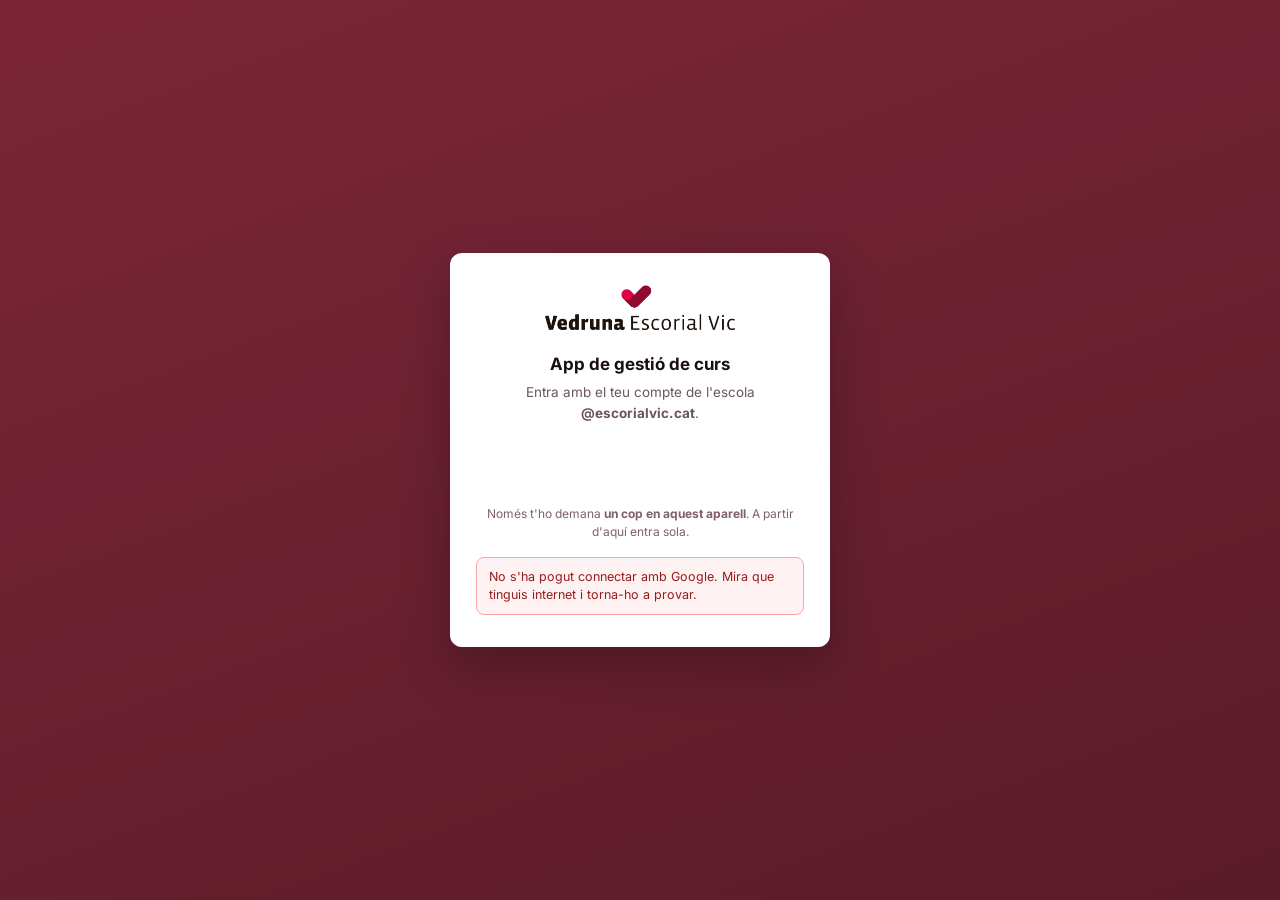
<file: index.html>
<!DOCTYPE html>
<html lang="ca">
<head>
  <meta charset="UTF-8">
  <meta name="viewport" content="width=device-width, initial-scale=1.0">
  <title>Vedruna Escorial Vic · Gestió de Notes</title>
  <link rel="icon" type="image/x-icon" href="img/favicon.ico?v=10">
  <link rel="icon" type="image/svg+xml" href="img/favicon.svg?v=10">
  <link rel="icon" type="image/png" sizes="32x32" href="img/favicon-32.png?v=10">
  <link rel="icon" type="image/png" sizes="16x16" href="img/favicon-16.png?v=10">
  <link rel="apple-touch-icon" sizes="180x180" href="img/apple-touch-icon.png?v=10">
  <link rel="manifest" href="manifest.webmanifest">
  <meta name="theme-color" content="#4A1520">
  <meta name="apple-mobile-web-app-capable" content="yes">
  <meta name="apple-mobile-web-app-status-bar-style" content="black-translucent">
  <meta name="apple-mobile-web-app-title" content="Gestió Curs">
  <meta name="mobile-web-app-capable" content="yes">
  <link rel="preconnect" href="https://fonts.googleapis.com">
  <link rel="preconnect" href="https://fonts.gstatic.com" crossorigin>
  <link rel="preconnect" href="https://script.google.com">
  <link rel="preconnect" href="https://script.googleusercontent.com">
  <link href="https://fonts.googleapis.com/css2?family=Inter:wght@300;400;500;600;700&display=swap" rel="stylesheet">
  <link rel="stylesheet" href="css/main.css?v=v391">
</head>
<body>
  <!-- ⚠ El primer que troba el tabulador: saltar-se el menú i anar al
       contingut. Sense això calia passar 24 elements a cada pantalla
       (auditoria 6/9/2026). -->
  <a href="#contingut" class="salta-al-contingut">Salta al contingut</a>

  <!-- Botó menú (només mòbil) -->
  <button class="mobile-menu-btn" id="mobileMenuBtn" onclick="toggleSidebar()" aria-label="Obrir menú">
    <svg viewBox="0 0 24 24" fill="none" stroke="currentColor" stroke-width="2.2"><line x1="3" y1="6" x2="21" y2="6"/><line x1="3" y1="12" x2="21" y2="12"/><line x1="3" y1="18" x2="21" y2="18"/></svg>
  </button>

<!-- LA PANTALLA D'ARRENCADA
       És la primera cosa que veu qualsevol cada matí, i per això és a
       l'HTML i no la pinta el JS: ha de ser-hi des del primer instant,
       abans que carregui res. Se'n va sola quan l'app ja té les dades. -->
  <div class="arrencada" id="arrencada">
    <div class="arrencada-caixa">
      <img class="arrencada-logo" src="img/logo-horitzontal.png" alt="Vedruna Escorial Vic">
      <p class="arrencada-curs">Curs 2026 · 2027</p>
      <div class="arrencada-barra" role="progressbar" aria-label="Carregant"><span></span></div>
      <p class="arrencada-estat" id="arrencadaEstat" role="status" aria-live="polite">Posant-ho tot al dia…</p>
      <button type="button" class="arrencada-surt" id="arrencadaSurt" onclick="_arrencadaFora(true)" hidden>
        Entrar igualment
      </button>
    </div>
  </div>

  <div class="sidebar-overlay" id="sidebarOverlay" onclick="closeSidebar()"></div>

  <!-- SIDEBAR -->
  <nav class="sidebar" id="sidebar">
    <div class="sidebar-brand">
      <img src="img/logo-horitzontal.png" alt="Vedruna Escorial Vic">
      <p class="sidebar-brand-title" id="sidebarBrandTitle">Gestió de curs · Tutors</p>
    </div>
    <div class="sidebar-nav">
      <a class="nav-item nav-item-profile nav-item-profile-top" href="#" onclick="showPage('perfil'); return false;">
        <span class="nav-profile-avatar" id="navProfileAvatar">M</span>
        <span class="nav-profile-name" id="navProfileName">El meu perfil</span>
      </a>

      <div class="nav-section-label">General</div>

      <a class="nav-item" href="#" onclick="showPage('home'); return false;">
        <svg viewBox="0 0 24 24" fill="none" stroke="currentColor" stroke-width="1.8"><rect x="3" y="3" width="7" height="7" rx="1"/><rect x="14" y="3" width="7" height="7" rx="1"/><rect x="3" y="14" width="7" height="7" rx="1"/><rect x="14" y="14" width="7" height="7" rx="1"/></svg>
        Inici
      </a>
      <a class="nav-item" href="#" onclick="showPage('horari'); return false;">
        <svg viewBox="0 0 24 24" fill="none" stroke="currentColor" stroke-width="1.8"><circle cx="12" cy="12" r="10"/><polyline points="12 6 12 12 16 14"/></svg>
        Horari
      </a>
      <a class="nav-item" href="#" onclick="showPage('planning'); return false;">
        <svg viewBox="0 0 24 24" fill="none" stroke="currentColor" stroke-width="1.8"><rect x="3" y="3" width="18" height="18" rx="2"/><line x1="9" y1="3" x2="9" y2="21"/><line x1="15" y1="3" x2="15" y2="21"/><line x1="3" y1="9" x2="21" y2="9"/><line x1="3" y1="15" x2="21" y2="15"/></svg>
        Planning setmanal
      </a>
      <a class="nav-item" href="#" onclick="showPage('calendari'); return false;">
        <svg viewBox="0 0 24 24" fill="none" stroke="currentColor" stroke-width="1.8"><rect x="3" y="4" width="18" height="18" rx="2"/><line x1="16" y1="2" x2="16" y2="6"/><line x1="8" y1="2" x2="8" y2="6"/><line x1="3" y1="10" x2="21" y2="10"/><circle cx="12" cy="16" r="2" fill="currentColor"/></svg>
        Calendari mensual
      </a>
      <a class="nav-item" href="#" onclick="showPage('tasques'); return false;">
        <svg viewBox="0 0 24 24" fill="none" stroke="currentColor" stroke-width="1.8"><line x1="9" y1="6" x2="20" y2="6"/><line x1="9" y1="12" x2="20" y2="12"/><line x1="9" y1="18" x2="20" y2="18"/><polyline points="4 6 5 7 7 5"/><polyline points="4 12 5 13 7 11"/><polyline points="4 18 5 19 7 17"/></svg>
        Tasques
      </a>
      <a class="nav-item" id="navAlumnes" href="#" onclick="showPage('alumnes'); return false;">
        <svg viewBox="0 0 24 24" fill="none" stroke="currentColor" stroke-width="1.8"><path d="M17 21v-2a4 4 0 0 0-4-4H5a4 4 0 0 0-4 4v2"/><circle cx="9" cy="7" r="4"/><path d="M23 21v-2a4 4 0 0 0-3-3.87M16 3.13a4 4 0 0 1 0 7.75"/></svg>
        Alumnes
      </a>
      <!-- NOMÉS a l'app de direcció: _rolAplicaInterficie() l'ensenya -->
      <a class="nav-item" id="navDocents" style="display:none" href="#" onclick="showPage('docents'); return false;">
        <svg viewBox="0 0 24 24" fill="none" stroke="currentColor" stroke-width="1.8"><path d="M22 10v6M2 10l10-5 10 5-10 5z"/><path d="M6 12v5c3 3 9 3 12 0v-5"/></svg>
        Docents
      </a>
      <a class="nav-item" href="#" onclick="showPage('observacions'); return false;">
        <svg viewBox="0 0 24 24" fill="none" stroke="currentColor" stroke-width="1.8"><path d="M21 15a2 2 0 0 1-2 2H7l-4 4V5a2 2 0 0 1 2-2h14a2 2 0 0 1 2 2z"/></svg>
        Observacions
      </a>
      <a class="nav-item" href="#" onclick="showPage('assoliments'); return false;">
        <svg viewBox="0 0 24 24" fill="none" stroke="currentColor" stroke-width="1.8"><circle cx="12" cy="12" r="10"/><polyline points="16 8 10 14 7 11"/></svg>
        Assoliments
      </a>
      <a class="nav-item" href="#" onclick="showPage('registres'); return false;">
        <svg viewBox="0 0 24 24" fill="none" stroke="currentColor" stroke-width="1.8"><path d="M9 5H7a2 2 0 0 0-2 2v12a2 2 0 0 0 2 2h10a2 2 0 0 0 2-2V7a2 2 0 0 0-2-2h-2M9 5a2 2 0 0 0 2 2h2a2 2 0 0 0 2-2M9 5a2 2 0 0 1 2-2h2a2 2 0 0 1 2 2"/><line x1="9" y1="12" x2="15" y2="12"/><line x1="9" y1="16" x2="13" y2="16"/></svg>
        Registres d'aula
      </a>

      <div class="nav-section-label" style="margin-top:10px;">Assignatures</div>
      <div id="navAssignatures">
        <!-- Es genera dinàmicament del perfil (perfilRenderNavAssigs) -->
      </div>

      <!-- Les eines: un sol botó que obre la pàgina amb una targeta per
           eina. Fins a la v295 hi havia un desplegable al menú i això era
           opcional; des de la v296 és l'única manera, per a tothom. -->
      <a class="nav-item nav-item-eines" id="navEinesPagina" href="#" onclick="showPage('eines'); return false;">
        <!-- Una caixa d'eines. ⚠ NO la clau anglesa: és la mateixa icona que
             l'assignatura «Tallers» (veure `_assigIcon`), i just a sota de les
             assignatures semblava una assignatura més (en Pol, 17/10/2026). -->
        <svg viewBox="0 0 24 24" fill="none" stroke="currentColor" stroke-width="1.8"><path d="M3 9h18v10a2 2 0 0 1-2 2H5a2 2 0 0 1-2-2z"/><path d="M8 9V6a2 2 0 0 1 2-2h4a2 2 0 0 1 2 2v3"/><path d="M3 14h18"/></svg>
        Eines
      </a>
      <!-- ⚠ AQUESTA LLISTA NO ES VEU, I HA DE SEGUIR AQUÍ.

           És d'on surten les targetes de la pàgina d'Eines
           (`renderEines()`): d'aquí en treu la icona, el rètol i quina
           pàgina obre cadascuna. Si una eina s'afegeix aquí, la targeta hi
           apareix sola; i les que una mestra no té (`#navSeients` a una
           especialista, `#navRubaval` o `#navAules` a qui no les ha
           demanades) no hi surten, perquè el seu botó ja queda amagat.
           Per tant: afegir una eina = afegir-hi un `<a>` aquí dins. -->
      <div id="einesItems" style="display:none">
        <a class="nav-item" href="#" onclick="showPage('grups'); return false;">
          <svg viewBox="0 0 24 24" fill="none" stroke="currentColor" stroke-width="1.8"><circle cx="9" cy="7" r="3"/><path d="M3 21v-2a4 4 0 0 1 4-4h4a4 4 0 0 1 4 4v2"/><circle cx="17" cy="7" r="3"/><path d="M23 21v-2a4 4 0 0 0-3-3.87"/></svg>
          Generador de grups
        </a>
        <a class="nav-item" href="#" onclick="showPage('comentaris'); return false;">
          <svg viewBox="0 0 24 24" fill="none" stroke="currentColor" stroke-width="1.8"><path d="M12 20h9"/><path d="M16.5 3.5a2.121 2.121 0 0 1 3 3L7 19l-4 1 1-4L16.5 3.5z"/></svg>
          Generador de comentaris
        </a>
        <a class="nav-item" id="navSeients" href="#" onclick="showPage('seients'); return false;">
          <svg viewBox="0 0 24 24" fill="none" stroke="currentColor" stroke-width="1.8"><rect x="4" y="4" width="7" height="7" rx="1"/><rect x="13" y="4" width="7" height="7" rx="1"/><rect x="4" y="13" width="7" height="7" rx="1"/><rect x="13" y="13" width="7" height="7" rx="1"/></svg>
          Distribució de l'aula
        </a>
        <a class="nav-item" href="#" onclick="showPage('reunions'); return false;">
          <svg viewBox="0 0 24 24" fill="none" stroke="currentColor" stroke-width="1.8"><rect x="3" y="4" width="18" height="18" rx="2"/><line x1="16" y1="2" x2="16" y2="6"/><line x1="8" y1="2" x2="8" y2="6"/><line x1="3" y1="10" x2="21" y2="10"/><polyline points="9 15 11 17 15 13"/></svg>
          Convocar reunions
        </a>
        <a class="nav-item" href="#" onclick="showPage('postits'); return false;">
          <svg viewBox="0 0 24 24" fill="none" stroke="currentColor" stroke-width="1.8"><path d="M15 3H5a2 2 0 0 0-2 2v14a2 2 0 0 0 2 2h9l7-7V5a2 2 0 0 0-2-2z"/><path d="M15 21v-6a2 2 0 0 1 2-2h4"/></svg>
          Notes i post-its
        </a>
        <!-- La meva llibreta: neix amagada. Només la veu qui tingui
             `window.EINES_LLIBRETA = true` al seu js/personal.js. -->
        <a class="nav-item" id="navLlibreta" style="display:none" href="#" onclick="showPage('llibreta'); return false;">
          <svg viewBox="0 0 24 24" fill="none" stroke="currentColor" stroke-width="1.8"><path d="M4 19.5A2.5 2.5 0 0 1 6.5 17H20"/><path d="M6.5 2H20v20H6.5A2.5 2.5 0 0 1 4 19.5v-15A2.5 2.5 0 0 1 6.5 2z"/></svg>
          La meva llibreta
        </a>
        <!-- Aules lliures: neix amagada. Només la veu qui tingui
             `window.EINES_AULES = true` al seu js/personal.js. -->
        <a class="nav-item" id="navAules" style="display:none" href="#" onclick="showPage('aules'); return false;">
          <svg viewBox="0 0 24 24" fill="none" stroke="currentColor" stroke-width="1.8"><path d="M3 21h18"/><path d="M5 21V8l7-5 7 5v13"/><path d="M10 21v-5h4v5"/></svg>
          Aules lliures
        </a>
        <!-- Rúbriques d'avaluació: neix amagada. Només la veu qui tingui
             `window.EINES_RUBAVAL = true` al seu js/personal.js. -->
        <a class="nav-item" id="navRubaval" style="display:none" href="#" onclick="showPage('rubaval'); return false;">
          <svg viewBox="0 0 24 24" fill="none" stroke="currentColor" stroke-width="1.8"><rect x="3" y="4" width="18" height="16" rx="2"/><line x1="3" y1="10" x2="21" y2="10"/><line x1="9" y1="10" x2="9" y2="20"/><path d="M13 14h5M13 17h3"/></svg>
          Rúbriques d'avaluació
        </a>
        <!-- Anàlisi del curs: neix amagada. Només la veu qui tingui
             `window.EINES_ANALISI = true` al seu js/personal.js. -->
        <a class="nav-item" id="navAnalisi" style="display:none" href="#" onclick="showPage('analisi'); return false;">
          <svg viewBox="0 0 24 24" fill="none" stroke="currentColor" stroke-width="1.8"><path d="M3 3v18h18"/><rect x="7" y="12" width="3" height="6" rx="0.5"/><rect x="12" y="8" width="3" height="10" rx="0.5"/><rect x="17" y="5" width="3" height="13" rx="0.5"/></svg>
          Anàlisi del curs
        </a>
        <!-- Temporitzador: neix amagat. Només el veu qui tingui
             `window.EINES_TEMPORITZADOR = true` al seu js/personal.js. -->
        <a class="nav-item" id="navTemporitzador" style="display:none" href="#" onclick="showPage('temporitzador'); return false;">
          <svg viewBox="0 0 24 24" fill="none" stroke="currentColor" stroke-width="1.8"><circle cx="12" cy="13" r="8"/><path d="M12 9v4l2.5 2"/><path d="M9 2h6"/></svg>
          Temporitzador
        </a>
      </div>
    </div>

    <div class="sidebar-footer">
      <div class="sidebar-footer-row">
        <a class="nav-item nav-item-half" href="manual.html" target="_blank">
          <svg viewBox="0 0 24 24" fill="none" stroke="currentColor" stroke-width="1.8"><path d="M2 3h6a4 4 0 0 1 4 4v14a3 3 0 0 0-3-3H2z"/><path d="M22 3h-6a4 4 0 0 0-4 4v14a3 3 0 0 1 3-3h7z"/></svg>
          Manual d'ús
        </a>
        <a class="nav-item nav-item-half" href="#" onclick="openConfig(); return false;">
          <svg viewBox="0 0 24 24" fill="none" stroke="currentColor" stroke-width="1.8"><circle cx="12" cy="12" r="3"/><path d="M19.07 4.93a10 10 0 0 1 0 14.14M4.93 4.93a10 10 0 0 0 0 14.14"/></svg>
          Configuració
        </a>
      </div>
      <div class="sidebar-sync-row">
        <a class="sidebar-sheets-link" href="#" id="linkFullPrincipal" target="_blank" title="Obrir full de càlcul" onclick="return _obreFullPrincipal(event)">
          <svg viewBox="0 0 24 24" width="13" height="13" fill="none" stroke="currentColor" stroke-width="2"><path d="M14 2H6a2 2 0 0 0-2 2v16a2 2 0 0 0 2 2h12a2 2 0 0 0 2-2V8z"/><polyline points="14 2 14 8 20 8"/><line x1="16" y1="13" x2="8" y2="13"/><line x1="16" y1="17" x2="8" y2="17"/></svg>
          Full de càlcul
        </a>
        <div class="sidebar-sync">
          <div class="sync-dot" id="syncDot"></div>
          <span id="syncText">No configurat</span>
          <span id="syncHora" class="sync-hora" style="display:none"></span>
        </div>
      </div>
    </div>
  </nav>

  <!-- MAIN -->
  <div class="main" id="contingut" role="main" tabindex="-1">


    <!-- PÀGINA: INICI -->
    <div class="page-content" id="page-home">
      <section class="hero">
        <p class="hero-eyebrow">Curs 2026 · 2027</p>
        <h1 class="hero-title" id="heroGreeting">Benvingut/da!</h1>
        <p class="hero-tagline">Un gran curs necessita una gran organització.</p>
      </section>

      <div class="setup-banner" id="setupBanner">
        <svg viewBox="0 0 24 24" fill="none" stroke="currentColor" stroke-width="1.8" stroke-linecap="round" stroke-linejoin="round"><circle cx="12" cy="12" r="10"/><line x1="12" y1="8" x2="12" y2="12"/><line x1="12" y1="16" x2="12.01" y2="16"/></svg>
        <div class="setup-banner-text">
          <strong>Pas 1:</strong> Configura la connexió amb Google Sheets via Apps Script.
          <button type="button" class="setup-banner-link" onclick="openConfig()">Obrir configuració →</button>
        </div>
      </div>
      <div id="statsRow" style="display:none"></div>

      <!-- ACCÉS RÀPID -->
      <div style="margin-top:12px">
        <div class="home-accions-grid">
          <div class="home-accio" id="homeAccioAlumnes" onclick="showPage('alumnes')">
            <svg viewBox="0 0 24 24" fill="none" stroke="currentColor" stroke-width="1.8"><path d="M17 21v-2a4 4 0 0 0-4-4H5a4 4 0 0 0-4 4v2"/><circle cx="9" cy="7" r="4"/><path d="M23 21v-2a4 4 0 0 0-3-3.87M16 3.13a4 4 0 0 1 0 7.75"/></svg>
            Alumnes
          </div>
          <div class="home-accio" onclick="showPage('planning')">
            <svg viewBox="0 0 24 24" fill="none" stroke="currentColor" stroke-width="1.8"><rect x="3" y="3" width="18" height="18" rx="2"/><line x1="9" y1="3" x2="9" y2="21"/><line x1="15" y1="3" x2="15" y2="21"/><line x1="3" y1="9" x2="21" y2="9"/><line x1="3" y1="15" x2="21" y2="15"/></svg>
            Planning
          </div>
          <div class="home-accio" onclick="showPage('calendari')">
            <svg viewBox="0 0 24 24" fill="none" stroke="currentColor" stroke-width="1.8"><rect x="3" y="4" width="18" height="18" rx="2"/><line x1="16" y1="2" x2="16" y2="6"/><line x1="8" y1="2" x2="8" y2="6"/><line x1="3" y1="10" x2="21" y2="10"/><circle cx="12" cy="16" r="2" fill="currentColor"/></svg>
            Calendari
          </div>
          <div class="home-accio" onclick="showPage('tasques')" style="position:relative">
            <svg viewBox="0 0 24 24" fill="none" stroke="currentColor" stroke-width="1.8"><line x1="9" y1="6" x2="20" y2="6"/><line x1="9" y1="12" x2="20" y2="12"/><line x1="9" y1="18" x2="20" y2="18"/><polyline points="4 6 5 7 7 5"/><polyline points="4 12 5 13 7 11"/><polyline points="4 18 5 19 7 17"/></svg>
            Tasques
            <span class="home-badge" id="homeTasquesBadge" style="display:none"></span>
          </div>
          <div class="home-accio" onclick="showPage('observacions')">
            <svg viewBox="0 0 24 24" fill="none" stroke="currentColor" stroke-width="1.8"><path d="M21 15a2 2 0 0 1-2 2H7l-4 4V5a2 2 0 0 1 2-2h14a2 2 0 0 1 2 2z"/></svg>
            Observacions
          </div>
          <div class="home-accio" onclick="showPage('registres')">
            <svg viewBox="0 0 24 24" fill="none" stroke="currentColor" stroke-width="1.8"><path d="M9 5H7a2 2 0 0 0-2 2v12a2 2 0 0 0 2 2h10a2 2 0 0 0 2-2V7a2 2 0 0 0-2-2h-2M9 5a2 2 0 0 0 2 2h2a2 2 0 0 0 2-2M9 5a2 2 0 0 1 2-2h2a2 2 0 0 1 2 2"/><line x1="9" y1="12" x2="15" y2="12"/><line x1="9" y1="16" x2="13" y2="16"/></svg>
            Registres d'aula
          </div>
        </div>
      </div>

  

    <!-- AVÍS FORT — sobre «Possibles actualitzacions»
         Neix amagat. Només el veu qui el tingui encès al seu js/personal.js
         (`window.AVIS_INICI = '<id de l avis>'`) i mentre no l'hagi marcat
         com a llegit. Un cop marcat, no torna a sortir mai més, ni en un
         altre aparell: es desa al perfil. El TEXT viu aquí; l'id només diu
         quin avís és, per si algun dia n'hi ha un altre. Veure
         js/millores.js. -->
      <div class="home-avis-fort" id="avisInici" style="display:none" role="alert">
        <svg viewBox="0 0 24 24" fill="none" stroke="currentColor" stroke-width="1.9" aria-hidden="true" stroke-linecap="round" stroke-linejoin="round"><path d="M10.29 3.86 1.82 18a2 2 0 0 0 1.71 3h16.94a2 2 0 0 0 1.71-3L13.71 3.86a2 2 0 0 0-3.42 0z"/><line x1="12" y1="9" x2="12" y2="13"/><line x1="12" y1="17" x2="12.01" y2="17"/></svg>
        <div class="home-avis-fort-cos">
          <p class="home-avis-fort-text">Els <strong>assoliments</strong> ja es generen sols. A Assoliments hi trobaràs els objectius d'aprenentatge que ha publicat direcció per al teu curs i el trimestre: <strong>ja no els has d'entrar un per un</strong> ni descarregar cap document. Només has de marcar cada alumne. De moment hi ha els del 1r trimestre i encara estan en revisió, i si hi veus res estrany tens el botó <strong>Avís d'error</strong> al costat d'«Afegir objectiu».</p>
          <button type="button" class="home-avis-fort-ok" onclick="avisIniciMarcaLlegit()">Marcar com a llegit</button>
        </div>
      </div>

    <!-- POSSIBLES ACTUALITZACIONS -->
      <button type="button" class="home-millores" onclick="obreMillores()">
        <svg id="homeMilloresEstrella" viewBox="0 0 24 24" fill="none" stroke="currentColor" stroke-width="1.8" aria-hidden="true"><path d="M12 2l2.4 5.6L20 9l-4.4 3.7L17 19l-5-3-5 3 1.4-6.3L4 9l5.6-1.4z"/></svg>
        <span class="home-millores-compte" id="homeMilloresCompte" style="display:none" role="status"></span>
        <span class="home-millores-text">
          <strong>Possibles actualitzacions</strong>
          <span>Coses que altres mestres ja fan servir. Si te'n serveix cap, demana-la.</span>
        </span>
      </button>


      <!-- BLOC AVUI + SETMANA -->
      <div class="home-top-grid" style="margin-top:12px">

        <!-- Avui: horari + subtext -->
        <div class="home-card home-avui">
          <div class="home-card-header">
            <span class="home-card-label" id="homeAvuiLabel">Avui</span>
            <span class="home-card-header-right" id="homeTrimestreLabel"></span>
          </div>
          <!-- Les coses d'avui que no són una franja de l'horari: qui fa
               anys i el que hi hagi apuntat al dia d'avui del planning.
               Van a dalt de tot perquè es vegin sense desplaçar, i el bloc
               no hi és quan no hi ha res a dir. -->
          <div id="homeAvuiDestacats" class="home-avui-destacats" style="display:none"></div>
          <div id="homeHorari" class="home-horari-list">
            <p class="home-empty-hint">L'horari es mostrarà quan estigui configurat.</p>
          </div>
        </div>

        <!-- Recordatoris: tasques d'avui + coses de la setmana -->
        <div class="home-card home-recordatoris">
          <div class="home-card-header">
            <span class="home-card-label">Per tenir en compte</span>
          </div>
          <div id="homeRecordatoris" class="home-rec-list">
            <p class="home-empty-hint">Sense recordatoris per avui.</p>
          </div>
        </div>
      </div>

      <!-- BLOC SETMANA -->
      <div class="home-card home-setmana" style="margin-top:12px">
        <div class="home-card-header">
          <span class="home-card-label">Com pinta la setmana</span>
          <button class="btn btn-ghost btn-sm" onclick="showPage('planning')">Veure planning →</button>
        </div>
        <div id="homeSetmana" class="home-setmana-grid"></div>
      </div>


      <!-- ENLLAÇOS D'INTERÈS -->
      <div style="margin-top:12px">
        <div class="home-links-mini">
          <a class="home-link-mini" href="https://mail.google.com/mail/u/0/#inbox" target="_blank" title="Gmail">
            <img src="img/link_gmail.png" alt="Gmail" width="40" height="40">
          </a>
          <a class="home-link-mini" href="https://drive.google.com/drive/my-drive" target="_blank" title="Google Drive">
            <img src="img/link_drive.png" alt="Google Drive" width="40" height="40">
          </a>
          <a class="home-link-mini" href="https://escorialvic.clickedu.eu/user.php?action=login" target="_blank" title="Clickedu">
            <img src="img/link_clickedu.png" alt="Clickedu" width="40" height="40">
          </a>
          <a class="home-link-mini" data-cfg="coordinacio" href="#" target="_blank" title="Coordinació">
            <img src="img/link_coordinacio.png" alt="Coordinació" width="40" height="40">
          </a>
          <a class="home-link-mini" data-cfg="classdojo" href="#" target="_blank" title="ClassDojo">
            <img src="img/link_classdojo.png" alt="ClassDojo" width="40" height="40">
          </a>
        </div>
      </div>
    </div>

    <!-- PÀGINA: HORARI -->
    <div class="page-content page-hidden" id="page-horari">
      <div class="page-inner">
        <div class="horari-header">
          <div>
            <h1 class="hero-title" style="margin:0">Horari</h1>
            <p class="hero-tagline" style="margin:4px 0 0">La teva plantilla setmanal. En aplicar-la, omple el planning de tot el curs.</p>
          </div>
          <div class="horari-header-actions">
            <button class="btn btn-ghost btn-sm" onclick="obrePdfHorari()">Omplir-lo amb el PDF</button>
            <button class="btn btn-ghost btn-sm" onclick="obreImportHorari()">Importar ràpid</button>
            <button class="btn btn-primary btn-sm" onclick="aplicarHorariAlPlanning()">Aplicar al planning</button>
          </div>
        </div>
        <div class="horari-grid-wrap">
          <table class="horari-grid" id="horariGrid"></table>
        </div>
        <p class="modal-hint" style="margin-top:12px">Clica una casella per assignar-hi una matèria. Les matèries que posis aquí es crearan automàticament a l'app.</p>
      </div>
    </div>

    <!-- EL QUE EL LECTOR NO HA ENTÈS DEL DOCUMENT -->
    <div class="modal-overlay" id="dubtesOverlay" onclick="if(event.target===this)tancaDubtes()">
      <div class="modal" style="width:min(680px, calc(100vw - 32px))">
        <div class="modal-header">
          <div>
            <div class="modal-header-title">Coses del document que no he sabut col·locar</div>
            <div class="modal-header-sub" id="dubtesSub">—</div>
          </div>
          <button class="modal-close" aria-label="Tancar" title="Tancar" onclick="tancaDubtes()"><svg viewBox="0 0 24 24" fill="none" stroke="currentColor" stroke-width="2"><path d="M18 6L6 18M6 6l12 12"/></svg></button>
        </div>
        <div class="modal-body">
          <p class="modal-hint" style="margin:0 0 14px">
            Quan no estic segur de qui és una cosa del document, <strong>no la poso a la fitxa
            de ningú</strong> i te la deixo aquí. Val més que hi falti a que surti al nen
            equivocat.
          </p>
          <div id="dubtesLlista"></div>
        </div>
        <div class="modal-footer">
          <button class="btn btn-secondary" onclick="tancaDubtes()">Tancar</button>
        </div>
      </div>
    </div>

    <!-- MODAL: editar casella d'horari -->
    <div class="modal-overlay" id="horariCellOverlay" onclick="if(event.target===this)closeHorariCell()">
      <div class="modal" style="max-width:420px">
        <div class="modal-header">
          <div class="modal-header-title" id="horariCellTitle">Casella</div>
          <button class="modal-close" aria-label="Tancar" title="Tancar" onclick="closeHorariCell()"><svg viewBox="0 0 24 24" fill="none" stroke="currentColor" stroke-width="2"><path d="M18 6L6 18M6 6l12 12"/></svg></button>
        </div>
        <div class="modal-body">
          <div class="modal-field">
            <div class="modal-label">Matèria</div>
            <!-- Enter desa: és un camp sol amb un botó Desar, i prémer Enter
                 aquí no feia res (segona auditoria, 8/9/2026). Amb 35 caselles
                 per omplir, haver d'agafar el ratolí a cada una és molta feina. -->
            <input class="modal-input" id="horariCellAssig" list="horariAssigList" placeholder="Ex: Matemàtiques" autocomplete="off" maxlength="40" aria-label="Matèria" onkeydown="if(event.key==='Enter'){event.preventDefault();desarHorariCell();}">
            <datalist id="horariAssigList"></datalist>
            <div class="modal-hint">Escriu-la o tria'n una de ja existents.</div>
          </div>
          <div class="horari-quick" id="horariQuickChips"></div>
          <div class="horari-rols-block" id="horariRolsBlock" style="display:none">
            <div class="modal-label" style="margin-top:16px">Encàrrecs del pati</div>
            <div class="horari-rols" id="horariRolsChips"></div>
          </div>
        </div>
        <div class="modal-footer">
          <button class="btn btn-secondary" onclick="buidarHorariCell()">Buidar</button>
          <button class="btn btn-primary" onclick="desarHorariCell()">Desar</button>
        </div>
      </div>
    </div>

    <!-- MODAL: importar horari ràpid -->
    <div class="modal-overlay" id="importHorariOverlay" onclick="if(event.target===this)closeImportHorari()">
      <div class="modal" style="max-width:560px">
        <div class="modal-header">
          <div>
            <div class="modal-header-title">Importar horari</div>
            <div class="modal-header-sub">Enganxa'l i l'app l'omple sol</div>
          </div>
          <button class="modal-close" aria-label="Tancar" title="Tancar" onclick="closeImportHorari()"><svg viewBox="0 0 24 24" fill="none" stroke="currentColor" stroke-width="2"><path d="M18 6L6 18M6 6l12 12"/></svg></button>
        </div>
        <div class="modal-body">
          <div class="modal-field">
            <div class="modal-label">Enganxa l'horari</div>
            <textarea class="modal-textarea" id="importHorariText" rows="9" oninput="_renderImportPreview()" placeholder="Una fila per franja horària, i les matèries de dilluns a divendres separades per tabulador o coma.

Exemple:
Matemàtiques, Català, Medi, Anglès, Matemàtiques
Català, Matemàtiques, Anglès, Medi, Català
..." aria-label="Enganxa aquí l horari"></textarea>
            <div class="modal-hint">Pots copiar-lo directament d'un full de càlcul (les columnes s'enganxen amb tabuladors). Cada fila = una franja; cada columna = un dia (dilluns→divendres). No hi posis la fila del pati: la zona de vigilància s'anota després clicant les caselles de pati.</div>
          </div>
          <div id="importHorariPreview" class="import-preview"></div>
        </div>
        <div class="modal-footer">
          <button class="btn btn-secondary" onclick="closeImportHorari()">Cancel·lar</button>
          <button class="btn btn-primary" onclick="aplicarImportHorari()">Omplir horari</button>
        </div>
      </div>
    </div>


    <!-- POSSIBLES ACTUALITZACIONS -->
    <div class="modal-overlay" id="milloresOverlay" onclick="if(event.target===this)tancaMillores()">
      <div class="modal" style="width:min(680px, calc(100vw - 32px))">
        <div class="modal-header">
          <div>
            <div class="modal-header-title">Possibles actualitzacions</div>
            <div class="modal-header-sub">Coses que ja funcionen a l'app d'algú altre</div>
          </div>
          <button class="modal-close" aria-label="Tancar" title="Tancar" onclick="tancaMillores()"><svg viewBox="0 0 24 24" fill="none" stroke="currentColor" stroke-width="2"><path d="M18 6L6 18M6 6l12 12"/></svg></button>
        </div>
        <div class="modal-body">
          <p class="modal-hint" style="margin:0 0 14px">
            Llegeix-les amb calma. Si te'n serveix alguna, clica <strong>«Jo la vull!»</strong>
            i li arribarà a en Pol amb el teu nom. No es fa res fins que ell t'ho prepari.
          </p>
          <div id="milloresLlista"></div>
        </div>
        <div class="modal-footer">
          <button class="btn btn-secondary" onclick="tancaMillores()">Tancar</button>
        </div>
      </div>
    </div>

    <!-- DEMANAR-NE UNA -->
    <div class="modal-overlay" id="milloraConfirmaOverlay" onclick="if(event.target===this)tancaMilloraConfirma()">
      <div class="modal" style="width:min(480px, calc(100vw - 32px))">
        <div class="modal-header">
          <div>
            <div class="modal-header-title">Demanar-la</div>
            <div class="modal-header-sub" id="milloraConfirmaQue">—</div>
          </div>
          <button class="modal-close" aria-label="Tancar" title="Tancar" onclick="tancaMilloraConfirma()"><svg viewBox="0 0 24 24" fill="none" stroke="currentColor" stroke-width="2"><path d="M18 6L6 18M6 6l12 12"/></svg></button>
        </div>
        <div class="modal-body">
          <div class="modal-field">
            <label class="modal-label" for="milloraNota">Vols dir-li res més? (opcional)</label>
            <textarea class="modal-textarea" id="milloraNota" rows="3" placeholder="Ex: si pot ser abans de les entrevistes de desembre, millor."></textarea>
            <div class="modal-hint">S'enviarà un correu a en Pol amb el teu nom i què demanes. Res més.</div>
          </div>
        </div>
        <div class="modal-footer">
          <button class="btn btn-secondary" onclick="tancaMilloraConfirma()">Cancel·lar</button>
          <button class="btn btn-primary" onclick="milloraEnvia()">Enviar-li</button>
        </div>
      </div>
    </div>

    <!-- TINC UNA IDEA! (des de la pàgina d'Eines) -->
    <div class="modal-overlay" id="ideaOverlay" onclick="if(event.target===this)tancaIdea()">
      <div class="modal" style="width:min(520px, calc(100vw - 32px))">
        <div class="modal-header">
          <div>
            <div class="modal-header-title">Tinc una idea!</div>
            <div class="modal-header-sub">Una eina que et faria servei, o una cosa que t'aniria millor d'una altra manera</div>
          </div>
          <button class="modal-close" aria-label="Tancar" title="Tancar" onclick="tancaIdea()"><svg viewBox="0 0 24 24" fill="none" stroke="currentColor" stroke-width="2"><path d="M18 6L6 18M6 6l12 12"/></svg></button>
        </div>
        <div class="modal-body">
          <div class="modal-field">
            <label class="modal-label" for="ideaText">Explica-la com et surti</label>
            <textarea class="modal-textarea" id="ideaText" rows="5" placeholder="Escriu la teva idea aquí"></textarea>
            <div class="modal-hint">No cal que estigui ben rodona ni que sàpigues com es faria: amb entendre què necessites ja n'hi ha prou. S'enviarà un correu a en Pol amb el teu nom i el que escriguis aquí. Res més.</div>
          </div>
        </div>
        <div class="modal-footer">
          <button class="btn btn-secondary" onclick="tancaIdea()">Cancel·lar</button>
          <button class="btn btn-primary" onclick="ideaEnvia()">Enviar-li</button>
        </div>
      </div>
    </div>

    <!-- IMPORTAR L'HORARI DES DEL PDF DE L'ESCOLA -->
    <div class="modal-overlay" id="pdfHorariOverlay" onclick="if(event.target===this)tancaPdfHorari()">
      <div class="modal" style="width:min(780px, calc(100vw - 32px))">
        <div class="modal-header">
          <div>
            <div class="modal-header-title">L'horari, des del PDF de l'escola</div>
            <div class="modal-header-sub">Adjunta'l i s'omple sol</div>
          </div>
          <button class="modal-close" aria-label="Tancar" title="Tancar" onclick="tancaPdfHorari()"><svg viewBox="0 0 24 24" fill="none" stroke="currentColor" stroke-width="2"><path d="M18 6L6 18M6 6l12 12"/></svg></button>
        </div>
        <div class="modal-body">
          <div class="modal-field" id="pdfHorariTria">
            <label class="modal-label" for="pdfHorariFitxer">El PDF dels horaris</label>
            <input class="form-input" type="file" id="pdfHorariFitxer" accept="application/pdf,.pdf" onchange="_pdfHorariObre(this.files[0])">
            <div class="modal-hint">És el que passa la direcció a principi de curs. Pots adjuntar-hi el de tota l'escola: buscaré la teva pàgina. No surt d'aquest ordinador.</div>
          </div>

          <div id="pdfHorariQui" style="display:none"></div>
          <div id="pdfHorariPrevi"></div>
        </div>
        <div class="modal-footer">
          <button class="btn btn-secondary" onclick="tancaPdfHorari()">Cancel·lar</button>
          <button class="btn btn-primary" id="pdfHorariBtn" onclick="_pdfHorariAplica()" disabled>Omplir l'horari</button>
        </div>
      </div>
    </div>

    <!-- MODAL: adjuntar el PDF d'horaris de tot el claustre (direcció) -->
    <div class="modal-overlay" id="horClaPdfOverlay" onclick="if(event.target===this)tancaHorClaPdf()">
      <div class="modal" style="width:min(780px, calc(100vw - 32px))">
        <div class="modal-header">
          <div>
            <div class="modal-header-title">L'horari de tot el claustre</div>
            <div class="modal-header-sub">Des del PDF que passa l'escola</div>
          </div>
          <button class="modal-close" aria-label="Tancar" title="Tancar" onclick="tancaHorClaPdf()"><svg viewBox="0 0 24 24" fill="none" stroke="currentColor" stroke-width="2"><path d="M18 6L6 18M6 6l12 12"/></svg></button>
        </div>
        <div class="modal-body">
          <div class="modal-field">
            <label class="modal-label" for="horClaFitxer">El PDF dels horaris</label>
            <input class="form-input" type="file" id="horClaFitxer" accept="application/pdf,.pdf" onchange="_horClaLlegeixPdf(this.files[0])">
            <div class="modal-hint">El d'horaris dels mestres, el que porta una pàgina per mestra. El llegeix aquest ordinador; el que es desa és el resultat, i el veurà tot l'equip directiu.</div>
          </div>
          <div class="modal-field">
            <label class="modal-label" for="horClaCurs">De quin curs és (opcional)</label>
            <input class="modal-input" type="text" id="horClaCurs" placeholder="Ex: 26-27" autocomplete="off">
          </div>
          <div id="horClaPdfPrevi"></div>
        </div>
        <div class="modal-footer">
          <button class="btn btn-secondary" onclick="tancaHorClaPdf()">Cancel·lar</button>
          <button class="btn btn-primary" id="horClaPdfBtn" onclick="horClaDesaPdf()" disabled>Desar l'horari</button>
        </div>
      </div>
    </div>

    <!-- PÀGINA: TASQUES -->
    <div class="page-content page-hidden" id="page-tasques">
      <div class="tasques-layout tasques-layout-single">

        <!-- Columna principal -->
        <div class="tasques-main">
          <div class="tasques-topbar">
            <!-- Els filtres de categoria els pinta tqRenderFiltres(): cada
                 mestra té les seves i comença sense cap. -->
            <div class="tasques-filters" id="tasquesFilters"></div>
            <button class="btn btn-ghost btn-sm" id="tqNeteja" onclick="netejarTasquesFetes()" style="display:none;color:#EF4444;border-color:#FECACA">🗑 Netejar fetes</button>
            <button class="btn btn-primary btn-sm" onclick="openTasca(null)">+ Nova tasca</button>
          </div>

          <div id="tasquesList" class="tasques-list"></div>
        </div>

        <!-- Google Tasks ocultes (es carreguen i integren a la llista principal) -->
        <div id="gtasquesList" style="display:none"></div>
        <button id="gtasquesRefreshBtn" style="display:none" onclick="loadGoogleTasks(true)"></button>
      </div>
    </div>

    <!-- MODAL: nova/editar tasca -->
    <div class="modal-overlay" id="tascaOverlay" onclick="if(event.target===this)closeTasca()">
      <div class="modal" style="max-width:460px">
        <div class="modal-header">
          <div><div class="modal-header-title" id="tascaModalTitle">Nova tasca</div></div>
          <button class="modal-close" aria-label="Tancar" title="Tancar" onclick="closeTasca()">
            <svg viewBox="0 0 24 24" fill="none" stroke="currentColor" stroke-width="2"><path d="M18 6L6 18M6 6l12 12"/></svg>
          </button>
        </div>
        <div class="modal-body">
          <div class="modal-field">
            <div class="modal-label">Títol *</div>
            <input class="modal-input" required aria-required="true" id="tascaTitol" type="text" placeholder="Ex: Enviar circular als pares" aria-label="Títol" maxlength="120">
          </div>
          <div class="modal-field">
            <div class="modal-label">Descripció (opcional)</div>
            <textarea class="modal-textarea" id="tascaDesc" rows="3" placeholder="Detalls, context, notes…" aria-label="Descripció (opcional)" maxlength="2000"></textarea>
          </div>
          <div class="modal-field">
            <div class="modal-label">Categoria</div>
            <!-- Les pinta tqRenderRadios() amb les categories d'aquesta
                 mestra. Si no en té cap, hi surt només «Sense categoria». -->
            <div class="tq-cat-btns" id="tascaCatBtns"></div>
            <button type="button" class="btn btn-ghost btn-sm" style="margin-top:8px"
                    onclick="obreCatsTasques()">Gestionar les categories…</button>
          </div>
          <div class="modal-field">
            <div class="modal-label">Data límit (opcional)</div>
            <input class="modal-input" id="tascaData" type="date" aria-label="Data límit (opcional)">
          </div>
        </div>
        <div class="modal-footer">
          <button class="btn btn-ghost" id="tascaDelBtn" onclick="deleteTasca()" style="display:none">Eliminar</button>
          <button class="btn btn-secondary" onclick="closeTasca()">Cancel·lar</button>
          <button class="btn btn-primary" onclick="saveTasca()">Guardar</button>
        </div>
      </div>
    </div>

    <!-- MODAL: les categories de tasques d'aquesta mestra -->
    <div class="modal-overlay" id="tqCatsOverlay" onclick="if(event.target===this)tancaCatsTasques()">
      <div class="modal" style="max-width:460px">
        <div class="modal-header">
          <div>
            <div class="modal-header-title">Les teves categories de tasques</div>
            <div class="modal-header-sub">Són només teves. Pots afegir-ne, canviar-los el nom o treure-les.</div>
          </div>
          <button class="modal-close" aria-label="Tancar" title="Tancar" onclick="tancaCatsTasques()">
            <svg viewBox="0 0 24 24" fill="none" stroke="currentColor" stroke-width="2"><path d="M18 6L6 18M6 6l12 12"/></svg>
          </button>
        </div>
        <div class="modal-body">
          <div id="tqCatList" style="margin-bottom:16px"></div>
          <div style="display:flex;gap:10px;align-items:flex-end">
            <div class="modal-field" style="flex:1;margin-bottom:0">
              <div class="modal-label">Afegir-ne una</div>
              <input class="modal-input" id="tqCatNova" type="text" maxlength="24"
                     placeholder="Ex: Reunions" aria-label="Nom de la categoria nova"
                     onkeydown="if(event.key==='Enter'){event.preventDefault();afegeixCatTasca();}">
            </div>
            <button class="btn btn-primary" onclick="afegeixCatTasca()">Afegir</button>
          </div>
          <p class="modal-nota" style="margin-top:12px">
            Si treus una categoria, les tasques que la feien servir es queden sense categoria: no se n'esborra cap.
          </p>
        </div>
        <div class="modal-footer">
          <button class="btn btn-primary" onclick="tancaCatsTasques()">Fet</button>
        </div>
      </div>
    </div>

    <!-- PÀGINA: DISTRIBUCIÓ DE L'AULA -->
    <div class="page-content page-hidden" id="page-seients">
      <div class="seients-header">
        <div>
          <h1 class="hero-title" style="margin:0">Distribució de l'aula</h1>
          <p class="hero-desc" style="margin:2px 0 0">Munta les taules, reparteix els alumnes i evita repetir parelles.</p>
        </div>
        <div class="seients-header-actions">
          <button class="btn btn-ghost btn-sm" onclick="seientsClearLayout()" title="Buida totes les taules">Buidar</button>
          <button class="btn btn-ghost btn-sm" onclick="seientsAutoAssign()" title="Reparteix els alumnes evitant repeticions">
            <svg viewBox="0 0 24 24" fill="none" stroke="currentColor" stroke-width="2" width="14" height="14"><path d="M16 3h5v5M4 20 21 3M21 16v5h-5M15 15l6 6M4 4l5 5"/></svg>
            Repartir alumnes
          </button>
          <button class="btn btn-primary btn-sm" onclick="seientsSave()" title="Desa aquesta distribució i registra les parelles">
            <svg viewBox="0 0 24 24" fill="none" stroke="currentColor" stroke-width="2" width="14" height="14"><path d="M19 21H5a2 2 0 0 1-2-2V5a2 2 0 0 1 2-2h11l5 5v11a2 2 0 0 1-2 2z"/><polyline points="17 21 17 13 7 13 7 21"/><polyline points="7 3 7 8 15 8"/></svg>
            Desar distribució
          </button>
        </div>
      </div>

      <!-- Quin grup s'està col·locant (NOMÉS a l'app de direcció) -->
      <p class="dir-avis-grup" id="seientsGrupAvis" style="display:none" role="status" aria-live="polite"></p>
      <!-- I, si té grups al perfil, el tria aquí mateix (veure js/seients.js) -->
      <div class="grup-picker" id="seientsGrupPicker" style="display:none">
        <label class="modal-label" for="seientsGrupSel">Grup</label>
        <select class="modal-input" id="seientsGrupSel" onchange="canviaGrupSeients(this.value)" style="max-width:260px"></select>
        <span class="grup-picker-hint" id="seientsGrupHint"></span>
      </div>

      <!-- Barra d'eines: crear taules a mida -->
      <div class="seients-toolbar">
        <span class="seients-toolbar-label">Nova fila:</span>
        <div class="seients-creator">
          <button class="seients-step" onclick="_seientsStep(-1)" title="Menys taules">−</button>
          <span class="seients-num" id="seientsNum">2</span>
          <button class="seients-step" onclick="_seientsStep(1)" title="Més taules">+</button>
          <span class="seients-creator-label">taules</span>
        </div>
        <div class="seients-orient">
          <button class="seients-orient-btn active" id="orientH" onclick="_seientsSetOrient('h')" title="Horitzontal">
            <svg viewBox="0 0 24 24" fill="none" stroke="currentColor" stroke-width="1.8" width="14" height="14"><rect x="2" y="9" width="4" height="6" rx="1"/><rect x="7" y="9" width="4" height="6" rx="1"/><rect x="12" y="9" width="4" height="6" rx="1"/><rect x="17" y="9" width="4" height="6" rx="1"/></svg>
            Horitzontal
          </button>
          <button class="seients-orient-btn" id="orientV" onclick="_seientsSetOrient('v')" title="Vertical">
            <svg viewBox="0 0 24 24" fill="none" stroke="currentColor" stroke-width="1.8" width="14" height="14"><rect x="9" y="2" width="6" height="4" rx="1"/><rect x="9" y="7" width="6" height="4" rx="1"/><rect x="9" y="12" width="6" height="4" rx="1"/><rect x="9" y="17" width="6" height="4" rx="1"/></svg>
            Vertical
          </button>
        </div>
        <button class="btn btn-primary btn-sm" onclick="seientsAddRow()">
          <svg viewBox="0 0 24 24" fill="none" stroke="currentColor" stroke-width="2" width="14" height="14"><line x1="12" y1="5" x2="12" y2="19"/><line x1="5" y1="12" x2="19" y2="12"/></svg>
          Afegir al taulell
        </button>
        <div class="seients-toolbar-sep"></div>
        <span class="seients-count" id="seientsCount"></span>
      </div>
      <p class="seients-hint">💡 Arrossega les files pel taulell per col·locar-les on vulguis (grups de 4 = dues files de 2 juntes, forma d'U, zig-zag…). Arrossega els alumnes per asseure'ls.</p>

      <!-- Marcadors de l'aula: taula del mestre, porta, finestres -->
      <div class="seients-toolbar">
        <span class="seients-toolbar-label">Marcadors de l'aula:</span>
        <button class="btn btn-ghost btn-sm" onclick="seientsAddMarker('mestre')" id="mkMestreBtn" title="Col·loca la taula del mestre">👩‍🏫 Taula del mestre</button>
        <button class="btn btn-ghost btn-sm" onclick="seientsAddMarker('porta')" id="mkPortaBtn" title="Col·loca la porta">🚪 Porta</button>
        <button class="btn btn-ghost btn-sm" onclick="seientsAddMarker('finestra')" id="mkFinestraBtn" title="Col·loca les finestres">🪟 Finestres</button>
        <div class="seients-toolbar-sep"></div>
        <span class="modal-hint" style="margin:0">Arrossega'ls al plànol. Es tenen en compte al repartir.</span>
      </div>

      <!-- Àrea de l'aula -->
      <div class="seients-layout">
        <div class="seients-board" id="seientsBoard">
          <div class="seients-pissarra">PISSARRA</div>
          <div class="seients-canvas" id="seientsCanvas">
            <div class="seients-empty" id="seientsEmpty">
              <svg viewBox="0 0 24 24" fill="none" stroke="currentColor" stroke-width="1.2" width="42" height="42"><rect x="3" y="3" width="8" height="8" rx="1.5"/><rect x="13" y="3" width="8" height="8" rx="1.5"/><rect x="3" y="13" width="8" height="8" rx="1.5"/><rect x="13" y="13" width="8" height="8" rx="1.5"/></svg>
              <p>Crea files amb els botons de dalt i col·loca-les on vulguis</p>
            </div>
          </div>
        </div>

        <!-- Alumnes pendents d'asseure -->
        <div class="seients-pool">
          <div class="seients-pool-title">Alumnes sense lloc <span id="seientsPoolCount"></span></div>
          <!-- Amb el dit no es pot arrossegar: es toca el nen i despres el lloc.
               Aquest rètol diu a qui s'ha triat i com desfer-ho. -->
          <div class="seients-tria-hint" id="seientsTriaHint" role="status" aria-live="polite" style="display:none"></div>
          <div class="seients-pool-list" id="seientsPool"></div>
        </div>
      </div>

      <!-- Els plànols que ha desat, per dia -->
      <div class="seients-desats-bloc">
        <div class="seients-desats-cap">Plànols desats <span id="seientsDesatsCount" class="seients-desats-count"></span></div>
        <p class="modal-hint" style="margin:0 0 4px">Cada «Desar distribució» es guarda aquí amb la data. Esborrar-ne un <strong>descompta les parelles que havia registrat</strong>, perquè «Repartir alumnes» torni a comptar bé.</p>
        <div id="seientsDesats"></div>
      </div>
    </div>

    <!-- PÀGINA: PERFIL -->
    <div class="page-content page-hidden" id="page-perfil">
      <div class="perfil-page">
        <div class="perfil-hero">
          <div class="perfil-avatar-big" id="perfilAvatarBig">M</div>
          <div>
            <h1 class="hero-title" style="margin:0">El meu perfil</h1>
            <p class="hero-desc" style="margin:2px 0 0">Configura el teu nom i les classes que fas.</p>
          </div>
        </div>

        <!-- Nom -->
        <div class="perfil-card">
          <div class="perfil-card-title">Nom del mestre</div>
          <input class="modal-input" id="perfilNom" placeholder="El teu nom" oninput="_perfilUpdateAvatar()" style="margin-bottom:8px" required aria-required="true" aria-label="El teu nom" maxlength="40">
          <input class="modal-input" id="perfilCognom" placeholder="El teu cognom" oninput="_perfilUpdateAvatar()" required aria-required="true" aria-label="El teu cognom" maxlength="60">
          <div class="modal-hint" style="margin-top:6px">Tots dos, si us plau: hi ha mestres que es diuen igual de nom.</div>
        </div>

        <!-- Cursos on fa classe (NOMÉS a qui no té tutoria: especialistes i direcció) -->
        <div class="perfil-card" id="perfilCardGrups" style="display:none">
          <div class="perfil-card-title">A quins cursos fas classe?</div>
          <p class="modal-hint" style="margin:0 0 12px">Afegeix el curs (1r, 2n…) i marca-hi les assignatures que hi fas. A cada assignatura, digues on la fas: A, B o C, i pots marcar-ne més d'una. Si va per desdoblament, hi sortiran també els grups.</p>
          <div id="perfilGrupsEspecialista"></div>
        </div>

        <!-- Tutoria -->
        <div class="perfil-card" id="perfilCardTutoria">
          <div class="perfil-card-title">De quin grup ets tutor/a?</div>
          <div id="perfilTutorSel"></div>
          <div class="modal-hint" style="margin-top:6px">Tria el curs i després la línia. Serà el teu grup principal.</div>
        </div>

        <!-- Assignatures de la teva tutoria -->
        <div class="perfil-card" id="perfilCardTutoriaAssigs">
          <div class="perfil-card-title">Assignatures de la teva tutoria</div>
          <p class="modal-hint" style="margin:0 0 12px">Marca les assignatures que fas als teus tutoritzats.</p>
          <div id="perfilGrupsAssigs"></div>
        </div>

        <!-- Altres cursos on fas classe -->
        <div class="perfil-card" id="perfilCardAltres">
          <div class="perfil-card-title" id="perfilCardAltresTitol">Altres cursos on fas classe</div>
          <p class="modal-hint" style="margin:0 0 12px" id="perfilCardAltresHint">Afegeix un curs i marca les assignatures que hi fas. Per cada una, tria el teu grup (o la classe). El Tallers és rotatori; la resta, grup fix tot el curs.</p>
          <div id="perfilAltresCursos"></div>
        </div>

        <div style="display:flex;gap:8px;justify-content:flex-end">
          <button class="btn btn-primary" onclick="perfilSave()">
            <svg viewBox="0 0 24 24" fill="none" stroke="currentColor" stroke-width="2" width="15" height="15"><path d="M19 21H5a2 2 0 0 1-2-2V5a2 2 0 0 1 2-2h11l5 5v11a2 2 0 0 1-2 2z"/><polyline points="17 21 17 13 7 13 7 21"/><polyline points="7 3 7 8 15 8"/></svg>
            Desar perfil
          </button>
        </div>
      </div>
    </div>

    <!-- PÀGINA: CONVOCAR REUNIONS -->
    <div class="page-content page-hidden" id="page-reunions">
      <div class="page-inner">
        <div class="horari-header">
          <div>
            <h1 class="hero-title" style="margin:0">Convocar reunions</h1>
            <p class="hero-tagline" style="margin:4px 0 0">Marca quan tens lliure, envia l'enllaç i cadascú tria la seva hora.</p>
          </div>
          <div class="horari-header-actions">
            <button class="btn btn-primary btn-sm" onclick="obreReuNou()">+ Nou calendari</button>
          </div>
        </div>
        <div id="reunionsCont"></div>
      </div>
    </div>

    <!-- PÀGINA: GENERADOR DE COMENTARIS -->
    <div class="page-content page-hidden" id="page-comentaris">
      <div class="coment-page">

        <!-- Capçalera compacta -->
        <div class="coment-header">
          <div>
            <h1 class="hero-title" style="margin:0">Generador de comentaris</h1>
            <p class="hero-desc" style="margin:2px 0 0">Omple la rúbrica i genera el comentari de l'informe.</p>
          </div>
          <div class="coment-header-actions">
            <button class="btn btn-primary" id="comentGenBtn" onclick="generarComentari()" disabled>
              <svg viewBox="0 0 24 24" fill="none" stroke="currentColor" stroke-width="2" width="15" height="15"><path d="M12 20h9"/><path d="M16.5 3.5a2.121 2.121 0 0 1 3 3L7 19l-4 1 1-4L16.5 3.5z"/></svg>
              Generar comentari
            </button>
            <button class="btn btn-ghost btn-sm" onclick="resetComentRubrica()" title="Torna a agafar el que tens marcat a Assoliments">Reiniciar</button>
          </div>
        </div>

        <!-- Controls: assignatura + alumne en una sola fila -->
        <div class="coment-controls">
          <div class="coment-control-field">
            <label class="modal-label">Assignatura</label>
            <!-- Els botons d'assignatura es generen dinàmicament des del perfil a initComentaris() -->
            <div class="trim-sel-row" style="flex-wrap:wrap;gap:6px" id="comentAssigSelector"></div>
            <!-- Tallers i els desdoblaments: de quin grup són els comentaris
                 (en Pol, 22/11/2026). Es pinta des de _comentCarregaAlumnesFer. -->
            <div id="comentDesdobBar" class="desdob-bar-wrap" style="margin-top:8px;"></div>
          </div>
          <div class="coment-control-field">
            <label class="modal-label">Alumne</label>
            <select class="modal-input" id="comentAlumneSelect" onchange="onComentAlumneChange()" aria-label="Alumne per a qui vols el comentari">
              <option value="">— Selecciona un alumne —</option>
            </select>
          </div>
          <!-- De quin trimestre és el comentari. Abans no es demanava enlloc,
               i el text deia igualment «en aquest trimestre» amb la nota
               mitjana dels tres barrejada (auditoria 6/9/2026). -->
          <div class="coment-control-field">
            <label class="modal-label">Trimestre</label>
            <div class="trim-sel-row" id="comentTrimSelector">
              <button class="trim-sel-btn" data-trim="1" onclick="selectComentTrim(1,this)">1r</button>
              <button class="trim-sel-btn" data-trim="2" onclick="selectComentTrim(2,this)">2n</button>
              <button class="trim-sel-btn" data-trim="3" onclick="selectComentTrim(3,this)">3r</button>
            </div>
          </div>
        </div>

        <!-- El comentari que l'alumne triat ja té desat (v385). Es pinta des
             de `_comentPintaDesat`; amagat si no en té. -->
        <div class="coment-desat-caixa" id="comentDesatCaixa" hidden></div>

        <!-- Els apunts d'activitats i les observacions d'aquest alumne.
             En Pol, 12/11/2026: no n'hi ha prou amb dir quants n'hi ha; ha de
             poder VEURE'LS i triar un per un quins entren al comentari. -->
        <div class="coment-apunts" id="comentApuntsRow">
          <div class="coment-apunts-cap">
            <label class="coment-apunts-master">
              <input type="checkbox" id="comentUsarApunts" onchange="comentToggleApunts(this.checked)">
              <span>
                <strong>Tenir en compte els meus apunts i les observacions d'aquest alumne</strong>
                <span class="coment-apunts-info" id="comentApuntsInfo"></span>
              </span>
            </label>
            <button class="btn btn-ghost btn-sm coment-apunts-veure" id="comentApuntsVeure"
              onclick="comentApuntsVeure()" aria-expanded="false" aria-controls="comentApuntsLlista">Veure'ls i triar-los</button>
          </div>
          <div class="coment-apunts-llista" id="comentApuntsLlista" hidden></div>
        </div>

        <!-- Llegenda de nivells -->
        <div class="coment-legenda">
          <span class="leg-parell"><span class="coment-niv-btn badge-mba">MBA</span> Molt ben assolit</span>
          <span class="leg-parell"><span class="coment-niv-btn badge-ass">AS</span> Assolit</span>
          <span class="leg-parell"><span class="coment-niv-btn badge-aaj">AAJ</span> Assolit amb ajuda</span>
          <span class="leg-parell"><span class="coment-niv-btn badge-nass">NA</span> No assolit</span>
          <span class="nomes-ratoli" style="margin-left:auto;color:var(--text-muted);font-size:12px">💡 Passa el ratolí per sobre d'un nivell per veure què vol dir</span>
        </div>

        <!-- Rúbrica -->
        <div id="comentRubrica">
          <p class="fitxa-empty-field">Selecciona assignatura i alumne.</p>
        </div>

      </div>
    </div>

    <!-- MODAL: Confirmar el Reiniciar del generador.
         Abans reiniciava al moment: un clic sense voler i el que havia
         marcat a la pantalla marxava sense dir res (demanat per en Pol,
         12/11/2026). -->
    <div class="modal-overlay" id="comentResetOverlay" onclick="if(event.target===this)tancaComentReset()">
      <div class="modal" style="width:min(480px, calc(100vw - 32px))">
        <div class="modal-header">
          <div>
            <div class="modal-header-title">Reiniciar aquesta pantalla</div>
            <div class="modal-header-sub">Torna a agafar el que tens marcat a Assoliments</div>
          </div>
          <button class="modal-close" aria-label="Tancar" title="Tancar" onclick="tancaComentReset()"><svg viewBox="0 0 24 24" fill="none" stroke="currentColor" stroke-width="2"><path d="M18 6L6 18M6 6l12 12"/></svg></button>
        </div>
        <div class="modal-body">
          <div class="callout-app warn" style="margin:0 0 12px">
            <strong>El que hagis canviat aquí i no estigui a Assoliments es perdrà.</strong>
            No es pot desfer.
          </div>
          <p id="comentResetQue" style="margin:0 0 10px"></p>
          <p style="margin:0;font-size:13px;color:var(--text-muted);line-height:1.55">
            A <strong>Assoliments</strong> no s'hi esborra res: tot el que hi tens marcat es queda
            com està. Això només torna a portar-ho aquí, per a aquest alumne, aquesta assignatura
            i aquest trimestre. El comentari que ja hagis generat tampoc no es toca.
          </p>
        </div>
        <div class="modal-footer">
          <button class="btn btn-secondary" onclick="tancaComentReset()">Deixar-ho com està</button>
          <button class="btn btn-primary" id="comentResetOk" onclick="comentResetConfirma()">Sí, reiniciar</button>
        </div>
      </div>
    </div>

    <!-- MODAL: Resultat del comentari -->
    <div class="modal-overlay" id="comentResultOverlay">
      <div class="modal coment-result-modal">
        <div class="modal-header">
          <h2 class="modal-title" id="comentResultTitle">Comentari generat</h2>
          <button class="modal-close" aria-label="Tancar" title="Tancar" onclick="closeComentResult()">×</button>
        </div>
        <div class="modal-body">
          <div class="coment-text-box" id="comentTextBox" contenteditable="true" oninput="_comentRetocat()"></div>
          <!-- Si està desat, i on (v385: els comentaris es desen sols a la
               pestanya «Comentaris» del full). Veure `_comentPintaEstatDesat`. -->
          <p class="coment-desat-estat" id="comentDesatEstat"></p>
          <p style="font-size:11px;color:var(--text-muted);margin-top:8px;line-height:1.5" id="comentResultConsell"></p>
        </div>
        <div class="modal-footer">
          <button class="btn btn-ghost" onclick="closeComentResult()">Tancar</button>
          <button class="btn btn-ghost" onclick="regenerarComentari()">
            <svg viewBox="0 0 24 24" fill="none" stroke="currentColor" stroke-width="2" width="13" height="13"><path d="M1 4v6h6M23 20v-6h-6"/><path d="M20.49 9A9 9 0 0 0 5.64 5.64L1 10m22 4-4.64 4.36A9 9 0 0 1 3.51 15"/></svg>
            Regenerar
          </button>
          <button class="btn btn-primary" onclick="copiarComentari()">
            <svg viewBox="0 0 24 24" fill="none" stroke="currentColor" stroke-width="2" width="13" height="13"><rect x="9" y="9" width="13" height="13" rx="2"/><path d="M5 15H4a2 2 0 0 1-2-2V4a2 2 0 0 1 2-2h9a2 2 0 0 1 2 2v1"/></svg>
            Copiar
          </button>
        </div>
      </div>
    </div>

    <!-- PÀGINA: GENERADOR DE GRUPS -->
    <div class="page-content page-hidden" id="page-grups">
      <div class="grups-layout">

        <!-- Configuració (esquerra) -->
        <div class="grups-config">
          <h2 class="grups-title">Generador de grups</h2>

          <div class="grups-config-card" style="margin-bottom:14px">
            <div class="modal-field">
              <div class="modal-label">Amb quins alumnes</div>
              <select class="modal-input" id="grupsAssigSelector" onchange="grupsCanviaAssig()" aria-label="Amb quins alumnes"></select>
              <div class="modal-hint" id="grupsAssigHint"></div>
              <div id="grupsDesdobBar" class="desdob-bar-wrap"></div>
            </div>
          </div>

          <div class="grups-config-card">
            <div class="modal-field">
              <div class="modal-label">Com els compto</div>
              <div class="grups-tipus-sel">
                <button type="button" class="grups-mode-btn active" data-mode="mida" onclick="grupsSetMode('mida', this)">
                  <span class="grups-tipus-nom">Alumnes per grup</span>
                  <span class="grups-tipus-desc">«Grups de 4»</span>
                </button>
                <button type="button" class="grups-mode-btn" data-mode="quants" onclick="grupsSetMode('quants', this)">
                  <span class="grups-tipus-nom">Nombre de grups</span>
                  <span class="grups-tipus-desc">«5 grups»</span>
                </button>
              </div>
            </div>

            <div class="modal-field" style="margin-top:16px">
              <div class="modal-label" id="grupsNumLabel">Alumnes per grup</div>
              <div class="grups-num-row">
                <button class="grups-num-btn" id="grupsNumMenys" aria-label="Un alumne menys per grup" onclick="grupsChangeNum(-1)">−</button>
                <span class="grups-num-val" id="grupsNumVal">3</span>
                <button class="grups-num-btn" id="grupsNumMes" aria-label="Un alumne més per grup" onclick="grupsChangeNum(1)">+</button>
              </div>
              <div class="modal-hint" id="grupsHint"></div>
            </div>

            <div class="modal-field" style="margin-top:16px">
              <div class="modal-label">Tipus de grups</div>
              <div class="grups-tipus-sel">
                <button type="button" class="grups-tipus-btn active" data-tipus="homo" onclick="grupsSetTipus('homo', this)">
                  <span class="grups-tipus-nom">Homogenis</span>
                  <span class="grups-tipus-desc">Aleatori, sense nivells</span>
                </button>
                <button type="button" class="grups-tipus-btn" data-tipus="hetero" onclick="grupsSetTipus('hetero', this)">
                  <span class="grups-tipus-nom">Heterogenis</span>
                  <span class="grups-tipus-desc">Equilibrats per nivell</span>
                </button>
              </div>
            </div>

            <div class="modal-field" style="margin-top:16px">
              <div class="modal-label">Qui hi és avui</div>
              <div id="grupsFora" class="grups-qui-list"></div>
              <div class="modal-hint" id="grupsForaHint"></div>
              <div class="modal-hint">Clica un nom per treure'l del repartiment (si avui no ha vingut). Torna-hi a clicar per posar-l'hi.</div>
            </div>

            <div class="modal-field" style="margin-top:16px">
              <div class="modal-label">Condicions (opcional)</div>
              <div id="grupsCondicions" class="grups-condicions-list"></div>
              <button class="btn btn-ghost btn-sm" style="margin-top:8px" onclick="afegirCondicio()">+ Afegir condició</button>
              <div class="modal-hint">Ex: «L'Aina i en Bruno no poden anar junts»</div>
            </div>

            <div style="margin-top:20px;display:flex;gap:10px">
              <button class="btn btn-primary" onclick="generarGrups()" style="flex:1">
                <svg viewBox="0 0 24 24" fill="none" stroke="currentColor" stroke-width="2" width="16" height="16"><path d="M1 4v6h6"/><path d="M3.51 15a9 9 0 1 0 .49-3.54"/></svg>
                Generar grups
              </button>
              <button class="btn btn-ghost" onclick="generarGrups()" title="Regenerar (aleatòri nou)">↺</button>
            </div>
          </div>
        </div>

        <!-- Resultat (dreta) -->
        <div class="grups-result">
          <div id="grupsResultat" class="grups-resultat-wrap">
            <div class="tasques-empty">
              <svg viewBox="0 0 24 24" fill="none" stroke="currentColor" stroke-width="1.2" width="40" height="40"><circle cx="9" cy="7" r="3"/><path d="M3 21v-2a4 4 0 0 1 4-4h4a4 4 0 0 1 4 4v2"/><circle cx="17" cy="7" r="3"/><path d="M23 21v-2a4 4 0 0 0-3-3.87"/></svg>
              <p>Configura els paràmetres i clica <strong>Generar grups</strong></p>
            </div>
          </div>
        </div>
      </div>
    </div>

    <!-- PÀGINA: ASSOLIMENTS -->
    <div class="page-content page-hidden" id="page-assoliments">

      <!-- Capçalera amb selectors -->
      <div class="assim-header">
        <div>
          <h1 class="hero-title" style="margin-bottom:4px">Assoliments</h1>
          <p class="hero-desc" style="margin:0">Avaluació dels objectius per assignatura i trimestre</p>
        </div>
        <div class="assim-selectors">
          <div class="assim-sel-group">
            <label class="assim-sel-label">Trimestre</label>
            <div class="trim-sel-row" id="assimTrimSelector">
              <button class="trim-sel-btn active" data-trim="1" onclick="selectAssimTrim(1,this)">1r Trim.</button>
              <button class="trim-sel-btn" data-trim="2" onclick="selectAssimTrim(2,this)">2n Trim.</button>
              <button class="trim-sel-btn" data-trim="3" onclick="selectAssimTrim(3,this)">3r Trim.</button>
            </div>
          </div>
          <div class="assim-sel-group">
            <label class="assim-sel-label">Assignatura</label>
            <div class="trim-sel-row" id="assimMateriaSelector"></div>
            <div id="assimDesdobBar" class="desdob-bar-wrap"></div>
            <!-- Quin dels tallers fa ella: els objectius de Tallers venen per
                 blocs i només n'avalua un. Surt sol quan n'hi ha més d'un.
                 Veure `_renderAssimBlocBar` a js/app.js. -->
            <div id="assimBlocBar" class="desdob-bar-wrap"></div>
          </div>
        </div>
      </div>

      <!-- Cos principal: taula d'avaluació -->
      <div class="assim-layout assim-layout-single">
        <div class="assim-main">
          <div class="assim-objectius-header">
            <span class="assim-objectius-count" id="assimObjCount">0 objectius</span>
            <div class="assim-objectius-accions">
              <button class="btn btn-ghost btn-sm" onclick="syncAssimToSheets()" title="Es sincronitza sol; clica per forçar ara">
                <svg viewBox="0 0 24 24" fill="none" stroke="currentColor" stroke-width="2" width="13" height="13"><path d="M23 4v6h-6M1 20v-6h6"/><path d="M3.51 9a9 9 0 0 1 14.85-3.36L23 10M1 14l4.64 4.36A9 9 0 0 0 20.49 15"/></svg>
                Actualitzar full
              </button>
              <button class="btn btn-ghost btn-sm" onclick="openAssimObj(null)">+ Afegir objectiu</button>
              <!-- Des que els objectius els publica direcció, la mestra no els
                   pot arreglar ella: aquest botó és com avisa que un està
                   malament. Veure `enviaErrorAssoliments` al Code.gs. -->
              <button class="btn btn-ghost btn-sm" onclick="openAssimError()" title="Avisar que hi ha algun objectiu malament">
                <svg viewBox="0 0 24 24" fill="none" stroke="currentColor" stroke-width="2" width="13" height="13" stroke-linecap="round"><path d="M10.29 3.86 1.82 18a2 2 0 0 0 1.71 3h16.94a2 2 0 0 0 1.71-3L13.71 3.86a2 2 0 0 0-3.42 0z"/><line x1="12" y1="9" x2="12" y2="13"/><line x1="12" y1="17" x2="12.01" y2="17"/></svg>
                Avís d'error
              </button>
            </div>
          </div>
          <!-- Els quatre nivells. Són els mateixos del generador de
               comentaris. Des de la v378 cada casella porta els quatre
               botons: es toca el que toca, i tornar-lo a tocar el treu.
               Cada parell (sigla + nom) va junt perquè al mòbil no es parteixi. -->
          <div class="coment-legenda assim-legenda">
            <span class="leg-parell"><span class="coment-niv-btn badge-mba">MBA</span> Molt ben assolit</span>
            <span class="leg-parell"><span class="coment-niv-btn badge-ass">AS</span> Assolit</span>
            <span class="leg-parell"><span class="coment-niv-btn badge-aaj">AAJ</span> Assolit amb ajuda</span>
            <span class="leg-parell"><span class="coment-niv-btn badge-nass">NA</span> No assolit</span>
            <span class="assim-leg-pista">💡 Toca el nivell de cada alumne. Si tornes a tocar el que hi ha, es buida.</span>
          </div>
          <div id="assimTableWrap" class="assim-table-wrap">
            <p class="home-empty-hint">Selecciona una assignatura i un trimestre per avaluar.</p>
          </div>
        </div>

      </div>
    </div>

    <!-- PAGE: Notes i post-its -->
    <!-- ===== Rúbriques d'avaluació (eina apagada de sèrie) ===== -->
    <div class="page-content page-hidden" id="page-rubaval">
      <div class="page-inner">
        <div class="postits-header">
          <div>
            <h1 class="hero-title" style="margin:0">Rúbriques d'avaluació</h1>
            <p class="hero-tagline" style="margin:4px 0 0">Els teus criteris, amb el pes que vulguis. La nota va al registre.</p>
          </div>
          <button class="btn btn-primary" onclick="rubavalNova()">
            <svg viewBox="0 0 24 24" fill="none" stroke="currentColor" stroke-width="2" width="18" height="18"><path d="M12 5v14M5 12h14"/></svg>
            Nova rúbrica
          </button>
        </div>
        <div class="rubaval-picker" id="rubavalPicker"></div>
        <div id="rubavalLlista"></div>
        <div id="rubavalAvalua" style="display:none"></div>
      </div>
    </div>

    <!-- PÀGINA: ANÀLISI DEL CURS (eina opcional, veure js/analisi.js) -->
    <div class="page-content page-hidden" id="page-analisi">
      <div class="page-inner an-pagina">
        <h1 class="hero-title" style="margin:0">Anàlisi del curs</h1>
        <p class="hero-tagline" style="margin:4px 0 16px">Com va la classe, en gràfics: qui aprova, qui no, què costa més i qui cal mirar.</p>
        <div id="anControls" class="an-controls"></div>
        <div id="anCos" class="an-cos"></div>
      </div>
    </div>

    <!-- PÀGINA: TEMPORITZADOR (eina opcional, veure js/temporitzador.js) -->
    <div class="page-content page-hidden" id="page-temporitzador">
      <div class="temp-wrap">
        <div class="temp-cap">
          <div>
            <h1 class="hero-title" style="margin:0">Temporitzador</h1>
            <p class="hero-tagline" style="margin:4px 0 0">«Cinc minuts i recollim.» Projecta'l i que tothom el vegi.</p>
          </div>
          <div class="temp-cap-botons">
            <button class="btn btn-ghost btn-sm" id="tempRellotgeBtn" onclick="tempRellotge()" aria-pressed="true">Amagar el rellotge</button>
            <button class="btn btn-ghost btn-sm" id="tempHoraBtn" onclick="tempHoraText()" aria-pressed="true" title="L'hora escrita sota el rellotge">Amagar l'hora escrita</button>
            <button class="btn btn-ghost btn-sm" onclick="tempPantallaCompleta()" title="Omple la pantalla, per projectar-lo">
              <svg viewBox="0 0 24 24" fill="none" stroke="currentColor" stroke-width="2" width="14" height="14"><path d="M8 3H5a2 2 0 0 0-2 2v3M16 3h3a2 2 0 0 1 2 2v3M8 21H5a2 2 0 0 1-2-2v-3M16 21h3a2 2 0 0 0 2-2v-3"/></svg>
              Pantalla completa
            </button>
          </div>
        </div>

        <div class="temp-taulell">
          <!-- El rellotge de broques. El dibuixa js/temporitzador.js. -->
          <div class="temp-rellotge" id="tempRellotge"></div>

          <div class="temp-dreta">
            <div class="temp-rapids" id="tempRapids"></div>
            <div class="temp-llista" id="tempLlista"></div>
          </div>
        </div>

        <p class="modal-hint temp-peu">Pots tenir-ne uns quants alhora i posar-los nom. Mentre algun compta, la pantalla no s'apaga, i si vas a un altre apartat el compte segueix igual.</p>
      </div>
    </div>

    <!-- PÀGINA: AULES LLIURES (eina opcional, veure js/aules.js) -->
    <!-- PÀGINA: LA MEVA LLIBRETA (eina opcional, veure js/llibreta.js) -->
    <div class="page-content page-hidden" id="page-llibreta">
      <div class="page-inner">
        <h1 class="hero-title" style="margin:0">La meva llibreta</h1>
        <p class="hero-tagline" style="margin:4px 0 16px">El que no vols oblidar, apuntat per dies i sempre a mà.</p>

        <!-- El quadre d'escriure, sempre obert: una llibreta s'obre i
             s'escriu, no s'hi clica «nou» primer. -->
        <div class="llib-escriu">
          <textarea id="llibretaNova" class="llib-area" rows="3" maxlength="4000"
            placeholder="Reunió de cicle&#10;- 3r A marxa el 14&#10;- nosaltres el 28&#10;- demanar el bus abans de Nadal"
            oninput="llibretaCreix(this)" aria-label="Què vols apuntar"></textarea>
          <div class="llib-escriu-peu">
            <label class="llib-camp">Dia
              <input type="date" id="llibretaNovaData" aria-label="Dia de l'anotació">
            </label>
            <label class="llib-camp llib-camp-ample">Etiquetes <span class="llib-opc">(opcional)</span>
              <input type="text" id="llibretaNovaEtiq" maxlength="80" placeholder="reunió, sortides"
                     onkeydown="if(event.key==='Enter'){event.preventDefault();llibretaNova();}"
                     aria-label="Etiquetes, separades per comes">
            </label>
            <button class="btn btn-primary" type="button" onclick="llibretaNova()">Apuntar</button>
          </div>
        </div>

        <div class="llib-barra">
          <input type="search" id="llibretaCercador" class="llib-cerca" placeholder="Cercar a la llibreta…"
                 oninput="llibretaCerca(this.value)" aria-label="Cercar a la llibreta">
        </div>
        <div class="llib-etiquetes" id="llibretaEtiquetes" style="display:none"></div>

        <div id="llibretaLlista"></div>
      </div>
    </div>

    <div class="page-content page-hidden" id="page-aules">
      <div class="page-inner">
        <h1 class="hero-title" style="margin:0">Aules lliures</h1>
        <p class="hero-tagline" style="margin:4px 0 16px">Quines aules auxiliars són buides, i fins a quina hora.</p>

        <div class="aules-cerca">
          <div class="aules-quan" role="group" aria-label="Quan ho vols mirar">
            <button type="button" class="aules-tab actiu" id="aulesTabAra" aria-pressed="true" onclick="aulesQuan('ara')">Ara mateix</button>
            <button type="button" class="aules-tab" id="aulesTabTria" aria-pressed="false" onclick="aulesQuan('tria')">Un altre dia i hora</button>
          </div>
          <div class="aules-tria" id="aulesTria" style="display:none">
            <label class="aules-camp">Dia
              <select id="aulesDia"></select>
            </label>
            <!-- L'hora s'escriu: pot interessar-ne una que no sigui l'inici
                 de cap classe (en Pol, 17/10/2026). Els botonets de sota
                 són les hores de classe, per no haver-les d'escriure. -->
            <label class="aules-camp">Hora
              <input type="time" id="aulesHora" step="300" onkeydown="if(event.key==='Enter'){event.preventDefault();aulesCerca();}">
            </label>
          </div>
          <div class="aules-rapides" id="aulesRapides" style="display:none"></div>
          <button class="btn btn-primary" type="button" id="aulesBuscar" onclick="aulesCerca()">
            <svg viewBox="0 0 24 24" fill="none" stroke="currentColor" stroke-width="2" width="17" height="17"><circle cx="11" cy="11" r="7"/><path d="M21 21l-4.3-4.3"/></svg>
            Cercar
          </button>
        </div>

        <div id="aulesResultat"></div>
      </div>
    </div>

    <!-- PÀGINA: EINES (una targeta per eina). Les targetes es pinten a
         `renderEines()`: surten dels botons del desplegable, i així una eina
         nova hi apareix sola i les que la mestra no té no hi surten. -->
    <div class="page-content page-hidden" id="page-eines">
      <div class="page-inner">
        <h1 class="hero-title" style="margin:0">Eines</h1>
        <p class="hero-tagline" style="margin:4px 0 16px">Tria què vols fer: cada targeta obre la seva eina.</p>
        <div class="eines-graella" id="einesGraella"></div>
      </div>
    </div>

    <div class="page-content page-hidden" id="page-postits">
      <div class="page-inner">
        <div class="postits-header">
          <div>
            <h1 class="hero-title" style="margin:0">Notes i post-its</h1>
            <p class="hero-tagline" style="margin:4px 0 0">Apunta idees ràpid. Es guarden soles.</p>
          </div>
          <button class="btn btn-primary" onclick="postitNou()">
            <svg viewBox="0 0 24 24" fill="none" stroke="currentColor" stroke-width="2" width="18" height="18"><path d="M12 5v14M5 12h14"/></svg>
            Nou post-it
          </button>
        </div>
        <!-- Amb el dit no es pot arrossegar: es toca la nota i despres on la vols. -->
        <div class="seients-tria-hint" id="postitTriaHint" role="status" aria-live="polite" style="display:none"></div>
        <div class="postits-board" id="postitsBoard"></div>
      </div>
    </div>

    <!-- MODAL: nou/editar post-it -->
    <div class="modal-overlay" id="postitOverlay" onclick="if(event.target===this)closePostitModal()">
      <div class="modal" style="max-width:460px">
        <div class="modal-header">
          <div class="modal-header-title" id="postitModalTitol">Nou post-it</div>
          <button class="modal-close" aria-label="Tancar" title="Tancar" onclick="closePostitModal()"><svg viewBox="0 0 24 24" fill="none" stroke="currentColor" stroke-width="2"><path d="M18 6L6 18M6 6l12 12"/></svg></button>
        </div>
        <div class="modal-body">
          <div class="modal-field">
            <div class="modal-label">Títol (opcional)</div>
            <input class="modal-input" id="postitTitol" type="text" placeholder="Ex: Trucar a la mare de la Júlia" maxlength="80" aria-label="Títol (opcional)">
          </div>
          <div class="modal-field">
            <div class="modal-label">Nota</div>
            <textarea class="modal-textarea" id="postitText" rows="5" placeholder="Escriu la teva idea o recordatori…" aria-label="Nota"></textarea>
          </div>
          <div class="modal-field">
            <div class="modal-label">Llista (opcional)</div>
            <div id="postitItemsEdit" class="pt-items-edit"></div>
            <input class="modal-input" id="postitItemNou" type="text" maxlength="120"
                   placeholder="Escriu una cosa i prem Enter"
                   onkeydown="if(event.key==='Enter'){event.preventDefault();_postitAfegeixItem();}" aria-label="Nova línia de la llista">
            <div class="modal-hint">Per a coses a fer, idees… Cada línia es podrà marcar des del taulell, sense obrir la nota.</div>
          </div>
          <div class="modal-field">
            <div class="modal-label">Color</div>
            <div class="postit-color-sel" id="postitColorSel"></div>
          </div>
          <div class="modal-field">
            <div class="modal-label">Recordatori (opcional)</div>
            <input class="modal-input" id="postitData" type="date" aria-label="Recordatori (opcional)">
            <div class="modal-hint">Si hi poses una data, t'avisarà aquell dia.</div>
          </div>
          <div class="modal-field">
            <label class="pi-am-check" style="cursor:pointer">
              <input type="checkbox" id="postitImportant">
              <span><strong>Marcar com a important</strong> — es fixa a dalt de tot</span>
            </label>
          </div>
        </div>
        <div class="modal-footer">
          <button class="btn btn-secondary" onclick="closePostitModal()">Cancel·lar</button>
          <button class="btn btn-primary" onclick="postitDesar()">Desar</button>
        </div>
      </div>
    </div>

    <!-- MODAL: editar una anotació de la llibreta -->
    <div class="modal-overlay" id="llibretaEdOverlay" onclick="if(event.target===this)llibretaTancaEdicio()">
      <div class="modal" style="max-width:520px">
        <div class="modal-header">
          <div class="modal-header-title">Editar l'anotació</div>
          <button class="modal-close" aria-label="Tancar" title="Tancar" onclick="llibretaTancaEdicio()"><svg viewBox="0 0 24 24" fill="none" stroke="currentColor" stroke-width="2"><path d="M18 6L6 18M6 6l12 12"/></svg></button>
        </div>
        <div class="modal-body">
          <div class="modal-field">
            <div class="modal-label">Què hi diu</div>
            <textarea class="modal-textarea llib-area" id="llibEdText" rows="6" maxlength="4000"
              oninput="llibretaCreix(this)" aria-label="Text de l'anotació"></textarea>
          </div>
          <div class="modal-field">
            <div class="modal-label">Dia</div>
            <input class="modal-input" type="date" id="llibEdData" aria-label="Dia de l'anotació">
          </div>
          <div class="modal-field">
            <div class="modal-label">Etiquetes (opcional)</div>
            <input class="modal-input" type="text" id="llibEdEtiq" maxlength="80" placeholder="reunió, sortides" aria-label="Etiquetes">
            <div class="modal-hint">Separades per comes. Serveixen per filtrar; no cal posar-n'hi.</div>
          </div>
        </div>
        <div class="modal-footer">
          <button class="btn btn-secondary" onclick="llibretaTancaEdicio()">Cancel·lar</button>
          <button class="btn btn-primary" onclick="llibretaDesaEdicio()">Desar</button>
        </div>
      </div>
    </div>

    <!-- MODAL: nou/editar objectiu -->
    <div class="modal-overlay" id="assimObjOverlay" onclick="if(event.target===this)closeAssimObj()">
      <div class="modal" style="max-width:520px">
        <div class="modal-header">
          <div><div class="modal-header-title" id="assimObjTitle">Nou objectiu</div><div class="modal-header-sub" id="assimObjSub"></div></div>
          <button class="modal-close" aria-label="Tancar" title="Tancar" onclick="closeAssimObj()">
            <svg viewBox="0 0 24 24" fill="none" stroke="currentColor" stroke-width="2"><path d="M18 6L6 18M6 6l12 12"/></svg>
          </button>
        </div>
        <div class="modal-body">
          <div class="modal-field">
            <div class="modal-label">Nom curt <span style="color:var(--text-muted);font-weight:400">(paraules en negreta que apareixeran a la capçalera)</span></div>
            <input class="modal-input" id="assimObjNom" type="text" placeholder="Ex: Monedes i bitllets" aria-label="Nom curt">
          </div>
          <div class="modal-field">
            <div class="modal-label">Descripció completa <span style="color:var(--text-muted);font-weight:400">(opcional, visible al botó ⓘ)</span></div>
            <textarea class="modal-textarea" id="assimObjText" rows="3"
              placeholder="Ex: Reconèixer i utilitzar adequadament les monedes i bitllets d'euros per comptar diners i escollir la quantitat correcta en situacions senzilles de compra." aria-label="Text de l objectiu"></textarea>
          </div>
        </div>
        <div class="modal-footer">
          <button class="btn btn-ghost" id="assimObjDelBtn" onclick="deleteAssimObj()" style="display:none">Eliminar</button>
          <button class="btn btn-secondary" onclick="closeAssimObj()">Cancel·lar</button>
          <button class="btn btn-primary" onclick="saveAssimObj()">Guardar</button>
        </div>
      </div>
    </div>

    <!-- AVÍS D'ERROR ALS ASSOLIMENTS
         Els objectius els publica direcció i la mestra no els pot corregir:
         per això té on dir què veu malament. Arriba per correu amb el curs,
         el trimestre i l'assignatura a dins. Veure `enviaErrorAssoliments`. -->
    <div class="modal-overlay" id="assimErrorOverlay" onclick="if(event.target===this)closeAssimError()">
      <div class="modal" style="max-width:520px">
        <div class="modal-header">
          <div><div class="modal-header-title">Avís d'error</div><div class="modal-header-sub" id="assimErrorSub"></div></div>
          <button class="modal-close" aria-label="Tancar" title="Tancar" onclick="closeAssimError()">
            <svg viewBox="0 0 24 24" fill="none" stroke="currentColor" stroke-width="2"><path d="M18 6L6 18M6 6l12 12"/></svg>
          </button>
        </div>
        <div class="modal-body">
          <p class="modal-hint">Els objectius d'aquesta pantalla els publica direcció, i per això no els pots canviar tu. Si n'hi ha cap que estigui tallat a mitges, repetit, que no sigui d'aquesta assignatura o que hi falti, digues-ho aquí i s'arregla.</p>
          <div class="modal-field">
            <div class="modal-label">Què hi veus malament?</div>
            <textarea class="modal-textarea" id="assimErrorText" rows="5"
              placeholder="Ex: el tercer objectiu de Matemàtiques està tallat a mitja frase. O: hi falten els de Castellà."
              aria-label="Què hi veus malament"></textarea>
          </div>
        </div>
        <div class="modal-footer">
          <button class="btn btn-secondary" onclick="closeAssimError()">Cancel·lar</button>
          <button class="btn btn-primary" id="assimErrorEnvia" onclick="enviaAssimError()">Enviar-ho</button>
        </div>
      </div>
    </div>

    <!-- PÀGINA: PLANNING SETMANAL -->
    <div class="page-content page-hidden" id="page-planning">
      <!-- Capçalera setmana -->
      <div class="plan-topbar">
        <div class="plan-topbar-left">
          <button class="btn btn-ghost btn-sm" aria-label="Setmana anterior" onclick="planningPrevWeek()">←</button>
          <button class="btn btn-ghost btn-sm" onclick="planningThisWeek()">Avui</button>
          <button class="btn btn-ghost btn-sm" aria-label="Setmana següent" onclick="planningNextWeek()">→</button>
          <span class="plan-week-title" id="planWeekTitle"></span>
        </div>
        <div class="plan-topbar-right">
          <button class="btn btn-secondary btn-sm" onclick="openPlanNoteWeek()">+ Nota setmana</button>
          <button class="btn btn-secondary btn-sm" onclick="openPlanNoteDay()">+ Nota del dia</button>
        </div>
      </div>

      <!-- Notes de la setmana (a dalt de tot) -->
      <div class="plan-week-notes" id="planWeekNotes" style="display:none"></div>

      <!-- Graella -->
      <div class="plan-grid-wrap">
        <table class="plan-table" id="planTable">
          <!-- generada per JS -->
        </table>
      </div>
    </div>

    <!-- MODAL: editar cel·la del planning -->
    <div class="modal-overlay" id="planCellOverlay" onclick="if(event.target===this)closePlanCell()">
      <div class="modal" style="max-width:460px">
        <div class="modal-header">
          <div>
            <div class="modal-header-title" id="planCellTitle">Editar cel·la</div>
            <div class="modal-header-sub" id="planCellSub"></div>
          </div>
          <button class="modal-close" aria-label="Tancar" title="Tancar" onclick="closePlanCell()">
            <svg viewBox="0 0 24 24" fill="none" stroke="currentColor" stroke-width="2"><path d="M18 6L6 18M6 6l12 12"/></svg>
          </button>
        </div>
        <div class="modal-body">
          <!-- Tipus de cel·la -->
          <div class="plan-cell-type-row">
            <label class="plan-type-opt">
              <input type="radio" name="planCellType" value="normal" checked onchange="updatePlanCellType(this.value)"> Normal
            </label>
            <label class="plan-type-opt">
              <input type="radio" name="planCellType" value="festa" onchange="updatePlanCellType(this.value)"> 🔴 Festa / No lectiu
            </label>
            <label class="plan-type-opt">
              <input type="radio" name="planCellType" value="especial" onchange="updatePlanCellType(this.value)"> 🟡 Activitat especial
            </label>
            <label class="plan-type-opt">
              <input type="radio" name="planCellType" value="sortida" onchange="updatePlanCellType(this.value)"> 🟢 Sortida / Colònies
            </label>
          </div>

          <!-- Camps normals -->
          <div id="planNormalFields">
            <div class="modal-field">
              <div class="modal-label">Assignatura / Activitat</div>
              <input class="modal-input" id="planCellAssig" type="text" placeholder="Ex: Matemàtiques" aria-label="Assignatura / Activitat">
            </div>
            <div class="modal-field">
              <div class="modal-label">Subtext (descripció breu)</div>
              <!-- ⚠ Era un <input>: amb l'Enter no s'hi podia fer una línia
                   nova i només hi cabia una cosa. En Pol, 29/9/2026: «hi ha
                   mestres que necessiten apuntar més d'una cosa». -->
              <textarea class="modal-input plan-sub-textarea" id="planCellSub2" rows="2"
                        placeholder="Ex: Prova unitat 3&#10;Portar el regle" maxlength="300"
                        aria-label="Subtext (descripció breu). Pots fer Enter per escriure més d'una línia."></textarea>
              <p class="modal-nota" style="margin:4px 0 0">Pots fer <strong>Enter</strong> per posar-hi més d'una línia.</p>
            </div>
            <div class="modal-field">
              <div class="modal-label">⚠ Alerta (opcional)</div>
              <input class="modal-input" id="planCellAlerta" type="text" placeholder="Ex: TEATRE ATLÀNTIDA 10h" aria-label="⚠ Alerta (opcional)">
            </div>
            <div class="modal-field">
              <div class="modal-label">🔗 Enllaços (opcional)</div>
              <div id="planCellLinks"></div>
              <button class="btn btn-secondary btn-sm" type="button" id="planLinkAfegir" onclick="planLinkAfegeix()">+ Afegir un enllaç</button>
              <div class="modal-hint">La programació, el document de la sessió, un vídeo… Posa-li un nom a cadascun per saber què és sense haver d'obrir-lo.</div>
            </div>
          </div>

          <!-- Camp especial/festa/sortida -->
          <div id="planSpecialFields" style="display:none">
            <div class="modal-field">
              <div class="modal-label">Nom de l'event</div>
              <input class="modal-input" id="planCellEvent" type="text" placeholder="Ex: COLÒNIES, FESTA MAJOR…" aria-label="Nom de l'event">
            </div>
            <div class="modal-field">
              <div class="modal-label">Nota addicional (opcional)</div>
              <input class="modal-input" id="planCellEventSub" type="text" placeholder="Ex: Tornada dijous al vespre" aria-label="Nota addicional (opcional)">
            </div>

            <!-- Selector de durada -->
            <div class="modal-field" style="margin-top:4px">
              <div class="modal-label">Durada de l'activitat</div>
              <div class="plan-durada-opts">
                <label class="plan-durada-opt">
                  <input type="radio" name="planCellDurada" value="1" checked onchange="updatePlanDurada(this.value)" aria-label="Durada de l'activitat">
                  <span>Només aquesta franja</span>
                </label>
                <label class="plan-durada-opt">
                  <input type="radio" name="planCellDurada" value="dia" onchange="updatePlanDurada(this.value)">
                  <span>Tot el dia</span>
                </label>
                <label class="plan-durada-opt">
                  <input type="radio" name="planCellDurada" value="custom" onchange="updatePlanDurada(this.value)">
                  <span>Franges personalitzades</span>
                </label>
              </div>
              <div id="planDuradaCustom" style="display:none;margin-top:8px;display:none">
                <div style="display:flex;align-items:center;gap:8px;flex-wrap:wrap">
                  <span style="font-size:13px;color:var(--text-muted)">Ocupa</span>
                  <button type="button" class="plan-durada-num-btn" aria-label="Una franja menys" onclick="changePlanDuradaN(-1)">−</button>
                  <span id="planDuradaN" style="font-size:15px;font-weight:700;min-width:20px;text-align:center">2</span>
                  <button type="button" class="plan-durada-num-btn" aria-label="Una franja més" onclick="changePlanDuradaN(1)">+</button>
                  <span style="font-size:13px;color:var(--text-muted)">franges (aquesta inclosa)</span>
                </div>
              </div>
            </div>
          </div>

          <!-- Comentari de sessió (sempre visible) -->
          <div class="modal-field" style="margin-top:12px;border-top:1px solid var(--border);padding-top:12px">
            <div class="modal-label">
              💬 Comentari de sessió
              <span style="font-weight:400;color:var(--text-muted)"> — com ha anat? coses a millorar...</span>
            </div>
            <textarea class="modal-textarea" id="planCellComent" rows="3"
              placeholder="Ex: Bona participació en general. Cal reforçar la resolució de problemes amb en Joan i la Maria. La propera vegada provar treball en grups petits." aria-label="Comentari d aquesta sessió"></textarea>
          </div>
        </div>
        <div class="modal-footer">
          <button class="btn btn-ghost" onclick="clearPlanCell()">Esborrar</button>
          <button class="btn btn-secondary" onclick="closePlanCell()">Cancel·lar</button>
          <button class="btn btn-primary" onclick="savePlanCell()">Guardar</button>
        </div>
      </div>
    </div>

    <!-- MODAL: nota de la setmana -->
    <div class="modal-overlay" id="planNoteOverlay" onclick="if(event.target===this)closePlanNoteWeek()">
      <div class="modal" style="max-width:500px">
        <div class="modal-header">
          <div><div class="modal-header-title">Notes de la setmana</div><div class="modal-header-sub">Coses importants, recordatoris, aniversaris…</div></div>
          <button class="modal-close" aria-label="Tancar" title="Tancar" onclick="closePlanNoteWeek()">
            <svg viewBox="0 0 24 24" fill="none" stroke="currentColor" stroke-width="2"><path d="M18 6L6 18M6 6l12 12"/></svg>
          </button>
        </div>
        <div class="modal-body">
          <div class="modal-field">
            <div class="modal-label">Notes (una per línia)</div>
            <textarea class="modal-textarea" id="planNoteText" rows="6" placeholder="Ex: Claustre dijous a les 18h&#10;Enviar la circular de Nadal&#10;Portar el material de plàstica" aria-label="Notes (una per línia)"></textarea>
          </div>
        </div>
        <div class="modal-footer">
          <button class="btn btn-secondary" onclick="closePlanNoteWeek()">Cancel·lar</button>
          <button class="btn btn-primary" onclick="savePlanNoteWeek()">Guardar</button>
        </div>
      </div>
    </div>
    <!-- PÀGINA: CALENDARI MENSUAL -->
    <div class="page-content page-hidden" id="page-calendari">
      <div class="cal2-layout">

        <!-- Esquerra: calendari + agendar -->
        <div class="cal2-left">
          <div class="cal2-header">
            <button class="btn btn-ghost btn-sm" aria-label="Mes anterior" onclick="cal2PrevMonth()">←</button>
            <h1 class="cal2-month-title" id="cal2MonthTitle"></h1>
            <button class="btn btn-ghost btn-sm" aria-label="Mes següent" onclick="cal2NextMonth()">→</button>
            <button class="btn btn-ghost btn-sm" onclick="cal2Today()">Avui</button>
          </div>

          <!-- Va això al Google Calendar? Fins ara només es podia saber
               entrant a Configuració, i si estava apagat els events es
               quedaven aquí sense que res ho digués. -->
          <div class="cal2-gwrite" id="cal2Gwrite"></div>

          <div class="cal2-grid-wrap">
            <div class="cal2-dow-row">
              <div>Dilluns</div><div>Dimarts</div><div>Dimecres</div>
              <div>Dijous</div><div>Divendres</div><div>Dissabte</div><div>Diumenge</div>
            </div>
            <div class="cal2-grid" id="cal2Grid"></div>
          </div>

          <!-- Llegenda -->
          <div class="cal2-legend" id="cal2Legend"></div>

          <!-- Per agendar -->
          <div class="cal2-agendar-section">
            <div class="cal2-agendar-header">
              <span>PER AGENDAR</span>
              <button class="btn btn-ghost btn-sm" onclick="openCal2Agendar()">+ Afegir</button>
            </div>
            <div id="cal2AgendarList"></div>
          </div>
        </div>

        <!-- Dreta: llista events del mes -->
        <div class="cal2-right">
          <div class="cal2-right-header">
            <span id="cal2RightTitle">Events del mes</span>
            <div style="display:flex;gap:6px">
              <button class="btn btn-ghost btn-sm" onclick="openCal2Categories()">⚙ Categories</button>
              <button class="btn btn-primary btn-sm" onclick="openCal2Event(null)">+ Nou event</button>
            </div>
          </div>
          <div id="cal2EventList"></div>

        </div>
      </div>
    </div>

    <!-- MODAL: nou/editar event calendari -->
    <div class="modal-overlay" id="cal2EventOverlay" onclick="if(event.target===this)closeCal2Event()">
      <div class="modal" style="max-width:480px">
        <div class="modal-header">
          <div><div class="modal-header-title" id="cal2EventModalTitle">Nou event</div></div>
          <button class="modal-close" aria-label="Tancar" title="Tancar" onclick="closeCal2Event()">
            <svg viewBox="0 0 24 24" fill="none" stroke="currentColor" stroke-width="2"><path d="M18 6L6 18M6 6l12 12"/></svg>
          </button>
        </div>
        <div class="modal-body">
          <div class="modal-row">
            <div class="modal-field">
              <div class="modal-label">Títol</div>
              <input class="modal-input" id="cal2EvTitol" type="text" placeholder="Ex: Prova català" aria-label="Títol" maxlength="120">
            </div>
            <div class="modal-field" style="max-width:150px">
              <div class="modal-label">Data</div>
              <input class="modal-input" id="cal2EvData" type="date" aria-label="Data">
            </div>
            <div class="modal-field" style="max-width:150px">
              <div class="modal-label">Fins al dia (opcional)</div>
              <input class="modal-input" id="cal2EvDataFi" type="date" aria-label="Fins al dia (opcional)">
              <div class="modal-hint">Per a les colònies i les sortides de més d'un dia.</div>
            </div>
          </div>
          <div class="modal-row">
            <div class="modal-field">
              <div class="modal-label">Hora (opcional)</div>
              <input class="modal-input" id="cal2EvHora" type="text" placeholder="Ex: 08:50h" aria-label="Hora (opcional)">
            </div>
            <div class="modal-field">
              <div class="modal-label">Fins a (opcional)</div>
              <input class="modal-input" id="cal2EvHoraFi" type="text" placeholder="Ex: 10:40h" aria-label="Fins a (opcional)">
              <div class="modal-hint">Si ho deixes buit, al Google Calendar hi durara 1 hora.</div>
            </div>
            <div class="modal-field">
              <div class="modal-label">Categoria</div>
              <select class="modal-input" id="cal2EvGrup" aria-label="Categoria"></select>
            </div>
          </div>
          <div class="modal-field">
            <div class="modal-label">Descripció</div>
            <textarea class="modal-textarea" id="cal2EvDesc" rows="3" placeholder="Ex: Unitat 4 i 5 · sala d'actes" aria-label="Descripció"></textarea>
          </div>
          <div class="modal-field">
            <div class="modal-label">Enllaç (opcional)</div>
            <input class="modal-input" id="cal2EvLink" type="url" placeholder="https://drive.google.com/…" aria-label="Enllaç (opcional)">
          </div>
        </div>
        <div class="modal-footer">
          <button class="btn btn-ghost" id="cal2EvDelBtn" onclick="deleteCal2Event()" style="display:none">Eliminar</button>
          <button class="btn btn-secondary" onclick="closeCal2Event()">Cancel·lar</button>
          <button class="btn btn-primary" onclick="saveCal2Event()">Guardar</button>
        </div>
      </div>
    </div>

    <!-- MODAL: agendar -->
    <div class="modal-overlay" id="cal2AgendarOverlay" onclick="if(event.target===this)closeCal2Agendar()">
      <div class="modal" style="max-width:460px">
        <div class="modal-header">
          <div><div class="modal-header-title">Per agendar</div><div class="modal-header-sub">Propostes i coses pendents de data</div></div>
          <button class="modal-close" aria-label="Tancar" title="Tancar" onclick="closeCal2Agendar()">
            <svg viewBox="0 0 24 24" fill="none" stroke="currentColor" stroke-width="2"><path d="M18 6L6 18M6 6l12 12"/></svg>
          </button>
        </div>
        <div class="modal-body">
          <div class="modal-field">
            <div class="modal-label">Activitat / proposta</div>
            <input class="modal-input" id="cal2AgTitol" type="text" placeholder="Ex: Intaboo" aria-label="Activitat / proposta">
          </div>
          <div class="modal-field">
            <div class="modal-label">Descripció / proposta de data</div>
            <textarea class="modal-textarea" id="cal2AgDesc" rows="3" placeholder="Ex: Petició feta, a l'espera de resposta → Proposta: dimarts 10, 17 o 24 de març" aria-label="Descripció / proposta de data"></textarea>
          </div>
        </div>
        <div class="modal-footer">
          <button class="btn btn-secondary" onclick="closeCal2Agendar()">Cancel·lar</button>
          <button class="btn btn-primary" onclick="saveCal2Agendar()">Afegir</button>
        </div>
      </div>
    </div>

    <!-- PÀGINA: ALUMNES (llista) -->
    <div class="page-content page-hidden" id="page-alumnes">
      <section class="hero">
        <p class="hero-eyebrow">General</p>
        <h1 class="hero-title">Alumnes <span class="hero-count" id="alumnesCount"></span></h1>
        <p class="hero-desc" id="alumnesHeroDesc">Clica un alumne per veure la seva fitxa completa. Les dades surten dels documents oficials de l'escola: per canviar-ne cap, ves al document que toqui.</p>
      </section>
      <!-- Selector de grup (NOMÉS a l'app de direcció: no tenen tutoria i
           poden entrar a qualsevol grup de primària) -->
      <section class="dir-grup-picker" id="dirGrupPicker" style="display:none" aria-labelledby="dirGrupTitol">
        <div class="dir-grup-head">
          <h2 class="dir-grup-titol" id="dirGrupTitol">Quin grup vols mirar?</h2>
          <p class="dir-grup-estat" id="dirGrupEstat" role="status" aria-live="polite"></p>
        </div>
        <div id="dirGrupFiles"></div>
      </section>
      <!-- Els documents oficials de l'escola. La fitxa de l'alumne només els
           MOSTRA: qui vulgui canviar res, ho fa aquí, que és on manen. -->
      <div class="alumnes-toolbar">
        <a class="btn btn-ghost" id="docAspectes" href="https://docs.google.com/spreadsheets/d/1muxIeGoux6wG4gMZ7Xus58ULG-99Wsb0H3yONzCHKUo/edit" target="_blank" rel="noopener">
          <svg viewBox="0 0 24 24" fill="none" stroke="currentColor" stroke-width="1.8"><path d="M17 21v-2a4 4 0 0 0-4-4H5a4 4 0 0 0-4 4v2"/><circle cx="9" cy="7" r="4"/><path d="M23 21v-2a4 4 0 0 0-3-3.87M16 3.13a4 4 0 0 1 0 7.75"/></svg>
          Aspectes generals grup
        </a>
        <a class="btn btn-ghost" id="docDesdoblaments" href="https://docs.google.com/spreadsheets/d/1VWsFT7cKdzBkm9ln6bcJ1u3KsFia2SERbrFxmjFu-j0/edit" target="_blank" rel="noopener">
          <svg viewBox="0 0 24 24" fill="none" stroke="currentColor" stroke-width="1.8"><rect x="3" y="3" width="18" height="18" rx="2"/><line x1="9" y1="3" x2="9" y2="21"/><line x1="15" y1="3" x2="15" y2="21"/><line x1="3" y1="9" x2="21" y2="9"/><line x1="3" y1="15" x2="21" y2="15"/></svg>
          Desdoblaments grups
        </a>
        <a class="btn btn-ghost" id="docLlistat" href="https://docs.google.com/spreadsheets/d/17iWVwC7tHJqAjd-khBRZ1B7WwLKCeuxhKsOh_I0_rtQ/edit" target="_blank" rel="noopener">
          <svg viewBox="0 0 24 24" fill="none" stroke="currentColor" stroke-width="1.8" stroke-linecap="round" stroke-linejoin="round"><line x1="8" y1="6" x2="21" y2="6"/><line x1="8" y1="12" x2="21" y2="12"/><line x1="8" y1="18" x2="21" y2="18"/><line x1="3" y1="6" x2="3.01" y2="6"/><line x1="3" y1="12" x2="3.01" y2="12"/><line x1="3" y1="18" x2="3.01" y2="18"/></svg>
          Llistat d'alumnes per grup
        </a>
        <button class="btn btn-ghost" id="btnDadesContacte" onclick="_dadesContacte()">
          <svg viewBox="0 0 24 24" fill="none" stroke="currentColor" stroke-width="1.8"><path d="M4 4h16v16H4z"/><path d="M4 9h16M9 9v11"/></svg>
          Dades de contacte alumnes
        </button>
      </div>
      <!-- Quants n'hi ha, i de quin gènere. Va sota els botons dels documents
           perquè és el resum de la llista que ve a sota. -->
      <p class="alumnes-compte" id="alumnesCompte"></p>
      <!-- Cercar un alumne per nom. Amb 25 nens i el nom escrit sense
           accents també l'ha de trobar: qui té pressa no els posa. -->
      <!-- És un <label>: així tocar la lupa o el buit del costat també posa
           el cursor al camp (segona auditoria, 8/9/2026). -->
      <label class="search-box alumnes-cerca" for="alumnesCerca" id="alumnesCercaBox" style="display:none">
        <svg viewBox="0 0 24 24" fill="none" stroke="currentColor" stroke-width="1.8"><circle cx="11" cy="11" r="8"/><path d="m21 21-4.35-4.35"/></svg>
        <input type="search" id="alumnesCerca" placeholder="Cerca un alumne…" autocomplete="off"
               maxlength="60" oninput="renderAlumnesList()" aria-label="Cerca un alumne pel nom">
      </label>
      <!-- El que el lector no ha entès del document. Ho valida el TUTOR del
           grup, que és qui coneix aquells nens. -->
      <div class="dubtes-avis" id="dubtesAvis" style="display:none" role="status">
        <svg viewBox="0 0 24 24" fill="none" stroke="currentColor" stroke-width="1.8" aria-hidden="true"><circle cx="12" cy="12" r="10"/><path d="M12 16v-4M12 8h.01"/></svg>
        <span class="dubtes-avis-text" id="dubtesAvisText"></span>
        <button type="button" class="btn btn-secondary btn-sm" onclick="obreDubtes()">Mirar-ho</button>
      </div>

      <div class="alumnes-list" id="alumnesList">
        <div class="empty-page" id="alumnesEmpty">
          <svg viewBox="0 0 24 24" fill="none" stroke="currentColor" stroke-width="1.2"><path d="M17 21v-2a4 4 0 0 0-4-4H5a4 4 0 0 0-4 4v2"/><circle cx="9" cy="7" r="4"/></svg>
          <p>Connecta amb Google Sheets per veure els alumnes</p>
        </div>
      </div>
    </div>

    <!-- PÀGINA: DOCENTS (només a l'app de direcció) -->
    <div class="page-content page-hidden" id="page-docents">

      <!-- Portada: els botons de les eines -->
      <div id="docentsHub">
        <section class="hero">
          <p class="hero-eyebrow">Claustre de primària</p>
          <h1 class="hero-title">Docents</h1>
          <p class="hero-desc">Tot el que té a veure amb els mestres de l'escola. Tria una eina.</p>
        </section>
        <div class="doc-eines" id="docentsHubEines"></div>
      </div>

      <!-- Eina: llistat de docents -->
      <div id="docentsLlistat" style="display:none">
        <button class="btn btn-ghost doc-tornar" type="button" onclick="docentsVista('hub')">
          <svg viewBox="0 0 24 24" fill="none" stroke="currentColor" stroke-width="2"><polyline points="15 18 9 12 15 6"/></svg>
          Docents
        </button>
        <section class="hero">
          <p class="hero-eyebrow">Claustre de primària</p>
          <h1 class="hero-title">Llistat de docents <span class="hero-count" id="docentsCount"></span></h1>
          <p class="hero-desc">Qui és tutor de cada grup, qui són les especialistes i qui coordina cada cicle. Als tutors, clica <strong>Veure els alumnes</strong> per obrir el seu grup.</p>
        </section>
        <div class="doc-barra">
          <label class="visually-hidden" for="docentsCercaInput">Cercar un docent</label>
          <input class="modal-input doc-cerca" id="docentsCercaInput" type="search" autocomplete="off"
                 placeholder="Cercar un nom o un grup…" oninput="docentsCerca(this.value)">
          <div class="doc-filtres" id="docentsFiltres" role="group" aria-label="Filtrar els docents"></div>
        </div>
        <div id="docentsLlista"></div>
      </div>

      <!-- Eina: coordinació (els esmorzars de la reunió) -->
      <div id="docentsCoordinacio" style="display:none">
        <button class="btn btn-ghost doc-tornar" type="button" onclick="docentsVista('hub')">
          <svg viewBox="0 0 24 24" fill="none" stroke="currentColor" stroke-width="2"><polyline points="15 18 9 12 15 6"/></svg>
          Docents
        </button>
        <section class="hero">
          <p class="hero-eyebrow">Coordinació</p>
          <h1 class="hero-title">Qui havia de portar l'esmorzar?</h1>
          <p class="hero-desc">Cada setmana en toca a un. Apunta si l'ha portat i quina nota mereix, i aquí al costat veuràs qui és el millor esmorzaire de l'equip… i qui se n'oblida.</p>
        </section>
        <section class="esm-card esm-card-torn" aria-labelledby="esmTornTitol">
          <h2 class="esm-card-titol" id="esmTornTitol">El torn de la propera reunió</h2>
          <div id="esmTorn"></div>
        </section>
        <div class="esm-graella">
          <section class="esm-card" aria-labelledby="esmFormTitol">
            <h2 class="esm-card-titol" id="esmFormTitol">Apuntar un esmorzar</h2>
            <div id="esmForm"></div>
          </section>
          <section class="esm-card" aria-labelledby="esmPanellTitol">
            <h2 class="esm-card-titol" id="esmPanellTitol">Com va la temporada</h2>
            <div id="esmPanell"></div>
            <div id="esmHistorial"></div>
          </section>
        </div>
        <div id="esmPalmares"></div>
      </div>

      <!-- Eina: registres de docents -->
      <div id="docentsRegistres" style="display:none">
        <button class="btn btn-ghost doc-tornar" type="button" onclick="docentsVista('hub')">
          <svg viewBox="0 0 24 24" fill="none" stroke="currentColor" stroke-width="2"><polyline points="15 18 9 12 15 6"/></svg>
          Docents
        </button>
        <section class="hero">
          <p class="hero-eyebrow">Claustre de primària</p>
          <h1 class="hero-title">Registres</h1>
          <p class="hero-desc">El mateix que els registres d'aula, però amb tot el claustre a les files: qui ha entregat una cosa, qui ha fet una formació, el que calgui.</p>
        </section>
        <div class="registre-toolbar">
          <button class="btn btn-primary" type="button" onclick="openNewItemModal('docents')">
            <svg viewBox="0 0 24 24" fill="none" stroke="currentColor" stroke-width="2"><path d="M12 5v14M5 12h14"/></svg>
            Nou ítem de seguiment
          </button>
          <button class="btn btn-ghost" type="button" onclick="regdocSincronitza()">
            <svg viewBox="0 0 24 24" fill="none" stroke="currentColor" stroke-width="1.8"><polyline points="23 4 23 10 17 10"/><polyline points="1 20 1 14 7 14"/><path d="M3.51 9a9 9 0 0 1 14.85-3.36L23 10M1 14l4.64 4.36A9 9 0 0 0 20.49 15"/></svg>
            Sincronitzar
          </button>
          <span class="esm-estat" id="regdocEstat" role="status" aria-live="polite"></span>
        </div>
        <div class="registre-wrapper">
          <div class="registre-empty" id="regdocEmpty">
            <svg viewBox="0 0 24 24" fill="none" stroke="currentColor" stroke-width="1.2"><path d="M9 11l3 3L22 4"/><path d="M21 12v7a2 2 0 0 1-2 2H5a2 2 0 0 1-2-2V5a2 2 0 0 1 2-2h11"/></svg>
            <p>Cap ítem de seguiment. Clica <strong>Nou ítem de seguiment</strong> per començar.</p>
          </div>
          <div class="registre-scroll" id="regdocTaula" style="display:none"></div>
        </div>
      </div>

      <!-- Eina: seguiment de les entrevistes amb les famílies -->
      <div id="docentsEntrevistes" style="display:none">
        <button class="btn btn-ghost doc-tornar" type="button" onclick="docentsVista('hub')">
          <svg viewBox="0 0 24 24" fill="none" stroke="currentColor" stroke-width="2"><polyline points="15 18 9 12 15 6"/></svg>
          Docents
        </button>
        <section class="hero">
          <p class="hero-eyebrow">Claustre de primària</p>
          <h1 class="hero-title">Seguiment d'entrevistes</h1>
          <p class="hero-desc">Quantes entrevistes amb les famílies ha fet cada tutor i quan, i quins alumnes encara no en tenen cap. Clica un grup per veure'l alumne per alumne.</p>
        </section>
        <div class="registre-toolbar">
          <button class="btn btn-primary" type="button" onclick="segEntrActualitza()">
            <svg viewBox="0 0 24 24" fill="none" stroke="currentColor" stroke-width="1.8"><polyline points="23 4 23 10 17 10"/><polyline points="1 20 1 14 7 14"/><path d="M3.51 9a9 9 0 0 1 14.85-3.36L23 10M1 14l4.64 4.36A9 9 0 0 0 20.49 15"/></svg>
            Actualitzar
          </button>
          <button class="btn btn-ghost" type="button" onclick="segEntrCopia()">
            <svg viewBox="0 0 24 24" fill="none" stroke="currentColor" stroke-width="1.8"><rect x="9" y="9" width="13" height="13" rx="2"/><path d="M5 15H4a2 2 0 0 1-2-2V4a2 2 0 0 1 2-2h9a2 2 0 0 1 2 2v1"/></svg>
            Copiar el resum
          </button>
          <div class="doc-filtres" id="segEntrFiltres" role="group" aria-label="Filtrar els grups">
            <button type="button" class="doc-filtre active" data-filtre="tots" aria-pressed="true" onclick="segEntrFiltra('tots')">Tots</button>
            <button type="button" class="doc-filtre" data-filtre="pendents" aria-pressed="false" onclick="segEntrFiltra('pendents')">Només amb pendents</button>
          </div>
          <span class="esm-estat" id="segEntrEstat" role="status" aria-live="polite"></span>
        </div>
        <div id="segEntrPanell"></div>
        <div id="segEntrTaula"></div>
        <div class="callout-app">
          <strong>Què hi veus i què no.</strong> Aquí hi arriba <strong>quantes</strong> entrevistes ha fet cada tutor i <strong>quan</strong>. El que el tutor hagi apuntat de com va anar l'entrevista es queda al seu full i no surt d'allà.
        </div>
      </div>

      <!-- Eina: on és cada mestre (què fa ara, i qui té permanència) -->
      <div id="docentsOnSon" style="display:none">
        <button class="btn btn-ghost doc-tornar" type="button" onclick="docentsVista('hub')">
          <svg viewBox="0 0 24 24" fill="none" stroke="currentColor" stroke-width="2"><polyline points="15 18 9 12 15 6"/></svg>
          Docents
        </button>
        <section class="hero">
          <p class="hero-eyebrow">Claustre de primària</p>
          <h1 class="hero-title">On és cada mestre</h1>
          <p class="hero-desc">Busca un mestre i et dirà quina classe està fent i a quin grup, o si té permanència i el pots anar a trobar. A sota, qui té permanència en aquesta hora.</p>
        </section>
        <div class="registre-toolbar">
          <button class="btn btn-primary" type="button" onclick="horClaActualitza()">
            <svg viewBox="0 0 24 24" fill="none" stroke="currentColor" stroke-width="1.8"><polyline points="23 4 23 10 17 10"/><polyline points="1 20 1 14 7 14"/><path d="M3.51 9a9 9 0 0 1 14.85-3.36L23 10M1 14l4.64 4.36A9 9 0 0 0 20.49 15"/></svg>
            Actualitzar
          </button>
          <button class="btn btn-ghost" type="button" onclick="horClaObrePdf()">
            <svg viewBox="0 0 24 24" fill="none" stroke="currentColor" stroke-width="1.8"><path d="M21 15v4a2 2 0 0 1-2 2H5a2 2 0 0 1-2-2v-4"/><polyline points="17 8 12 3 7 8"/><line x1="12" y1="3" x2="12" y2="15"/></svg>
            Adjuntar el PDF
          </button>
          <span class="esm-estat" id="horClaEstat" role="status" aria-live="polite"></span>
        </div>
        <div id="horClaQuan"></div>
        <div class="doc-barra">
          <label class="visually-hidden" for="horClaCercaInput">Cercar un mestre</label>
          <input class="modal-input doc-cerca" id="horClaCercaInput" type="search" autocomplete="off"
                 placeholder="Escriu el nom d'un mestre…" oninput="horClaCerca(this.value)">
        </div>
        <div id="horClaResultats"></div>
        <div id="horClaPermanencies"></div>
        <div id="horClaPeu"></div>
      </div>
    </div>

    <!-- PÀGINA: FITXA ALUMNE -->
    <div class="page-content page-hidden" id="page-fitxa">

      <!-- Botó tornar + nav per sobre -->
      <div class="fitxa-back-nav">
        <button class="btn btn-ghost" onclick="showPage('alumnes')">
          <svg viewBox="0 0 24 24" fill="none" stroke="currentColor" stroke-width="2"><polyline points="15 18 9 12 15 6"/></svg>
          Alumnes
        </button>
        <div class="fitxa-nav">
          <button class="btn btn-ghost fitxa-nav-btn" onclick="navFitxa(-1)" id="fitxaPrevBtn" aria-label="Alumne anterior" title="Alumne anterior">
            <svg viewBox="0 0 24 24" fill="none" stroke="currentColor" stroke-width="2"><polyline points="15 18 9 12 15 6"/></svg>
          </button>
          <span class="fitxa-nav-pos" id="fitxaNavPos"></span>
          <button class="btn btn-ghost fitxa-nav-btn" onclick="navFitxa(1)" id="fitxaNextBtn" aria-label="Alumne següent" title="Alumne següent">
            <svg viewBox="0 0 24 24" fill="none" stroke="currentColor" stroke-width="2"><polyline points="9 18 15 12 9 6"/></svg>
          </button>
        </div>
      </div>

      <!-- Capçalera: nom + acció -->
      <div class="fitxa-toprow">
        <div class="fitxa-header">
          <div class="fitxa-avatar" id="fitxaAvatar">PP</div>
          <div>
            <h2 class="fitxa-nom" id="fitxaNom">—</h2>
            <!-- De quin grup és. Només a qui entra a més d'un grup: una
                 especialista o la direcció. -->
            <p class="fitxa-meta" id="fitxaGrupSub" style="display:none"></p>
            <p class="fitxa-meta" id="fitxaMeta">Primària</p>
          </div>
        </div>
        <button class="btn btn-primary" onclick="openAddObsModal(currentFitxaStudentId)" style="margin-left:auto">
          <svg viewBox="0 0 24 24" fill="none" stroke="currentColor" stroke-width="2"><path d="M12 5v14M5 12h14"/></svg>
          Nova observació
        </button>
      </div>

      <!-- Avisos: mèdic, PI/AM, específics -->
      <div class="fitxa-alert" id="fitxaAlert" style="display:none">
        <svg viewBox="0 0 24 24" fill="none" stroke="currentColor" stroke-width="2.5" stroke-linecap="round"><line x1="12" y1="5" x2="12" y2="19"/><line x1="5" y1="12" x2="19" y2="12"/></svg>
        <span id="fitxaAlertText"></span>
      </div>

      <!-- Fila 1: Dades + Observacions (costat a costat) -->
      <div class="fitxa-row-2col">
        <div class="fitxa-card">
          <div class="fitxa-card-header">
            <svg viewBox="0 0 24 24" fill="none" stroke="currentColor" stroke-width="1.8"><path d="M20 21v-2a4 4 0 0 0-4-4H8a4 4 0 0 0-4 4v2"/><circle cx="12" cy="7" r="4"/></svg>
            Dades de contacte
            <button class="fitxa-edit-btn" onclick="openPersonalDrawer(currentFitxaStudentId)" title="Editar">
              <svg viewBox="0 0 24 24" fill="none" stroke="currentColor" stroke-width="2"><path d="M11 4H4a2 2 0 0 0-2 2v14a2 2 0 0 0 2 2h14a2 2 0 0 1 2-2v-7"/><path d="M18.5 2.5a2.121 2.121 0 0 1 3 3L12 15l-4 1 1-4 9.5-9.5z"/></svg>
              Editar
            </button>
          </div>
          <div class="fitxa-card-body" id="fitxaPersonal">
            <p class="fitxa-empty-field">Sense dades. Clica Editar per afegir-ne.</p>
          </div>
        </div>

        <div class="fitxa-card">
          <div class="fitxa-card-header">
            <svg viewBox="0 0 24 24" fill="none" stroke="currentColor" stroke-width="1.8"><path d="M21 15a2 2 0 0 1-2 2H7l-4 4V5a2 2 0 0 1 2-2h14a2 2 0 0 1 2 2z"/></svg>
            Observacions
          </div>
          <div class="fitxa-card-body" id="fitxaObservacions">
            <p class="fitxa-empty-field">Sense observacions enregistrades.</p>
          </div>
        </div>
      </div>

      <!-- Fila 2: Notes + Assoliments (costat a costat) -->
      <div class="fitxa-row-2col" style="margin-top:12px">
        <div class="fitxa-card">
          <div class="fitxa-card-header">
            <svg viewBox="0 0 24 24" fill="none" stroke="currentColor" stroke-width="1.8"><path d="M12 20V10M18 20V4M6 20v-4"/></svg>
            Notes finals
          </div>
          <div class="fitxa-card-body" id="fitxaNotes">
            <p class="fitxa-empty-field">Carregant notes…</p>
          </div>
        </div>

        <div class="fitxa-card">
          <div class="fitxa-card-header">
            <svg viewBox="0 0 24 24" fill="none" stroke="currentColor" stroke-width="1.8"><circle cx="12" cy="12" r="10"/><polyline points="16 8 10 14 7 11"/></svg>
            Assoliments
          </div>
          <div class="fitxa-card-body" id="fitxaAssoliments">
            <p class="fitxa-empty-field">Carregant assoliments…</p>
          </div>
        </div>
      </div>

      <!-- Entrevistes amb la família -->
      <div class="fitxa-card" style="margin-top:12px">
        <div class="fitxa-card-header">
          <svg viewBox="0 0 24 24" fill="none" stroke="currentColor" stroke-width="1.8"><path d="M17 21v-2a4 4 0 0 0-4-4H5a4 4 0 0 0-4 4v2"/><circle cx="9" cy="7" r="4"/><path d="M23 21v-2a4 4 0 0 0-3-3.87"/></svg>
          Entrevistes amb la família
        </div>
        <div class="fitxa-card-body" id="fitxaEntrevistes">
          <p class="fitxa-empty-field">Carregant…</p>
        </div>
      </div>

      <!-- Incidències comunicades a la família: eina opcional, NEIX AMAGADA.
           Només la veu qui tingui `window.EINES_INCIDENCIES = true` al seu
           js/personal.js. Veure js/incidencies.js. -->
      <div class="fitxa-card" id="fitxaIncidenciesCard" style="margin-top:12px;display:none">
        <div class="fitxa-card-header">
          <svg viewBox="0 0 24 24" fill="none" stroke="currentColor" stroke-width="1.8" stroke-linecap="round"><circle cx="12" cy="12" r="10"/><line x1="12" y1="8" x2="12" y2="12"/><line x1="12" y1="16" x2="12.01" y2="16"/></svg>
          Incidències comunicades a la família
        </div>
        <div class="fitxa-card-body" id="fitxaIncidencies">
          <p class="fitxa-empty-field">Carregant…</p>
        </div>
      </div>

    </div>

    <!-- PÀGINA: OBSERVACIONS -->
    <div class="page-content page-hidden" id="page-observacions">
      <section class="hero">
        <p class="hero-eyebrow">Seguiment individual</p>
        <h1 class="hero-title">Observacions</h1>
        <p class="hero-desc">Registra observacions per alumne, trimestre i assignatura. Clica un alumne per veure el seu historial.</p>
      </section>
      <p class="dir-avis-grup" id="obsGrupAvis" style="display:none" role="status" aria-live="polite"></p>
      <div class="grup-picker" id="obsGrupPicker" style="display:none">
        <label class="modal-label" for="obsGrupSel">Assignatura i grup</label>
        <select class="modal-input" id="obsGrupSel" onchange="canviaGrupObservacions(this.value)" style="max-width:260px"></select>
        <span class="grup-picker-hint" id="obsGrupHint"></span>
      </div>
      <div class="obs-toolbar">
        <button class="btn btn-primary" onclick="openAddObsModal(null)">
          <svg viewBox="0 0 24 24" fill="none" stroke="currentColor" stroke-width="2"><path d="M12 5v14M5 12h14"/></svg>
          Nova observació
        </button>
      </div>
      <div class="obs-student-grid" id="obsStudentGrid">
        <div class="empty-page" id="obsEmpty">
          <svg viewBox="0 0 24 24" fill="none" stroke="currentColor" stroke-width="1.2"><path d="M21 15a2 2 0 0 1-2 2H7l-4 4V5a2 2 0 0 1 2-2h14a2 2 0 0 1 2 2z"/></svg>
          <p>Carrega els alumnes per veure les observacions</p>
        </div>
      </div>
    </div>

    <!-- PÀGINA: REGISTRES D'AULA -->
    <div class="page-content page-hidden" id="page-registres">
      <section class="hero">
        <p class="hero-eyebrow">General</p>
        <h1 class="hero-title">Registres d'aula</h1>
        <p class="hero-desc">Gestiona qualsevol cosa que necessiti seguiment per alumne: autoritzacions, materials, entregues…</p>
      </section>
      <p class="dir-avis-grup" id="regGrupAvis" style="display:none" role="status" aria-live="polite"></p>
      <div class="grup-picker" id="regGrupPicker" style="display:none">
        <label class="modal-label" for="regGrupSel">Assignatura i grup</label>
        <select class="modal-input" id="regGrupSel" onchange="canviaGrupRegistre(this.value)" style="max-width:260px"></select>
        <span class="grup-picker-hint" id="regGrupHint"></span>
      </div>
      <div class="registre-toolbar">
        <button class="btn btn-primary" onclick="openNewItemModal()">
          <svg viewBox="0 0 24 24" fill="none" stroke="currentColor" stroke-width="2"><path d="M12 5v14M5 12h14"/></svg>
          Nou ítem de seguiment
        </button>
        <button class="btn btn-ghost" onclick="syncRegistre()">
          <svg viewBox="0 0 24 24" fill="none" stroke="currentColor" stroke-width="1.8"><polyline points="23 4 23 10 17 10"/><polyline points="1 20 1 14 7 14"/><path d="M3.51 9a9 9 0 0 1 14.85-3.36L23 10M1 14l4.64 4.36A9 9 0 0 0 20.49 15"/></svg>
          Sincronitzar
        </button>
      </div>
      <div class="registre-wrapper" id="registreWrapper">
        <div class="registre-empty" id="registreEmpty">
          <svg viewBox="0 0 24 24" fill="none" stroke="currentColor" stroke-width="1.2"><path d="M9 11l3 3L22 4"/><path d="M21 12v7a2 2 0 0 1-2 2H5a2 2 0 0 1-2-2V5a2 2 0 0 1 2-2h11"/></svg>
          <p>Cap ítem de seguiment. Clica <strong>Nou ítem de seguiment</strong> per començar.</p>
        </div>
        <div class="registre-scroll" id="registreTable" style="display:none">
          <table class="reg-table">
            <thead><tr><th class="reg-th-name">Alumne</th></tr></thead>
            <tbody id="regTableBody"></tbody>
          </table>
        </div>
      </div>
    </div>

<!-- PÀGINA: NOTES D'ASSIGNATURA -->
    <div class="page-content page-hidden" id="page-notes">
      <div class="fitxa-back">
        <button class="btn btn-ghost" id="notesBackBtn" onclick="showPage('home')">
          <svg viewBox="0 0 24 24" fill="none" stroke="currentColor" stroke-width="2"><polyline points="15 18 9 12 15 6"/></svg>
          Tornar
        </button>
      </div>
      <div class="notes-header">
        <div class="notes-header-titles">
          <div class="notes-trim-badge" id="notesTrimLabel">—</div>
          <h1 class="hero-title" id="notesTitle" style="margin-bottom:0">—</h1>
          <!-- Selector de trimestre (sempre visible) -->
          <div class="trim-sel-row" id="notesTrimSelector" style="display:flex;gap:6px;margin-top:10px;">
            <button class="trim-sel-btn active" data-trim="1" onclick="openNotes(notesContext.materia, 1)">1r Trim.</button>
            <button class="trim-sel-btn" data-trim="2" onclick="openNotes(notesContext.materia, 2)">2n Trim.</button>
            <button class="trim-sel-btn" data-trim="3" onclick="openNotes(notesContext.materia, 3)">3r Trim.</button>
          </div>
          <div id="notesDesdobBar" class="desdob-bar-wrap" style="margin-top:10px;"></div>
          <!-- Compartir aquestes notes amb el tutor del grup -->
          <!-- Abans aquí hi havia una casella per decidir si es compartien.
               Des del 7/11/2026 es comparteixen sempre (decisió de direcció),
               i per tant el que hi ha és una frase que ho diu: una casella
               que no mana res enganyaria la mestra. Veure js/notescomp.js. -->
          <div class="notes-compartir" id="notesCompartirRow" style="display:none">
            <span>
              <strong>El tutor/a del grup i la direcció veuen la nota de cada trimestre</strong>
              <span class="notes-compartir-info">Només la nota final de cada trimestre: no els exàmens, ni els comentaris, ni les notes de cada activitat.</span>
            </span>
          </div>
        </div>
        <div class="notes-header-actions">
          <button class="btn btn-ghost" onclick="openGrupAlumnesModal()" title="Veure les fitxes dels alumnes d'aquest grup">
            <svg viewBox="0 0 24 24" fill="none" stroke="currentColor" stroke-width="1.8"><path d="M17 21v-2a4 4 0 0 0-4-4H5a4 4 0 0 0-4 4v2"/><circle cx="9" cy="7" r="4"/><path d="M23 21v-2a4 4 0 0 0-3-3.87M16 3.13a4 4 0 0 1 0 7.75"/></svg>
            Veure alumnes
          </button>
          <button class="btn btn-ghost" onclick="openActitudPanel()">
            <svg viewBox="0 0 24 24" fill="none" stroke="currentColor" stroke-width="1.8"><path d="M12 2l3.09 6.26L22 9.27l-5 4.87 1.18 6.88L12 17.77l-6.18 3.25L7 14.14 2 9.27l6.91-1.01L12 2z"/></svg>
            Actitud
          </button>
          <button class="btn btn-ghost" onclick="syncNotes()">
            <svg viewBox="0 0 24 24" fill="none" stroke="currentColor" stroke-width="1.8"><polyline points="23 4 23 10 17 10"/><polyline points="1 20 1 14 7 14"/><path d="M3.51 9a9 9 0 0 1 14.85-3.36L23 10M1 14l4.64 4.36A9 9 0 0 0 20.49 15"/></svg>
            Sincronitzar
          </button>
          <button class="btn btn-primary" onclick="openNewNotaModal()">
            <svg viewBox="0 0 24 24" fill="none" stroke="currentColor" stroke-width="2"><path d="M12 5v14M5 12h14"/></svg>
            Nou ítem
          </button>
        </div>
      </div>

      <!-- Llegenda qualificacions -->
      <div class="qual-legend">
        <div class="qual-legend-item"><span class="qual-legend-badge" style="background:#FEE2E2;color:#991B1B">NA</span>No assoliment (&lt;5)</div>
        <div class="qual-legend-item"><span class="qual-legend-badge" style="background:#FEF3C7;color:#92400E">AS</span>Assoliment satisfactori (5–6.9)</div>
        <div class="qual-legend-item"><span class="qual-legend-badge" style="background:#DBEAFE;color:#1E40AF">AN</span>Assoliment notable (7–8.9)</div>
        <div class="qual-legend-item"><span class="qual-legend-badge" style="background:#D1FAE5;color:#065F46">AE</span>Assoliment excel·lent (9–10)</div>
      </div>
      <!-- Llegenda NE -->
      <div class="qual-legend" style="margin-bottom:6px;">
        <div class="qual-legend-item">
          <span class="qual-legend-badge" style="background:#FEE2E2;color:#991B1B;border:1.5px solid #FECACA">NE</span>
          No Entregat — compta com a 0 en el càlcul de la nota, però queda registrat
        </div>
      </div>
      <!-- Llegenda pesos -->
      <div class="qual-legend" style="margin-bottom:6px;">
        <span style="font-size:11px;font-weight:600;color:var(--text-muted);letter-spacing:0.05em;text-transform:uppercase;margin-right:4px;">Pes:</span>
        <div class="qual-legend-item"><span class="qual-legend-badge" style="background:var(--surface-alt);color:var(--text-sub);border:1px solid var(--border)">1</span>Important</div>
        <div class="qual-legend-item"><span class="qual-legend-badge" style="background:var(--surface-alt);color:var(--text-sub);border:1px solid var(--border)">2</span>Bastant important</div>
        <div class="qual-legend-item"><span class="qual-legend-badge" style="background:var(--surface-alt);color:var(--text-sub);border:1px solid var(--border)">3</span>Molt important</div>
        <span style="font-size:11.5px;color:var(--text-muted);font-style:italic">La nota final és la mitjana ponderada pel pes de cada ítem</span>
      </div>
      <!-- Llegenda de la versió adaptada. Demanat per en Pol (7/11/2026): el
           botó és petit i no diu de què va fins que no s'hi passa per sobre,
           i amb el ratolí a sobre no es llegeix al projector ni a la tauleta. -->
      <div class="qual-legend" style="margin-bottom:20px;">
        <div class="qual-legend-item">
          <span class="qual-legend-badge" style="background:var(--surface-alt);color:var(--text-sub);border:1px solid var(--border)">A+</span>
          <span class="qual-legend-frase">Al costat del nom de cada activitat: en fa la <strong>versió adaptada</strong>, amb el mateix pes. Posa la nota de cada nen només a la columna que ha fet i deixa-li l'altra <strong>en blanc</strong> (una casella en blanc no compta ni com a zero).</span>
        </div>
      </div>

      <div class="notes-wrapper">
        <div class="notes-empty" id="notesEmpty">
          <svg viewBox="0 0 24 24" fill="none" stroke="currentColor" stroke-width="1.2"><path d="M12 20V10M18 20V4M6 20v-4"/></svg>
          <p>Cap ítem de notes. Clica <strong>Nou ítem</strong> per afegir la primera prova o activitat.</p>
        </div>
        <div class="notes-scroll" id="notesTableWrap" style="display:none">
          <table class="notes-table">
            <thead id="notesTableHead"></thead>
            <tbody id="notesTableBody"></tbody>
          </table>
        </div>
      </div>
    </div>

      </div><!-- /main -->


  <!-- DRAWER: GESTIONAR ALUMNES -->
  <div class="panel-overlay" id="panelOverlay" onclick="if(event.target===this) closePanel()">
    <div class="panel-drawer">
      <div class="panel-header">
        <div class="panel-header-text">
          <div class="panel-header-title">Gestionar alumnes</div>
          <div class="panel-header-meta" id="panelCount">—</div>
        </div>
        <button class="panel-close" aria-label="Tancar" title="Tancar" onclick="closePanel()"><svg viewBox="0 0 24 24" fill="none" stroke="currentColor" stroke-width="2"><path d="M18 6L6 18M6 6l12 12"/></svg></button>
      </div>
      <div class="panel-toolbar">
        <div class="search-box">
          <svg viewBox="0 0 24 24" fill="none" stroke="currentColor" stroke-width="1.8"><circle cx="11" cy="11" r="8"/><path d="m21 21-4.35-4.35"/></svg>
          <input type="text" id="searchInput" placeholder="Cerca alumne…" oninput="filterStudents()" aria-label="Cerca alumne…">
        </div>
        <button class="btn btn-primary" onclick="toggleAddForm()">
          <svg viewBox="0 0 24 24" fill="none" stroke="currentColor" stroke-width="2"><path d="M12 5v14M5 12h14"/></svg>
          Nou
        </button>
      </div>
      <div class="add-form" id="addForm">
        <div class="form-field">
          <label class="form-label">Nom i cognoms</label>
          <input class="form-input" id="newStudentName" type="text" placeholder="Ex: Aina Serra Puig" aria-label="Nom i cognoms" maxlength="80">
        </div>
        <div class="form-field">
          <label class="form-label">Gènere</label>
          <div class="genere-sel-row">
            <label class="genere-sel-opt">
              <input type="radio" name="newStudentGenere" value="m" checked> Masculí
            </label>
            <label class="genere-sel-opt">
              <input type="radio" name="newStudentGenere" value="f"> Femení
            </label>
          </div>
          <div class="modal-hint" style="margin-top:4px">S'usa per generar comentaris d'informe («en Bruno», «l'Aina»…)</div>
        </div>
        <div class="form-actions">
          <button class="btn btn-primary" onclick="addStudent()">Afegir</button>
          <button class="btn btn-secondary" onclick="toggleAddForm()">Cancel·lar</button>
        </div>
      </div>
      <div class="panel-body" id="studentList">
        <div class="list-empty" id="emptyMsg">
          <svg viewBox="0 0 24 24" fill="none" stroke="currentColor" stroke-width="1.5"><path d="M17 21v-2a4 4 0 0 0-4-4H5a4 4 0 0 0-4 4v2"/><circle cx="9" cy="7" r="4"/></svg>
          <span>Configura la connexió per veure els alumnes</span>
        </div>
      </div>
      <div class="panel-footer">
        <span class="panel-footer-info" id="footerInfo">—</span>
        <button class="btn btn-ghost" id="syncBtn" onclick="syncStudents()">
          <svg viewBox="0 0 24 24" fill="none" stroke="currentColor" stroke-width="1.8"><polyline points="23 4 23 10 17 10"/><polyline points="1 20 1 14 7 14"/><path d="M3.51 9a9 9 0 0 1 14.85-3.36L23 10M1 14l4.64 4.36A9 9 0 0 0 20.49 15"/></svg>
          Sincronitzar
        </button>
      </div>
    </div>
  </div>

  <!-- DRAWER: DADES PERSONALS -->
  <div class="panel-overlay" id="personalOverlay" onclick="if(event.target===this) closePersonalDrawer()">
    <div class="panel-drawer">
      <div class="panel-header">
        <div class="panel-header-text">
          <div class="panel-header-title" id="personalDrawerName">—</div>
          <div class="panel-header-meta">Dades de contacte i informació personal</div>
        </div>
        <button class="panel-close" aria-label="Tancar" title="Tancar" onclick="closePersonalDrawer()"><svg viewBox="0 0 24 24" fill="none" stroke="currentColor" stroke-width="2"><path d="M18 6L6 18M6 6l12 12"/></svg></button>
      </div>
      <div class="panel-body" style="padding:24px;">
        <p class="nota-mirar">
          Aquestes dades <strong>només es miren</strong>: surten dels documents oficials de
          l'escola. Per canviar-ne cap, ves al document que toqui —els tens als botons de
          dalt, a Alumnes— i així val per a tothom.
        </p>

        <div class="personal-section-label">Aquest alumne</div>
        <div class="personal-field">
          <label class="form-label" for="pGenere">Gènere</label>
          <select class="modal-input" id="pGenere" style="width:100%" onchange="_fitxaCanviada()">
            <option value="m">Nen</option>
            <option value="f">Nena</option>
          </select>
          <div class="modal-hint" style="margin-top:4px">Es fa servir per parlar-ne bé a l'app i a la distribució de l'aula.</div>
        </div>

        <div class="personal-section-label" style="margin-top:24px;">Família</div>
        <div class="personal-field"><label class="form-label" for="pTutor1">Tutor/a 1</label><input class="form-input form-input-nomes-mirar" id="pTutor1" type="text" placeholder="—" readonly style="width:100%"></div>
        <div class="personal-field"><label class="form-label" for="pCorreu1">Correu del tutor/a 1</label><input class="form-input form-input-nomes-mirar" id="pCorreu1" type="email" placeholder="—" readonly style="width:100%"></div>
        <div class="personal-field"><label class="form-label" for="pTutor2">Tutor/a 2</label><input class="form-input form-input-nomes-mirar" id="pTutor2" type="text" placeholder="—" readonly style="width:100%"></div>
        <div class="personal-field"><label class="form-label" for="pCorreu2">Correu del tutor/a 2</label><input class="form-input form-input-nomes-mirar" id="pCorreu2" type="email" placeholder="—" readonly style="width:100%"></div>
        <div class="personal-field"><label class="form-label" for="pTelefons">Telèfons</label><input class="form-input form-input-nomes-mirar" id="pTelefons" type="text" placeholder="—" readonly style="width:100%"></div>
        <div class="personal-section-label" style="margin-top:24px;">Observacions mèdiques</div>
        <div class="personal-field"><label class="form-label" for="pObs">Al·lèrgies, intoleràncies, dieta i salut</label><textarea class="modal-textarea form-input-nomes-mirar" readonly id="pObs" placeholder="Res al full de salut de direcció" rows="3" style="width:100%"></textarea>
          <div class="modal-hint" style="margin-top:6px">Ho porta el full d'al·lèrgies i salut de direcció. Si hi ha cap error o hi falta res, digues-ho a direcció.</div></div>

        <div class="personal-section-label" style="margin-top:24px;">Atenció a la diversitat</div>
        <div class="personal-field">
          <label class="pi-am-check">
            <input type="checkbox" id="pPICheck" disabled>
            <span><strong>PI</strong> — Pla Individualitzat</span>
          </label>
          <div id="pPIAssigWrap" style="display:none;margin:8px 0 4px 26px">
            <div class="form-label" style="margin-bottom:4px">Assignatures amb PI:</div>
            <div class="pi-am-assigs" id="pPIAssigs"></div>
          </div>
        </div>
        <div class="personal-field">
          <label class="pi-am-check">
            <input type="checkbox" id="pAMCheck" disabled>
            <span><strong>AM</strong> — Adaptació Metodològica</span>
          </label>
          <div id="pAMAssigWrap" style="display:none;margin:8px 0 4px 26px">
            <div class="form-label" style="margin-bottom:4px">Assignatures amb AM:</div>
            <div class="pi-am-assigs" id="pAMAssigs"></div>
          </div>
        </div>
        <div class="personal-field">
          <label class="pi-am-check">
            <input type="checkbox" id="pEAPCheck" disabled>
            <span><strong>Informe de l'EAP</strong></span>
          </label>
          <div id="pEAPWrap" style="display:none;margin:8px 0 4px 26px">
            <div class="form-label" style="margin-bottom:4px">Detalls de l'informe:</div>
            <textarea class="modal-textarea form-input-nomes-mirar" readonly id="pEAP" placeholder="Ex: Informe de dictamen d'escolarització (2024) · TDAH · Recomanacions de l'EAP…" rows="3" style="width:100%" aria-label="Detalls de l'informe"></textarea>
          </div>
        </div>
        <div class="modal-hint" style="margin-top:2px">Si no es marca cap opció, l'alumne és normatiu.</div>

        <div class="personal-field" style="margin-top:20px">
          <label class="form-label">Aspectes conductuals o necessitats concretes</label>
          <textarea class="modal-textarea form-input-nomes-mirar" readonly id="pEspecific" placeholder="Ex: Dislèxia i lateralitat creuada · No té drets d'imatge a Instagram…" rows="3" style="width:100%" aria-label="Aspectes conductuals o necessitats concretes"></textarea>
        </div>

        <div class="personal-field" style="margin-top:20px">
          <label class="form-label">Condicions per als llocs de l'aula</label>
          <div class="seient-cond-grid">
            <label class="seient-cond-check"><input type="checkbox" id="pSeatMestre" onchange="_fitxaCanviada()"><span>A prop de la taula del mestre</span></label>
            <label class="seient-cond-check"><input type="checkbox" id="pSeatPorta" onchange="_fitxaCanviada()"><span>Lluny de la porta</span></label>
            <label class="seient-cond-check"><input type="checkbox" id="pSeatFinestra" onchange="_fitxaCanviada()"><span>Lluny de les finestres</span></label>
            <label class="seient-cond-check"><input type="checkbox" id="pSeatFixat" onchange="_toggleSeatFixat()"><span>Sempre al mateix lloc</span></label>
          </div>
          <div class="modal-hint" id="pSeatFixatHint" style="display:none;margin-top:6px">Fixa aquest alumne a la seva posició actual del plànol. Assigna-li el lloc a l'eina de distribució d'aula i quedarà bloquejat.</div>

          <div style="margin-top:14px">
            <div class="form-label" style="margin-bottom:6px">No pot seure al costat de:</div>
            <div id="pSeatIncompatibles" class="seient-incompat-list"></div>
            <select class="modal-input" id="pSeatIncompatSel" onchange="_afegirIncompatible()" style="margin-top:6px" aria-label="Alumne amb qui no pot seure">
              <option value="">+ Afegir company…</option>
            </select>
          </div>
        </div>
        <!-- L'última cosa del calaix, i a posta: treure un alumne no és una
             cosa que s'hagi de tenir a mà. -->
        <div class="personal-esborrar">
          <div class="personal-section-label" style="margin:0 0 6px">Treure aquest alumne</div>
          <p class="modal-hint" style="margin:0 0 10px">
            Només si ja no és a la classe. Perdràs les seves observacions i entrevistes,
            i això no es pot desfer.
          </p>
          <button class="btn btn-danger btn-sm" id="pEsborrar" onclick="_esborraDesDelCalaix()">Treure de la llista</button>
        </div>
      </div>
      <div class="panel-footer">
        <span class="panel-footer-info">El gènere i els llocs de l'aula es guarden sols; la resta, als documents de l'escola</span>
        <span class="personal-desat" id="personalDesatEstat" role="status" aria-live="polite"></span>
      </div>
    </div>
  </div>

  <!-- DRAWER: OBSERVACIONS ALUMNE (des de pàg. observacions) -->
  <div class="panel-overlay" id="obsDrawerOverlay" onclick="if(event.target===this) closeObsDrawer()">
    <div class="panel-drawer">
      <div class="panel-header">
        <div class="panel-header-text">
          <div class="panel-header-title" id="obsDrawerName">—</div>
          <div class="panel-header-meta" id="obsDrawerMeta">Observacions</div>
        </div>
        <button class="panel-close" aria-label="Tancar" title="Tancar" onclick="closeObsDrawer()"><svg viewBox="0 0 24 24" fill="none" stroke="currentColor" stroke-width="2"><path d="M18 6L6 18M6 6l12 12"/></svg></button>
      </div>
      <div class="obs-drawer-toolbar">
        <button class="btn btn-primary" onclick="openAddObsModal(currentObsStudentId)">
          <svg viewBox="0 0 24 24" fill="none" stroke="currentColor" stroke-width="2"><path d="M12 5v14M5 12h14"/></svg>
          Afegir observació
        </button>
      </div>
      <div class="panel-body" id="obsDrawerList">
        <div class="list-empty" id="obsDrawerEmpty">
          <svg viewBox="0 0 24 24" fill="none" stroke="currentColor" stroke-width="1.5"><path d="M21 15a2 2 0 0 1-2 2H7l-4 4V5a2 2 0 0 1 2-2h14a2 2 0 0 1 2 2z"/></svg>
          <span>Cap observació per aquest alumne</span>
        </div>
      </div>
    </div>
  </div>

  <!-- MODAL: NOVA OBSERVACIÓ -->
  <div class="modal-overlay" id="addObsOverlay" onclick="if(event.target===this) closeAddObsModal()">
    <div class="modal">
      <div class="modal-header">
        <div><div class="modal-header-title">Nova observació</div><div class="modal-header-sub">Es guardarà a la columna «Observacions» de la pestanya de l'assignatura</div></div>
        <button class="modal-close" aria-label="Tancar" title="Tancar" onclick="closeAddObsModal()"><svg viewBox="0 0 24 24" fill="none" stroke="currentColor" stroke-width="2"><path d="M18 6L6 18M6 6l12 12"/></svg></button>
      </div>
      <div class="modal-body">
        <div class="modal-field"><div class="modal-label">Alumne</div><select class="modal-input" id="obsAlumne" aria-label="Alumne de l observació"></select></div>
        <div class="modal-field"><div class="modal-label">Trimestre</div>
          <select class="modal-input" id="obsTrimestre" aria-label="Trimestre">
            <option value="1">1r Trimestre</option>
            <option value="2">2n Trimestre</option>
            <option value="3">3r Trimestre</option>
          </select>
        </div>
        <div class="modal-field"><div class="modal-label">Assignatura</div>
          <select class="modal-input" id="obsMateria" aria-label="Assignatura">
            <option value="general">General</option>
            <option value="matematiques">Matemàtiques</option>
            <option value="catala">Català</option>
            <option value="medi">Medi Natural</option>
            <option value="musica">Música</option>
            <option value="angles">Anglès</option>
          </select>
        </div>
        <div class="modal-field">
          <div class="modal-label">Observació</div>
          <textarea class="modal-textarea" id="obsText" placeholder="Ex: Confon la p i la d quan llegeix en veu alta…" rows="4" aria-label="Observació" maxlength="4000"></textarea>
          <div class="modal-hint">Ctrl+Enter per guardar ràpidament</div>
        </div>
      </div>
      <div class="modal-footer">
        <button class="btn btn-secondary" onclick="closeAddObsModal()">Cancel·lar</button>
        <button class="btn btn-primary" id="saveObsBtn" onclick="saveObservacio()">Guardar</button>
      </div>
    </div>
  </div>

  <!-- MODAL: NOU ÍTEM REGISTRE -->
  <div class="modal-overlay" id="newItemOverlay" onclick="if(event.target===this) closeNewItemModal()">
    <div class="modal">
      <div class="modal-header">
        <div><div class="modal-header-title">Nou ítem de seguiment</div><div class="modal-header-sub" id="newItemSub">Es crearà una nova columna al full «Registres d'aula»</div></div>
        <button class="modal-close" aria-label="Tancar" title="Tancar" onclick="closeNewItemModal()"><svg viewBox="0 0 24 24" fill="none" stroke="currentColor" stroke-width="2"><path d="M18 6L6 18M6 6l12 12"/></svg></button>
      </div>
      <div class="modal-body">
        <div class="modal-field"><div class="modal-label">Nom de l'ítem</div><input class="modal-input" id="newItemName" type="text" placeholder="Ex: Retorn veu de l'alumne" aria-label="Nom de l'ítem" maxlength="80"></div>
        <div class="modal-field">
          <div class="modal-label">Tipus</div>
          <div class="type-selector">
            <div class="type-option selected" data-type="checkbox" onclick="selectType(this)">
              <div class="type-option-icon"><svg viewBox="0 0 24 24" fill="none" stroke="currentColor" stroke-width="2"><rect x="3" y="3" width="18" height="18" rx="3"/><path d="M9 12l2 2 4-4"/></svg></div>
              <div class="type-option-text"><strong>Casella</strong><span id="newItemSubCasella">Sí / No per cada alumne</span></div>
            </div>
            <div class="type-option" data-type="text" onclick="selectType(this)">
              <div class="type-option-icon"><svg viewBox="0 0 24 24" fill="none" stroke="currentColor" stroke-width="2"><line x1="3" y1="6" x2="21" y2="6"/><line x1="3" y1="12" x2="15" y2="12"/><line x1="3" y1="18" x2="18" y2="18"/></svg></div>
              <div class="type-option-text"><strong>Text</strong><span>Camp de text lliure</span></div>
            </div>
          </div>
        </div>
      </div>
      <div class="modal-footer">
        <button class="btn btn-secondary" onclick="closeNewItemModal()">Cancel·lar</button>
        <button class="btn btn-primary" onclick="newItemCrear()">Crear ítem</button>
      </div>
    </div>
  </div>

  <!-- MODAL: CONFIG -->
  <div class="modal-overlay" id="configOverlay" onclick="if(event.target===this) closeConfig()">
    <div class="modal modal-cfg">
      <div class="modal-header">
        <div><div class="modal-header-title">Configuració</div>
             <div class="modal-header-sub">Les coses que pots canviar tu</div></div>
        <button class="modal-close" aria-label="Tancar" title="Tancar" onclick="closeConfig()"><svg viewBox="0 0 24 24" fill="none" stroke="currentColor" stroke-width="2"><path d="M18 6L6 18M6 6l12 12"/></svg></button>
      </div>
      <div class="modal-body">

        <!-- ─── QUI ETS ───────────────────────────────────────────
             Abans aquest apartat començava amb l'adreça del servidor: el
             més tècnic de tot i, des de la v286, una cosa que ja no s'ha
             de tocar mai. Ara comença dient-li qui és i amb quin compte
             ha entrat, que és el que una mestra ve a mirar. -->
        <div class="cfg-jo" id="cfgJo"></div>

        <!-- ─── AVISOS ─────────────────────────────────────────── -->
        <div class="cfg-bloc">
          <div class="cfg-bloc-cap">
            <svg viewBox="0 0 24 24" fill="none" stroke="currentColor" stroke-width="1.8" stroke-linecap="round"><path d="M18 8a6 6 0 0 0-12 0c0 7-3 9-3 9h18s-3-2-3-9"/><path d="M13.7 21a2 2 0 0 1-3.4 0"/></svg>
            Avisos al matí
          </div>
          <!-- ⚠ ATURAT A POSTA (27/10/2026). Hi havia un botó d'activar i un
               de provar, i l'avís arribava quan volia el navegador: en Pol en
               va rebre un «Bon dia» a les quatre de la tarda. Mentre no es
               pugui enviar a l'hora que toca, aquí no hi ha d'haver cap botó
               que prometi una cosa que no passarà. El perquè sencer és al
               `checkAndNotify()` del sw.js. -->
          <p class="cfg-bloc-text"><strong>De moment està aturat.</strong> L'avís l'enviava el navegador quan ell volia, i podia arribar a mitja tarda dient «bon dia» i recordant coses que ja havien passat. Val més cap avís que un avís a deshora.</p>
          <p class="cfg-bloc-text">Tornarà quan es pugui enviar sempre a la mateixa hora. No has de fer res: quan torni, et sortirà sol.</p>
        </div>

        <!-- ─── EL MEU GOOGLE ──────────────────────────────────── -->
        <div class="cfg-bloc">
          <div class="cfg-bloc-cap">
            <svg viewBox="0 0 24 24" fill="none" stroke="currentColor" stroke-width="1.8" stroke-linecap="round" stroke-linejoin="round"><rect x="3" y="4" width="18" height="18" rx="2"/><line x1="16" y1="2" x2="16" y2="6"/><line x1="8" y1="2" x2="8" y2="6"/><line x1="3" y1="10" x2="21" y2="10"/></svg>
            El meu Google
          </div>
          <label class="gwrite-row">
            <input type="checkbox" id="cfgGwrite" onchange="gwrite &amp;&amp; gwrite.setActiu(this.checked)" aria-label="Escriure al meu Google Calendar i Google Tasks">
            <span>Enviar els meus events i tasques al Google Calendar i al Google Tasks</span>
          </label>
          <p class="cfg-bloc-text">
            El que creïs a l'app apareixerà al teu Google, i si ho canvies o ho esborres aquí,
            allà també. Els festius del calendari escolar <strong>no</strong> s'hi envien.
            Ara mateix: <span id="gwriteEstat" class="gwrite-estat">Desactivat</span>
          </p>
        </div>

        <!-- ─── LES MEVES COSES ────────────────────────────────── -->
        <div class="cfg-bloc">
          <div class="cfg-bloc-cap">
            <svg viewBox="0 0 24 24" fill="none" stroke="currentColor" stroke-width="1.8" stroke-linecap="round" stroke-linejoin="round"><path d="M12 20h9"/><path d="M16.5 3.5a2.12 2.12 0 0 1 3 3L7 19l-4 1 1-4z"/></svg>
            Les meves coses
          </div>
          <div class="cfg-actions">
            <button class="btn btn-ghost btn-sm" onclick="rubriques &amp;&amp; rubriques.obreAspectes()">Aspectes d'actitud</button>
            <button class="btn btn-ghost btn-sm" onclick="rubriques &amp;&amp; rubriques.obreEnllacos()">Els meus enllaços</button>
          </div>
          <p class="cfg-bloc-text">
            Els <strong>objectius per generar comentaris</strong> surten sols d'<strong>Assoliments</strong>,
            amb el que hi tinguis marcat. Com vols que sigui el comentari (la teva manera d'escriure,
            la llargada, el to) es canvia al Generador de comentaris, amb el botó
            «Configuració del comentari».
          </p>
        </div>

        <!-- ─── L'APP ──────────────────────────────────────────── -->
        <div class="cfg-bloc">
          <div class="cfg-bloc-cap">
            <svg viewBox="0 0 24 24" fill="none" stroke="currentColor" stroke-width="1.8" stroke-linecap="round" stroke-linejoin="round"><circle cx="12" cy="12" r="10"/><path d="M12 16v-4"/><path d="M12 8h.01"/></svg>
            L'app
          </div>
          <div class="cfg-dades" id="cfgDadesApp"></div>
          <div class="cfg-actions">
            <button class="btn btn-ghost btn-sm" onclick="_cfgMiraVersio()">Mirar si n'hi ha una de nova</button>
            <a class="btn btn-ghost btn-sm" href="manual.html" target="_blank">Obrir el manual</a>
          </div>
        </div>

        <!-- ─── AVANÇAT ────────────────────────────────────────
             Tot el que una mestra no ha de tocar mai, plegat i a baix de
             tot. Hi és perquè el dia que en Pol hagi de canviar una
             adreça pugui fer-ho sense entrar al codi, no perquè ella
             hi entri. -->
        <details class="cfg-avancat">
          <summary>Coses que normalment no s'han de tocar</summary>

          <div class="modal-field" style="margin-top:12px">
            <div class="modal-label">Adreça del servidor</div>
            <input class="modal-input" id="cfgScriptUrl" type="text" placeholder="https://script.google.com/macros/s/…/exec" aria-label="Adreça del servidor (Apps Script)">
            <div class="modal-hint" id="cfgUrlOrigen" style="margin-top:6px;display:none"></div>
            <div class="modal-hint" id="cfgBackendVersio" style="margin-top:6px"></div>
          </div>

          <!-- Només hi surt si aquest aparell en té una de posada. Si no,
               ni es veu: tenir-hi una casella buida convidava a enganxar-hi
               la clau de debò, que va al servidor i no aquí. -->
          <div class="modal-field" id="cfgGeminiBloc" style="display:none">
            <div class="modal-label">Clau de Gemini d'aquest aparell</div>
            <p class="cfg-bloc-text" id="cfgGeminiText"></p>
            <div class="cfg-actions">
              <button class="btn btn-ghost btn-sm" onclick="_cfgTreuGemini()">Treure-la</button>
            </div>
          </div>

          <div class="cfg-actions" style="margin-top:12px">
            <button class="btn btn-ghost btn-sm" onclick="_autoSetupInicial(true).then(()=>showToast('Manteniment fet ✓','success'))">Refer manteniment</button>
            <button class="btn btn-ghost btn-sm" onclick="diagGrupsSheet()" id="diagGrupsBtn">Comprovar accés</button>
          </div>
          <div id="diagGrupsResult" class="modal-hint" style="margin-top:8px"></div>
        </details>

        <!-- Diagnòstic (22/11/2026): el que en Pol necessita veure quan una
             mestra li diu que alguna cosa no va. Es fa una foto i prou. -->
        <details class="cfg-avancat" id="cfgDiagnostic" ontoggle="if(this.open)_cfgPintaDiagnostic()">
          <summary>Diagnòstic (si alguna cosa no va, fes-ne una foto per a en Pol)</summary>
          <pre class="cfg-diag-text" id="cfgDiagText"></pre>
          <div class="cfg-actions">
            <button class="btn btn-ghost btn-sm" type="button" onclick="cfgCopiaDiagnostic()">Copia-ho</button>
          </div>
        </details>

        <!-- Camps ocults necessaris per a funcions internes -->
        <div style="display:none">
          <input id="cfgGrupsSheet" type="text" aria-label="Enllaç del full Grups de l escola">
          <input id="cfgDesdobSheet" type="text" aria-label="Enllaç del full de Desdoblaments">
          <button id="saveGrupsSheetBtn"></button>
          <button id="setupGrupsBtn"></button>
          <button id="protegirFullsBtn"></button>
          <button id="ajustarColumnesBtn"></button>
        </div>

      </div>
      <div class="modal-footer">
        <!-- ⚠ Deia «Connectar», com si l'app no ho estigués. Des que
             l'adreça ve amb l'app, aquí no s'hi ve a connectar res: s'hi
             ve a mirar o a canviar una cosa. -->
        <button class="btn btn-primary" onclick="saveConfig()">Desar i tancar</button>
      </div>
    </div>
  </div>


  <!-- MODAL: NOU ÍTEM DE NOTES -->
  <div class="modal-overlay" id="newNotaOverlay" onclick="if(event.target===this) closeNewNotaModal()">
    <div class="modal">
      <div class="modal-header">
        <div>
          <div class="modal-header-title">Nou ítem de notes</div>
          <div class="modal-header-sub" id="notaItemSub">S'afegirà com a columna al full de càlcul de l'assignatura</div>
        </div>
        <button class="modal-close" aria-label="Tancar" title="Tancar" onclick="closeNewNotaModal()"><svg viewBox="0 0 24 24" fill="none" stroke="currentColor" stroke-width="2"><path d="M18 6L6 18M6 6l12 12"/></svg></button>
      </div>
      <div class="modal-body">
        <div class="modal-field">
          <div class="modal-label">Nom de l'ítem</div>
          <input class="modal-input" id="notaItemNom" type="text" placeholder="Ex: Prova unitat 1" aria-label="Nom de l'ítem" maxlength="80">
        </div>
        <div class="modal-row">
          <div class="modal-field">
            <div class="modal-label">Puntuació màxima</div>
            <input class="modal-input" id="notaItemMax" type="number" min="1" step="0.5" value="10" placeholder="10" aria-label="Puntuació màxima">
            <div class="modal-hint">Sobre quants punts és la prova (ex: 20, 10, 5…)</div>
          </div>
          <div class="modal-field">
            <div class="modal-label">Pes (importància)</div>
            <div class="pes-selector" id="pesSelectorNota">
              <button type="button" class="pes-btn active" data-val="1" onclick="selectPes(this)">
                <span class="pes-num">1</span>
                <span class="pes-label">Important</span>
              </button>
              <button type="button" class="pes-btn" data-val="2" onclick="selectPes(this)">
                <span class="pes-num">2</span>
                <span class="pes-label">Bastant important</span>
              </button>
              <button type="button" class="pes-btn" data-val="3" onclick="selectPes(this)">
                <span class="pes-num">3</span>
                <span class="pes-label">Molt important</span>
              </button>
            </div>
            <input type="hidden" id="notaItemPes" value="1">
          </div>
        </div>
      </div>
      <div class="modal-footer">
        <button class="btn btn-secondary" onclick="closeNewNotaModal()">Cancel·lar</button>
        <button class="btn btn-primary" onclick="addNotaItem()">Crear</button>
      </div>
    </div>
  </div>

  <!-- MODAL: ACTITUD -->
  <div class="modal-overlay" id="actitudOverlay" onclick="if(event.target===this)closeActitudPanel()">
    <div class="modal actitud-modal">
      <div class="modal-header">
        <div>
          <div class="modal-header-title" id="actitudTitle">Actitud</div>
          <div class="modal-header-sub">Avaluació dels 5 aspectes per alumne · Pes 2</div>
        </div>
        <button class="modal-close" aria-label="Tancar" title="Tancar" onclick="closeActitudPanel()">
          <svg viewBox="0 0 24 24" fill="none" stroke="currentColor" stroke-width="2"><path d="M18 6L6 18M6 6l12 12"/></svg>
        </button>
      </div>
      <div class="modal-body actitud-body">
        <div id="actitudTable"></div>
      </div>
      <div class="modal-footer">
        <button class="btn btn-secondary" onclick="closeActitudPanel()">Tancar</button>
        <button class="btn btn-primary" onclick="saveActitud()">Guardar</button>
      </div>
    </div>
  </div>

  <!-- MODAL: COMENTARI DE SESSIÓ (ràpid) -->
  <div class="modal-overlay" id="planComentOverlay" onclick="if(event.target===this)closePlanComent()">
    <div class="modal" style="max-width:400px">
      <div class="modal-header">
        <div>
          <div class="modal-header-title" id="planComentTitle">Comentari de sessió</div>
          <div class="modal-header-sub">Com ha anat? Coses a millorar...</div>
        </div>
        <button class="modal-close" aria-label="Tancar" title="Tancar" onclick="closePlanComent()">
          <svg viewBox="0 0 24 24" fill="none" stroke="currentColor" stroke-width="2"><path d="M18 6L6 18M6 6l12 12"/></svg>
        </button>
      </div>
      <div class="modal-body">
        <textarea class="modal-textarea" id="planComentText" rows="4"
          placeholder="Ex: Bona participació en general. Cal reforçar la resolució de problemes. La propera vegada provar treball en grups petits." aria-label="Comentari de la sessió"></textarea>
      </div>
      <div class="modal-footer">
        <button class="btn btn-ghost" onclick="document.getElementById('planComentText').value='';savePlanComent()">Esborrar</button>
        <button class="btn btn-secondary" onclick="closePlanComent()">Cancel·lar</button>
        <button class="btn btn-primary" onclick="savePlanComent()">Guardar</button>
      </div>
    </div>
  </div>

  <!-- MODAL: NOTA DEL DIA -->
  <div class="modal-overlay" id="planNoteDayOverlay" onclick="if(event.target===this)closePlanNoteDay()">
    <div class="modal" style="max-width:440px">
      <div class="modal-header">
        <div>
          <div class="modal-header-title">Nota del dia</div>
          <div class="modal-header-sub" id="planNoteDaySub">Cosa a tenir en compte durant tot el dia</div>
        </div>
        <button class="modal-close" aria-label="Tancar" title="Tancar" onclick="closePlanNoteDay()">
          <svg viewBox="0 0 24 24" fill="none" stroke="currentColor" stroke-width="2"><path d="M18 6L6 18M6 6l12 12"/></svg>
        </button>
      </div>
      <div class="modal-body">
        <div class="modal-field">
          <div class="modal-label">Dia</div>
          <div class="trim-sel-row" id="planNoteDaySelector" style="margin-bottom:0">
            <button class="trim-sel-btn" data-dia="dl" onclick="selectPlanNoteDay('dl',this)">Dl</button>
            <button class="trim-sel-btn" data-dia="dm" onclick="selectPlanNoteDay('dm',this)">Dm</button>
            <button class="trim-sel-btn" data-dia="dc" onclick="selectPlanNoteDay('dc',this)">Dc</button>
            <button class="trim-sel-btn" data-dia="dj" onclick="selectPlanNoteDay('dj',this)">Dj</button>
            <button class="trim-sel-btn" data-dia="dv" onclick="selectPlanNoteDay('dv',this)">Dv</button>
          </div>
        </div>
        <div class="modal-field">
          <div class="modal-label">Nota</div>
          <textarea class="modal-textarea" id="planNoteDayText" rows="3"
            placeholder="Ex: Reunió de coordinació a les 12h. Recordar portar el dossier de tutoria." aria-label="Nota del dia"></textarea>
        </div>
      </div>
      <div class="modal-footer">
        <button class="btn btn-ghost" onclick="clearPlanNoteDay()">Esborrar</button>
        <button class="btn btn-secondary" onclick="closePlanNoteDay()">Cancel·lar</button>
        <button class="btn btn-primary" onclick="savePlanNoteDay()">Guardar</button>
      </div>
    </div>
  </div>

  <!-- MODAL: ALERTA TRIMESTRE NO ACTUAL -->
  <div class="modal-overlay" id="trimAlertOverlay">
    <div class="modal" style="max-width:420px">
      <div class="modal-header">
        <div>
          <div class="modal-header-title">⚠ Trimestre diferent al actual</div>
          <div class="modal-header-sub">Estàs editant un trimestre que no correspon a la data d'avui</div>
        </div>
      </div>
      <div class="modal-body">
        <p id="trimAlertMsg" style="font-size:14px;line-height:1.6;color:var(--text-main)"></p>
        <label class="trim-alert-check">
          <input type="checkbox" id="trimAlertNoMostrar">
          No tornar a mostrar aquest avís durant 1 hora
        </label>
      </div>
      <div class="modal-footer">
        <button class="btn btn-secondary" id="trimAlertNo">No, porta'm al trimestre actual</button>
        <button class="btn btn-primary" id="trimAlertSi">Sí, continuar</button>
      </div>
    </div>
  </div>

  <!-- role/aria-live: és l'únic canal de retorn de l'app (hi aboquen 42 punts,
       i també TOTS els errors de validació dels formularis). Sense això, qui
       fa servir lector de pantalla desa una cosa i no sent ni que ha anat bé
       ni què li falta. Auditoria de l'11/9/2026. -->
  <div class="toast" id="toast" role="status" aria-live="polite" aria-atomic="true">
    <svg viewBox="0 0 24 24" fill="none" stroke="currentColor" stroke-width="2"><path d="M20 6L9 17l-5-5"/></svg>
    <span id="toastMsg"></span>
  </div>

  <!-- defer: descàrrega en paral·lel, execució ordenada (config→app→resta) abans del DOMContentLoaded -->
  <script defer src="js/espera.js?v=v391"></script>
  <script defer src="js/pdfhorari.js?v=v391"></script>
  <script defer src="js/millores.js?v=v391"></script>
  <script defer src="js/rol.js?v=v391"></script>
  <script defer src="js/config.local.js?v=v391"></script>
  <!-- Cada app, la seva memòria del navegador (22/11/2026). Va just DESPRÉS
       del config.local.js (en necessita el token i l'adreça del servidor per
       saber quines dades guardades eren d'aquesta app) i ABANS de tot el que
       llegeix o desa al navegador en carregar-se. -->
  <script defer src="js/memoria.js?v=v391"></script>
  <!-- Entrar amb Google. Va DESPRÉS del config.local.js (d'allà en treu si
       aquesta app el té encès) i ABANS de l'app, que el crida en arrencar.
       A qui no el tingui encès, aquest fitxer no fa res de res. -->
  <script defer src="js/login.js?v=v391"></script>
  <!-- Els objectius oficials de direcció: han de ser-hi abans que l'app els
       demani a la pantalla d'Assoliments. -->
  <script defer src="js/objectius.js?v=v391"></script>
  <script defer src="js/app.js?v=v391"></script>
  <script defer src="js/notes.js?v=v391"></script>
  <script defer src="js/seients.js?v=v391"></script>
  <script defer src="js/perfil.js?v=v391"></script>
  <script defer src="js/grupview.js?v=v391"></script>
  <script defer src="js/postits.js?v=v391"></script>
  <script defer src="js/llibreta.js?v=v391"></script>
  <script defer src="js/horari.js?v=v391"></script>
  <script defer src="js/gwrite.js?v=v391"></script>
  <script defer src="js/rubriques.js?v=v391"></script>
  <script defer src="js/rubaval.js?v=v391"></script>
  <script defer src="js/rubaval-ui.js?v=v391"></script>
  <script defer src="js/docents.js?v=v391"></script>
  <script defer src="js/coordinacio.js?v=v391"></script>
  <script defer src="js/regdocents.js?v=v391"></script>
  <script defer src="js/segentrevistes.js?v=v391"></script>
  <script defer src="js/horariclaustre-dades.js?v=v391"></script>
  <script defer src="js/horariclaustre.js?v=v391"></script>
  <script defer src="js/entrevistes.js?v=v391"></script>
  <script defer src="js/incidencies.js?v=v391"></script>
  <script defer src="js/temporitzador.js?v=v391"></script>
  <script defer src="js/aules.js?v=v391"></script>
  <script defer src="js/analisi.js?v=v391"></script>
  <script defer src="js/notescomp.js?v=v391"></script>
  <script defer src="js/reunions.js?v=v391"></script>
  <script defer src="js/versio.js?v=v391"></script>
  <!-- L'últim de tots: les personalitzacions d'aquesta mestra (buit a la mare).
       SÍ que és al sw.js des de l'auditoria del 6/9/2026: sense ell, una mestra
       amb personalitzacions les perdia treballant sense connexió. (Aquest
       comentari deia el contrari fins al 8/9/2026.) -->
  <script defer src="js/personal.js?v=v391"></script>

    <!-- MODAL: gestionar categories del calendari -->
    <div class="modal-overlay" id="cal2CatOverlay" onclick="if(event.target===this)closeCal2Categories()">
      <div class="modal" style="max-width:420px">
        <div class="modal-header">
          <div><div class="modal-header-title">Categories</div><div class="modal-header-sub">Afegeix o elimina categories per als events</div></div>
          <button class="modal-close" aria-label="Tancar" title="Tancar" onclick="closeCal2Categories()">
            <svg viewBox="0 0 24 24" fill="none" stroke="currentColor" stroke-width="2"><path d="M18 6L6 18M6 6l12 12"/></svg>
          </button>
        </div>
        <div class="modal-body">
          <div id="cal2CatList" style="margin-bottom:16px"></div>
          <div style="display:flex;gap:10px;align-items:flex-end">
            <div class="modal-field" style="flex:1;margin-bottom:0">
              <div class="modal-label">Nom</div>
              <input class="modal-input" id="cal2CatNom" type="text" placeholder="Ex: Reciclatge" aria-label="Nom">
            </div>
            <div class="modal-field" style="margin-bottom:0">
              <div class="modal-label">Color</div>
              <input type="color" id="cal2CatColor" value="#8B5CF6" style="width:44px;height:38px;border:1px solid var(--border);border-radius:var(--r-sm);cursor:pointer;padding:2px" aria-label="Color">
            </div>
            <button class="btn btn-primary" onclick="addCal2Category()" style="flex-shrink:0">Afegir</button>
          </div>
        </div>
        <div class="modal-footer">
          <button class="btn btn-primary" onclick="closeCal2Categories()">Fet</button>
        </div>
      </div>
    </div>
  <script>
    // Registra el service worker per càrrega ràpida i offline
    if ('serviceWorker' in navigator) {
      window.addEventListener('load', () => {
        navigator.serviceWorker.register('./sw.js').catch(() => {});
      });
    }
  </script>

  <!-- MODAL: VEURE ALUMNES D'UN GRUP (des de notes) -->
  <div class="modal-overlay" id="grupAlumnesOverlay" onclick="if(event.target===this) closeGrupAlumnesModal()">
    <div class="modal modal-wide">
      <div class="modal-header">
        <div>
          <div class="modal-header-title" id="grupAlumnesTitle">Alumnes del grup</div>
          <div class="modal-header-sub" id="grupAlumnesSub">Consulta les fitxes i observacions</div>
        </div>
        <button class="modal-close" aria-label="Tancar" title="Tancar" onclick="closeGrupAlumnesModal()"><svg viewBox="0 0 24 24" fill="none" stroke="currentColor" stroke-width="2"><path d="M18 6L6 18M6 6l12 12"/></svg></button>
      </div>
      <div class="modal-body">
        <div class="grupview-list" id="grupviewList"></div>
        <div class="grupview-empty" id="grupviewEmpty" style="display:none">
          <p>No s'han pogut carregar els alumnes d'aquest grup.</p>
          <p class="modal-hint">Comprova que el grup existeix al full "grups" i que hi tens alumnes.</p>
        </div>
      </div>
    </div>
  </div>

  <!-- MODAL: FITXA D'UN ALUMNE DEL GRUP (consulta) -->
  <div class="modal-overlay" id="grupviewFitxaOverlay" onclick="if(event.target===this) closeGrupviewFitxa()">
    <div class="modal">
      <div class="modal-header">
        <div style="display:flex;align-items:center;gap:12px">
          <div class="grupview-avatar" id="grupviewFitxaInit" style="margin:0;width:40px;height:40px;font-size:14px">—</div>
          <div>
            <div class="modal-header-title" id="grupviewFitxaName">—</div>
            <div class="modal-header-sub">Fitxa de consulta</div>
          </div>
        </div>
        <button class="modal-close" aria-label="Tancar" title="Tancar" onclick="closeGrupviewFitxa()"><svg viewBox="0 0 24 24" fill="none" stroke="currentColor" stroke-width="2"><path d="M18 6L6 18M6 6l12 12"/></svg></button>
      </div>
      <div class="modal-body" id="grupviewFitxaBody"></div>
      <div class="modal-footer" id="grupviewFitxaFooter" style="display:none">
        <button class="btn btn-primary btn-sm" id="grupviewAddObsBtn" onclick="_grupviewObreAfegirObs()">
          <svg viewBox="0 0 24 24" fill="none" stroke="currentColor" stroke-width="2" width="14" height="14"><path d="M12 5v14M5 12h14"/></svg>
          Afegir observació
        </button>
      </div>
    </div>
  </div>

  <!-- MODAL: MARCAR ASSOLIMENTS D'UN ALUMNE -->
  <div class="modal-overlay" id="grupviewAssimOverlay" onclick="if(event.target===this) closeGrupviewAssim()">
    <div class="modal">
      <div class="modal-header">
        <div>
          <div class="modal-header-title" id="grupviewAssimName">—</div>
          <div class="modal-header-sub" id="grupviewAssimSub">Assoliments</div>
        </div>
        <button class="modal-close" aria-label="Tancar" title="Tancar" onclick="closeGrupviewAssim()"><svg viewBox="0 0 24 24" fill="none" stroke="currentColor" stroke-width="2"><path d="M18 6L6 18M6 6l12 12"/></svg></button>
      </div>
      <div class="modal-body" id="grupviewAssimBody"></div>
    </div>
  </div>

  <!-- LA PENYORA: 3 gomets vermells (només a l'app de direcció, a Coordinació).
       Fa servir .modal-overlay perquè el gest d'enrere del mòbil el tanqui sol. -->
  <div class="modal-overlay esm-penyora" id="esmPenyora" role="alertdialog" aria-modal="true"
       aria-labelledby="esmPenyoraTitol" onclick="if(event.target===this) esmPenyoraTanca()">
    <div class="esm-penyora-box">
      <div class="esm-penyora-emoji" aria-hidden="true">🚨🥐🚨</div>
      <h2 class="esm-penyora-titol" id="esmPenyoraTitol">PENYORA!</h2>
      <p class="esm-penyora-text" id="esmPenyoraText"></p>
      <p class="esm-penyora-sentencia">Es mereix una <strong>penyora</strong>. L'equip decideix quina.</p>
      <button class="esm-penyora-btn" type="button" id="esmPenyoraBtn" onclick="esmPenyoraTanca()">Que la pagui</button>
    </div>
  </div>

</body>
</html>
</file>
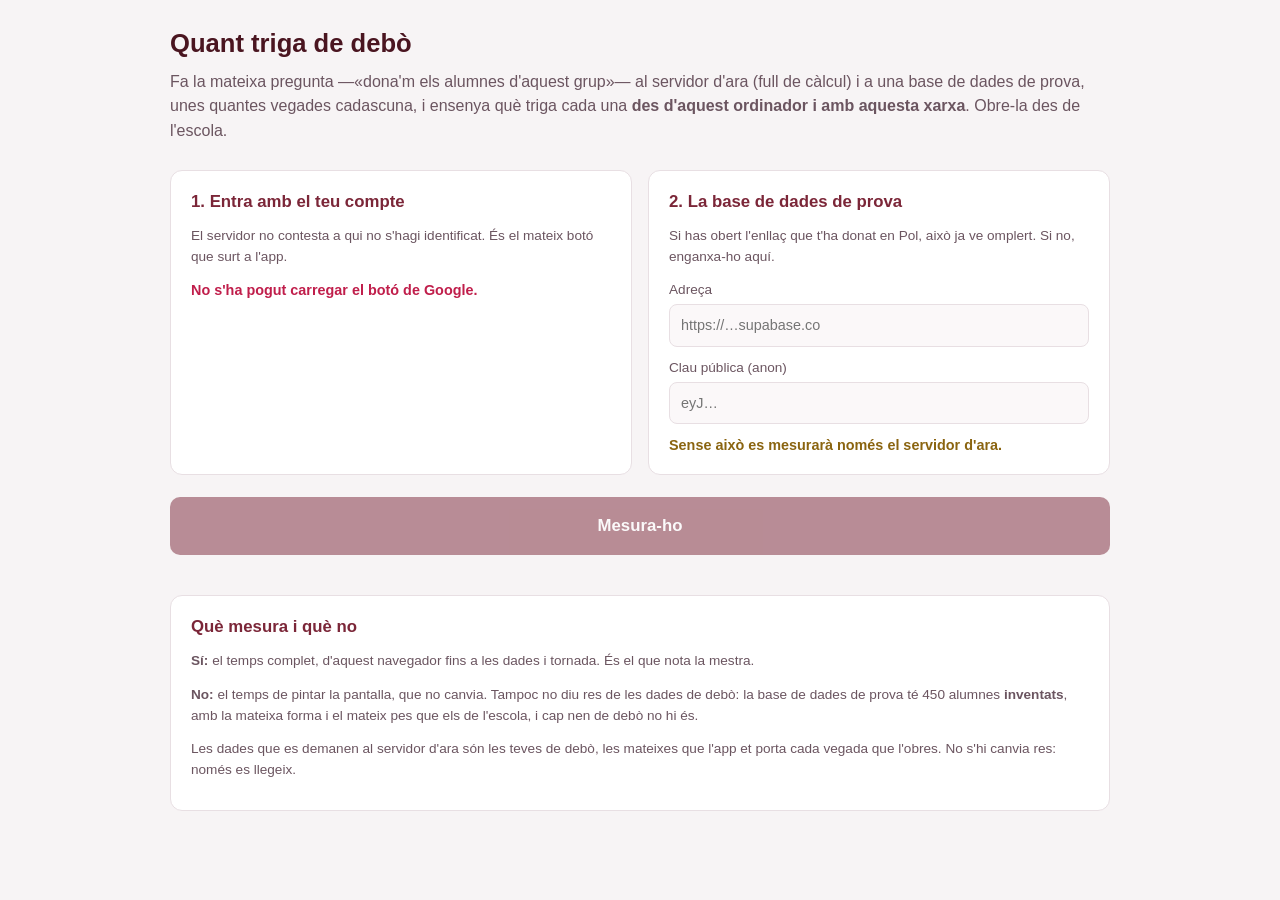
<file: mesura-velocitat.html>
<!doctype html>
<html lang="ca">
<head>
<meta charset="utf-8">
<meta name="viewport" content="width=device-width, initial-scale=1">
<title>Quant triga de debò</title>
<!-- ============================================================
     PÀGINA DE MESURA — NO FORMA PART DE L'APP
     ------------------------------------------------------------
     Serveix per respondre UNA pregunta amb números i no amb
     opinions: si les dades fossin en una base de dades de debò
     (Supabase) en lloc del full de càlcul, l'app aniria més
     ràpida des de l'escola?

     Per què una pàgina i no una prova des de l'ordinador d'en
     Pol: el que importa no és què triga des d'un servidor, sinó
     què triga des del portàtil d'una mestra, amb la xarxa de
     l'escola. Això només es pot mesurar des d'allà.

     ⚠ NO ESTÀ DINS DEL `sw.js` a posta: així no es queda mai
     guardada al navegador i sempre es mesura de debò.

     ⚠ AQUÍ NO HI HA CAP CLAU DE SUPABASE. Aquest fitxer és dins
     d'un repositori públic. La clau arriba per l'enllaç (darrere
     el #, que no viatja enlloc) o la pots enganxar a mà, i es
     queda només en aquest navegador.

     El token de l'app i l'adreça del servidor sí que hi són,
     perquè ja són en aquest mateix repositori públic des del
     primer dia: el que protegeix les dades és el login, no ells.
     ============================================================ -->
<style>
  /* Una taula de números i poca cosa més: els mateixos colors de
     l'app perquè es vegi que és de la mateixa casa. */
  :root {
    --granat:      #7B2638;
    --granat-fosc: #4A1520;
    --carmesi:     #C01E4B;
    --fons:        #F7F4F5;
    --fons-tou:    #FBF8F9;
    --paper:       #FFFFFF;
    --tinta:       #1A1014;
    --tinta-tou:   #6B5560;
    --vora:        #E8DFE3;
    --verd:        #1C7A4E;
    --groc:        #8A6410;
    --r: 12px;
  }
  * { box-sizing: border-box; }
  body {
    margin: 0; background: var(--fons); color: var(--tinta);
    font: 16px/1.55 -apple-system, BlinkMacSystemFont, "Segoe UI", Roboto, sans-serif;
  }
  .full { max-width: 980px; margin: 0 auto; padding: 24px 20px 60px; }
  h1 { font-size: 1.6rem; margin: 0 0 6px; color: var(--granat-fosc); }
  h2 { font-size: 1.05rem; margin: 0 0 10px; color: var(--granat); }
  p { margin: 0 0 12px; }
  .sots { color: var(--tinta-tou); margin-bottom: 26px; }
  .caixa {
    background: var(--paper); border: 1px solid var(--vora);
    border-radius: var(--r); padding: 18px 20px; margin-bottom: 16px;
  }
  .passos { display: grid; gap: 16px; grid-template-columns: 1fr 1fr; }
  @media (max-width: 720px) { .passos { grid-template-columns: 1fr; } }
  label { display: block; font-size: .85rem; color: var(--tinta-tou); margin: 10px 0 4px; }
  input[type=text] {
    width: 100%; padding: 9px 11px; border: 1px solid var(--vora);
    border-radius: 8px; font: inherit; font-size: .9rem; background: var(--fons-tou);
  }
  input[type=text]:focus { outline: 2px solid var(--carmesi); outline-offset: 1px; }
  button {
    font: inherit; font-weight: 600; cursor: pointer; border: 0;
    border-radius: 10px; padding: 12px 22px;
    background: var(--granat); color: #fff;
  }
  button:hover:not(:disabled) { background: var(--granat-fosc); }
  button:disabled { opacity: .5; cursor: default; }
  .gran { display: block; width: 100%; font-size: 1.05rem; padding: 16px; margin: 6px 0 20px; }
  .estat { font-size: .9rem; margin-top: 10px; }
  .ok   { color: var(--verd); font-weight: 600; }
  .mal  { color: var(--carmesi); font-weight: 600; }
  .esperant { color: var(--groc); font-weight: 600; }
  .taula-fora { overflow-x: auto; }
  table { border-collapse: collapse; width: 100%; font-size: .9rem; min-width: 620px; }
  th, td { padding: 9px 10px; text-align: left; border-bottom: 1px solid var(--vora); }
  th { font-size: .78rem; text-transform: uppercase; letter-spacing: .04em; color: var(--tinta-tou); font-weight: 600; }
  td.num { text-align: right; font-variant-numeric: tabular-nums; }
  tr.grup-titol td {
    background: var(--fons-tou); font-weight: 700; color: var(--granat);
    font-size: .82rem; text-transform: uppercase; letter-spacing: .04em; border-bottom: 0;
  }
  .barra { height: 9px; border-radius: 5px; background: var(--granat); min-width: 2px; }
  .barra.sb { background: var(--verd); }
  .cel-barra { width: 34%; }
  .avis {
    border-left: 4px solid var(--groc); background: #FFF9EC;
    padding: 12px 14px; border-radius: 0 8px 8px 0; margin: 14px 0; font-size: .92rem;
  }
  .veredicte {
    border-left: 4px solid var(--verd); background: #F1F8F4;
    padding: 14px 16px; border-radius: 0 8px 8px 0; margin: 18px 0; font-size: .97rem;
  }
  .veredicte.cap { border-left-color: var(--groc); background: #FFF9EC; }
  .nota { font-size: .85rem; color: var(--tinta-tou); }
  code { background: var(--fons-tou); padding: 1px 5px; border-radius: 4px; font-size: .88em; }
  #progres { font-size: .9rem; color: var(--tinta-tou); min-height: 1.4em; }
</style>
</head>
<body>
<div class="full">

  <h1>Quant triga de debò</h1>
  <p class="sots">
    Fa la mateixa pregunta —«dona'm els alumnes d'aquest grup»— al servidor
    d'ara (full de càlcul) i a una base de dades de prova, unes quantes
    vegades cadascuna, i ensenya què triga cada una <strong>des d'aquest
    ordinador i amb aquesta xarxa</strong>. Obre-la des de l'escola.
  </p>

  <div class="passos">
    <div class="caixa">
      <h2>1. Entra amb el teu compte</h2>
      <p class="nota">
        El servidor no contesta a qui no s'hagi identificat. És el mateix
        botó que surt a l'app.
      </p>
      <div id="botoGoogle"></div>
      <div class="estat" id="estatLogin">Carregant el botó de Google…</div>
    </div>

    <div class="caixa">
      <h2>2. La base de dades de prova</h2>
      <p class="nota">
        Si has obert l'enllaç que t'ha donat en Pol, això ja ve omplert.
        Si no, enganxa-ho aquí.
      </p>
      <label for="sbUrl">Adreça</label>
      <input type="text" id="sbUrl" placeholder="https://…supabase.co" autocomplete="off" spellcheck="false">
      <label for="sbClau">Clau pública (anon)</label>
      <input type="text" id="sbClau" placeholder="eyJ…" autocomplete="off" spellcheck="false">
      <div class="estat" id="estatSb"></div>
    </div>
  </div>

  <button class="gran" id="bMesura" disabled>Mesura-ho</button>
  <div id="progres"></div>

  <div id="resultats" hidden>
    <div class="caixa">
      <h2>Els números</h2>
      <div class="taula-fora">
        <table>
          <thead>
            <tr>
              <th>Què s'ha demanat</th>
              <th class="num">Alumnes</th>
              <th class="num">KB</th>
              <th class="num">Mitjana</th>
              <th class="num">Pitjor</th>
              <th class="cel-barra"></th>
            </tr>
          </thead>
          <tbody id="cos"></tbody>
        </table>
      </div>
      <p class="nota" id="peu"></p>
    </div>
    <div id="veredicte"></div>
  </div>

  <div class="caixa">
    <h2>Què mesura i què no</h2>
    <p class="nota">
      <strong>Sí:</strong> el temps complet, d'aquest navegador fins a les
      dades i tornada. És el que nota la mestra.
    </p>
    <p class="nota">
      <strong>No:</strong> el temps de pintar la pantalla, que no canvia.
      Tampoc no diu res de les dades de debò: la base de dades de prova té
      450 alumnes <strong>inventats</strong>, amb la mateixa forma i el
      mateix pes que els de l'escola, i cap nen de debò no hi és.
    </p>
    <p class="nota">
      Les dades que es demanen al servidor d'ara són les teves de debò, les
      mateixes que l'app et porta cada vegada que l'obres. No s'hi canvia
      res: només es llegeix.
    </p>
  </div>

</div>

<script src="js/config.local.js"></script>
<script>
/* ============================================================
   LA FEINA
   ============================================================ */

const VOLTES = 6;          // comptades
const ESCALFADA = 1;       // la primera no compta: paga obrir la connexió

/* Va aquí dalt i no al seu apartat a posta: `mira()` el consulta, i qui
   crida `mira()` primer és el codi de la clau, que és més amunt que el del
   login. Declarat allà baix, la pàgina petava abans de pintar el botó
   d'entrar («Cannot access 'idToken' before initialization») i no es podia
   mesurar res. */
let idToken = '';

/* ---------- la clau de Supabase ---------- */
/* Ve per l'enllaç (#adreça|clau) o a mà. El # no s'envia a cap servidor:
   es queda al navegador. I es recorda, perquè la segona vegada no s'hagi
   de tornar a enganxar. */
const elUrl = document.getElementById('sbUrl');
const elClau = document.getElementById('sbClau');
const estatSb = document.getElementById('estatSb');

(function llegeixClau() {
  let url = '', clau = '';
  const h = (location.hash || '').replace(/^#/, '');
  if (h.includes('|')) {
    const t = h.split('|');
    url = decodeURIComponent(t[0] || '').trim();
    clau = decodeURIComponent(t[1] || '').trim();
    try { history.replaceState(null, '', location.pathname); } catch (e) {}
  }
  if (!url || !clau) {
    try {
      url = url || localStorage.getItem('mesura_sb_url') || '';
      clau = clau || localStorage.getItem('mesura_sb_clau') || '';
    } catch (e) {}
  }
  elUrl.value = url; elClau.value = clau;
  desaClau();
})();

function desaClau() {
  const u = elUrl.value.trim().replace(/\/+$/, ''), c = elClau.value.trim();
  try {
    if (u) localStorage.setItem('mesura_sb_url', u);
    if (c) localStorage.setItem('mesura_sb_clau', c);
  } catch (e) {}
  estatSb.className = 'estat ' + (u && c ? 'ok' : 'esperant');
  estatSb.textContent = u && c
    ? '✓ a punt'
    : 'Sense això es mesurarà només el servidor d\'ara.';
  mira();
}
elUrl.addEventListener('input', desaClau);
elClau.addEventListener('input', desaClau);

/* ---------- entrar amb Google ---------- */
/* El mateix compte i el mateix client que fa servir l'app: el servidor
   comprova que qui truca sigui de l'escola i sigui de qui és l'app. */
const estatLogin = document.getElementById('estatLogin');

function rebut(r) {
  if (!r || !r.credential) return;
  idToken = r.credential;
  let qui = '';
  try { qui = JSON.parse(atob(r.credential.split('.')[1])).email || ''; } catch (e) {}
  estatLogin.className = 'estat ok';
  estatLogin.textContent = '✓ ' + (qui || 'has entrat');
  mira();
}

(function carregaGoogle() {
  const s = document.createElement('script');
  s.src = 'https://accounts.google.com/gsi/client';
  s.async = true;
  s.onload = () => {
    try {
      google.accounts.id.initialize({
        client_id: window.LOGIN_GOOGLE,
        callback: rebut,
        auto_select: true,
        cancel_on_tap_outside: false,
        hd: window.LOGIN_DOMINI || undefined,
        itp_support: true,
      });
      google.accounts.id.renderButton(document.getElementById('botoGoogle'),
        { theme: 'outline', size: 'large', text: 'signin_with', locale: 'ca' });
      google.accounts.id.prompt(() => {});
      estatLogin.className = 'estat esperant';
      estatLogin.textContent = 'Clica el botó (o espera, que a vegades entra sol).';
    } catch (e) {
      estatLogin.className = 'estat mal';
      estatLogin.textContent = 'Google no ha carregat: ' + e.message;
    }
  };
  s.onerror = () => {
    estatLogin.className = 'estat mal';
    estatLogin.textContent = 'No s\'ha pogut carregar el botó de Google.';
  };
  document.head.appendChild(s);
})();

function mira() {
  document.getElementById('bMesura').disabled = !idToken;
}

/* ---------- demanar al servidor d'ara ---------- */
/* Exactament com ho fa l'app: GET, amb el token i amb qui truca a
   l'adreça (veure `_appsScriptGetFetch` de js/app.js). El `_t` és perquè
   cap resposta no vingui del calaix del navegador. */
async function alServidor(params) {
  const url = new URL(window.APP_SCRIPT_URL);
  Object.entries(params).forEach(([k, v]) => {
    if (v === null || v === undefined || v === '') return;
    url.searchParams.set(k, v);
  });
  url.searchParams.set('token', window.APP_TOKEN);
  url.searchParams.set('idToken', idToken);
  url.searchParams.set('_t', String(Math.random()).slice(2));
  const t0 = performance.now();
  const r = await fetch(url.toString(), { cache: 'no-store' });
  const txt = await r.text();
  return { ms: performance.now() - t0, bytes: txt.length, txt, codi: r.status };
}

/* ---------- demanar a la base de dades ---------- */
async function aSupabase(ruta) {
  const base = elUrl.value.trim().replace(/\/+$/, '');
  const clau = elClau.value.trim();
  const t0 = performance.now();
  const r = await fetch(base + ruta, {
    cache: 'no-store',
    headers: { 'apikey': clau, 'Authorization': 'Bearer ' + clau },
  });
  const txt = await r.text();
  return { ms: performance.now() - t0, bytes: txt.length, txt, codi: r.status };
}

/* ---------- comptar alumnes de la resposta ---------- */
function quantsAlumnes(txt, mena) {
  try {
    const j = JSON.parse(txt);
    if (mena === 'sb') return Array.isArray(j) ? j.length : (j ? 1 : 0);
    if (Array.isArray(j.alumnes)) return j.alumnes.length;
    if (Array.isArray(j.students)) return j.students.length;
    if (j.grup && Array.isArray(j.grup.alumnes)) return j.grup.alumnes.length;
    if (Array.isArray(j.rows)) return j.rows.length;
    return '';
  } catch (e) { return ''; }
}

function mediana(v) {
  const o = v.slice().sort((a, b) => a - b);
  const m = Math.floor(o.length / 2);
  return o.length % 2 ? o[m] : (o[m - 1] + o[m]) / 2;
}

/* ============================================================
   LA MESURA
   ============================================================ */
const progres = document.getElementById('progres');
const cos = document.getElementById('cos');

document.getElementById('bMesura').addEventListener('click', async () => {
  const boto = document.getElementById('bMesura');
  boto.disabled = true;
  cos.innerHTML = '';
  document.getElementById('veredicte').innerHTML = '';
  document.getElementById('resultats').hidden = false;

  /* Primer, el teu grup: la prova del full compartit l'ha de demanar de
     debò, i cada mestra en té un de diferent. Ve del mateix lloc d'on el
     treu l'app. */
  progres.textContent = 'Mirant quin és el teu grup…';
  let grup = '';
  try {
    const r = await alServidor({ action: 'loadProfile' });
    const j = JSON.parse(r.txt);
    if (j && j.ok === false) {
      progres.innerHTML = '<span class="mal">El servidor no contesta: ' +
        (j.error || 'motiu desconegut') + '</span>';
      boto.disabled = false;
      return;
    }
    const p = (j && j.profile) || {};
    if (p.tutorCurs && p.tutorLinia) grup = p.tutorCurs + ' ' + p.tutorLinia;
  } catch (e) {
    progres.innerHTML = '<span class="mal">No s\'ha pogut parlar amb el servidor: ' +
      e.message + '</span>';
    boto.disabled = false;
    return;
  }

  const teSb = !!(elUrl.value.trim() && elClau.value.trim());
  const grupSb = '5è A';          // el grup de la base de dades de prova

  const proves = [
    { mena: 'as', grup: 'EL SERVIDOR D\'ARA (el teu full de càlcul)',
      nom: 'El teu perfil (la crida més curta que hi ha)',
      fes: () => alServidor({ action: 'loadProfile' }) },
  ];
  if (grup) {
    proves.push({ mena: 'as', nom: 'Els alumnes de ' + grup + ' (del full compartit)',
      clau: 'grup-ara', fes: () => alServidor({ action: 'getGrupAlumnes', grup }) });
  }
  proves.push({ mena: 'as', nom: 'Obrir l\'app sencera (tot de cop)',
    fes: () => alServidor({ action: 'bootstrap' }) });

  if (teSb) {
    proves.push({ mena: 'sb', grup: 'UNA BASE DE DADES (450 alumnes inventats)',
      nom: 'Els alumnes d\'un grup, amb tot', clau: 'grup-sb',
      fes: () => aSupabase('/rest/v1/alumnes?grup=eq.' + encodeURIComponent(grupSb) + '&select=*') });
    proves.push({ mena: 'sb', nom: 'Els alumnes d\'un grup, només el que es veu a la llista',
      fes: () => aSupabase('/rest/v1/alumnes?grup=eq.' + encodeURIComponent(grupSb) +
                           '&select=uid,nom,cognom,genere,fila') });
    proves.push({ mena: 'sb', nom: 'Els 18 grups de cop (tota l\'escola)',
      fes: () => aSupabase('/rest/v1/alumnes?select=*') });
  }

  /* Es van alternant: una volta de cada, i la següent volta. Si la xarxa
     fa un badall, el paguen totes igual i la comparació segueix valent. */
  const dades = proves.map(() => ({ temps: [], bytes: 0, alumnes: '', codi: 0, error: '' }));
  const total = (VOLTES + ESCALFADA) * proves.length;
  let fetes = 0;

  for (let volta = 0; volta < VOLTES + ESCALFADA; volta++) {
    for (let i = 0; i < proves.length; i++) {
      progres.textContent = 'Mesurant… ' + (++fetes) + ' de ' + total +
        (volta < ESCALFADA ? '  (escalfant)' : '  (volta ' + (volta - ESCALFADA + 1) + ' de ' + VOLTES + ')');
      try {
        const r = await proves[i].fes();
        if (volta >= ESCALFADA) dades[i].temps.push(r.ms);
        dades[i].bytes = r.bytes;
        dades[i].codi = r.codi;
        dades[i].alumnes = quantsAlumnes(r.txt, proves[i].mena);
      } catch (e) {
        dades[i].error = e.message;
      }
    }
  }

  /* ---------- pintar-ho ---------- */
  const tots = dades.filter(d => d.temps.length).map(d => mediana(d.temps));
  const pitjorDeTots = tots.length ? Math.max(...tots) : 1;
  const med = {};

  let titolPosat = '';
  proves.forEach((p, i) => {
    const d = dades[i];
    if (p.grup && p.grup !== titolPosat) {
      titolPosat = p.grup;
      const tr = document.createElement('tr');
      tr.className = 'grup-titol';
      tr.innerHTML = '<td colspan="6">' + p.grup + '</td>';
      cos.appendChild(tr);
    }
    const tr = document.createElement('tr');
    if (!d.temps.length) {
      tr.innerHTML = '<td>' + p.nom + '</td><td colspan="5" class="mal">' +
        (d.error || 'no ha contestat') + '</td>';
      cos.appendChild(tr);
      return;
    }
    const m = mediana(d.temps);
    if (p.clau) med[p.clau] = m;
    const ample = Math.max(2, Math.round(m / pitjorDeTots * 100));
    tr.innerHTML =
      '<td>' + p.nom + '</td>' +
      '<td class="num">' + (d.alumnes === '' ? '—' : d.alumnes) + '</td>' +
      '<td class="num">' + (d.bytes / 1024).toFixed(1) + '</td>' +
      '<td class="num"><strong>' + Math.round(m) + ' ms</strong></td>' +
      '<td class="num">' + Math.round(Math.max(...d.temps)) + ' ms</td>' +
      '<td><div class="barra' + (p.mena === 'sb' ? ' sb' : '') + '" style="width:' + ample + '%"></div></td>';
    cos.appendChild(tr);
  });

  document.getElementById('peu').textContent =
    'Mitjana de ' + VOLTES + ' voltes. La primera de cada prova, que paga obrir la ' +
    'connexió, no hi entra. «Pitjor» és la volta més lenta de les ' + VOLTES + '.';

  /* ---------- què vol dir ---------- */
  const v = document.getElementById('veredicte');
  if (med['grup-ara'] && med['grup-sb']) {
    const a = Math.round(med['grup-ara']), b = Math.round(med['grup-sb']);
    const cops = (a / b).toFixed(1);
    const guany = a - b;
    if (guany > 150) {
      v.innerHTML = '<div class="veredicte"><strong>La mateixa pregunta: ' + a +
        ' ms ara, ' + b + ' ms amb la base de dades.</strong> ' + cops +
        ' vegades més ràpid, ' + guany + ' ms menys cada vegada. L\'app fa ' +
        'desenes de crides com aquesta cada dia: aquí és on es nota.</div>';
    } else if (guany > 0) {
      v.innerHTML = '<div class="veredicte cap"><strong>' + a + ' ms ara, ' + b +
        ' ms amb la base de dades: ' + guany + ' ms de diferència.</strong> ' +
        'Es guanya, però poc: des d\'aquesta xarxa el que es paga és arribar ' +
        'fins al servidor, i això no el canvia. Val més provar-ho un altre dia ' +
        'i a una altra hora abans de decidir res.</div>';
    } else {
      v.innerHTML = '<div class="veredicte cap"><strong>Aquí no es guanya res: ' +
        a + ' ms ara i ' + b + ' ms amb la base de dades.</strong> ' +
        'Amb aquests números, canviar-ho no val la pena.</div>';
    }
  } else if (!teSb) {
    v.innerHTML = '<div class="veredicte cap">Només s\'ha mesurat el servidor ' +
      'd\'ara. Per comparar-ho cal l\'adreça i la clau de la base de dades de prova.</div>';
  }

  progres.textContent = 'Fet.';
  boto.disabled = false;
});
</script>
</body>
</html>
</file>
<file: css/main.css>
/* ============================================================
   Vedruna Escorial Vic — Gestió de Notes
   main.css
   ============================================================ */

/* --- Variables --- */
:root {
  --garnet:       #7B2638;
  --crimson:      #C01E4B;
  --crimson-soft: #e8c4cf;
  --garnet-deep:  #4A1520;
  /* ⚠ AQUESTES SET NO EXISTIEN, I SE'N FEIEN SERVIR 79 VEGADES.

     Una `var(--x)` que no està definida i que no porta color de recanvi
     invalida la declaració SENCERA. Per això hi havia estats «actiu» que no
     es veien: la pestanya triada de la fitxa de grup quedava igual que la de
     sobre-el-ratolí, el dia actiu de Convocar reunions no es distingia, i
     l'assignatura marcada del perfil es quedava blanca (això últim ja es va
     tapar amb un fallback el 29/9/2026, però la causa era aquesta).

     Els valors són els que ja feien servir com a recanvi les regles que sí
     que en portaven, i els mateixos que hi ha escrits al manual. Trobat a
     l'auditoria d'accessibilitat del 29/9/2026. */
  --garnet-text:  #7A1E2E;
  --garnet-mid:   #9B2C42;
  --garnet-soft:  #FBEAED;
  --garnet-soft2: #F5D0D6;
  --bg-alt:       #F7F4F5;
  --bg-card:      #FFFFFF;
  --card:         #FFFFFF;
  --surface:      #FFFFFF;
  --surface-alt:  #F7F4F5;
  --surface-tint: #FBF8F9;
  --text-main:    #1A1014;
  --text-sub:     #6B5560;
  /* ⚠ Era #A08090: 3,2:1 sobre blanc, per sota del 4,5:1 que demana la norma
     (auditoria 6/9/2026). Es va pujar a #8A6B7A i es va donar per bo… mesurant
     -ho sobre BLANC pur, que en aquesta app gairebé no es fa servir.

     La segona auditoria (8/9/2026) ho va tornar a mesurar sobre els fons de
     debò i encara no hi arribava: 4,30:1 sobre el fons de pàgina (#F7F4F5),
     4,46:1 sobre les targetes (#FBF8F9) i 4,05:1 sobre el granat clar
     (#FBEAED). Són 140 aparicions per sota del mínim en 16 pantalles, i és el
     to de tot el text secundari: rètols, pistes, hores del planning,
     comptadors, dates.

     Aquest to arriba a 5,06 / 5,24 / 4,77 sobre aquells tres fons i continua
     essent el mateix gris granatós. Si algun dia es torna a tocar, s'ha de
     mesurar contra #F7F4F5, no contra el blanc. */
  --text-muted:   #7E6070;
  --border:       #E8DFE3;
  --border-strong:#D4C3CA;
  --r-sm:   8px;
  --r-md:   12px;
  --r-lg:   20px;
  --sidebar-w: 268px;
  --ease: 0.2s cubic-bezier(0.4,0,0.2,1);
}

/* --- Reset & Base --- */
*, *::before, *::after { box-sizing: border-box; margin: 0; padding: 0; }
body {
  font-family: 'Inter', sans-serif;
  background: var(--surface-alt);
  color: var(--text-main);
  min-height: 100vh;
  display: flex;
}

/* ============================================================
   SIDEBAR
   ============================================================ */
.sidebar {
  width: var(--sidebar-w);
  background: var(--garnet-deep);
  min-height: 100vh;
  display: flex;
  flex-direction: column;
  position: fixed;
  left: 0; top: 0; bottom: 0;
  z-index: 100;
  transition: transform var(--ease);
  overflow-y: auto;
}

/* Botó menú mòbil (amagat per defecte, visible només < 768px) */
.mobile-menu-btn {
  display: none;
  position: fixed;
  top: 14px; left: 14px;
  z-index: 90;
  width: 42px; height: 42px;
  align-items: center; justify-content: center;
  background: var(--garnet-deep);
  color: #fff;
  border: none;
  border-radius: 10px;
  cursor: pointer;
  box-shadow: 0 2px 8px rgba(0,0,0,0.25);
}
.mobile-menu-btn svg { width: 22px; height: 22px; }
.mobile-menu-btn:active { transform: scale(0.94); }

/* Brand */
.sidebar-brand {
  padding: 22px 18px 14px;
  border-bottom: 1px solid rgba(255,255,255,0.08);
}
.sidebar-brand-title { font-size: 11px; font-weight: 600; color: rgba(255,255,255,0.8); margin-bottom: 3px; }
.sidebar-brand-date  { font-size: 10px; color: rgba(255,255,255,0.4); }
.sidebar-brand img {
  width: 100%;
  max-width: 180px;
  height: auto;
  display: block;
  /* Logo té fons blanc — el fem blanc per contrastar amb el fons fosc */
  filter: brightness(0) invert(1);
}
.sidebar-brand-sub {
  font-size: 10.5px;
  color: rgba(255,255,255,0.3);
  margin-top: 10px;
  letter-spacing: 0.04em;
}

/* Nav */
.sidebar-nav {
  flex: 1;
  padding: 10px 10px;
}
.nav-section-label {
  font-size: 10px;
  font-weight: 600;
  color: rgba(255,255,255,0.28);
  letter-spacing: 0.1em;
  text-transform: uppercase;
  padding: 10px 10px 5px;
  margin-top: 4px;
}
.nav-item {
  display: flex;
  align-items: center;
  gap: 9px;
  padding: 9px 10px;
  border-radius: var(--r-sm);
  color: rgba(255,255,255,0.6);
  font-size: 13px;
  font-weight: 400;
  cursor: pointer;
  transition: all var(--ease);
  text-decoration: none;
  margin-bottom: 1px;
}
.nav-item:hover  { background: rgba(255,255,255,0.07); color: #fff; }
/* El botó d'Eines va just sota les assignatures i, sense res al mig,
   semblava una assignatura més (en Pol, 17/10/2026). La ratlla i l'aire el
   treuen de la llista: és el que hi ha DESPRÉS de les assignatures. */
/* ⚠ La ratlla va en un ::before i no en un `border-top` de l'element: amb
   la vora a sobre, el requadre del ratolí i el de l'apartat obert es
   quedaven amb les cantonades de dalt quadrades. */
.nav-item-eines { margin-top: 17px; position: relative; }
.nav-item-eines::before {
  content: ''; position: absolute; left: 10px; right: 10px; top: -9px;
  border-top: 1px solid rgba(255,255,255,0.12);
}
.nav-item.active { background: var(--crimson); color: #fff; font-weight: 500; }
.nav-item svg    { width: 16px; height: 16px; flex-shrink: 0; }

/* Trimestre accordion */
.trim-group { margin-bottom: 2px; }
.trim-header {
  display: flex;
  align-items: center;
  gap: 9px;
  padding: 9px 10px;
  border-radius: var(--r-sm);
  color: rgba(255,255,255,0.5);
  font-size: 12.5px;
  font-weight: 500;
  cursor: pointer;
  transition: all var(--ease);
  user-select: none;
}
.trim-header:hover  { background: rgba(255,255,255,0.06); color: rgba(255,255,255,0.85); }
.trim-header svg    { width: 15px; height: 15px; flex-shrink: 0; }
.trim-chevron       { margin-left: auto; width: 13px; height: 13px; transition: transform var(--ease); }
.trim-group.open .trim-chevron { transform: rotate(90deg); }
.trim-children      { display: none; padding-left: 12px; padding-bottom: 2px; }
.trim-group.open .trim-children { display: block; }
.trim-children .nav-item { font-size: 12.5px; padding: 7px 10px; }

/* Footer */
.sidebar-footer {
  padding: 12px 14px 14px;
  border-top: 1px solid rgba(255,255,255,0.08);
  display: flex; flex-direction: column; gap: 8px;
}
.sidebar-sync-row {
  display: flex; align-items: center; justify-content: space-between; gap: 8px;
}
.sidebar-sync {
  display: flex; align-items: center; gap: 5px;
  font-size: 11px; color: rgba(255,255,255,0.45);
}
.sidebar-sync .sync-hora { font-size: 11px; }

/* Mobile overlay */
.sidebar-overlay {
  display: none;
  position: fixed; inset: 0;
  background: rgba(0,0,0,0.4);
  z-index: 99;
}
.sidebar-overlay.open { display: block; }

/* ============================================================
   MAIN AREA
   ============================================================ */
/* min-width:0 — sense això, al mòbil l'app s'estirava.
   .main és un ítem flex, i un ítem flex per defecte no es pot fer més estret
   que el seu contingut (min-width:auto). N'hi havia prou amb la graella
   d'alumnes o la del planning perquè TOTA la pàgina fes 900px en una pantalla
   de 375: la mestra havia d'anar de costat per llegir qualsevol cosa.
   Amb min-width:0 la pàgina s'ajusta, i el planning i l'horari, que sí que
   necessiten amplada, ja tenen el seu scroll horitzontal a dins. */
.main {
  margin-left: var(--sidebar-w);
  flex: 1;
  min-width: 0;
  min-height: 100vh;
  display: flex;
  flex-direction: column;
}

/* Topbar */
.topbar {
  background: var(--garnet-deep);
  border-bottom: none;
  padding: 0 32px;
  height: 58px;
  display: flex;
  align-items: center;
  justify-content: space-between;
  position: sticky; top: 0;
  z-index: 50;
}
.topbar-left  { display: flex; align-items: center; gap: 12px; }
.topbar-title { font-size: 14px; font-weight: 600; color: #fff; }
.topbar-badge {
  color: rgba(255,255,255,0.55);
  font-size: 13px; font-weight: 400;
}
.topbar-right { display: flex; align-items: center; gap: 16px; }

/* Sync indicator */
.sync-status { display: flex; align-items: center; gap: 6px; font-size: 12px; color: rgba(255,255,255,0.7); }
.sync-dot    { width: 7px; height: 7px; border-radius: 50%; background: #ccc; flex-shrink: 0; }
.sync-dot.ok      { background: #22C55E; }
.sync-dot.error   { background: #EF4444; }
.sync-dot.syncing { background: #FCD34D; animation: pulse 1s infinite; }

/* Hamburger (mobile) */
.hamburger-btn {
  display: none;
  background: none; border: none;
  cursor: pointer; color: rgba(255,255,255,0.85); padding: 6px;
}
.hamburger-btn svg { width: 22px; height: 22px; }

/* Page content */
.page-content {
  display: none;
  padding: 40px 40px 60px;
  flex: 1;
  min-height: 100%;
}
.page-content:not(.page-hidden) {
  display: block;
}

/* ============================================================
   HOME — Hero
   ============================================================ */
.hero { margin-bottom: 36px; }
.hero-eyebrow {
  font-size: 11px; font-weight: 600;
  letter-spacing: 0.12em;
  text-transform: uppercase;
  color: var(--crimson);
  margin-bottom: 10px;
}
.hero-title {
  font-size: 30px; font-weight: 700;
  color: var(--text-main);
  line-height: 1.2;
  letter-spacing: -0.02em;
  margin-bottom: 10px;
}
.hero-title em { color: var(--crimson); font-style: normal; }
.hero-tagline {
  font-size: 14.5px;
  color: var(--text-sub);
  font-style: italic;
  margin-bottom: 6px;
}
.hero-desc {
  font-size: 13.5px;
  color: var(--text-muted);
  max-width: 460px;
  line-height: 1.6;
}

/* Setup banner */
.setup-banner {
  background: #FFF8E6; border: 1px solid #FDECB0;
  border-radius: var(--r-md);
  padding: 13px 16px;
  display: flex; align-items: flex-start; gap: 10px;
  max-width: 780px; margin-bottom: 28px;
}
.setup-banner svg        { width: 16px; height: 16px; color: #B45309; flex-shrink: 0; margin-top: 2px; }
.setup-banner-text       { font-size: 12.5px; color: #92400E; line-height: 1.5; }
.setup-banner-text strong{ font-weight: 600; }
.setup-banner-text a     { color: #B45309; text-decoration: underline; cursor: pointer; }

/* Stats row */
.stats-row {
  display: flex; gap: 14px;
  margin-bottom: 36px;
  max-width: 780px;
}
.stat-card {
  background: var(--surface);
  border: 1px solid var(--border);
  border-radius: var(--r-md);
  padding: 14px 18px;
  flex: 1;
  display: flex; flex-direction: column; gap: 4px;
}
.stat-card-val   { font-size: 22px; font-weight: 700; color: var(--text-main); line-height: 1; }
.stat-card-label { font-size: 12px; color: var(--text-muted); }

/* CTA cards grid */
.cta-grid {
  display: grid;
  grid-template-columns: 1fr 1fr;
  gap: 18px;
  max-width: 780px;
}
.cta-card {
  background: var(--surface);
  border: 1.5px solid var(--border);
  border-radius: var(--r-lg);
  padding: 26px;
  cursor: pointer;
  transition: all var(--ease);
  position: relative;
  text-align: left;
}
.cta-card:hover {
  border-color: var(--crimson-soft);
  box-shadow: 0 8px 32px rgba(123,38,56,0.1);
  transform: translateY(-2px);
}
.cta-card.primary { background: var(--garnet-deep); border-color: transparent; }
.cta-card.primary:hover { background: var(--garnet); box-shadow: 0 8px 40px rgba(74,21,32,0.35); }

.cta-card-icon {
  width: 42px; height: 42px; border-radius: 11px;
  display: flex; align-items: center; justify-content: center;
  margin-bottom: 14px;
}
.cta-card-icon.dark  { background: rgba(255,255,255,0.1); }
.cta-card-icon.light { background: var(--surface-tint); border: 1px solid var(--border); }
.cta-card-icon svg   { width: 20px; height: 20px; }
.cta-card-icon.dark svg  { color: #fff; }
.cta-card-icon.light svg { color: var(--garnet); }

.cta-card-title { font-size: 16px; font-weight: 600; margin-bottom: 5px; color: var(--text-main); }
.cta-card.primary .cta-card-title { color: #fff; }
.cta-card-desc  { font-size: 12.5px; color: var(--text-sub); line-height: 1.5; }
.cta-card.primary .cta-card-desc  { color: rgba(255,255,255,0.5); }

.cta-card-arrow {
  position: absolute; right: 20px; bottom: 20px;
  width: 30px; height: 30px; border-radius: 50%;
  display: flex; align-items: center; justify-content: center;
  transition: transform var(--ease);
}
.cta-card:hover .cta-card-arrow { transform: translateX(3px); }
.cta-card.primary .cta-card-arrow        { background: rgba(255,255,255,0.1); }
.cta-card.primary .cta-card-arrow svg    { color: #fff; }
.cta-card:not(.primary) .cta-card-arrow  { background: var(--surface-alt); }
.cta-card:not(.primary) .cta-card-arrow svg { color: var(--garnet); }
.cta-card-arrow svg { width: 14px; height: 14px; }

/* ============================================================
   DRAWER — Alumnes
   ============================================================ */
.panel-overlay {
  display: none;
  position: fixed; inset: 0; z-index: 200;
  background: rgba(26,16,20,0.5);
  backdrop-filter: blur(2px);
}
.panel-overlay.open { display: flex; align-items: flex-start; justify-content: flex-end; }

.panel-drawer {
  width: min(540px, 100vw);
  height: 100vh;
  background: var(--surface);
  display: flex; flex-direction: column;
  overflow: hidden;
  animation: slideIn 0.28s cubic-bezier(0.4,0,0.2,1);
}
@keyframes slideIn { from { transform: translateX(100%); } to { transform: translateX(0); } }

.panel-header {
  background: var(--garnet-deep);
  padding: 22px 24px 18px;
  display: flex; align-items: flex-start; gap: 14px;
}
.panel-header-text    { flex: 1; }
.panel-header-title   { font-size: 18px; font-weight: 700; color: #fff; margin-bottom: 3px; }
.panel-header-meta    { font-size: 12px; color: rgba(255,255,255,0.4); }

.panel-close {
  background: rgba(255,255,255,0.1); border: none;
  border-radius: 8px; width: 34px; height: 34px;
  display: flex; align-items: center; justify-content: center;
  cursor: pointer; color: #fff;
  transition: background var(--ease);
}
.panel-close:hover { background: rgba(255,255,255,0.2); }
.panel-close svg   { width: 17px; height: 17px; }

.panel-toolbar {
  padding: 13px 20px 10px;
  border-bottom: 1px solid var(--border);
  display: flex; gap: 8px; align-items: center;
}
.search-box {
  flex: 1; display: flex; align-items: center; gap: 8px;
  background: var(--surface-alt);
  border: 1px solid var(--border);
  border-radius: var(--r-sm);
  padding: 0 12px; height: 36px;
}
.search-box svg   { width: 15px; height: 15px; color: var(--text-muted); flex-shrink: 0; }
.search-box input {
  border: none; background: transparent;
  font-size: 13px; color: var(--text-main);
  outline: none; width: 100%;
  /* Tota l'alçada de la caixa: tocar-ne la vora o el buit de sota posava el
     cursor enlloc, quan qualsevol caixa de cerca s'espera que respongui
     sencera (segona auditoria, 8/9/2026). */
  height: 100%;
  font-family: 'Inter', sans-serif;
}
.search-box input::placeholder { color: var(--text-muted); }

/* Add form */
.add-form {
  display: none;
  padding: 13px 20px;
  background: var(--surface-tint);
  border-bottom: 1px solid var(--border);
  gap: 10px; align-items: flex-end; flex-wrap: wrap;
}
.add-form.open { display: flex; }
.form-field    { display: flex; flex-direction: column; gap: 4px; flex: 1; min-width: 180px; }
.form-label    { font-size: 10px; font-weight: 600; color: var(--text-sub); letter-spacing: 0.05em; text-transform: uppercase; }
.form-input {
  height: 36px;
  border: 1px solid var(--border-strong);
  border-radius: var(--r-sm);
  padding: 0 11px;
  font-size: 13px; color: var(--text-main);
  background: var(--surface); outline: none;
  font-family: 'Inter', sans-serif;
  transition: border-color var(--ease);
}
.form-input:focus { border-color: var(--crimson); }
.form-actions { display: flex; gap: 6px; }

/* Student list */
.panel-body { flex: 1; overflow-y: auto; }
.student-item {
  display: flex; align-items: center; gap: 12px;
  padding: 11px 20px;
  border-bottom: 1px solid var(--border);
  transition: background var(--ease);
}
.student-item:last-child { border-bottom: none; }
.student-item:hover { background: var(--surface-tint); }
.student-item:hover .student-actions { opacity: 1; }

.student-num    { font-size: 11px; color: var(--text-muted); width: 20px; text-align: right; flex-shrink: 0; }
.student-avatar {
  width: 36px; height: 36px; border-radius: 50%;
  background: var(--crimson-soft);
  display: flex; align-items: center; justify-content: center;
  font-size: 12px; font-weight: 600; color: var(--garnet-deep);
  flex-shrink: 0; border: 1.5px solid rgba(192,30,75,0.15);
}
.student-info   { flex: 1; min-width: 0; }
.student-name   { font-size: 13.5px; font-weight: 500; color: var(--text-main); white-space: nowrap; overflow: hidden; text-overflow: ellipsis; }
.student-meta   { font-size: 11px; color: var(--text-muted); margin-top: 1px; }
.student-actions{ display: flex; gap: 4px; opacity: 0; transition: opacity var(--ease); }
/* ⚠ Amb el teclat el focus hi aterrava damunt d'uns botons transparents: no
   se sabia on eres. Auditoria de l'11/9/2026; el bloc tàctil és més avall. */
.student-item:focus-within .student-actions { opacity: 1; }

.action-btn {
  width: 28px; height: 28px;
  border: 1px solid var(--border);
  background: var(--surface);
  border-radius: 6px;
  display: flex; align-items: center; justify-content: center;
  cursor: pointer; color: var(--text-sub);
  transition: all var(--ease);
}
.action-btn.danger:hover { border-color: #EF4444; color: #EF4444; }
.action-btn svg { width: 13px; height: 13px; }

.list-empty {
  text-align: center; padding: 50px 24px;
  color: var(--text-muted); font-size: 13.5px; line-height: 1.6;
}
.list-empty svg { width: 36px; height: 36px; margin: 0 auto 10px; display: block; opacity: 0.3; }

/* Panel footer */
.panel-footer {
  padding: 11px 20px;
  border-top: 1px solid var(--border);
  display: flex; align-items: center; justify-content: space-between;
}
.panel-footer-info { font-size: 12px; color: var(--text-muted); }

/* ============================================================
   CONFIG MODAL
   ============================================================ */
.modal-overlay {
  display: none;
  position: fixed; inset: 0; z-index: 300;
  background: rgba(26,16,20,0.55);
  backdrop-filter: blur(3px);
  align-items: center; justify-content: center;
}
.modal-overlay.open { display: flex; }

.modal {
  background: var(--surface);
  border-radius: var(--r-lg);
  width: min(480px, calc(100vw - 32px));
  max-height: calc(100vh - 48px);
  box-shadow: 0 24px 80px rgba(0,0,0,0.22);
  overflow: hidden;
  display: flex;
  flex-direction: column;
  animation: modalIn 0.22s ease;
}
@keyframes modalIn { from { opacity:0; transform:scale(0.95); } to { opacity:1; transform:scale(1); } }

.modal-header { background: var(--garnet-deep); padding: 20px 24px 16px; display: flex; justify-content: space-between; align-items: flex-start; flex-shrink: 0; }
.modal-header-title { font-size: 17px; font-weight: 700; color: #fff; margin-bottom: 3px; }
.modal-header-sub   { font-size: 12px; color: rgba(255,255,255,0.4); }
.modal-close        { background: rgba(255,255,255,0.1); border: none; border-radius: 8px; width: 32px; height: 32px; display: flex; align-items: center; justify-content: center; cursor: pointer; color: #fff; flex-shrink: 0; }
.modal-close:hover  { background: rgba(255,255,255,0.2); }
.modal-close svg    { width: 15px; height: 15px; }

.modal-body     { padding: 20px 24px; overflow-y: auto; flex: 1; min-height: 0; }
.modal-field    { margin-bottom: 16px; }
.modal-label    { font-size: 10.5px; font-weight: 600; color: var(--text-sub); letter-spacing: 0.05em; text-transform: uppercase; margin-bottom: 6px; }
.modal-input {
  width: 100%; height: 40px;
  border: 1px solid var(--border-strong);
  border-radius: var(--r-sm);
  padding: 0 13px;
  font-size: 13.5px; color: var(--text-main);
  background: var(--surface-alt); outline: none;
  font-family: 'Inter', sans-serif;
  transition: border-color var(--ease);
}
.modal-input:focus { border-color: var(--crimson); background: var(--surface); }
.modal-hint { font-size: 11.5px; color: var(--text-muted); margin-top: 5px; line-height: 1.5; }
.modal-hint code { background: var(--surface-alt); border: 1px solid var(--border); padding: 1px 5px; border-radius: 4px; font-size: 11px; color: var(--crimson); }

.modal-divider { border: none; border-top: 1px solid var(--border); margin: 18px 0; }
.modal-steps-title { font-size: 10.5px; font-weight: 600; color: var(--text-muted); letter-spacing: 0.06em; text-transform: uppercase; margin-bottom: 12px; }
.modal-step { display: flex; gap: 10px; margin-bottom: 10px; font-size: 12.5px; color: var(--text-sub); line-height: 1.5; }
.modal-step-num { width: 20px; height: 20px; border-radius: 50%; background: var(--crimson); color: #fff; font-size: 10px; font-weight: 700; display: flex; align-items: center; justify-content: center; flex-shrink: 0; margin-top: 1px; }

.modal-footer { padding: 14px 24px; display: flex; gap: 8px; justify-content: flex-end; flex-shrink: 0; border-top: 1px solid var(--border); background: var(--surface); }

/* ============================================================
   BUTTONS (shared)
   ============================================================ */
.btn {
  display: inline-flex; align-items: center; gap: 6px;
  height: 36px; padding: 0 16px;
  border-radius: var(--r-sm);
  font-size: 13px; font-weight: 500;
  font-family: 'Inter', sans-serif;
  cursor: pointer; border: none;
  transition: all var(--ease);
  white-space: nowrap;
}
.btn svg { width: 14px; height: 14px; flex-shrink: 0; }

.btn-primary { background: var(--crimson); color: #fff; }
.btn-primary:hover { background: var(--garnet); }

.btn-secondary { background: none; color: var(--text-sub); border: 1px solid var(--border-strong); }
.btn-secondary:hover { background: var(--surface-alt); }

.btn-ghost { background: none; color: var(--text-sub); border: 1px solid var(--border-strong); }
.btn-ghost:hover { border-color: var(--garnet); color: var(--garnet); }
.btn-ghost.spinning svg { animation: spin 1s linear infinite; }

/* ============================================================
   TOAST
   ============================================================ */
.toast {
  position: fixed; bottom: 24px; right: 24px; z-index: 999;
  background: var(--garnet-deep); color: #fff;
  padding: 11px 18px; border-radius: 12px;
  font-size: 13px; display: flex; align-items: center; gap: 9px;
  box-shadow: 0 8px 32px rgba(0,0,0,0.25);
  transform: translateY(80px); opacity: 0;
  transition: all 0.3s cubic-bezier(0.4,0,0.2,1);
  pointer-events: none;
}
.toast.show    { transform: translateY(0); opacity: 1; }
.toast.success { background: #14532D; }
.toast.error   { background: #7F1D1D; }
.toast svg     { width: 15px; height: 15px; flex-shrink: 0; }

/* ============================================================
   ANIMATIONS
   ============================================================ */
@keyframes pulse { 0%,100%{ opacity:1; } 50%{ opacity:0.4; } }
@keyframes spin  { to { transform: rotate(360deg); } }

/* ============================================================
   RESPONSIVE — Mobile
   ============================================================ */
@media (max-width: 768px) {
  .sidebar        { transform: translateX(-100%); }
  .sidebar.open   { transform: translateX(0); }
  .main           { margin-left: 0; }
  .hamburger-btn  { display: flex; }
  .mobile-menu-btn { display: flex; }
  .page-content   { padding: 64px 18px 48px; }
  .cta-grid       { grid-template-columns: 1fr; }
  .stats-row      { flex-wrap: wrap; }
  .stat-card      { min-width: calc(50% - 8px); }
  .topbar         { padding: 0 16px; }
  .panel-drawer   { width: 100vw; }
  .hero-title     { font-size: 24px; }
}

/* ============================================================
   PAGES — navegació entre pàgines sense recàrrega
   ============================================================ */
.page-hidden { display: none !important; }

.empty-page {
  text-align: center;
  padding: 80px 24px;
  color: var(--text-muted);
}
.empty-page svg {
  width: 56px; height: 56px;
  margin: 0 auto 16px; display: block; opacity: 0.2;
}
.empty-page p { font-size: 14px; line-height: 1.6; }

/* ============================================================
   REGISTRE DE L'AULA
   ============================================================ */
/* Amb salt de línia: al mòbil els botons (i l avís de "Desat") no hi
   cabien en una fila i estiraven la pàgina 20px de més. */
.registre-toolbar {
  display: flex; gap: 10px; align-items: center; flex-wrap: wrap;
  margin-bottom: 28px;
}

.registre-wrapper {
  background: var(--surface);
  border: 1px solid var(--border);
  border-radius: var(--r-lg);
  /* ⚠ Aquí hi deia overflow:hidden, i era el que impedia que la capçalera
     s enganxés: qualsevol overflow que no sigui visible converteix l element
     en el contenidor de scroll de tot el que hi ha a dins, i com que no té
     alçada, el position:sticky de les capçaleres no s activava mai
     (auditoria 6/9/2026). El retallat de les cantonades el fa ara el fill
     que sí que fa scroll. */
  overflow: visible;
  max-width: 100%;
}

.registre-empty {
  text-align: center;
  padding: 60px 24px;
  color: var(--text-muted);
}
.registre-empty svg {
  width: 48px; height: 48px;
  margin: 0 auto 14px; display: block; opacity: 0.2;
}
.registre-empty p { font-size: 13.5px; line-height: 1.7; }

/* La graella de registres fa scroll ELLA, en els dos sentits, i amb una
   alçada màxima. Així la capçalera i la columna dels noms s hi poden
   enganxar: sense un contenidor amb alçada, «sticky» no té respecte a què
   quedar-se quiet. */
.registre-scroll {
  overflow: auto;
  max-height: min(70vh, 620px);
  border-radius: var(--r-lg);
  -webkit-overflow-scrolling: touch;
}

.reg-table {
  width: 100%;
  border-collapse: collapse;
  font-size: 13px;
}
.reg-table th {
  background: var(--surface-alt);
  padding: 11px 14px;
  text-align: left;
  font-size: 11px;
  font-weight: 600;
  color: var(--text-sub);
  letter-spacing: 0.04em;
  text-transform: uppercase;
  border-bottom: 1px solid var(--border);
  white-space: nowrap;
  position: sticky; top: 0; z-index: 2;
}

/* ⚠ EL NOM DE L ALUMNE NO POT MARXAR MAI DE LA PANTALLA.
   Amb 26 alumnes i 12 activitats, desplaçant-se cap a la dreta la taula es
   convertia en una paret de caselles anònimes: la mestra marcava a cegues.
   Ara la columna dels noms es queda enganxada a l esquerra, com ja feien les
   Notes. Cal fons opac: si no, el que passa per sota es veu a través. */
.reg-table th.reg-th-name,
.reg-table td.reg-td-name {
  position: sticky; left: 0;
  background: var(--surface);
  z-index: 1;
}
.reg-table th.reg-th-name {
  background: var(--surface-alt);
  z-index: 3;
}
.reg-table tbody tr:hover td.reg-td-name { background: var(--surface-tint); }
.reg-table th.reg-th-name { min-width: 160px; }
.reg-table th.reg-th-item { min-width: 120px; text-align: center; }

.reg-table td {
  padding: 10px 14px;
  border-bottom: 1px solid var(--border);
  color: var(--text-main);
  vertical-align: middle;
}
.reg-table tr:last-child td { border-bottom: none; }
.reg-table tbody tr:hover td { background: var(--surface-tint); }

.reg-table td.reg-td-name {
  font-weight: 500;
  display: flex; align-items: center; gap: 10px;
}
.reg-table td.reg-td-cell { text-align: center; vertical-align: middle; }

/* Checkbox dins la taula */
.reg-checkbox {
  width: 18px; height: 18px;
  accent-color: var(--crimson);
  cursor: pointer;
}

/* ⚠ Al mòbil, 18×18 px és massa poc per al dit: se n erra i marca la casella
   del costat, que vol dir marcar un altre alumne o una altra activitat. Es fa
   més gran la CASELLA i la zona que l envolta, sense tocar la densitat de
   l escriptori. */
/* ⚠ I A LA TAULETA TORNAVA A FER 18 px.

   Segona auditoria (8/9/2026): l engrandiment estava dins d un
   `max-width: 640px`, i una tauleta —que es un aparell de DIT— no hi entra.
   Passar la llista amb el dit a la tauleta tornava a ser marcar la casella
   del costat. El que mana no es l amplada de la pantalla, es si hi ha
   ratoli o no: per aixo ara va per `hover: none`. */
@media (max-width: 640px), (hover: none) {
  .reg-checkbox { width: 24px; height: 24px; }
  .reg-table td.reg-td-cell { padding: 12px 10px; min-width: 44px; }
  .reg-table td, .reg-table th { padding-top: 12px; padding-bottom: 12px; }
}

/* Text input dins la taula */
.reg-text-input {
  text-align: center;
  width: 100%; min-width: 100px;
  border: 1px solid transparent;
  border-radius: 6px;
  padding: 4px 8px;
  font-size: 12.5px;
  font-family: 'Inter', sans-serif;
  color: var(--text-main);
  background: transparent;
  outline: none;
  transition: border-color var(--ease), background var(--ease);
}
.reg-text-input:hover  { border-color: var(--border); background: var(--surface-alt); }
.reg-text-input:focus  { border-color: var(--crimson); background: var(--surface); }

/* Capçalera d'ítem amb botó eliminar */
.reg-th-inner {
  display: flex; align-items: center; justify-content: center; gap: 6px;
}
.reg-th-delete {
  background: none; border: none; cursor: pointer;
  color: var(--text-muted); padding: 2px;
  border-radius: 4px; display: flex; align-items: center;
  transition: color var(--ease);
  opacity: 0;
}
.reg-table th:hover .reg-th-delete { opacity: 1; }
.reg-table th:focus-within .reg-th-delete { opacity: 1; }
.reg-th-delete:hover { color: #EF4444; }
.reg-th-delete svg { width: 12px; height: 12px; }

/* ============================================================
   MODAL — Nou ítem (type selector)
   ============================================================ */
.type-selector { display: flex; flex-direction: column; gap: 10px; }
.type-option {
  display: flex; align-items: center; gap: 14px;
  padding: 13px 16px;
  border: 1.5px solid var(--border);
  border-radius: var(--r-md);
  cursor: pointer;
  transition: all var(--ease);
}
.type-option:hover  { border-color: var(--crimson-soft); }
.type-option.selected { border-color: var(--crimson); background: #fdf2f5; }

.type-option-icon {
  width: 36px; height: 36px;
  border-radius: 8px;
  background: var(--surface-alt);
  display: flex; align-items: center; justify-content: center;
  flex-shrink: 0;
}
.type-option.selected .type-option-icon { background: var(--crimson-soft); }
.type-option-icon svg { width: 18px; height: 18px; color: var(--text-sub); }
.type-option.selected .type-option-icon svg { color: var(--crimson); }

.type-option-text { display: flex; flex-direction: column; gap: 2px; }
.type-option-text strong { font-size: 13.5px; font-weight: 600; color: var(--text-main); }
.type-option-text span   { font-size: 12px; color: var(--text-muted); }

/* ============================================================
   OBSERVACIONS
   ============================================================ */

/* Toolbar */
.obs-toolbar {
  display: flex; gap: 10px; align-items: center;
  margin-bottom: 28px;
}

/* Grid de cards d'alumnes */
.obs-student-grid {
  display: grid;
  grid-template-columns: repeat(auto-fill, minmax(220px, 1fr));
  gap: 14px;
  max-width: 100%;
}

.obs-student-card {
  background: var(--surface);
  border: 1.5px solid var(--border);
  border-radius: var(--r-md);
  padding: 16px 18px;
  cursor: pointer;
  transition: all var(--ease);
  display: flex;
  align-items: center;
  gap: 13px;
  position: relative;
}
.obs-student-card:hover {
  border-color: var(--crimson-soft);
  box-shadow: 0 4px 16px rgba(123,38,56,0.08);
  transform: translateY(-1px);
}
.obs-student-card .student-avatar {
  width: 40px; height: 40px; font-size: 13px; flex-shrink: 0;
}
.obs-student-card-info { flex: 1; min-width: 0; }
.obs-student-card-name {
  font-size: 13.5px; font-weight: 600;
  color: var(--text-main);
  white-space: nowrap; overflow: hidden; text-overflow: ellipsis;
}
.obs-student-card-count {
  font-size: 11.5px; color: var(--text-muted); margin-top: 2px;
}
.obs-student-card-count.has-obs { color: var(--crimson); font-weight: 500; }

/* Botó bafarada a la llista del drawer */
.btn-obs {
  width: 28px; height: 28px;
  border: 1px solid var(--border);
  background: var(--surface);
  border-radius: 6px;
  display: flex; align-items: center; justify-content: center;
  cursor: pointer; color: var(--text-muted);
  transition: all var(--ease);
  position: relative;
}
.btn-obs:hover { border-color: var(--crimson); color: var(--crimson); }
.btn-obs svg   { width: 13px; height: 13px; }
.btn-obs .obs-badge {
  position: absolute; top: -5px; right: -5px;
  width: 14px; height: 14px;
  background: var(--crimson); color: #fff;
  border-radius: 50%; font-size: 8px; font-weight: 700;
  display: flex; align-items: center; justify-content: center;
  border: 1.5px solid var(--surface);
}

/* Drawer observacions */
.obs-drawer-toolbar {
  padding: 13px 20px 10px;
  border-bottom: 1px solid var(--border);
}

/* Llista d'observacions dins el drawer */
.obs-entry {
  padding: 14px 20px;
  border-bottom: 1px solid var(--border);
}
.obs-entry:last-child { border-bottom: none; }
/* Les apuntades corregint: una ratlla al costat perquè d'un cop d'ull es
   vegi que no són les escrites aquí (i que no porten botons: es toquen a
   l'activitat d'on surten). */
.obs-entry-activitat {
  border-left: 3px solid var(--border-strong);
  padding-left: 17px; background: var(--surface-alt);
}
.obs-entry-header {
  display: flex; align-items: center; gap: 8px; margin-bottom: 6px;
}
.obs-materia-badge {
  font-size: 10px; font-weight: 600;
  padding: 2px 8px; border-radius: 20px;
  letter-spacing: 0.04em; text-transform: uppercase;
}
.obs-materia-badge.general     { background: var(--surface-alt); color: var(--text-sub); border: 1px solid var(--border); }
.obs-materia-badge.matematiques{ background: #EEF2FF; color: #3730A3; }
.obs-materia-badge.catala      { background: #FEF3C7; color: #92400E; }
.obs-materia-badge.medi        { background: #ECFDF5; color: #065F46; }
.obs-materia-badge.musica      { background: #FDF4FF; color: #7C3AED; }
.obs-materia-badge.angles      { background: #FFF7ED; color: #9A3412; }

.obs-entry-date  { font-size: 11px; color: var(--text-muted); margin-left: auto; }
.obs-entry-text  { font-size: 13px; color: var(--text-main); line-height: 1.55; }
.obs-entry-delete{
  background: none; border: none; cursor: pointer;
  color: var(--text-muted); padding: 2px 4px;
  border-radius: 4px; font-size: 11px;
  transition: color var(--ease);
  margin-left: 4px;
}
.obs-entry-delete:hover { color: #EF4444; }
.obs-entry-delete svg { width: 12px; height: 12px; }

/* Modal textarea */
.modal-textarea {
  width: 100%;
  border: 1px solid var(--border-strong);
  border-radius: var(--r-sm);
  padding: 10px 13px;
  font-size: 13.5px; color: var(--text-main);
  background: var(--surface-alt); outline: none;
  font-family: 'Inter', sans-serif;
  resize: vertical; min-height: 90px;
  transition: border-color var(--ease);
  line-height: 1.5;
}
.modal-textarea:focus { border-color: var(--crimson); background: var(--surface); }

/* Botó editar observació */
.obs-entry-edit {
  background: none; border: none; cursor: pointer;
  color: var(--text-muted); padding: 2px 4px;
  border-radius: 4px;
  transition: color var(--ease);
  margin-left: auto;
}
.obs-entry-edit:hover { color: var(--crimson); }
.obs-entry-edit svg { width: 12px; height: 12px; }

/* ============================================================
   DADES PERSONALS DRAWER
   ============================================================ */
.personal-section-label {
  font-size: 10px; font-weight: 700;
  letter-spacing: 0.1em; text-transform: uppercase;
  color: var(--text-muted);
  margin-bottom: 14px; margin-top: 4px;
}
.personal-field {
  margin-bottom: 14px;
}
.personal-obs-hint {
  display: flex; align-items: flex-start; gap: 8px;
  background: #FFF3CD; border: 1px solid #FFEAA0;
  border-radius: var(--r-sm); padding: 10px 12px;
  margin-top: 8px; font-size: 12.5px; color: #856404;
}
.personal-obs-hint svg { width: 15px; height: 15px; flex-shrink: 0; margin-top: 1px; }

/* Botó info/dades personals a la llista */
.btn-personal {
  width: 28px; height: 28px;
  border: 1px solid var(--border);
  background: var(--surface);
  border-radius: 6px;
  display: flex; align-items: center; justify-content: center;
  cursor: pointer; color: var(--text-muted);
  transition: all var(--ease);
}
.btn-personal:hover { border-color: var(--crimson); color: var(--crimson); }
.btn-personal svg   { width: 13px; height: 13px; }
.btn-personal.has-data { color: var(--crimson); border-color: var(--crimson-soft); }

/* Observacions drawer — trim badge */
.obs-trim-group { margin-bottom: 4px; }
.obs-trim-label {
  font-size: 10px; font-weight: 700;
  letter-spacing: 0.08em; text-transform: uppercase;
  color: var(--text-muted);
  padding: 12px 20px 4px;
  display: block;
}

/* ============================================================
   PÀGINA ALUMNES — llista de cards
   ============================================================ */
/* Els tres botons han de poder passar a la línia de sota. Sense això, al
   mòbil la barra feia 830px de min-content i, com que .main és un ítem flex
   amb min-width:auto, ESTIRAVA tota la pàgina: la fitxa de l'alumne quedava
   mig fora de la pantalla i s'hi havia d'anar de costat. */
.alumnes-toolbar {
  display: flex; flex-wrap: wrap; gap: 8px;
  margin-bottom: 24px;
}

.alumnes-list {
  display: grid;
  grid-template-columns: repeat(auto-fill, minmax(150px, 1fr));
  gap: 12px;
  max-width: 900px;
}

/* Targeta d'alumne en quadrícula */
.alumne-card {
  background: var(--surface);
  border: 1.5px solid var(--border);
  border-radius: var(--r-md);
  overflow: hidden;
  transition: all var(--ease);
  position: relative;
}
.alumne-card:hover {
  border-color: var(--crimson-soft);
  box-shadow: 0 4px 16px rgba(123,38,56,0.09);
  transform: translateY(-2px);
}

.alumne-card-top {
  padding: 16px 12px 12px;
  display: flex;
  flex-direction: column;
  align-items: center;
  gap: 8px;
  cursor: pointer;
  text-align: center;
  position: relative;
}
.alumne-card-avatar {
  width: 44px; height: 44px; font-size: 15px;
}
.alumne-card-nom {
  font-size: 12.5px; font-weight: 600; color: var(--text-main);
  line-height: 1.3;
  word-break: break-word;
}

/* Cantonada superior dreta: PI, AM i alerta, tot en fila sense afectar la mida */
.alumne-card-corner {
  position: absolute; top: 6px; right: 6px;
  display: flex; align-items: center; gap: 3px;
  z-index: 2;
}
.alumne-card-corner .alumne-badge-pi,
.alumne-card-corner .alumne-badge-am {
  margin: 0;
  font-size: 9px; font-weight: 800;
  padding: 1px 4px; border-radius: 3px;
  line-height: 1.4;
}
.alumne-card-alert {
  font-size: 13px; line-height: 1;
  color: #B45309;
  cursor: default;
}

/* ⚠ ELS BOTONS ES TALLAVEN QUAN N'HI HAVIA MASSA.

   Les targetes fan 150 px d'ample com a mínim (130 al mòbil) i la targeta
   talla el que li surt (`overflow: hidden`). Amb dos botons sobrava espai,
   però amb el d'incidències i el d'entrevistes ja són quatre, i al mòbil
   fan 44 px cadascun perquè s'encertin amb el dit: no hi caben en una fila.

   Amb `flex-wrap` passen a dues files en comptes de quedar tallats, i els
   44 px del dit es queden com estaven. */
.alumne-card-actions {
  border-top: 1px solid var(--border);
  display: flex;
  flex-wrap: wrap;
  justify-content: center;
  gap: 4px;
  padding: 8px;
  background: var(--surface-tint);
}
.alumne-card-btn {
  width: 30px; height: 30px;
  border: 1px solid var(--border);
  background: var(--surface);
  border-radius: 7px;
  display: flex; align-items: center; justify-content: center;
  cursor: pointer; color: var(--text-muted);
  transition: all var(--ease);
  position: relative;
}
.alumne-card-btn svg        { width: 14px; height: 14px; }
.alumne-card-btn:hover      { border-color: var(--crimson); color: var(--crimson); }
.alumne-card-btn.active     { border-color: var(--crimson-soft); color: var(--crimson); background: #fdf2f5; }
/* ⚠ AL MÒBIL S'OBRIA EL BOTÓ DEL COSTAT.

   Segona auditoria (8/9/2026): els dos botons de cada targeta fan 30×30 px i
   estan de costat amb 4 px pel mig. Amb el dit és molt fàcil obrir les dades
   personals d'un nen volent obrir-ne les observacions.

   Amb dit es fan de 44×44 (el mínim recomanat) i se separen més. Amb ratolí
   es queden com estaven: allà 30 px ja s'encerten bé i la targeta és més
   compacta. */
@media (hover: none) {
  .alumne-card-btn { width: 44px; height: 44px; border-radius: 9px; }
  .alumne-card-btn svg { width: 17px; height: 17px; }
  .alumne-card-actions { gap: 10px; }

  /* ⚠ QUATRE BOTONS NO CABEN EN UNA FILA AL MÒBIL.

     La targeta fa uns 172 px i cada botó n'ha de fer 44 perquè s'encerti
     amb el dit (veure aquí sobre): quatre ja són 176 px abans de comptar
     els espais. S'han de partir per força, i val més DOS I DOS que tres i
     un de sol penjant a sota: ocupa el mateix alt, queda simètric i cada
     botó es fa més ample, o sigui que encara s'encerta millor.

     Amb tres o menys no hi toca res: aquells sí que hi caben en una fila. */
  .alumne-card-actions:has(.alumne-card-btn:nth-child(4)) .alumne-card-btn {
    width: auto;
    flex: 0 0 calc(50% - 5px);   /* 5 px = la meitat del `gap` de 10 */
  }
}

/* ============================================================
   PÀGINA FITXA ALUMNE
   ============================================================ */
.fitxa-back {
  margin-bottom: 24px;
}

.fitxa-header {
  display: flex;
  align-items: center;
  gap: 18px;
  margin-bottom: 20px;
}
.fitxa-avatar {
  width: 60px; height: 60px; border-radius: 50%;
  background: var(--crimson-soft);
  color: var(--garnet-deep);
  font-size: 20px; font-weight: 700;
  display: flex; align-items: center; justify-content: center;
  flex-shrink: 0; border: 2px solid rgba(192,30,75,0.2);
}
.fitxa-nom  { font-size: 22px; font-weight: 700; color: var(--text-main); margin-bottom: 3px; }
.fitxa-meta { font-size: 13px; color: var(--text-muted); }

.fitxa-alert {
  display: flex; align-items: flex-start; gap: 10px;
  background: #FBEAED; border: 1px solid #E8C5CD;
  border-radius: var(--r-md); padding: 13px 16px;
  margin-bottom: 12px;
  font-size: 13px; color: #7A1E2E; line-height: 1.5;
}
.fitxa-alert svg { width: 16px; height: 16px; color: #B45309; flex-shrink: 0; margin-top: 1px; }

.fitxa-grid {
  display: grid;
  grid-template-columns: 1fr 1fr;
  gap: 16px;
  max-width: 780px;
}

.fitxa-card {
  background: var(--surface);
  border: 1px solid var(--border);
  border-radius: var(--r-lg);
  overflow: hidden;
}
.fitxa-card-wide {
  grid-column: 1 / -1;
}

.fitxa-card-header {
  display: flex; align-items: center; gap: 8px;
  padding: 14px 18px;
  border-bottom: 1px solid var(--border);
  font-size: 12px; font-weight: 600;
  color: var(--text-sub);
  letter-spacing: 0.03em;
  text-transform: uppercase;
  background: var(--surface-tint);
}
.fitxa-card-header svg { width: 15px; height: 15px; flex-shrink: 0; }
.fitxa-card-hint {
  margin-left: auto; font-size: 11px; font-weight: 400;
  color: var(--text-muted); text-transform: none; letter-spacing: 0;
}

.fitxa-edit-btn {
  margin-left: auto; display: flex; align-items: center; gap: 5px;
  background: none; border: 1px solid var(--border-strong);
  border-radius: 6px; padding: 3px 10px;
  font-size: 11px; font-weight: 500; color: var(--text-sub);
  cursor: pointer; font-family: 'Inter', sans-serif;
  transition: all var(--ease); text-transform: none; letter-spacing: 0;
}
.fitxa-edit-btn:hover { border-color: var(--crimson); color: var(--crimson); }
.fitxa-edit-btn svg   { width: 11px; height: 11px; }

.fitxa-card-body { padding: 16px 18px; }

.fitxa-field { margin-bottom: 12px; }
.fitxa-field:last-child { margin-bottom: 0; }
.fitxa-field-label { font-size: 10.5px; font-weight: 600; color: var(--text-muted); letter-spacing: 0.05em; text-transform: uppercase; margin-bottom: 3px; }
.fitxa-field-val   { font-size: 13.5px; color: var(--text-main); }
.fitxa-field-val a { color: var(--crimson); text-decoration: none; }
.fitxa-field-val a:hover { text-decoration: underline; }

.fitxa-empty-field { font-size: 13px; color: var(--text-muted); font-style: italic; }

/* Observacions dins la fitxa */
.fitxa-obs-trim { margin-bottom: 16px; }
.fitxa-obs-trim:last-child { margin-bottom: 0; }
.fitxa-obs-trim-label {
  font-size: 10px; font-weight: 700; color: var(--text-muted);
  letter-spacing: 0.08em; text-transform: uppercase;
  margin-bottom: 8px;
}
.fitxa-obs-item {
  display: flex; align-items: flex-start; gap: 10px;
  margin-bottom: 8px; padding-bottom: 8px;
  border-bottom: 1px solid var(--border);
}
.fitxa-obs-item:last-child { border-bottom: none; margin-bottom: 0; padding-bottom: 0; }
.fitxa-obs-text { font-size: 13px; color: var(--text-main); line-height: 1.5; flex: 1; }
/* D'on surt una observació apuntada corregint. Va a part i més fluix: el que
   s'ha de llegir és el que va escriure la mestra, no d'on surt. */
.fitxa-obs-font {
  display: block; margin-top: 2px;
  font-size: 11.5px; font-style: italic; color: var(--text-muted);
}

/* Notes dins la fitxa */
.fitxa-notes-table { width: 100%; border-collapse: collapse; font-size: 13px; }
.fitxa-notes-table th {
  text-align: left; font-size: 10px; font-weight: 600;
  color: var(--text-muted); letter-spacing: 0.06em; text-transform: uppercase;
  padding: 6px 10px; border-bottom: 1px solid var(--border);
}
.fitxa-notes-table td { padding: 8px 10px; border-bottom: 1px solid var(--border); color: var(--text-main); }
.fitxa-notes-table tr:last-child td { border-bottom: none; }
.fitxa-notes-table .nota-badge {
  display: inline-block; padding: 2px 10px;
  border-radius: 20px; font-size: 12px; font-weight: 600;
  background: var(--surface-alt); color: var(--text-sub);
}
.fitxa-notes-table .nota-badge.pendent { color: var(--text-muted); background: none; font-style: italic; font-weight: 400; }

@media (max-width: 768px) {
  .fitxa-grid { grid-template-columns: 1fr; }
  .fitxa-card-wide { grid-column: 1; }
  .fitxa-header { flex-wrap: wrap; }
  .fitxa-header .btn { width: 100%; justify-content: center; }
  .alumnes-list { grid-template-columns: repeat(auto-fill, minmax(130px, 1fr)); gap: 10px; }
}

/* ============================================================
   PÀGINA DE NOTES
   ============================================================ */
.notes-header {
  display: flex; align-items: flex-start; gap: 14px;
  margin-bottom: 20px; flex-wrap: wrap;
}
.notes-header-titles { flex: 1; }
.notes-trim-badge {
  display: inline-block; font-size: 11px; font-weight: 600;
  padding: 3px 10px; border-radius: 20px; letter-spacing: 0.04em;
  background: var(--crimson-soft); color: var(--garnet-deep); margin-bottom: 4px;
}
/* Els botons han de fer salt de línia: al mòbil, en una sola fila la
   pàgina de notes s'estirava fins a 524px i s'havia d'anar de costat. */
.notes-header-actions { display: flex; gap: 8px; align-items: flex-start; padding-top: 4px; flex-wrap: wrap; }

/* Llegenda */
.qual-legend {
  display: flex; gap: 12px; flex-wrap: wrap;
  margin-bottom: 10px; align-items: center;
}
.qual-legend-item {
  display: flex; align-items: center; gap: 5px;
  font-size: 12px; color: var(--text-sub);
}
.qual-legend-badge {
  font-size: 10px; font-weight: 700;
  padding: 2px 8px; border-radius: 20px;
}

/* Contenidor */
.notes-wrapper {
  background: var(--surface);
  border: 1px solid var(--border);
  border-radius: var(--r-lg);
  /* ⚠ Aquí hi deia overflow:hidden, i és el que impedia que la capçalera
     s'enganxés: qualsevol overflow que no sigui visible converteix l'element
     en el contenidor de scroll de tot el que hi ha a dins, i com que no té
     alçada, el «sticky» de la capçalera no s'activava mai. El mateix que ja
     va passar als Registres (auditoria 6/9/2026). El retallat de les
     cantonades el fa ara el fill que sí que fa scroll. */
  overflow: visible;
}

/* ⚠ EL NOM DE L'ACTIVITAT NO POT MARXAR MAI DE LA PANTALLA.

   En Pol, 23/10/2026: a la graella de notes el nom de l'alumne ja es queda
   quiet a l'esquerra, però amb una classe llarga el nom de l'activitat
   —«Prova d'unitats», «Dictat 3»— se n'anava cap amunt en baixar, i a mitja
   classe la mestra posava notes a una columna sense saber de quina prova era.

   La graella fa scroll ELLA, en els dos sentits, i amb una alçada màxima:
   sense un contenidor amb alçada, «sticky» no té respecte a què quedar-se
   quiet. És el mateix que ja fan els Registres. */
.notes-scroll {
  overflow: auto;
  max-height: min(70vh, 620px);
  border-radius: var(--r-lg);
  -webkit-overflow-scrolling: touch;
}

/* ---- TAULA ---- */
.notes-table {
  width: 100%;
  border-collapse: collapse;
  font-size: 13px;
  table-layout: auto;
}

/* Capçaleres. Cal fons opac: si no, les notes que passen per sota es veuen
   a través del nom de l'activitat. */
.notes-table thead th {
  background: var(--surface-alt);
  border-bottom: 2px solid var(--border);
  border-right: 1px solid var(--border);
  padding: 0;
  white-space: nowrap;
  position: sticky; top: 0; z-index: 2;
}
.notes-table thead th:last-child { border-right: none; }

/* Columna nom.
   ⚠ Amb el selector sencer, no `.notes-th-name` sol: `.notes-table thead th`
   és més específica i li guanyava el z-index, i la cantonada quedava sota les
   capçaleres de les activitats (vist amb `comprova-quiet.js`, 23/10/2026). */
.notes-table thead th.notes-th-name {
  padding: 14px 20px;
  text-align: left;
  font-size: 11px; font-weight: 600;
  color: var(--text-sub);
  letter-spacing: 0.05em; text-transform: uppercase;
  min-width: 180px;
  /* La cantonada de dalt a l'esquerra: s'enganxa en tots dos sentits i ha de
     quedar per damunt de la capçalera (2) i de la columna de noms (1). */
  position: sticky; left: 0; top: 0; z-index: 4;
  background: var(--surface-alt);
}

/* Columna per ítem (colspan=2 però ara amb una sola td) */
.notes-th-item {
  min-width: 140px;
  text-align: center;
  padding: 10px 28px 10px 12px; /* espai dret per la creu */
  /* Aquí hi deia `position: relative`, per la creu d'esborrar que va
     absoluta a dins. Ja no cal: `thead th` és «sticky», que també és
     posicionat, i la creu s'hi ancora igual. Deixar-l'hi seria una línia
     morta que fa pensar que la capçalera no s'enganxa. */
}
.notes-th-item-nom {
  font-size: 13px; font-weight: 700;
  color: var(--text-main);
  margin-bottom: 3px;
}
.notes-th-item-meta {
  font-size: 11px; color: var(--text-muted);
  margin-bottom: 0;
}
.notes-th-item-actions {
  display: none; /* ja no cal la fila d'accions */
}
.notes-col-label { display: none; }
.notes-del-btn {
  position: absolute; top: 6px; right: 6px;
  background: none; border: none; cursor: pointer;
  color: var(--text-muted); padding: 3px; border-radius: 4px;
  display: flex; align-items: center; transition: color var(--ease);
  opacity: 0.5;
}
.notes-th-item:hover .notes-del-btn { opacity: 1; }
.notes-del-btn:hover { color: #EF4444; opacity: 1; }
.notes-del-btn svg { width: 12px; height: 12px; }

/* «A+»: fer-ne la versió adaptada. Va A SOTA del «Pes · sobre», dins del
   text i no flotant en un cantó: així un nom llarg no se li posa a sobre
   (en Pol, 7/11/2026). I queda lluny de la creu d'esborrar, que és a dalt a
   la dreta: són els dos botons petits de la columna, i confondre'ls voldria
   dir perdre una prova sencera. */
.notes-adapt-btn {
  display: inline-block; margin-top: 4px;
  background: none; cursor: pointer;
  border: 1px solid var(--border); border-radius: 4px;
  color: var(--text-muted); padding: 0 5px;
  font: inherit; font-size: 10px; font-weight: 800; line-height: 1.6;
  opacity: 0.75; transition: all 0.15s var(--ease);
}
.notes-th-item:hover .notes-adapt-btn { opacity: 1; }
.notes-adapt-btn:hover {
  color: var(--garnet-text); background: var(--surface-alt);
  border-color: var(--garnet-mid); opacity: 1;
}

/* Columna Mitjana */
.notes-th-mitj {
  min-width: 110px; padding: 10px 14px;
  text-align: center;
  font-size: 11px; font-weight: 600;
  color: var(--text-sub); letter-spacing: 0.04em; text-transform: uppercase;
}
.notes-th-mitj small {
  display: block; font-size: 9px;
  text-transform: none; letter-spacing: 0; font-weight: 400;
  color: var(--text-muted); margin-top: 2px;
}

/* ---- FILES ---- */
.notes-table tbody tr {
  border-bottom: 1px solid var(--border);
  height: 80px;
}
.notes-table tbody tr:last-child { border-bottom: none; }
.notes-table tbody tr:hover td        { background: var(--surface-tint); }
.notes-table tbody tr:hover .notes-td-name { background: var(--surface-tint); }

.notes-table td {
  border-right: 1px solid var(--border);
  padding: 0;
  vertical-align: middle;
}
.notes-table td:last-child { border-right: none; }

/* Cel·la nom alumne — centrat vertical gràcies a height:80px + vertical-align:middle */
.notes-td-name {
  padding: 0 20px;
  vertical-align: middle;
  font-weight: 500; color: var(--text-main);
  white-space: nowrap;
  position: sticky; left: 0; z-index: 1;
  background: var(--surface);
  min-width: 180px;
  height: 80px;
}
.notes-td-name-inner {
  display: flex; align-items: center; justify-content: center; gap: 10px;
  height: 100%;
}
/* PI / AM al costat del nom, a les notes (més petits i enganxats al nom) */
.notes-td-name-inner .notes-badge {
  margin-left: -6px; flex-shrink: 0;
  font-size: 9px; font-weight: 800; line-height: 1.4;
  padding: 1px 4px; border-radius: 3px;
  cursor: default;
}

/* Cel·la d'ítem: punts dalt + nota baix, centrat vertical */
.notes-td-item {
  padding: 0;
  text-align: center;
  vertical-align: middle;
  min-width: 130px;
  height: 80px;
  position: relative;
}
.notes-td-item-inner {
  display: flex; flex-direction: column;
  align-items: center; justify-content: center;
  gap: 6px; height: 100%;
  padding: 8px 10px;
}

/* Input de punts — part superior, discret i gris */
.notes-input-punts {
  display: block;
  width: 80px; height: 28px;
  margin: 0 auto 8px;
  border: 1px solid var(--border);
  border-radius: 6px;
  text-align: center;
  font-size: 13px; font-weight: 400;
  font-family: 'Inter', sans-serif;
  color: var(--text-muted);
  background: var(--surface-alt);
  outline: none;
  transition: border-color var(--ease), background var(--ease), color var(--ease);
  -moz-appearance: textfield;
}
.notes-input-punts::-webkit-outer-spin-button,
.notes-input-punts::-webkit-inner-spin-button { -webkit-appearance: none; }
.notes-input-punts:focus {
  border-color: var(--border-strong);
  background: var(--surface);
  color: var(--text-main);
}
.notes-input-punts::placeholder { color: var(--border-strong); }

/* Xip nota /10 — part inferior, gran i colored */
.nota10-chip {
  display: inline-block;
  padding: 4px 12px;
  border-radius: 20px;
  font-size: 14px; font-weight: 700;
  min-width: 58px; text-align: center;
  letter-spacing: 0.01em;
}

/* Cel·la Mitjana + Qualif */
.notes-td-mitj {
  padding: 10px 14px; text-align: center;
  vertical-align: middle;
}
.mitj-cell {
  display: flex; align-items: center;
  justify-content: center; gap: 8px;
}
.mitj-nota {
  font-size: 15px; font-weight: 700; color: var(--text-main);
}
.qual-badge {
  display: inline-block; font-size: 11px; font-weight: 700;
  padding: 3px 10px; border-radius: 20px; letter-spacing: 0.04em;
}

/* Empty state */
.notes-empty {
  text-align: center; padding: 60px 24px;
  color: var(--text-muted); font-size: 13.5px;
}
.notes-empty svg {
  width: 44px; height: 44px;
  margin: 0 auto 14px; display: block; opacity: 0.25;
}
/* Hi ha columnes però cap alumne: la capçalera es queda i aquí es diu per què
   la taula és buida (abans no s'hi deia res i semblava espatllada). */
.notes-td-cap-alumne {
  text-align: center; padding: 28px 20px;
  color: var(--text-muted); font-size: 13px; line-height: 1.5;
}

/* Modal row */
.modal-row { display: flex; gap: 12px; }
.modal-row .modal-field { flex: 1; }


/* ============================================================
   SELECTOR DE PES (modal notes)
   ============================================================ */
.pes-selector {
  display: flex; gap: 8px;
}
.pes-btn {
  flex: 1;
  display: flex; flex-direction: column; align-items: center;
  gap: 4px; padding: 10px 8px;
  border: 1.5px solid var(--border);
  border-radius: var(--r-md);
  background: var(--surface-alt);
  cursor: pointer; font-family: 'Inter', sans-serif;
  transition: all var(--ease);
}
.pes-btn:hover {
  border-color: var(--crimson-soft);
  background: #fdf2f5;
}
.pes-btn.active {
  border-color: var(--crimson);
  background: #fdf2f5;
}
.pes-num {
  font-size: 20px; font-weight: 700;
  color: var(--text-main);
  line-height: 1;
}
.pes-btn.active .pes-num { color: var(--crimson); }
.pes-label {
  font-size: 11px; color: var(--text-muted);
  text-align: center; line-height: 1.3;
}
.pes-btn.active .pes-label { color: var(--crimson); }

/* Nota arrodonida a la taula */
.nota-arrod {
  font-size: 18px; font-weight: 800;
  line-height: 1;
}

/* Selector de trimestre a la pàgina de notes */
.trim-sel-row { display: flex; gap: 6px; margin-top: 10px; flex-wrap: wrap; }
.trim-sel-btn {
  padding: 5px 14px;
  border: 1.5px solid var(--border);
  border-radius: 20px;
  background: var(--surface);
  font-size: 12px; font-weight: 500;
  font-family: 'Inter', sans-serif;
  color: var(--text-sub);
  cursor: pointer;
  transition: all var(--ease);
}
.trim-sel-btn:hover  { border-color: var(--crimson-soft); color: var(--crimson); }
.trim-sel-btn.active { border-color: var(--crimson); background: var(--crimson); color: #fff; }

/* Columna Carpeta Viatgera a les assignatures (readonly) */
.notes-th-carpeta {
  background: var(--surface-alt) !important;
}
.notes-th-carpeta .notes-th-item-nom { color: var(--text-main); }
.notes-th-carpeta .notes-th-item-meta { color: var(--text-muted); }

.nota10-carpeta {
  font-size: 15px !important;
  padding: 6px 14px !important;
  border: 1.5px solid rgba(0,0,0,0.06);
}

/* Checkbox alerta trimestre */
.trim-alert-check {
  display: flex; align-items: center; gap: 8px;
  margin-top: 16px;
  font-size: 13px; color: var(--text-sub);
  cursor: pointer;
}
.trim-alert-check input[type="checkbox"] {
  width: 16px; height: 16px; cursor: pointer; flex-shrink: 0;
  accent-color: var(--crimson);
}

/* Botó NE (No Entregat) — cantonada superior dreta de la cel·la */
.ne-btn {
  position: absolute; top: 5px; right: 5px;
  font-size: 8.5px; font-weight: 700; font-family: 'Inter', sans-serif;
  padding: 2px 5px; border-radius: 4px;
  border: 1.5px solid var(--border); background: var(--surface);
  color: var(--text-muted); cursor: pointer;
  transition: border-color 0.15s, background 0.15s, color 0.15s;
  letter-spacing: 0.04em; line-height: 1.4;
  /* ⚠ AL 35% D OPACITAT NO ES LLEGIA: 1,64:1 DE CONTRAST (el mínim és 4,5).
     Trobat al QA de l 11/9/2026 mesurant-lo. És un control del dia a dia dins
     de Notes, i ha de seguir sent secundari SENSE ser il·legible: per això la
     discreció la fa ara la vora fina i el fons, no la transparència. */
  opacity: 1;
  border-color: #E8DFE3;
  color: #7E6070;
}
.ne-btn:hover            { opacity: 1; border-color: #EF4444; color: #EF4444; background: #FFF5F5; }
.ne-btn.ne-active        { border-color: #991B1B !important; background: #FEE2E2 !important; color: #991B1B !important; opacity: 1 !important; }
.ne-btn.ne-active:hover  { border-color: #7F1D1D !important; background: #FECaca !important; }
/* El botó «NE» fa 24×18 px i està al 35% d opacitat: amb el dit no s hi
   encerta i gairebé no es veu (segona auditoria, 8/9/2026). Amb dit, més
   gran i visible; amb ratolí, com estava. */
@media (hover: none) {
  .ne-btn { font-size: 11px; padding: 8px 10px; min-width: 44px; min-height: 36px; top: 3px; right: 3px; }
}

/* Banner NE a la fitxa */
.fitxa-ne-banner {
  display: flex; align-items: flex-start; gap: 10px;
  background: #FEF2F2; border: 1px solid #FECACA;
  border-radius: var(--r-md); padding: 12px 16px;
  margin-bottom: 16px; font-size: 13px; color: #991B1B;
}
.fitxa-ne-banner svg { width: 18px; height: 18px; flex-shrink: 0; margin-top: 1px; color: #EF4444; }
.fitxa-ne-detail { font-size: 11.5px; color: #B91C1C; margin-top: 3px; font-weight: 400; }

/* Spinner de càrrega de notes */
.notes-loading-spinner {
  width: 36px; height: 36px;
  border: 3px solid var(--border);
  border-top-color: var(--crimson);
  border-radius: 50%;
  animation: notes-spin 0.8s linear infinite;
  margin: 0 auto 16px;
}
@keyframes notes-spin {
  to { transform: rotate(360deg); }
}

/* ============================================================
   PLANNING SETMANAL
   ============================================================ */
.planning-grid {
  display: grid;
  grid-template-columns: repeat(5, 1fr);
  gap: 12px;
  margin-bottom: 20px;
}
.planning-day {
  background: var(--surface);
  border: 1px solid var(--border);
  border-radius: var(--r-md);
  overflow: hidden;
}
.planning-day-header {
  background: var(--garnet-deep);
  color: #fff;
  font-size: 12px; font-weight: 600;
  padding: 8px 12px;
  letter-spacing: 0.04em;
}
.planning-textarea {
  width: 100%; min-height: 200px;
  border: none; outline: none; resize: vertical;
  padding: 12px;
  font-family: 'Inter', sans-serif;
  font-size: 13px; line-height: 1.6;
  color: var(--text-main);
  background: var(--surface);
  box-sizing: border-box;
}
.planning-footer {
  display: flex; align-items: center; justify-content: space-between;
  flex-wrap: wrap; gap: 10px;
  padding: 12px 0;
}
.planning-week-label {
  font-size: 13px; color: var(--text-muted);
}

@media (max-width: 900px) {
  .planning-grid { grid-template-columns: 1fr 1fr; }
}
@media (max-width: 600px) {
  .planning-grid { grid-template-columns: 1fr; }
}

/* ============================================================
   CALENDARI MENSUAL
   ============================================================ */
.calendari-nav {
  display: flex; align-items: center; gap: 14px;
  margin-bottom: 20px;
}
.calendari-month-label {
  font-size: 17px; font-weight: 600;
  color: var(--text-main); flex: 1; text-align: center;
}
.calendari-grid { width: 100%; }

.cal-header-row {
  display: grid; grid-template-columns: repeat(7, 1fr);
  margin-bottom: 4px;
}
.cal-col-head {
  text-align: center;
  font-size: 11px; font-weight: 700;
  color: var(--text-muted); letter-spacing: 0.06em;
  text-transform: uppercase;
  padding: 6px 0;
}
.cal-body {
  display: grid; grid-template-columns: repeat(7, 1fr);
  gap: 4px;
}
.cal-cell {
  min-height: 80px;
  background: var(--surface);
  border: 1px solid var(--border);
  border-radius: var(--r-sm);
  padding: 6px 8px;
  cursor: pointer;
  transition: border-color var(--ease), background var(--ease);
}
.cal-cell:hover { border-color: var(--crimson-soft); background: #fdf2f5; }
.cal-cell.cal-empty { background: transparent; border-color: transparent; cursor: default; }
.cal-cell.cal-today { border-color: var(--crimson); background: #fdf2f5; }
.cal-day-num {
  font-size: 13px; font-weight: 600;
  color: var(--text-sub); margin-bottom: 4px;
}
.cal-cell.cal-today .cal-day-num { color: var(--crimson); }
.cal-nota {
  font-size: 11.5px; line-height: 1.4;
  color: var(--text-main);
  word-break: break-word;
}

/* ============================================================
   PLANNING SETMANAL — estil fidel al PDF
   ============================================================ */
.plan-topbar {
  display: flex; align-items: center; justify-content: space-between;
  margin-bottom: 14px; gap: 12px; flex-wrap: wrap;
}
.plan-topbar-left  { display: flex; align-items: center; gap: 8px; }
.plan-week-title   { font-size: 15px; font-weight: 600; color: var(--text-main); }
.btn-sm { padding: 5px 12px !important; font-size: 12px !important; }

/* Notes setmana */
.plan-week-notes {
  display: flex; flex-wrap: wrap; gap: 6px;
  margin-bottom: 12px; padding: 10px 14px;
  background: #FEF3C7; border: 1px solid #FDE68A;
  border-radius: var(--r-md);
}
.plan-week-note-tag {
  font-size: 12px; font-weight: 600; color: #92400E;
}
.plan-week-note-tag + .plan-week-note-tag::before { content: '  ·  '; color: #B45309; }

/* Graella */
.plan-grid-wrap { overflow-x: auto; }
.plan-table {
  width: 100%; border-collapse: collapse;
  font-size: 13px; background: var(--surface);
  border: 1px solid var(--border); border-radius: var(--r-lg);
  overflow: hidden;
}
.plan-table thead th { position: sticky; top: 0; z-index: 2; }

.plan-th-hora {
  width: 110px; min-width: 90px;
  background: var(--surface-alt);
  border-right: 1px solid var(--border);
  border-bottom: 2px solid var(--border);
}
.plan-th-dia {
  background: var(--garnet-deep); color: #fff;
  padding: 10px 8px; text-align: center;
  font-size: 13px; font-weight: 700; letter-spacing: 0.03em;
  border-right: 1px solid rgba(255,255,255,0.15);
  border-bottom: 2px solid var(--border);
  min-width: 160px;
}
.plan-th-dia:last-child { border-right: none; }
.plan-th-today { background: var(--crimson) !important; }
.plan-th-date {
  display: block; font-size: 11px; font-weight: 400;
  opacity: 0.8; margin-top: 2px;
}

/* Files */
.plan-row td { border-bottom: 1px solid var(--border); border-right: 1px solid var(--border); }
.plan-row td:last-child { border-right: none; }
.plan-row-pati td {
  border-bottom: 1px solid var(--border); border-right: 1px solid var(--border);
  background: var(--surface-tint);
}
.plan-row-pati td:last-child { border-right: none; }

.plan-td-hora {
  padding: 8px 10px; font-size: 11px; font-weight: 600;
  color: var(--text-muted); text-align: right;
  background: var(--surface-alt);
  border-right: 1px solid var(--border);
  white-space: nowrap; vertical-align: middle;
}

/* Cel·les */
.plan-cell {
  padding: 6px 8px; vertical-align: middle;
  cursor: pointer; min-height: 60px;
  text-align: center;
  transition: background var(--ease);
  position: relative;
}
.plan-cell:hover { background: #fdf2f5; }
.plan-cell-empty { min-height: 60px; }
.plan-cell-pati  { background: var(--surface-tint) !important; min-height: 30px; cursor: pointer; }
.plan-cell-pati:hover { background: #f0f0f0 !important; }

/* Un event extra que dura més d'una hora: una sola casella per tot el tram,
   amb el rètol escrit un sol cop i centrat verticalment. (En Pol, 17/10/2026:
   vuit caselles dient «SORTIDA / Colònies» «fa mal d'ulls».) */
.plan-cell-unit { vertical-align: middle; }
.plan-cell-unit .plan-cell-event-name { font-size: 17px; }
.plan-cell-unit .plan-cell-mena { letter-spacing: 0.1em; }

/* Especials */
.plan-cell-festa {
  background: #E5E7EB; cursor: pointer;
  vertical-align: middle; text-align: center;
  min-height: 60px; padding: 12px 8px;
}
.plan-cell-festa:hover { background: #D1D5DB; }
.plan-cell-especial {
  background: #FEF9C3; cursor: pointer;
  vertical-align: middle; text-align: center;
  min-height: 60px; padding: 12px 8px;
}
.plan-cell-especial:hover { background: #FEF08A; }
.plan-cell-sortida {
  background: #DCFCE7; cursor: pointer;
  vertical-align: middle; text-align: center;
  min-height: 60px; padding: 12px 8px;
}
.plan-cell-sortida:hover { background: #BBF7D0; }

.plan-cell-event-name {
  font-size: 14px; font-weight: 700; color: var(--text-main);
}
.plan-cell-event-sub {
  font-size: 11px; color: var(--text-muted); margin-top: 3px;
}

/* Contingut de cel·la normal */
.plan-cell-assig {
  font-size: 13px; font-weight: 700; color: var(--text-main);
  margin-bottom: 2px; text-align: center;
}
.plan-cell-sub {
  font-size: 11px; color: var(--text-muted);
  text-decoration: underline; text-decoration-color: var(--border-strong);
  margin-bottom: 3px; text-align: center;
}
.plan-cell-alerta {
  font-size: 11.5px; font-weight: 700; color: #991B1B;
  margin-bottom: 4px; text-align: center;
}
/* Els enllaços d'una casella: més d'un, i que s'ajuntin en comptes de fer la
   casella alta com una torre. */
.plan-cell-links {
  display: flex; flex-wrap: wrap; gap: 2px 8px; margin-top: 3px;
}
.plan-cell-link {
  display: inline-block; font-size: 11px; color: #166534;
  font-weight: 600; text-decoration: none;
  max-width: 100%; overflow: hidden; text-overflow: ellipsis; white-space: nowrap;
}
.plan-cell-link:hover { text-decoration: underline; }

/* Una fila del quadre: nom, adreça i la creueta de treure'l. Igual que les
   files dels aspectes d'actitud. */
.plan-link-fila { display: flex; gap: 8px; align-items: center; margin-bottom: 8px; }
.plan-link-fila .plan-link-nom { flex: 0 0 34%; min-width: 0; }
.plan-link-fila .plan-link-url { flex: 1; min-width: 0; }
@media (max-width: 560px) {
  /* Al mòbil, el nom a sobre de l'adreça: de costat no hi caben ni l'un ni
     l'altra i no es llegeix el que s'escriu. */
  .plan-link-fila { flex-wrap: wrap; }
  .plan-link-fila .plan-link-nom { flex: 1 1 100%; }
  .plan-link-fila .plan-link-url { flex: 1 1 calc(100% - 40px); }
}

/* Modal planning */
.plan-cell-type-row {
  display: flex; gap: 12px; flex-wrap: wrap;
  margin-bottom: 16px;
}
.plan-type-opt {
  display: flex; align-items: center; gap: 6px;
  font-size: 13px; cursor: pointer; color: var(--text-sub);
}
.plan-type-opt input { cursor: pointer; accent-color: var(--crimson); }

/* ============================================================
   CALENDARI MENSUAL 2.0
   ============================================================ */
.cal2-layout {
  display: grid;
  grid-template-columns: 1fr 300px;
  gap: 24px;
  align-items: start;
}
@media (max-width: 1000px) { .cal2-layout { grid-template-columns: 1fr; } }
/* La columna del calendari també és un ítem de graella: sense això no pot
   encongir (min-width:auto) i el calendari sortia 13px de la pantalla. */
.cal2-left { min-width: 0; }



/* Capçalera */
.cal2-header {
  display: flex; align-items: center; gap: 12px;
  margin-bottom: 16px;
}
.cal2-month-title {
  font-size: 28px; font-weight: 700;
  color: var(--text-main); flex: 1; margin: 0;
}

/* Graella */
.cal2-dow-row {
  /* minmax(0,1fr) i no 1fr: amb 1fr les columnes no baixen del que amida el
     seu contingut, i el nom més llarg ("Dimecres") estirava la graella. */
  display: grid; grid-template-columns: repeat(7, minmax(0, 1fr));
  margin-bottom: 4px;
}
.cal2-dow-row > div {
  text-align: center; font-size: 12px; font-weight: 600;
  color: var(--text-muted); padding: 4px 0;
  letter-spacing: 0.04em;
}

/* Al mòbil, a cada columna hi caben 48px i "Dimecres" en demana 58: els
   noms quedaven tallats. S'hi posen les mateixes abreviatures que a
   l'horari (DL, DM, DC…), que és el que una mestra ja té al cap. */
@media (max-width: 700px) {
  .cal2-dow-row > div { font-size: 0; }
  .cal2-dow-row > div::before {
    font-size: 11px; font-weight: 700; letter-spacing: .02em;
  }
  .cal2-dow-row > div:nth-child(1)::before { content: 'DL'; }
  .cal2-dow-row > div:nth-child(2)::before { content: 'DM'; }
  .cal2-dow-row > div:nth-child(3)::before { content: 'DC'; }
  .cal2-dow-row > div:nth-child(4)::before { content: 'DJ'; }
  .cal2-dow-row > div:nth-child(5)::before { content: 'DV'; }
  .cal2-dow-row > div:nth-child(6)::before { content: 'DS'; }
  .cal2-dow-row > div:nth-child(7)::before { content: 'DG'; }
}

.cal2-grid {
  display: grid; grid-template-columns: repeat(7, minmax(0, 1fr));
  gap: 3px;
}
.cal2-cell {
  min-height: 72px; border: 1px solid var(--border);
  border-radius: 6px; padding: 5px 6px;
  background: var(--surface); cursor: pointer;
  transition: border-color var(--ease);
  overflow: hidden;
  /* Un ítem de graella tampoc no es pot encongir per defecte (min-width:auto):
     un dia amb un event de títol llarg estirava la columna i el calendari
     sortia 12px de la pantalla al mòbil. Mateixa causa que la del .main. */
  min-width: 0;
}
.cal2-cell:hover        { border-color: var(--crimson-soft); background: #fdf2f5; }
.cal2-cell-empty        { background: transparent; border-color: transparent; cursor: default; }
.cal2-cell-empty:hover  { background: transparent; border-color: transparent; }
.cal2-cell-today        { border-color: var(--crimson) !important; background: #fdf2f5; }
.cal2-cell-weekend      { background: var(--surface-tint); }
.cal2-cell-num {
  font-size: 13px; font-weight: 600; color: var(--text-sub);
  margin-bottom: 3px;
}
.cal2-cell-today .cal2-cell-num { color: var(--crimson); }
.cal2-event-dot {
  font-size: 10px; font-weight: 600; color: #fff;
  padding: 1px 5px; border-radius: 3px;
  margin-bottom: 2px; white-space: nowrap;
  overflow: hidden; text-overflow: ellipsis; cursor: pointer;
}
.cal2-event-more { font-size: 10px; color: var(--text-muted); }
/* ⚠ AMB EL DIT NO ES PODIA OBRIR CAP EVENT DE LA GRAELLA.

   Segona auditoria (8/9/2026): les etiquetes de la graella del mes fan 14 px
   d'alt, pensades per al ratolí. Al mòbil no s'hi encerta mai. Es fan més
   altes quan no hi ha ratolí —la graella del mes hi cap igual— i la llista
   de sota continua essent el camí còmode per editar-los. */
@media (hover: none) {
  .cal2-event-dot {
    font-size: 11px; padding: 5px 6px; margin-bottom: 3px;
    min-height: 26px; display: flex; align-items: center;
  }
}

/* Llegenda */
.cal2-legend {
  display: flex; align-items: center; gap: 10px;
  flex-wrap: wrap; margin-top: 10px; margin-bottom: 16px;
  font-size: 12px; color: var(--text-sub);
}
.cal2-legend-dot {
  width: 10px; height: 10px; border-radius: 50%;
  display: inline-block;
}

/* Per agendar */
.cal2-agendar-section {
  background: var(--surface); border: 1px solid var(--border);
  border-radius: var(--r-md); overflow: hidden;
}
.cal2-agendar-header {
  display: flex; align-items: center; justify-content: space-between;
  padding: 10px 14px;
  background: var(--surface-alt);
  border-bottom: 1px solid var(--border);
  font-size: 11px; font-weight: 700;
  color: var(--text-muted); letter-spacing: 0.06em;
}
.cal2-agendar-item {
  display: flex; align-items: flex-start; gap: 8px;
  padding: 8px 14px; border-bottom: 1px solid var(--border);
  font-size: 13px;
}
.cal2-agendar-item:last-child { border-bottom: none; }
.cal2-agendar-bullet { color: var(--crimson); font-weight: 700; flex-shrink: 0; }
.cal2-agendar-body   { flex: 1; line-height: 1.5; }
.cal2-agendar-del {
  background: none; border: none; cursor: pointer;
  color: var(--text-muted); font-size: 16px; line-height: 1;
  padding: 0 4px; flex-shrink: 0;
}
.cal2-agendar-del:hover { color: #EF4444; }

/* Panel dret */
.cal2-right {
  display: flex; flex-direction: column; gap: 16px;
}
.cal2-right-header {
  display: flex; align-items: center; justify-content: space-between;
  margin-bottom: 8px;
  font-size: 13px; font-weight: 600; color: var(--text-sub);
}

/* Event item del llistat */
.cal2-ev-item {
  display: flex; gap: 0; margin-bottom: 10px;
  cursor: pointer; border-radius: 6px; overflow: hidden;
  border: 1px solid var(--border); transition: box-shadow var(--ease);
}
.cal2-ev-item:hover { box-shadow: 0 2px 8px rgba(0,0,0,0.08); }
.cal2-ev-item-bar  { width: 4px; flex-shrink: 0; }
.cal2-ev-item-body { padding: 8px 10px; flex: 1; }
.cal2-ev-item-titol { font-size: 13px; font-weight: 700; margin-bottom: 2px; }
.cal2-ev-item-meta  { font-size: 11px; color: var(--text-muted); margin-bottom: 3px; }
.cal2-ev-item-desc  { font-size: 12px; color: var(--text-sub); margin-bottom: 3px; }
.cal2-ev-item-link  { font-size: 11.5px; color: #166534; font-weight: 600; text-decoration: none; }
.cal2-ev-item-link:hover { text-decoration: underline; }

/* Temes */
.cal2-temes-section {
  background: var(--surface); border: 1px solid var(--border);
  border-radius: var(--r-md); overflow: hidden;
}
.cal2-tema-item {
  padding: 10px 14px; border-bottom: 1px solid var(--border);
  cursor: pointer; transition: background var(--ease);
}
.cal2-tema-item:last-child { border-bottom: none; }
.cal2-tema-item:hover { background: var(--surface-tint); }
.cal2-tema-header {
  display: flex; align-items: center; gap: 8px; margin-bottom: 6px;
}
.cal2-tema-dot {
  width: 10px; height: 10px; border-radius: 50%; flex-shrink: 0;
}
.cal2-tema-nom  { font-size: 13px; font-weight: 700; flex: 1; }
.cal2-tema-grup { font-size: 11px; color: var(--text-muted); }
.cal2-tema-seq  { display: flex; flex-wrap: wrap; gap: 4px; }
.cal2-tema-sess {
  font-size: 11px; padding: 2px 7px;
  background: var(--surface-alt); border-radius: 10px;
  color: var(--text-sub);
}

/* Google Calendar badge i estils */
.cal2-ev-gcal { opacity: 0.92; cursor: default !important; }
.cal2-dot-gcal { opacity: 0.85; }
.cal2-gcal-icon {
  width: 14px; height: 14px;
  vertical-align: middle; margin-left: 4px;
  display: inline-block; flex-shrink: 0;
}

/* ============================================================
   TASQUES
   ============================================================ */
.tasques-layout {
  display: grid;
  grid-template-columns: 1fr 280px;
  gap: 24px; align-items: start;
}
.tasques-layout-single { grid-template-columns: 1fr !important; }
@media (max-width: 900px) { .tasques-layout { grid-template-columns: 1fr; } }

.tasques-topbar {
  display: flex; align-items: center; justify-content: space-between;
  gap: 12px; margin-bottom: 20px; flex-wrap: wrap;
}
.tasques-filters { display: flex; gap: 6px; flex-wrap: wrap; }
.tq-filter {
  padding: 5px 14px; border-radius: 20px; border: 1.5px solid var(--border);
  background: var(--surface); color: var(--text-sub);
  font-size: 13px; font-weight: 500; cursor: pointer;
  transition: all var(--ease);
}
.tq-filter:hover { border-color: var(--crimson); color: var(--crimson); }
.tq-filter.active { background: var(--garnet-deep); border-color: var(--garnet-deep); color: #fff; }
.tq-filter-fetes { border-style: dashed; }
.tq-filter-fetes.active { background: #6B7280; border-color: #6B7280; }
.tq-badge {
  display: inline-flex; align-items: center; justify-content: center;
  background: rgba(255,255,255,0.25); color: inherit;
  font-size: 10px; font-weight: 700;
  width: 16px; height: 16px; border-radius: 50%;
  margin-left: 4px; vertical-align: middle;
}
.tq-filter:not(.active) .tq-badge { background: var(--crimson); color: #fff; }

/* Llista de tasques */
.tasques-list { display: flex; flex-direction: column; gap: 8px; }
.tasques-empty {
  text-align: center; padding: 48px 24px;
  color: var(--text-muted); display: flex; flex-direction: column;
  align-items: center; gap: 12px;
}

.tq-item {
  display: flex; align-items: flex-start; gap: 12px;
  padding: 14px 16px;
  background: var(--surface); border: 1px solid var(--border);
  border-radius: var(--r-md); cursor: pointer;
  transition: border-color var(--ease), box-shadow var(--ease);
}
.tq-item:hover { border-color: var(--crimson-soft); box-shadow: 0 2px 8px rgba(0,0,0,0.06); }
.tq-item-feta  { opacity: 0.5; }
.tq-item-vencuda { border-left: 3px solid #EF4444; }

.tq-check {
  width: 22px; height: 22px; flex-shrink: 0;
  border: 2px solid var(--border-strong); border-radius: 50%;
  background: var(--surface); cursor: pointer;
  display: flex; align-items: center; justify-content: center;
  transition: all var(--ease); margin-top: 1px;
}
.tq-check:hover   { border-color: var(--crimson); }
.tq-check-done    { background: #22C55E; border-color: #22C55E; }
.tq-check-done svg { stroke: #fff; }

.tq-item-body  { flex: 1; min-width: 0; }
/* `overflow-wrap: anywhere`: un títol amb un enllaç llarg i sense espais no
   tenia on partir-se i estirava tota la pàgina de costat al mòbil (segona
   auditoria, 8/9/2026). */
.tq-item-titol { font-size: 14px; font-weight: 600; color: var(--text-main); margin-bottom: 3px; overflow-wrap: anywhere; }
.tq-item-feta .tq-item-titol { text-decoration: line-through; }
.tq-item-desc  { font-size: 12.5px; color: var(--text-muted); margin-bottom: 6px; line-height: 1.5; overflow-wrap: anywhere; }
.tq-item-meta  { display: flex; align-items: center; gap: 8px; flex-wrap: wrap; }

.tq-cat-pill {
  font-size: 11px; font-weight: 600; padding: 2px 9px;
  border-radius: 10px; letter-spacing: 0.03em;
}
.tq-data         { font-size: 11.5px; color: var(--text-muted); }
.tq-data-vencuda { color: #EF4444; font-weight: 600; }
.tq-data-avui    { color: #F97316; font-weight: 600; }

/* Modal categoria */
.tq-cat-btns { display: flex; gap: 10px; }
.tq-cat-opt  {
  display: flex; align-items: center; gap: 6px;
  font-size: 13px; cursor: pointer; padding: 8px 14px;
  border: 1.5px solid var(--border); border-radius: var(--r-sm);
  transition: border-color var(--ease);
}
.tq-cat-opt:has(input:checked) { border-color: var(--crimson); background: #fdf2f5; }
.tq-cat-opt input { cursor: pointer; accent-color: var(--crimson); }

/* Columna lateral Google Tasks */
.tasques-side {
  background: var(--surface); border: 1px solid var(--border);
  border-radius: var(--r-md); overflow: hidden;
}
.tasques-side-header {
  display: flex; align-items: center; gap: 8px;
  padding: 12px 14px;
  background: var(--surface-alt); border-bottom: 1px solid var(--border);
  font-size: 13px; font-weight: 700; color: var(--text-sub);
}
.tasques-side-footer {
  padding: 8px 14px; border-top: 1px solid var(--border);
  text-align: right;
}

/* Google Tasks items */
.gtasques-list { padding: 4px 0; }
.gtq-item {
  display: flex; align-items: flex-start; gap: 10px;
  padding: 10px 14px; border-bottom: 1px solid var(--border);
}
.gtq-item:last-child { border-bottom: none; }
.gtq-check { margin-top: 2px; flex-shrink: 0; color: var(--text-muted); }
.gtq-body  { flex: 1; }
.gtq-titol { font-size: 13px; font-weight: 500; color: var(--text-main); margin-bottom: 2px; }
.gtq-data  { font-size: 11px; color: var(--text-muted); }
.gtq-notes { font-size: 11.5px; color: var(--text-muted); margin-top: 2px; font-style: italic; }

/* Google Tasks integrats a la llista */
.tq-item-google { cursor: default; background: var(--surface-tint); }
.tq-item-google:hover { border-color: var(--border); box-shadow: none; }
.gtq-gicon-sm  { width: 16px; height: 16px; display: block; }
.gtq-gicon     { width: 14px; height: 14px; display: inline-block; }
.gtq-cat-header {
  font-size: 10px; font-weight: 700; letter-spacing: 0.06em;
  text-transform: uppercase; padding: 8px 14px 4px;
}

/* ============================================================
   GENERADOR DE GRUPS
   ============================================================ */
.grups-layout {
  display: grid;
  grid-template-columns: 320px 1fr;
  gap: 24px; align-items: start;
}
@media (max-width: 900px) { .grups-layout { grid-template-columns: 1fr; } }

.grups-title { font-size: 22px; font-weight: 700; margin: 0 0 16px; color: var(--text-main); }

.grups-config-card {
  background: var(--surface); border: 1px solid var(--border);
  border-radius: var(--r-md); padding: 20px;
}

/* Comptador d'alumnes per grup */
.grups-num-row {
  display: flex; align-items: center; gap: 16px;
  margin-top: 8px;
}
.grups-num-btn {
  width: 36px; height: 36px; border-radius: 50%;
  border: 2px solid var(--border); background: var(--surface);
  font-size: 20px; font-weight: 300; cursor: pointer;
  display: flex; align-items: center; justify-content: center;
  transition: all var(--ease); color: var(--text-main);
}
.grups-num-btn:hover { border-color: var(--crimson); color: var(--crimson); }
.grups-num-val {
  font-size: 36px; font-weight: 800;
  color: var(--garnet-deep); min-width: 50px; text-align: center;
}

/* Qui hi és avui: els noms s'apaguen clicant-los. Un nom apagat s'ha de
   llegir igual (hi ha de tornar a clicar per posar-l'hi), o sigui que es
   marca amb la ratlla i el gris, no amagant-lo. */
.grups-qui-list { display: flex; flex-wrap: wrap; gap: 6px; margin-top: 8px; }
.grups-qui-btn {
  font: inherit; font-size: 12px; line-height: 1.2; cursor: pointer;
  padding: 5px 10px; border-radius: 999px;
  border: 1px solid var(--border-strong); background: var(--surface);
  color: var(--text-main); transition: all var(--ease);
}
.grups-qui-btn:hover { border-color: var(--crimson); color: var(--crimson); }
.grups-qui-btn.fora {
  background: var(--surface-alt); color: var(--text-muted);
  border-color: var(--border); text-decoration: line-through;
}
.grups-qui-btn:focus-visible { outline: 2px solid var(--crimson); outline-offset: 1px; }

/* Condicions */
.grups-condicions-list { display: flex; flex-direction: column; gap: 8px; margin-top: 8px; }
.grups-cond-row {
  display: flex; align-items: center; gap: 8px;
}
.grups-cond-sel { flex: 1; font-size: 12px !important; padding: 6px 8px !important; }
.grups-cond-sep {
  font-size: 16px; font-weight: 700; color: #EF4444;
  flex-shrink: 0;
}

/* Resultat */
.grups-result-header {
  display: flex; align-items: center; justify-content: space-between;
  margin-bottom: 16px; font-size: 14px; color: var(--text-muted); font-weight: 500;
}
.grups-cards {
  display: grid;
  grid-template-columns: repeat(auto-fill, minmax(160px, 1fr));
  gap: 12px;
}
.grups-card {
  border: 2px solid; border-radius: var(--r-md);
  padding: 14px 16px;
}
.grups-card-num {
  font-size: 11px; font-weight: 800; letter-spacing: 0.08em;
  text-transform: uppercase; margin-bottom: 10px;
}
.grups-card-list {
  list-style: none; padding: 0; margin: 0 0 10px;
  display: flex; flex-direction: column; gap: 6px;
}
.grups-card-list li {
  font-size: 14px; font-weight: 600;
}
.grups-card-count {
  font-size: 11px; font-weight: 500; opacity: 0.7;
  border-top: 1px solid currentColor; padding-top: 8px; margin-top: 4px;
}

/* Hora de sincronització a la topbar */
.sync-hora {
  font-size: 11px; color: rgba(255,255,255,0.55);
  font-weight: 400; margin-left: 2px;
}

/* ============================================================
   PÀGINA D'INICI — nova versió
   ============================================================ */
.home-top-grid {
  display: grid; grid-template-columns: 1fr 1fr; gap: 12px;
  margin-bottom: 0;
}
@media (max-width: 800px) { .home-top-grid { grid-template-columns: 1fr; } }

.home-card {
  background: var(--surface); border: 1px solid var(--border);
  border-radius: var(--r-md); overflow: hidden;
}
.home-card-header {
  display: flex; align-items: center; justify-content: space-between;
  padding: 10px 14px; border-bottom: 1px solid var(--border);
  background: var(--surface-alt);
}
.home-card-label { font-size: 12px; font-weight: 700; color: var(--text-sub); letter-spacing: 0.04em; }
.home-card-header-right { font-size: 11px; color: var(--text-muted); }
.home-empty-hint { font-size: 13px; color: var(--text-muted); padding: 16px 14px; }

/* Avui: el que no és una franja de l'horari (aniversaris i notes del dia).
   Va enganxat a dalt, abans de l'horari, amb una línia que el separa. */
.home-avui-destacats { padding: 8px 14px; border-bottom: 1px solid var(--border); display: flex; flex-direction: column; gap: 6px; }
.home-avui-dest {
  display: flex; align-items: flex-start; gap: 8px;
  padding: 6px 9px; border-radius: 7px;
  font-size: 12px; line-height: 1.35;
  border: 1px solid transparent;
}
.home-avui-dest-icona { flex-shrink: 0; font-size: 13px; line-height: 1.2; }
.home-avui-dest-text  { flex: 1; min-width: 0; overflow-wrap: anywhere; }
/* El mateix rosa del pastís del planning, perquè es reconegui d'una pàgina
   a l'altra. */
.home-avui-dest-aniv {
  background: linear-gradient(135deg, #FBEAED, #F5D0D6);
  color: #7A1E2E; border-color: #EBC0C8;
}
/* I el mateix groc de la nota del dia del planning. */
.home-avui-dest-nota {
  background: #FEF3C7; color: #92400E; border-color: #FDE68A;
}

/* Horari avui */
.home-horari-list { padding: 6px 0; max-height: 320px; overflow-y: auto; }
.home-franja {
  display: flex; align-items: center; gap: 10px;
  padding: 6px 14px; border-bottom: 1px solid var(--border);
  min-height: 36px;
}
.home-franja:last-child { border-bottom: none; }
.home-franja-hora { font-size: 10.5px; color: var(--text-muted); min-width: 90px; font-variant-numeric: tabular-nums; flex-shrink: 0; }
.home-franja-body { display: flex; flex-direction: column; gap: 2px; flex: 1; }
.home-franja-pill {
  display: inline-block; padding: 3px 10px; border-radius: 5px;
  font-size: 12px; font-weight: 600; white-space: nowrap;
  max-width: 200px; overflow: hidden; text-overflow: ellipsis;
}
.home-franja-alerta { font-size: 11px; font-weight: 700; color: #991B1B; }
.home-franja-sub { font-size: 10.5px; color: var(--text-muted); }
.home-franja-link { font-size: 13px; flex-shrink: 0; text-decoration: none; }
.home-franja-festa { opacity: 0.6; }

/* Recordatoris */
.home-rec-list { padding: 6px 0; max-height: 320px; overflow-y: auto; }
.home-rec-section-label {
  font-size: 10px; font-weight: 700; letter-spacing: 0.06em;
  text-transform: uppercase; color: var(--text-muted);
  padding: 8px 14px 4px;
}
.home-rec-item {
  display: flex; align-items: center; gap: 8px;
  padding: 6px 14px; border-bottom: 1px solid var(--border);
  cursor: pointer; transition: background var(--ease);
  font-size: 13px; color: var(--text-main);
}
.home-rec-item:last-child { border-bottom: none; }
.home-rec-item:hover { background: var(--surface-tint); }
.home-rec-urgent { background: #FEF2F2; }
.home-rec-urgent:hover { background: #FEE2E2; }
.home-rec-dot { width: 8px; height: 8px; border-radius: 50%; flex-shrink: 0; }
.home-rec-nom { flex: 1; }
.home-rec-meta { font-size: 11px; color: var(--text-muted); flex-shrink: 0; }

/* Setmana */
.home-setmana { margin-top: 12px; }
.home-setmana-grid {
  display: grid;
  /* ⚠ `minmax(0, 1fr)` I NO `1fr` A SEQUES (en Pol, 18/10/2026: «només es
     veu el dilluns i el dimarts»).

     Un `1fr` no es deixa encongir per sota del seu contingut, i els rètols
     dels events no es parteixen (`white-space: nowrap`). Amb un event de
     nom llarg —«Colònies Primer Cicle a Can Miqueló»— aquella columna
     demanava 216px, i al mòbil la graella se n'anava a 784px dins d'una
     targeta de 352: el dijous i el divendres quedaven FORA, i com que la
     targeta talla el que sobra, no hi havia ni manera de moure-ho amb el
     dit. A l'ordinador no es notava tant, però les cinc columnes tampoc no
     eren iguals: 216, 216, 204, 119, 119.

     Amb `minmax(0, …)` les columnes sempre són cinc i iguals, i el rètol
     que no hi cap s'acaba amb punts suspensius, que ja ho preveia. */
  grid-template-columns: repeat(5, minmax(0, 1fr));
  padding: 12px; gap: 8px;
}
.home-setm-dia {
  border: 1px solid var(--border); border-radius: 8px;
  padding: 10px 8px; min-height: 80px;
}
.home-setm-avui { border-color: var(--crimson); background: #fdf2f5; }
.home-setm-nom { font-size: 10px; font-weight: 700; letter-spacing: 0.05em; text-transform: uppercase; color: var(--text-muted); margin-bottom: 3px; }
.home-setm-num { font-size: 18px; font-weight: 600; color: var(--text-main); margin-bottom: 6px; }
.home-setm-avui .home-setm-num { color: var(--crimson); }
.home-setm-pills { display: flex; flex-direction: column; gap: 3px; }
.home-setm-pill { font-size: 10px; font-weight: 600; padding: 2px 5px; border-radius: 3px; white-space: nowrap; overflow: hidden; text-overflow: ellipsis; }
.home-setm-pill-extra { background: #FEF9C3; color: #92400E; }
.home-setm-pill-alerta { background: #FEE2E2; color: #991B1B; }
.home-setm-normal { font-size: 10px; color: var(--text-muted); }

/* Al mòbil, un dia per fila. Cinc columnes en un telèfon surten a 60px
   cadascuna: hi cap el número del dia i prou, i el que hi tens apuntat no
   es pot llegir. En fila es llegeix tot sense haver de moure res. */
@media (max-width: 560px) {
  .home-setmana-grid { grid-template-columns: 1fr; gap: 6px; padding: 10px; }
  .home-setm-dia {
    min-height: 0; padding: 8px 10px;
    display: flex; align-items: center; gap: 9px;
  }
  .home-setm-nom, .home-setm-num { margin: 0; flex-shrink: 0; }
  .home-setm-num { font-size: 15px; }
  .home-setm-pills { flex: 1; min-width: 0; }
  .home-setm-pill, .home-setm-normal { font-size: 11px; }
}

/* Accés ràpid */
.home-section-label {
  font-size: 11px; font-weight: 700; letter-spacing: 0.06em;
  text-transform: uppercase; color: var(--text-muted); margin-bottom: 10px;
}
.home-accions-grid {
  display: grid; grid-template-columns: repeat(6, 1fr); gap: 8px;
}
@media (max-width: 900px) { .home-accions-grid { grid-template-columns: repeat(3, 1fr); } }
.home-accio {
  background: var(--surface); border: 1px solid var(--border);
  border-radius: var(--r-md); padding: 14px 10px;
  display: flex; flex-direction: column; align-items: center; gap: 8px;
  cursor: pointer; font-size: 12px; font-weight: 600;
  color: var(--text-sub); text-align: center;
  transition: border-color var(--ease), color var(--ease);
}
.home-accio svg { width: 22px; height: 22px; stroke: var(--text-muted); transition: stroke var(--ease); }
.home-accio:hover { border-color: var(--crimson); color: var(--crimson); }
.home-accio:hover svg { stroke: var(--crimson); }

/* Enllaços d'interès */
.home-links-grid {
  display: grid; grid-template-columns: repeat(5, 1fr); gap: 8px;
}
@media (max-width: 900px) { .home-links-grid { grid-template-columns: repeat(3, 1fr); } }
.home-link {
  background: var(--surface); border: 1px solid var(--border);
  border-radius: var(--r-md); padding: 12px 10px;
  display: flex; flex-direction: column; align-items: center; gap: 7px;
  font-size: 12px; font-weight: 600; color: var(--text-sub);
  text-decoration: none; text-align: center;
  transition: border-color var(--ease), color var(--ease);
}
.home-link svg { width: 20px; height: 20px; stroke: var(--text-muted); transition: stroke var(--ease); }
.home-link:hover { border-color: var(--crimson); color: var(--crimson); }
.home-link:hover svg { stroke: var(--crimson); }
.home-link-pendent { opacity: 0.55; cursor: not-allowed; }
.home-link-pendent:hover { border-color: var(--border); color: var(--text-sub); }
.home-link-pendent:hover svg { stroke: var(--text-muted); }
.home-link-badge {
  font-size: 9px; background: #FEF3C7; color: #92400E;
  padding: 1px 5px; border-radius: 3px; letter-spacing: 0.04em;
}

/* Enllaços d'interès — icones petites */
.home-links-mini {
  display: flex; gap: 8px; flex-wrap: wrap; align-items: center;
}
.home-link-mini {
  display: block; width: 40px; height: 40px;
  text-decoration: none; flex-shrink: 0;
  transition: transform 0.15s;
}
.home-link-mini img { width: 40px; height: 40px; display: block; }
.home-link-mini:hover { transform: scale(1.1); }
.home-link-mini-pendent { opacity: 0.4; cursor: not-allowed; }
.home-link-mini-pendent:hover { transform: none; }

/* Separador d'observacions mèdiques */
.obs-sep {
  color: #C01E4B; font-weight: 300; margin: 0 4px; opacity: 0.6;
}

.hero-count {
  font-size: 18px; font-weight: 400;
  color: var(--text-muted); margin-left: 6px;
}

/* ============================================================
   ACTITUD
   ============================================================ */
.notes-th-actitud,
.notes-th-carpeta,
.notes-th-mitj {
  background: #F9EDEF !important;
  border-left: 1px solid #E8C5CD !important;
}
.notes-th-actitud .notes-th-item-nom { color: #7A1E2E; cursor: pointer; }
.notes-th-actitud .notes-th-item-meta { color: #A63050; }
.notes-th-carpeta .notes-th-item-nom { color: #7A1E2E; }
.notes-th-carpeta .notes-th-item-meta { color: #A63050; }
.notes-th-mitj small { color: #A63050 !important; }
.nota10-actitud { cursor: pointer !important; }

/* Cel·les readonly (gris clar = bloquejades) */
.notes-td-item-readonly {
  background: #F7F7F7 !important;
  border-left: 1px solid #E8C5CD !important;
}

/* Modal actitud */
.actitud-modal { max-width: 90vw; width: 900px; }
.actitud-body  { overflow-x: auto; padding: 0; }
.actitud-table-wrap { overflow-x: auto; }
.actitud-table {
  width: 100%; border-collapse: collapse; font-size: 13px;
}
.actitud-table th, .actitud-table td {
  border: 1px solid var(--border); padding: 6px 8px; text-align: center;
}
.actitud-th-nom { text-align: left; min-width: 140px; background: var(--surface-alt); font-weight: 600; }
.actitud-th-asp { min-width: 110px; background: var(--surface-alt); font-size: 11px; font-weight: 600; color: var(--text-sub); }
.actitud-th-mitj { min-width: 80px; background: var(--surface-alt); font-weight: 600; }
.actitud-td-nom { text-align: left; font-weight: 500; color: var(--text-main); background: var(--surface-tint); }
.actitud-input {
  width: 60px; border: 1px solid var(--border); border-radius: 6px;
  padding: 4px 6px; text-align: center; font-size: 13px;
  background: var(--surface); color: var(--text-main);
  outline: none;
}
.actitud-input:focus { border-color: var(--crimson); }
.actitud-td-mitj { background: var(--surface-tint); }

/* Nom de columnes especials amb icona */
.special-col-nom {
  display: flex; align-items: center; gap: 4px;
  justify-content: center; color: #7A1E2E;
}
.special-col-nom svg { stroke: #A63050; flex-shrink: 0; }

/* ============================================================
   ASSOLIMENTS
   ============================================================ */
/* ⚠ 23/11/2026. Abans els selectors anaven a la dreta del títol i, dins de
   «Assignatura», els botons, el grup de Tallers i «El teu taller» un al costat
   de l'altre. Al mòbil no hi cabien: la pàgina es feia més ampla que la
   pantalla (526 px en un de 412), els botons d'assignatura quedaven en una
   columna estreta i «El teu taller» sortia tallat. En Pol ho va veure al
   seu mòbil.
   Ara tot va en files, una sota l'altra: l'etiqueta a l'esquerra i el que
   es tria a la dreta, i el grup i el taller, a sota dels botons i d'ample
   sencer. Al mòbil, l'etiqueta va a sobre. Ho comprova
   `eines/comprova-assim-capcalera.js`. */
.assim-header { display: flex; flex-direction: column; gap: 14px; margin-bottom: 20px; }
.assim-selectors { display: flex; flex-direction: column; gap: 10px; min-width: 0; }
.assim-sel-group {
  display: grid; grid-template-columns: 96px minmax(0, 1fr);
  column-gap: 12px; row-gap: 8px; align-items: center; min-width: 0;
}
.assim-sel-group > :not(.assim-sel-label) { grid-column: 2; min-width: 0; }
.assim-sel-group .trim-sel-row { margin-top: 0; }
.assim-sel-group .desdob-bar-wrap + .desdob-bar-wrap:not(:empty) { margin-top: 0; }
.assim-sel-label { font-size: 11px; font-weight: 600; color: var(--text-muted);
  letter-spacing: 0.06em; text-transform: uppercase; white-space: nowrap; }
@media (max-width: 640px) {
  .assim-sel-group { grid-template-columns: minmax(0, 1fr); row-gap: 6px; }
  .assim-sel-group > :not(.assim-sel-label) { grid-column: 1; }
}

.assim-layout {
  display: grid; grid-template-columns: 1fr 220px; gap: 16px; align-items: start;
}
@media (max-width: 900px) { .assim-layout { grid-template-columns: 1fr; } }

/* Capçalera objectius

   ⚠ ES POT PARTIR EN DUES LÍNIES. Són tres botons («Actualitzar full»,
   «+ Afegir objectiu» i «Avís d'error») i en un mòbil de 390 px no hi caben
   seguits: desbordaven la pàgina 59 px i tornaven a fer que s'arrossegués
   tota la pantalla, que és justament el que s'acabava d'arreglar. */
.assim-objectius-header {
  display: flex; align-items: center; justify-content: space-between;
  margin-bottom: 12px; flex-wrap: wrap; gap: 8px;
}
.assim-objectius-accions { display: flex; gap: 6px; flex-wrap: wrap; }
.assim-objectius-count { font-size: 13px; color: var(--text-muted); font-weight: 500; }

/* Taula

   ⚠ L'SCROLL HA DE SER DE LA TAULA, NO DE LA PÀGINA (en Pol, 9/11/2026):
   «si hi ha molts objectius he de fer molt d'scroll lateral, perdo els noms
   els botons i tot».

   La causa no era aquest `overflow-x` —ja hi era— sinó el `min-width: auto`
   que porten de sèrie les caselles d'una graella CSS: `.assim-main` creixia
   fins a cabre la taula sencera, la pàgina es feia més ampla que la finestra
   i per tant aquí mai no hi havia res que desbordés. Amb `min-width: 0` la
   casella es queda de l'amplada de la pantalla i qui desborda és la taula,
   que és qui ha de tenir la barra.

   Amb 683 objectius això no és cosmètica: una graella de 30 columnes sense
   els noms a la vista és impossible de marcar sense equivocar-se de nen. */
.assim-main { min-width: 0; }
.assim-table-scroll { overflow-x: auto; max-width: 100%; }
.assim-table { width: max-content; min-width: 100%; border-collapse: collapse; font-size: 13px; }
.assim-table th, .assim-table td { border: 1px solid var(--border); }

/* Les dues columnes que no es mouen: els noms a l'esquerra i el % a la dreta.

   ⚠ Amb `border-collapse: collapse` una casella enganxada PERD la vora del
   costat per on passa la resta de la taula: queda com si no hi hagués límit i
   les creus semblen de la columna del nom. Per això la línia es torna a posar
   amb una ombra, que sí que viatja amb la casella. */
.assim-th-nom, .assim-td-nom {
  position: sticky; left: 0; z-index: 2;
  box-shadow: 1px 0 0 var(--border);
}
.assim-th-pct, .assim-td-pct {
  position: sticky; right: 0; z-index: 2;
  box-shadow: -1px 0 0 var(--border);
}

.assim-th-nom {
  text-align: left; padding: 8px 12px; min-width: 140px;
  background: var(--surface-alt); font-size: 11px; font-weight: 700;
  color: var(--text-muted);
}
.assim-th-obj {
  min-width: 120px; max-width: 160px; padding: 8px 8px 6px;
  background: var(--surface-alt); vertical-align: top; text-align: center;
}
.assim-obj-num { font-size: 10px; color: var(--text-muted); margin-bottom: 4px; }
.assim-obj-text { font-size: 11px; color: var(--text-sub); line-height: 1.35;
  margin-bottom: 6px; text-align: left; }
.assim-obj-edit {
  background: none; border: none; cursor: pointer; font-size: 13px;
  color: var(--text-muted); padding: 0 4px;
}
.assim-obj-edit:hover { color: var(--crimson); }
.assim-th-pct { min-width: 64px; padding: 8px; background: #F9EDEF;
  font-size: 11px; color: #7A1E2E; text-align: center; font-weight: 700; }

.assim-td-nom {
  padding: 8px 12px; font-size: 13px; font-weight: 500;
  background: var(--surface-tint);
  color: var(--text-main); white-space: nowrap;
}
.assim-cell {
  text-align: center; padding: 10px 8px; cursor: pointer;
  font-size: 15px; font-weight: 700; transition: background 0.1s;
  user-select: none;
}
.assim-cell.buit     { color: var(--text-muted); background: var(--surface); }
/* Els quatre nivells del butlletí (12/11/2026). Els colors són EXACTAMENT els
   del generador de comentaris (.badge-mba i companyia): la mestra veu els
   mateixos quatre nivells a les dues pantalles i no ha d'aprendre res nou.
   La lletra és més petita perquè hi caben tres caràcters, no un símbol. */
.assim-cell.mba      { color: #065F46; background: #D1FAE5; font-size: 12px; letter-spacing: .2px; }
.assim-cell.ass      { color: #1E40AF; background: #DBEAFE; font-size: 12px; letter-spacing: .2px; }
.assim-cell.aaj      { color: #92400E; background: #FEF3C7; font-size: 12px; letter-spacing: .2px; }
.assim-cell.nass     { color: #991B1B; background: #FEE2E2; font-size: 12px; letter-spacing: .2px; }
/* Els de la graella d'abans: encara els fa servir el banc de proves i
   qualsevol pantalla que no s'hagi refet. */
.assim-cell.assolit  { color: #065F46; background: #D1FAE5; }
.assim-cell.no-assolit { color: #991B1B; background: #FEE2E2; }
.assim-cell:hover    { filter: brightness(0.95); }

/* Una casella, quatre botons (22/11/2026). En Pol: «dividir cada una de les
   caselles en les 4 opcions i que puguis anar més ràpid». Quatre en quadre:
   caben a la columna del mòbil i cada botó és prou gran per al dit. El triat
   va ple de color; els altres, fluixos, que es vegi d'una ullada quin hi ha. */
.assim-cell.assim-cell4 { padding: 3px; cursor: default; }
.assim-cell.assim-cell4:hover { filter: none; }
.assim-4 { display: grid; grid-template-columns: 1fr 1fr; gap: 3px; min-width: 96px; }
.assim-op {
  min-height: 30px; padding: 2px 0; border-radius: 6px; cursor: pointer;
  font-family: inherit; font-weight: 700; font-size: 11px; line-height: 1; letter-spacing: .2px;
  border: 1px solid transparent; background: var(--surface); color: var(--text-muted);
  opacity: .55; transition: opacity .1s, background .1s;
  -webkit-tap-highlight-color: transparent; touch-action: manipulation;
}
.assim-op:hover { opacity: .9; }
.assim-op:focus-visible { outline: 2px solid var(--crimson); outline-offset: 1px; }
.assim-op.mba  { color: #065F46; border-color: #A7F3D0; }
.assim-op.ass  { color: #1E40AF; border-color: #BFDBFE; }
.assim-op.aaj  { color: #92400E; border-color: #FDE68A; }
.assim-op.nass { color: #991B1B; border-color: #FECACA; }
.assim-op.on { opacity: 1; color: #fff; box-shadow: 0 1px 2px rgba(0,0,0,.15); }
.assim-op.mba.on  { background: #059669; border-color: #059669; }
.assim-op.ass.on  { background: #2563EB; border-color: #2563EB; }
.assim-op.aaj.on  { background: #D97706; border-color: #D97706; }
.assim-op.nass.on { background: #DC2626; border-color: #DC2626; }
.assim-td-pct        { text-align: center; padding: 6px; background: #F9EDEF; white-space: nowrap; }

/* ============================================================
   UN OBJECTIU CADA VEGADA (23/11/2026)
   En Pol: «és una pluja de botons, és un mareig». Ara surt un objectiu,
   sencer, i a sota la llista d'alumnes amb el seu % i els quatre botons.
   Res no llisca de costat: tot cap a l'ample de la pantalla.
   ============================================================ */
.assim-pas { min-width: 0; }
.assim-pas-nav {
  display: flex; align-items: center; justify-content: space-between; gap: 10px;
  margin-bottom: 10px;
}
.assim-pas-on { font-size: 14px; color: var(--text-sub); white-space: nowrap; }
.assim-pas-on strong { color: var(--text-main); font-size: 16px; }
.assim-pas-nav .btn:disabled { opacity: .35; cursor: default; }
.assim-pas-nav .btn:disabled:hover { border-color: var(--border-strong); color: var(--text-sub); }
.assim-pas-peu { margin: 14px 0 0; }
.assim-pas-peu .assim-pas-seg { margin-left: auto; height: 44px; padding: 0 22px; font-size: 14px; font-weight: 600; }
.assim-pas-peu .assim-pas-ant { height: 44px; }

/* La tira de números: un per objectiu. Verd ple, si ja hi ha tots els
   alumnes marcats; vora verda, si a mitges; el que es mira, granat. */
.assim-tira { display: flex; flex-wrap: wrap; gap: 5px; margin-bottom: 12px; }
.assim-tira-num {
  min-width: 30px; height: 30px; padding: 0 6px; border-radius: 8px;
  border: 1px solid var(--border-strong); background: var(--surface); color: var(--text-sub);
  font-family: inherit; font-size: 12px; font-weight: 600; cursor: pointer;
  -webkit-tap-highlight-color: transparent; touch-action: manipulation;
}
.assim-tira-num:hover { border-color: var(--crimson); }
.assim-tira-num.mig { border-color: #059669; color: #065F46; }
.assim-tira-num.fet { background: #D1FAE5; border-color: #059669; color: #065F46; }
.assim-tira-num.actual { background: var(--crimson); border-color: var(--crimson); color: #fff;
  box-shadow: 0 0 0 2px #fff, 0 0 0 4px var(--crimson); }

/* L'objectiu, sencer i ben llegible. */
.assim-obj-fitxa {
  background: var(--surface); border: 1px solid var(--border); border-left: 4px solid var(--crimson);
  border-radius: var(--r-md); padding: 14px 16px; margin-bottom: 12px;
}
.assim-obj-fitxa .assim-obj-bloc { font-size: 11px; margin-bottom: 6px; }
.assim-obj-fitxa .assim-obj-nom { font-size: 13px; margin-bottom: 4px; }
.assim-obj-fitxa .assim-obj-text {
  font-size: 17px; line-height: 1.45; color: var(--text-main); font-weight: 500;
  margin: 0; text-align: left;
}
.assim-obj-peu { display: flex; align-items: center; flex-wrap: wrap; gap: 8px; margin-top: 10px; }
.assim-obj-compte { font-size: 12.5px; color: var(--text-muted); margin-right: auto; }

/* Els alumnes: nom, %, i els quatre botons en fila. */
.assim-alumnes { border: 1px solid var(--border); border-radius: var(--r-md); background: var(--surface); }
.assim-alumne {
  display: grid; grid-template-columns: minmax(0, 1fr) 56px minmax(0, 300px);
  align-items: center; gap: 10px; padding: 8px 12px; border-bottom: 1px solid var(--border);
}
.assim-alumne:last-child { border-bottom: none; }
.assim-alumne:nth-child(even) { background: var(--surface-tint); }
.assim-al-nom { font-size: 14px; font-weight: 500; color: var(--text-main); overflow-wrap: anywhere; }
.assim-al-pct { text-align: center; }
.assim-alumne .assim-cell.assim-cell4 { padding: 0; background: none; }
.assim-alumne .assim-4 { grid-template-columns: repeat(4, 1fr); gap: 6px; min-width: 0; }
.assim-alumne .assim-op { min-height: 38px; font-size: 12.5px; }
/* Al mòbil: el nom i el % a dalt, els quatre botons a sota, d'ample sencer. */
@media (max-width: 640px) {
  .assim-alumne { grid-template-columns: minmax(0, 1fr) auto; row-gap: 6px; padding: 10px 12px; }
  .assim-alumne .assim-cell4 { grid-column: 1 / -1; }
  .assim-alumne .assim-op { min-height: 44px; font-size: 13px; }
  .assim-obj-fitxa .assim-obj-text { font-size: 16px; }
  .assim-pas-nav .assim-pas-ant, .assim-pas-nav .assim-pas-seg { padding: 0 12px; }
}

/* El percentatge del final de cada fila. El recompte per nivells hi és al
   rètol del ratolí (l'atribut `title`). */
.assim-resum-pct-pill {
  display: inline-block; padding: 2px 8px; border-radius: 10px;
  font-weight: 700; font-size: 12px; cursor: help;
}

/* Resum lateral */
.assim-sidebar { background: var(--surface); border: 1px solid var(--border); border-radius: var(--r-md); overflow: hidden; }
.assim-sidebar-title {
  padding: 10px 14px; background: var(--surface-alt);
  border-bottom: 1px solid var(--border);
  font-size: 11px; font-weight: 700; color: var(--text-muted); letter-spacing: 0.05em; text-transform: uppercase;
}
.assim-resum-list { padding: 8px 0; }
.assim-resum-item { padding: 7px 14px; border-bottom: 1px solid var(--border); }
.assim-resum-item:last-child { border-bottom: none; }
.assim-resum-nom { font-size: 12px; font-weight: 600; color: var(--text-main); margin-bottom: 5px; white-space: nowrap; overflow: hidden; text-overflow: ellipsis; }
.assim-resum-bar-wrap { height: 6px; background: var(--border); border-radius: 3px; margin-bottom: 3px; }
.assim-resum-bar { height: 6px; border-radius: 3px; transition: width 0.3s; }
.assim-resum-pct { font-size: 11px; font-weight: 700; }

/* Estat parcial (~) */
.assim-cell.parcial { color: #92400E; background: #FEF3C7; }
.assim-layout-single { grid-template-columns: 1fr !important; }

/* Fitxa alumne - nou layout */
.fitxa-toprow {
  display: flex; align-items: center; gap: 16px;
  margin-bottom: 14px; flex-wrap: wrap;
}
.fitxa-row-2col {
  display: grid; grid-template-columns: 1fr 1fr;
  gap: 12px; align-items: start;
}
@media (max-width: 900px) { .fitxa-row-2col { grid-template-columns: 1fr; } }

/* Navegació prev/next a la fitxa */
.fitxa-nav {
  display: flex; align-items: center; gap: 4px;
}
.fitxa-nav-btn {
  padding: 6px 8px !important; min-width: 32px;
}
.fitxa-nav-btn:disabled { opacity: 0.3; cursor: not-allowed; }
.fitxa-nav-pos {
  font-size: 12px; color: var(--text-muted);
  min-width: 48px; text-align: center; font-variant-numeric: tabular-nums;
}

.fitxa-back-nav {
  display: flex; flex-direction: column; align-items: flex-start;
  gap: 4px; margin-bottom: 12px;
}

.sidebar-sheets-link {
  display: flex; align-items: center; gap: 6px;
  font-size: 11px; color: rgba(255,255,255,0.55);
  text-decoration: none; transition: color var(--ease);
}
.sidebar-sheets-link:hover { color: rgba(255,255,255,0.9); }
.sidebar-sheets-link svg { opacity: 0.6; flex-shrink: 0; }
.sidebar-sheets-link:hover svg { opacity: 1; }

/* Capçalera objectiu amb nom curt + ⓘ */
.assim-obj-nom { font-size: 12px; font-weight: 700; color: var(--text-main); margin-bottom: 4px; line-height: 1.3; }

/* Objectius que ha publicat direcció: es distingeixen dels que s'hi afegeix
   la mestra, i porten a sobre el nom del bloc (Plàstica, Robòtica, Teatre…)
   quan el document els agrupa. */
.assim-th-oficial { background: var(--bg-soft, #FAFAFA); }
.assim-obj-bloc {
  font-size: 9px; font-weight: 700; text-transform: uppercase; letter-spacing: .4px;
  color: var(--primary); opacity: .75; margin-bottom: 2px; line-height: 1.2;
}
.assim-ofi-avis {
  font-size: 13px; line-height: 1.45; padding: 10px 12px; margin-bottom: 12px;
  border-radius: 8px; border-left: 3px solid var(--primary);
  background: var(--bg-soft, #FAFAFA); color: var(--text-soft, #555);
}
.assim-ofi-avis.assim-ofi-prov { border-left-color: #92400E; background: #FEF3C7; color: #78350F; }
/* Direcció ha reescrit la llista: més fort que el de «provisionals»,
   perquè aquí el que la mestra ja tenia marcat pot haver canviat de
   significat i ho ha de repassar. */
.assim-ofi-avis.assim-ofi-canvi { border-left-color: #991B1B; background: #FEE2E2; color: #7F1D1D; }
.assim-obj-info {
  background: none; border: none; cursor: pointer;
  font-size: 13px; color: var(--text-muted); padding: 0 2px;
  line-height: 1;
}
.assim-obj-info:hover { color: var(--crimson); }

/* Tooltip info objectiu */
.assim-info-tip {
  display: none; position: absolute; z-index: 9999;
  background: var(--text-main); color: #fff;
  font-size: 12px; line-height: 1.5;
  padding: 10px 14px; border-radius: 8px;
  max-width: 260px; box-shadow: 0 4px 16px rgba(0,0,0,0.2);
}
.assim-info-tip strong { display: block; margin-bottom: 4px; }

/* Bafarada de comentari: sempre visible a la cantonada inferior dreta */
.plan-cell-coment-dot {
  position: absolute; bottom: 4px; right: 5px;
  font-size: 13px; opacity: 0.3; cursor: pointer;
  transition: opacity 0.15s;
  line-height: 1;
}
.plan-cell-coment-dot.has-coment {
  opacity: 1; filter: none;
}
.plan-cell-coment-dot svg {
  width: 14px; height: 14px;
}
.plan-cell:hover .plan-cell-coment-dot { opacity: 0.6; }
.plan-cell-coment-dot.has-coment:hover { opacity: 1; }
/* ⚠ AL MÒBIL NO S'HI PODIA ARRIBAR.

   Segona auditoria (8/9/2026): el botó del comentari feia 14×16 px i estava
   al 30% d'opacitat, i només es feia visible passant-hi el ratoli per sobre
   —una cosa que al mòbil no existeix. És el mateix cas dels botons dels
   post-its que es van arreglar a la v218 i que aquí no es va tocar.

   Amb dit: una zona de toc de 44×44 (el mínim recomanat) i prou opacitat per
   veure'l sense tocar res. La icona no creix: només la zona que la rodeja. */
@media (hover: none) {
  .plan-cell-coment-dot {
    opacity: 0.75;
    bottom: 0; right: 0;
    min-width: 44px; min-height: 44px;
    display: flex; align-items: flex-end; justify-content: flex-end;
    padding: 0 5px 4px 0;
  }
}

/* Nota del dia al planning */
.plan-th-dia-top { display: flex; align-items: center; gap: 4px; justify-content: center; }
.plan-day-note-dot { font-size: 8px; color: #F59E0B; margin-left: 2px; }
.plan-day-note-text {
  font-size: 10px; color: #92400E;
  background: #FEF3C7; border-radius: 4px;
  padding: 2px 6px; margin-top: 3px;
  line-height: 1.4; text-align: left;
  max-width: 100%; font-weight: 500;
  display: flex; align-items: center; justify-content: space-between; gap: 4px;
}
.plan-day-note-text span {
  overflow: hidden; text-overflow: ellipsis; white-space: nowrap;
}

/* Botó × per esborrar notes */
.plan-note-del {
  background: none; border: none; cursor: pointer;
  font-size: 14px; font-weight: 700; line-height: 1;
  color: #B45309; opacity: 0.5; margin-left: 5px;
  padding: 0 2px; vertical-align: middle;
  transition: opacity 0.15s;
}
.plan-note-del:hover { opacity: 1; }

/* Botó + a la capçalera del dia */
.plan-day-add-note {
  background: none; border: none; cursor: pointer;
  font-size: 14px; font-weight: 700; color: var(--text-muted);
  padding: 0 2px; margin-left: 2px; opacity: 0.4;
  transition: opacity 0.15s;
}
.plan-th-dia:hover .plan-day-add-note { opacity: 0.8; }
.plan-day-add-note:hover { opacity: 1 !important; color: var(--crimson); }

.alumnes-toolbar a.btn { text-decoration: none; }

/* ============================================================
   OPTIMITZACIONS DE RENDIMENT
   ============================================================ */
/* Les pàgines ocultes ja tenen display:none, que ja evita el seu render */

/* Animacions del sidebar més fluides (capa GPU dedicada) */
.sidebar { will-change: transform; }
.modal-overlay, .drawer-overlay { will-change: opacity; }

/* Scroll més suau a les taules grans */
.notes-table-wrap, .assim-table-scroll, .reg-table-wrap, .plan-grid-wrap {
  -webkit-overflow-scrolling: touch;
}

/* Bombolla de tasques pendents a la pàgina d'inici */
.home-badge {
  position: absolute; top: 6px; right: 6px;
  background: #C81E1E; color: #fff;
  font-size: 11px; font-weight: 700;
  min-width: 18px; height: 18px;
  border-radius: 9px; padding: 0 5px;
  display: flex; align-items: center; justify-content: center;
  line-height: 1; pointer-events: none;
  box-shadow: 0 1px 4px rgba(0,0,0,0.2);
}

/* Selector de durada al planning */
.plan-durada-opts {
  display: flex; flex-direction: column; gap: 6px; margin-top: 4px;
}
.plan-durada-opt {
  display: flex; align-items: center; gap: 8px;
  font-size: 13px; cursor: pointer; color: var(--text-main);
}
.plan-durada-opt input[type="radio"] { accent-color: var(--crimson); }
.plan-durada-num-btn {
  background: var(--bg-card); border: 1px solid var(--border);
  border-radius: 6px; width: 28px; height: 28px;
  font-size: 16px; cursor: pointer; display: flex;
  align-items: center; justify-content: center;
  color: var(--text-main); transition: background 0.15s;
}
.plan-durada-num-btn:hover { background: var(--bg-alt); }

/* ============================================================
   GENERADOR DE COMENTARIS — compacte, horitzontal
   ============================================================ */
.coment-page {
  background: var(--bg-card); border: 1px solid var(--border);
  border-radius: var(--r-lg); padding: 20px;
}
.coment-header {
  display: flex; align-items: flex-start; justify-content: space-between;
  gap: 16px; margin-bottom: 16px; padding-bottom: 14px;
  border-bottom: 1px solid var(--border); flex-wrap: wrap;
}
.coment-header-actions {
  display: flex; gap: 8px; flex-wrap: wrap;
}
.coment-controls {
  display: grid; grid-template-columns: 1fr 1fr;
  gap: 16px; margin-bottom: 14px;
}
@media (max-width: 700px) { .coment-controls { grid-template-columns: 1fr; } }
.coment-control-field .modal-label { margin-bottom: 4px; }

/* Llegenda de nivells */
.coment-legenda {
  display: flex; align-items: center; flex-wrap: wrap;
  gap: 6px; margin-bottom: 12px;
  padding: 8px 12px; background: var(--bg-alt);
  border-radius: var(--r-md); font-size: 12px; color: var(--text-main);
}
.coment-legenda .coment-niv-btn { margin: 0; cursor: default; }
.coment-legenda > span:not(.coment-niv-btn) { margin-right: 10px; }
/* La mateixa llegenda, a Assoliments: va enganxada a sobre de la graella. */
/* Els comentaris desats (v385): la caixa de la pàgina i la línia de la finestra. */
.coment-desat-caixa {
  margin: 4px 0 14px; padding: 10px 14px; border-radius: var(--r-md);
  background: #ECFDF5; border: 1px solid #A7F3D0;
}
.coment-desat-cap { font-size: 13px; color: #065F46; }
.coment-desat-quan { font-weight: 400; color: var(--text-muted); font-size: 12px; }
.coment-desat-tros { margin: 6px 0 8px; font-size: 13px; line-height: 1.45; color: var(--text-main); }
.coment-desat-estat { font-size: 12px; margin: 8px 0 0; color: var(--text-muted); line-height: 1.45; }
.coment-desat-estat:empty { display: none; }
.coment-desat-estat.ok { color: #065F46; }
.coment-desat-estat.pendent { color: #92400E; }
.assim-legenda { margin-bottom: 8px; }
/* Cada sigla amb el seu nom, junts: al mòbil «AAJ» quedava a final de línia
   i «Assolit amb ajuda» a la següent (vist el 23/11/2026). */
.leg-parell { display: inline-flex; align-items: center; gap: 6px; white-space: nowrap; }
.assim-leg-pista { margin-left: auto; color: var(--text-muted); font-size: 12px; }
@media (max-width: 640px) { .assim-leg-pista { margin-left: 0; flex-basis: 100%; } }

/* L'avís de dalt de la graella: aquests objectius vénen d'Assoliments. */
.coment-dassim {
  margin: 0 0 8px; padding: 7px 12px;
  background: var(--bg-alt); border-radius: var(--r-md);
  font-size: 12px; color: var(--text-muted);
}

/* Files compactes: nom objectiu + 4 botons horitzontals */
.coment-objectiu-row {
  display: grid; grid-template-columns: 1fr auto;
  gap: 12px; align-items: center;
  padding: 8px 12px; border-bottom: 1px solid var(--border);
  transition: background 0.12s;
}
.coment-objectiu-row:hover { background: var(--bg-alt); }
.coment-objectiu-row:last-child { border-bottom: none; }
.coment-obj-nom-compact {
  font-size: 13px; font-weight: 600; color: var(--text-main);
  overflow: hidden; text-overflow: ellipsis; white-space: nowrap;
}
.coment-nivells-row {
  display: flex; gap: 4px; flex-shrink: 0;
}
.coment-niv-btn {
  border: 2px solid transparent;
  font-size: 11px; font-weight: 700;
  padding: 5px 10px; border-radius: 6px;
  cursor: pointer; font-family: inherit;
  transition: all 0.12s;
  min-width: 42px; text-align: center;
  opacity: 0.55;
}
.coment-niv-btn:hover { opacity: 1; transform: translateY(-1px); }
.coment-niv-btn.active {
  opacity: 1; border-color: currentColor;
  box-shadow: 0 2px 6px rgba(0,0,0,0.12);
}
.badge-mba  { background: #D1FAE5; color: #065F46; }
.badge-ass  { background: #DBEAFE; color: #1E40AF; }
.badge-aaj  { background: #FEF3C7; color: #92400E; }
.badge-nass { background: #FEE2E2; color: #991B1B; }

/* Modal de resultat */
.coment-result-modal {
  max-width: 680px; width: 90%;
}
.coment-text-box {
  font-size: 14px; line-height: 1.75; color: var(--text-main);
  white-space: pre-wrap; background: var(--bg-alt);
  border: 1px solid var(--border); border-radius: var(--r-md);
  padding: 16px; min-height: 160px; outline: none;
}
.coment-text-box:focus {
  border-color: var(--crimson); box-shadow: 0 0 0 2px #F5D0D6;
}
.coment-loading {
  display: flex; align-items: center; gap: 10px;
  color: var(--text-muted); font-size: 13px; padding: 20px 0;
  justify-content: center;
}
.coment-spinner {
  width: 18px; height: 18px; border: 2px solid var(--border);
  border-top-color: var(--crimson); border-radius: 50%;
  animation: spin 0.7s linear infinite;
}
@keyframes spin { to { transform: rotate(360deg); } }

/* Selector de gènere al formulari d'alumne */
.genere-sel-row {
  display: flex; gap: 16px; margin-top: 4px;
}
.genere-sel-opt {
  display: flex; align-items: center; gap: 6px;
  font-size: 14px; cursor: pointer; color: var(--text-main);
}
.genere-sel-opt input[type="radio"] { accent-color: var(--crimson); }

/* Botó de gènere al panell d'alumnes */
.student-gen-btn {
  background: none; border: none; cursor: pointer;
  color: var(--text-muted); font-size: 11px;
  padding: 0; font-family: inherit;
  text-decoration: underline; text-decoration-color: transparent;
  transition: color 0.15s, text-decoration-color 0.15s;
}
.student-gen-btn:hover {
  color: var(--crimson); text-decoration-color: var(--crimson);
}
.student-gen-btn[data-gen="f"] { color: #C026D3; }
.student-gen-btn[data-gen="m"] { color: #2563EB; }

/* Events del calendari dins del planning (alerta visual) */
.plan-cell-cal-event {
  display: flex; align-items: center; gap: 3px;
  background: #DBEAFE; color: #1E40AF;
  font-size: 10px; font-weight: 600;
  padding: 2px 5px; border-radius: 4px;
  margin-bottom: 3px; line-height: 1.25;
  border-left: 3px solid #2563EB;
  cursor: pointer; overflow: hidden;
}
.plan-cell-cal-event:hover { background: #BFDBFE; }
.plan-cell-cal-event svg { flex-shrink: 0; }
.plan-cell-cal-hora { font-weight: 700; }

/* PI / AM — atenció a la diversitat */
.pi-am-check {
  display: flex; align-items: center; gap: 10px;
  font-size: 14px; cursor: pointer; color: var(--text-main);
  padding: 6px 0;
}
.pi-am-check input[type="checkbox"] {
  width: 18px; height: 18px; accent-color: var(--crimson); cursor: pointer; flex-shrink: 0;
}
.pi-am-assigs {
  display: flex; flex-wrap: wrap; gap: 6px;
}
.pi-am-assig-btn {
  font-size: 12px; padding: 4px 10px;
  border: 1.5px solid var(--border); border-radius: 14px;
  background: var(--bg-card); color: var(--text-muted);
  cursor: pointer; font-family: inherit; transition: all 0.12s;
}
.pi-am-assig-btn.active {
  background: #FBEAED; border-color: var(--crimson); color: #7A1E2E; font-weight: 600;
}

/* Badges PI/AM a la targeta de l'alumne */
.alumne-badge-pi, .alumne-badge-am {
  display: inline-flex; align-items: center;
  font-size: 10px; font-weight: 700;
  padding: 2px 6px; border-radius: 4px; margin-left: 4px;
}
.alumne-badge-pi { background: #2563EB; color: #fff; }  /* blau viu */
.alumne-badge-am { background: #B94708; color: #fff; }  /* taronja */

/* Tags dins l'àrea d'avisos de la fitxa */
.fitxa-avis-tag {
  display: inline-flex; align-items: center;
  font-size: 10px; font-weight: 700;
  padding: 1px 6px; border-radius: 4px; margin-right: 4px;
}
.fitxa-avis-medic { background: #FBEAED; color: #7A1E2E; }
.fitxa-avis-espec { background: #FEF3C7; color: #92400E; }
.fitxa-avis-pi    { background: #2563EB; color: #fff; }
.fitxa-avis-am    { background: #B94708; color: #fff; }
.fitxa-avis-eap   { background: #7C3AED; color: #fff; }
/* Les categories que vénen del document de fitxes de l'escola. Cadascuna
   amb el seu color: barrejades, la mestra no distingeix un diagnòstic
   d'una nota de conducta, que és justament el que passava abans. */
.fitxa-avis-trast { background: #0F766E; color: #fff; }
.fitxa-avis-acoll { background: #0369A1; color: #fff; }
.fitxa-avis-drets { background: #EEF2FF; color: #3730A3; }
.fitxa-avis-emvic { background: #ECFDF5; color: #065F46; }

/* El menú lateral ja no té cap secció que es plegui: les eines van a la
   seva pàgina (v296). El que queda de `#einesItems` és una llista amagada
   amb `display:none`, que és d'on surten les targetes. */

/* Manual d'ús + Configuració de costat al peu */
.sidebar-footer-row { display: flex; gap: 6px; }
.nav-item-half {
  flex: 1; min-width: 0;
  flex-direction: column; align-items: center; text-align: center;
  gap: 4px; padding: 10px 6px; font-size: 12px;
}
.nav-item-half svg { width: 18px; height: 18px; }

/* ============================================================
   DISTRIBUCIÓ DE L'AULA (seients) — taules movibles lliurement
   ============================================================ */
.seients-header {
  display: flex; align-items: flex-start; justify-content: space-between;
  gap: 16px; margin-bottom: 14px; flex-wrap: wrap;
}
.seients-header-actions { display: flex; gap: 8px; flex-wrap: wrap; }

.seients-toolbar {
  display: flex; align-items: center; gap: 12px; flex-wrap: wrap;
  background: var(--bg-card, #fff); border: 1px solid var(--border);
  border-radius: 12px; padding: 10px 14px; margin-bottom: 8px;
}
.seients-toolbar-label { font-size: 13px; font-weight: 700; color: var(--garnet-text); }
.seients-creator { display: flex; align-items: center; gap: 6px; }
.seients-step {
  width: 28px; height: 28px; border-radius: 7px; border: 1px solid var(--border);
  background: var(--bg-alt, #F7F4F5); color: var(--garnet-text); font-size: 17px;
  cursor: pointer; font-family: inherit; line-height: 1; font-weight: 700;
}
.seients-step:hover { background: var(--garnet-soft); border-color: var(--crimson); }
.seients-num { font-size: 15px; font-weight: 800; color: var(--garnet-deep); min-width: 22px; text-align: center; }
.seients-creator-label { font-size: 12.5px; color: var(--text-muted); }
.seients-orient { display: flex; gap: 4px; }
.seients-orient-btn {
  display: inline-flex; align-items: center; gap: 5px;
  font-size: 12px; font-weight: 600; color: var(--text-muted);
  background: var(--bg-alt, #F7F4F5); border: 1px solid var(--border);
  border-radius: 8px; padding: 6px 10px; cursor: pointer; font-family: inherit;
}
.seients-orient-btn.active { background: var(--garnet-soft); border-color: var(--crimson); color: var(--garnet-text); }
.seients-toolbar-sep { flex: 1; }
.seients-count { font-size: 12px; color: var(--text-muted); }
.seients-hint { font-size: 12px; color: var(--text-muted); margin: 0 0 14px; line-height: 1.5; }

.seients-layout { display: grid; grid-template-columns: 1fr 220px; gap: 16px; align-items: start; }
@media (max-width: 900px) { .seients-layout { grid-template-columns: 1fr; } }

.seients-board {
  background: var(--bg-card, #fff); border: 1px solid var(--border);
  border-radius: 14px; padding: 0; min-height: 520px; position: relative;
  overflow: hidden;
}
.seients-pissarra {
  text-align: center; font-size: 12px; font-weight: 800; letter-spacing: 0.15em;
  color: var(--garnet-text); background: linear-gradient(#F5D0D6, #FBEAED);
  padding: 8px; border-bottom: 1px solid var(--garnet-soft2);
  position: sticky; top: 0; z-index: 5;
}
/* El taulell on es mouen les taules (posició absoluta) */
.seients-canvas {
  position: relative; width: 100%; height: 520px; overflow: auto;
}
.seients-empty {
  position: absolute; inset: 0; display: flex; flex-direction: column;
  align-items: center; justify-content: center; gap: 10px; color: var(--text-muted);
  pointer-events: none;
}

/* Una fila/taula movible */
.seients-group {
  position: absolute;
  display: flex; gap: 5px; padding: 8px;
  background: rgba(249,246,247,0.95); border: 1px solid var(--border);
  border-radius: 10px; cursor: move; user-select: none;
  box-shadow: 0 1px 4px rgba(0,0,0,0.06);
}
.seients-group.vertical { flex-direction: column; }
.seients-group.dragging-group { opacity: 0.7; box-shadow: 0 6px 20px rgba(0,0,0,0.18); z-index: 50; }
.seients-group-del {
  position: absolute; top: -8px; right: -8px; width: 20px; height: 20px;
  background: #fff; border: 1px solid var(--border); border-radius: 50%;
  display: flex; align-items: center; justify-content: center; cursor: pointer;
  color: var(--text-muted); font-size: 13px; line-height: 1; z-index: 3;
}
.seients-group-del:hover { background: #FEE2E2; color: #991B1B; border-color: #FCA5A5; }
.seients-group-handle {
  position: absolute; top: -8px; left: -8px; width: 20px; height: 20px;
  background: var(--garnet-mid); border-radius: 50%;
  display: flex; align-items: center; justify-content: center; cursor: move;
  color: #fff; z-index: 3;
}

/* Un seient */
.seient {
  width: 72px; height: 56px; border-radius: 9px;
  border: 2px solid var(--border); background: #fff;
  display: flex; align-items: center; justify-content: center;
  font-size: 11px; font-weight: 700; text-align: center; padding: 4px;
  transition: background 0.12s, border-color 0.12s; position: relative;
  color: var(--text-main); line-height: 1.15;
}
.seient.buit { color: var(--text-muted); font-weight: 500; background: var(--bg-alt, #F9F6F7); border-style: dashed; }
.seient.ocupat { background: #FBEAED; border-color: var(--garnet-mid); color: var(--garnet-deep); cursor: grab; }
.seient.dragover { border-color: var(--crimson); background: #F5D0D6; }
.seient.dragging { opacity: 0.4; }
.seient-avatar {
  position: absolute; top: 3px; left: 3px; width: 16px; height: 16px;
  border-radius: 50%; background: var(--garnet-mid); color: #fff;
  font-size: 7px; display: flex; align-items: center; justify-content: center; font-weight: 700;
}
.seient-warn { position: absolute; top: 2px; right: 3px; font-size: 11px; color: #D97706; }

/* Pool d'alumnes */
.seients-pool {
  background: var(--bg-card, #fff); border: 1px solid var(--border);
  border-radius: 14px; padding: 14px; position: sticky; top: 16px;
}
.seients-pool-title { font-size: 13px; font-weight: 700; color: var(--garnet-text); margin-bottom: 10px; }

/* Els plànols desats: una llista per dia, sota el taulell. L'únic que ha de
   destacar és el que està repetit, que és el que ella ve a netejar. */
.seients-desats-bloc {
  margin-top: 18px; padding: 14px 16px;
  background: var(--surface); border: 1px solid var(--border); border-radius: var(--r-md);
}
.seients-desats-cap { font-size: 13px; font-weight: 700; color: var(--garnet-text); margin-bottom: 4px; }
.seients-desats-count { font-weight: 600; color: var(--text-sub); }
.seients-desats-dia { margin-top: 10px; }
.seients-desats-dia-cap {
  font-size: 11px; font-weight: 700; text-transform: uppercase; letter-spacing: .05em;
  color: var(--text-muted); padding-bottom: 4px; border-bottom: 1px solid var(--border);
}
.seients-desat-fila {
  display: flex; align-items: center; gap: 10px; flex-wrap: wrap;
  padding: 7px 0; border-bottom: 1px solid var(--border);
}
.seients-desat-fila:last-child { border-bottom: 0; }
.seients-desat-hora {
  font-variant-numeric: tabular-nums; font-weight: 700; font-size: 13px;
  color: var(--garnet); min-width: 44px;
}
.seients-desat-info { flex: 1; min-width: 0; font-size: 12px; color: var(--text-sub); }
.seients-desat-repe { color: var(--crimson); font-weight: 600; }

@media (max-width: 560px) {
  .seients-desat-fila { gap: 6px; }
  .seients-desat-info { flex-basis: 100%; order: 3; }
}
.seients-pool-list { display: flex; flex-direction: column; gap: 6px; max-height: 460px; overflow-y: auto; }
.seients-pool-item {
  display: flex; align-items: center; gap: 8px; padding: 7px 10px;
  background: var(--bg-alt, #F7F4F5); border: 1px solid var(--border);
  border-radius: 8px; font-size: 13px; cursor: grab; font-weight: 600;
}
.seients-pool-item:hover { background: var(--garnet-soft); }
.seients-pool-item.dragging { opacity: 0.4; }
.seients-pool-avatar {
  width: 22px; height: 22px; border-radius: 50%; background: var(--garnet-mid);
  color: #fff; font-size: 9px; display: flex; align-items: center; justify-content: center;
  font-weight: 700; flex-shrink: 0;
}
.seients-pool-empty { font-size: 12px; color: var(--text-muted); text-align: center; padding: 16px 0; }

/* Cel·la del planning amb "Permanència" → granat clar */
.plan-cell-permanencia {
  background: #FBEAED !important;
}
.plan-cell-permanencia .plan-cell-assig { color: #7A1E2E; }

/* ============================================================
   PERFIL DEL MESTRE
   ============================================================ */
.nav-item-profile {
  display: flex; align-items: center; gap: 10px;
  padding: 8px 10px; margin-bottom: 8px;
  background: rgba(255,255,255,0.06); border-radius: 10px;
}
.nav-item-profile:hover { background: rgba(255,255,255,0.12); }
.nav-profile-avatar {
  width: 32px; height: 32px; border-radius: 50%; flex-shrink: 0;
  background: var(--crimson); color: #fff; font-size: 13px; font-weight: 800;
  display: flex; align-items: center; justify-content: center;
}
.nav-profile-name {
  font-size: 13px; font-weight: 600; color: rgba(255,255,255,0.9);
  overflow: hidden; text-overflow: ellipsis; white-space: nowrap;
}

.perfil-page { max-width: 680px; }
.perfil-hero { display: flex; align-items: center; gap: 16px; margin-bottom: 22px; }
.perfil-avatar-big {
  width: 64px; height: 64px; border-radius: 50%; flex-shrink: 0;
  background: linear-gradient(135deg, var(--crimson), var(--garnet-deep));
  color: #fff; font-size: 26px; font-weight: 800;
  display: flex; align-items: center; justify-content: center;
}
.perfil-card {
  background: var(--bg-card, #fff); border: 1px solid var(--border);
  border-radius: 14px; padding: 18px; margin-bottom: 16px;
}
.perfil-card-title { font-size: 15px; font-weight: 700; color: var(--garnet-text); margin-bottom: 12px; }
.perfil-tutor-sel { display: flex; gap: 8px; flex-wrap: wrap; }
.perfil-grup-btn {
  padding: 10px 20px; border-radius: 10px; border: 2px solid var(--border);
  background: var(--bg-alt, #F7F4F5); color: var(--text-main);
  font-size: 15px; font-weight: 700; cursor: pointer; font-family: inherit;
  transition: all 0.12s;
}
.perfil-grup-btn:hover { border-color: var(--crimson); }
.perfil-grup-btn.active { background: var(--crimson); border-color: var(--crimson); color: #fff; }

/* Bloc per cada grup on tries assignatures */
.perfil-grup-block {
  border: 1px solid var(--border); border-radius: 10px;
  padding: 12px 14px; margin-bottom: 10px;
}
.perfil-grup-block-head {
  display: flex; align-items: center; justify-content: space-between;
  margin-bottom: 10px;
}
.perfil-grup-block-title { font-size: 14px; font-weight: 700; color: var(--garnet-deep); }
.perfil-grup-block-title .es-tutor {
  font-size: 10px; font-weight: 700; background: var(--garnet-soft); color: var(--garnet-text);
  padding: 2px 8px; border-radius: 10px; margin-left: 8px;
}
.perfil-assig-chips { display: flex; flex-wrap: wrap; gap: 6px; }
.perfil-assig-chip {
  font-size: 12.5px; padding: 6px 12px; border-radius: 16px;
  border: 1.5px solid var(--border); background: var(--bg-card, #fff);
  color: var(--text-muted); cursor: pointer; font-family: inherit; transition: all 0.12s;
}
/* ⚠ `--garnet-soft` i `--garnet-text` no existeixen a :root (29/9/2026):
   sense el color de recanvi, el navegador llençava tota la línia i una
   assignatura marcada es quedava blanca, igual que una de no marcada.
   Els valors són els mateixos que fa servir la resta de l'app. */
.perfil-assig-chip.active {
  background: var(--garnet-soft, #FBEAED); border-color: var(--crimson);
  color: var(--garnet-text, #7A1E2E); font-weight: 600;
}

/* Perfil — selector de curs i línia (tota la primària) */
.perfil-tutor-cursos { display: flex; gap: 6px; flex-wrap: wrap; }
.perfil-tutor-cursos .perfil-grup-btn { padding: 9px 16px; font-size: 15px; }
.perfil-tutor-linies {
  display: flex; align-items: center; gap: 6px; flex-wrap: wrap;
  margin-top: 12px; padding-top: 12px; border-top: 1px dashed var(--border);
}
.perfil-tutor-lin-label { font-size: 13px; font-weight: 600; color: var(--text-muted); margin-right: 4px; }
.perfil-linia-btn {
  padding: 7px 14px; border-radius: 8px; border: 2px solid var(--border);
  background: var(--bg-alt, #F7F4F5); color: var(--text-main);
  font-size: 13.5px; font-weight: 700; cursor: pointer; font-family: inherit; transition: all 0.12s;
}
.perfil-linia-btn:hover { border-color: var(--crimson); }
.perfil-linia-btn.active { background: var(--crimson); border-color: var(--crimson); color: #fff; }

.perfil-grup-filter {
  display: flex; align-items: center; gap: 12px; flex-wrap: wrap;
  margin-bottom: 14px; padding-bottom: 14px; border-bottom: 1px solid var(--border);
}
.perfil-grup-add { max-width: 200px; }
.perfil-grup-remove {
  width: 24px; height: 24px; border-radius: 6px; border: 1px solid var(--border);
  background: var(--bg-card, #fff); color: var(--text-muted); cursor: pointer;
  font-size: 15px; line-height: 1; display: flex; align-items: center; justify-content: center;
}
.perfil-grup-remove:hover { background: #FEE2E2; color: #991B1B; border-color: #FCA5A5; }

/* ============================================================
   MODAL VEURE ALUMNES D'UN GRUP (des de notes)
   ============================================================ */
.modal-wide { max-width: 720px; width: 92vw; }
.grupview-list {
  display: grid; grid-template-columns: repeat(auto-fill, minmax(150px, 1fr));
  gap: 12px;
}
.grupview-card {
  background: var(--bg-card, #fff); border: 1px solid var(--border);
  border-radius: 12px; padding: 12px; position: relative;
  display: flex; flex-direction: column; align-items: center; text-align: center;
}
.grupview-card-corner { position: absolute; top: 8px; right: 8px; display: flex; gap: 3px; }
.grupview-badge {
  font-size: 9px; font-weight: 700; padding: 1px 5px; border-radius: 4px; color: #fff;
}
.grupview-badge-pi { background: #2563EB; }
.grupview-badge-am { background: #EA580C; }
.grupview-alert { color: #D97706; font-size: 12px; }
.grupview-avatar {
  width: 44px; height: 44px; border-radius: 50%;
  background: linear-gradient(135deg, var(--garnet-mid), var(--garnet-deep));
  color: #fff; font-size: 15px; font-weight: 700;
  display: flex; align-items: center; justify-content: center; margin-bottom: 8px;
}
.grupview-nom { font-size: 13px; font-weight: 600; line-height: 1.25; margin-bottom: 10px; min-height: 32px; display: flex; align-items: center; }
.grupview-actions { display: flex; gap: 6px; width: 100%; }
.grupview-btn {
  flex: 1; padding: 6px; border-radius: 7px; border: 1px solid var(--border);
  background: var(--bg-alt, #F7F4F5); color: var(--text-muted); cursor: pointer;
  display: flex; align-items: center; justify-content: center; position: relative;
}
.grupview-btn:hover { background: var(--garnet-soft); color: var(--garnet-text); border-color: var(--crimson); }
.grupview-btn.active { color: var(--garnet-text); border-color: var(--garnet-mid); background: var(--garnet-soft); }
.grupview-btn svg { width: 16px; height: 16px; }
.grupview-btn .obs-badge { top: -5px; right: -5px; }
.grupview-empty { text-align: center; padding: 30px 0; color: var(--text-muted); }
.grupview-loading { text-align: center; padding: 30px 0; color: var(--text-muted); }

/* Fitxa de consulta d'un alumne del grup */
.gvfitxa-row {
  display: flex; justify-content: space-between; gap: 12px;
  padding: 9px 0; border-bottom: 1px solid var(--border);
}
.gvfitxa-row:last-child { border-bottom: none; }
.gvfitxa-k { font-size: 13px; color: var(--text-muted); font-weight: 600; flex-shrink: 0; }
.gvfitxa-v { font-size: 13px; color: var(--text-main); text-align: right; }

/* Aniversaris automàtics al planning */
.plan-day-aniversari {
  background: linear-gradient(135deg, #FBEAED, #F5D0D6);
  color: #7A1E2E; font-size: 11px; font-weight: 700;
  padding: 3px 8px; border-radius: 6px; margin-top: 4px;
  border: 1px solid #EBC0C8; text-align: left;
  display: flex; align-items: center;
}
.plan-day-aniversari span { line-height: 1.3; }

/* Menú d'assignatures buit (sense perfil) */
.nav-assig-empty {
  font-size: 12px; color: rgba(255,255,255,0.5);
  padding: 8px 12px; line-height: 1.4; font-style: italic;
}

/* Fitxa de consulta millorada (blocs) */
.gvf-block {
  border-radius: 10px; padding: 12px 14px; margin-bottom: 10px;
  border: 1px solid var(--border);
}
.gvf-block-title { font-size: 12px; font-weight: 700; margin-bottom: 6px; }
.gvf-block-text { font-size: 13.5px; line-height: 1.5; color: var(--text-main); }
.gvf-medic { background: #FEF2F2; border-color: #FECACA; }
.gvf-medic .gvf-block-title { color: #B91C1C; }
.gvf-especific { background: #FFFBEB; border-color: #FDE68A; }
.gvf-especific .gvf-block-title { color: #B45309; }
.gvf-diversitat { background: #EFF6FF; border-color: #BFDBFE; }
.gvf-diversitat .gvf-block-title { color: #1D4ED8; }
.gvf-tag-line { font-size: 13px; margin-bottom: 4px; display: flex; align-items: center; gap: 6px; }
.gvf-tag { font-size: 10px; font-weight: 700; padding: 1px 6px; border-radius: 4px; color: #fff; }
.gvf-tag-pi { background: #2563EB; }
.gvf-tag-am { background: #EA580C; }
.gvf-tag-eap { background: #7C3AED; }
.gvf-obs { background: var(--bg-alt, #F9F6F7); }
.gvf-obs .gvf-block-title { color: var(--garnet-text); }
.gvf-obs-item { font-size: 13px; line-height: 1.5; padding: 6px 0; border-bottom: 1px solid var(--border); }
.gvf-obs-item:last-child { border-bottom: none; }
.gvf-obs-mat { font-weight: 700; color: var(--garnet-text); margin-right: 6px; }

/* Panell de marcar assoliments d'un alumne */
.gva-trim { margin-bottom: 16px; }
.gva-trim-title { font-size: 13px; font-weight: 700; color: var(--garnet-text); margin-bottom: 8px; padding-bottom: 4px; border-bottom: 1px solid var(--border); }
.gva-obj { display: flex; align-items: center; justify-content: space-between; gap: 10px; padding: 7px 0; }
.gva-obj-nom { font-size: 13px; flex: 1; line-height: 1.35; }
.gva-btns { display: flex; gap: 4px; flex-shrink: 0; }
.gva-btn {
  width: 30px; height: 30px; border-radius: 7px; border: 1.5px solid var(--border);
  background: var(--bg-card, #fff); font-size: 11px; font-weight: 700; cursor: pointer;
  color: var(--text-muted); font-family: inherit; transition: all 0.12s;
}
.gva-btn:hover { border-color: var(--garnet-mid); }
/* ⚠ EL BOTÓ TRIAT ES QUEDAVA BUIT: LES LLETRES NO ES LLEGIEN.
   Auditoria de l'11/9/2026. Blanc sobre el groc #EAB308 són 1,92:1 (el mínim
   és 4,5): en marcar «AS» el botó es tornava groc i les lletres desapareixien.
   El verd anava igual de just (3,30:1). Es fan servir les MATEIXES parelles
   que ja hi ha a `js/notes.js` per a aquests mateixos valors, que sí que
   compleixen; a més, així els dos llocs de l'app diuen el mateix color. */
.gva-btn.gva-a.active  { background: #D1FAE5; border-color: #065F46; color: #065F46; }
.gva-btn.gva-as.active { background: #FEF3C7; border-color: #92400E; color: #92400E; }
.gva-btn.gva-na.active { background: #FEE2E2; border-color: #991B1B; color: #991B1B; }
.gva-btn.gva-clear.active { background: var(--text-muted); border-color: var(--text-muted); color: #fff; }

/* Grup al costat de l'assignatura al menú */
.nav-assig-label { display: inline-flex; align-items: center; gap: 6px; }
.nav-assig-grup {
  font-size: 10px; font-weight: 700; padding: 1px 6px; border-radius: 4px;
  background: rgba(255,255,255,0.15); color: rgba(255,255,255,0.85);
}

/* Fitxa de consulta enriquida (especialista): contacte, notes, assoliments */
.gvf-contacte { background: var(--bg-alt, #F9F6F7); }
.gvf-contacte .gvf-block-title { color: var(--garnet-text); }
.gvf-contacte-row { display: flex; justify-content: space-between; gap: 12px; padding: 5px 0; border-bottom: 1px solid var(--border); font-size: 13px; }
.gvf-contacte-row:last-child { border-bottom: none; }
.gvf-contacte-k { color: var(--text-muted); font-weight: 600; }
.gvf-contacte-v { text-align: right; color: var(--text-main); }
.gvf-block-sub { font-weight: 400; font-size: 11px; color: var(--text-muted); }
.gvf-notes { background: #F0FDF4; border-color: #BBF7D0; }
.gvf-notes .gvf-block-title { color: #15803D; }
.gvf-assim { background: #EFF6FF; border-color: #BFDBFE; }
.gvf-assim .gvf-block-title { color: #1D4ED8; }
.gvf-taula { width: 100%; border-collapse: collapse; margin-top: 6px; }
.gvf-taula th { font-size: 11px; font-weight: 700; color: var(--text-muted); padding: 4px 6px; text-align: center; border-bottom: 1px solid var(--border); }
.gvf-taula th:first-child { text-align: left; }
.gvf-taula td { font-size: 13px; padding: 5px 6px; text-align: center; border-bottom: 1px solid rgba(0,0,0,0.05); }
.gvf-taula-mat { text-align: left !important; font-weight: 600; color: var(--text-main); }
.gvf-taula tbody tr:last-child td { border-bottom: none; }

/* Botó de perfil a dalt del menú (sobre General) */
.nav-item-profile-top {
  margin-bottom: 6px;
  padding-bottom: 12px;
  border-bottom: 1px solid var(--border);
}

/* Els dos selectors de parella del generador: com es compten els grups
   (alumnes per grup / nombre de grups) i de quin tipus són (homogeni /
   heterogeni). Comparteixen estil a posta: fan la mateixa feina i, posats
   l'un sobre l'altre, dos dibuixos diferents només despistarien. */
.grups-tipus-sel { display: flex; gap: 8px; }
.grups-tipus-btn, .grups-mode-btn {
  flex: 1; display: flex; flex-direction: column; gap: 2px;
  padding: 10px 12px; border: 1.5px solid var(--border); border-radius: var(--r-md);
  background: var(--surface); cursor: pointer; text-align: left;
  transition: all 0.15s var(--ease);
}
.grups-tipus-btn:hover, .grups-mode-btn:hover { border-color: var(--garnet-mid); }
.grups-tipus-btn.active, .grups-mode-btn.active {
  border-color: var(--crimson); background: #FBEAED;
}
.grups-tipus-nom { font-weight: 700; font-size: 13px; color: var(--text-main); }
.grups-tipus-btn.active .grups-tipus-nom,
.grups-mode-btn.active .grups-tipus-nom { color: var(--garnet-text); }
.grups-tipus-desc { font-size: 11px; color: var(--text-muted); }

/* Condicions de seient a la fitxa de l'alumne */
.seient-cond-grid { display: flex; flex-direction: column; gap: 8px; }
.seient-cond-check {
  display: flex; align-items: center; gap: 10px; cursor: pointer;
  font-size: 14px; color: var(--text-main);
}
.seient-cond-check input { width: 17px; height: 17px; accent-color: var(--crimson); cursor: pointer; }

/* Marcadors de l'aula (taula del mestre, porta, finestres) */
.seients-marker {
  position: absolute; z-index: 5;
  display: flex; align-items: center; gap: 4px;
  padding: 4px 8px; border-radius: var(--r-sm);
  background: rgba(255,255,255,0.95); border: 1.5px dashed var(--garnet-mid);
  cursor: grab; user-select: none; font-size: 12px; font-weight: 600;
  color: var(--garnet-text); box-shadow: 0 2px 6px rgba(0,0,0,0.1);
}
.seients-marker:active { cursor: grabbing; }
.seients-marker-emoji { font-size: 15px; }
.seients-marker-mestre   { border-color: #15803D; color: #15803D; }
.seients-marker-porta    { border-color: #B45309; color: #B45309; }
.seients-marker-finestra { border-color: #1D4ED8; color: #1D4ED8; }
.seients-marker-del {
  margin-left: 2px; width: 16px; height: 16px; border-radius: 50%;
  display: flex; align-items: center; justify-content: center;
  background: rgba(0,0,0,0.08); font-size: 13px; line-height: 1; cursor: pointer;
}
.seients-marker-del:hover { background: var(--crimson); color: #fff; }

/* Llista de companys amb qui no pot seure */
.seient-incompat-list { display: flex; flex-wrap: wrap; gap: 6px; }
.seient-incompat-tag {
  display: inline-flex; align-items: center; gap: 6px;
  padding: 4px 8px 4px 10px; border-radius: 14px;
  background: #FBEAED; color: var(--garnet-text);
  font-size: 13px; font-weight: 600;
}
.seient-incompat-tag button {
  border: none; background: rgba(0,0,0,0.1); color: inherit;
  width: 16px; height: 16px; border-radius: 50%; cursor: pointer;
  font-size: 12px; line-height: 1; display: flex; align-items: center; justify-content: center;
}
.seient-incompat-tag button:hover { background: var(--crimson); color: #fff; }

/* ============================================================
   NOTES I POST-ITS
   ============================================================ */
.postits-header {
  display: flex; align-items: flex-start; justify-content: space-between;
  gap: 16px; margin-bottom: 24px; flex-wrap: wrap;
}
.postits-board {
  display: grid; grid-template-columns: repeat(auto-fill, minmax(220px, 1fr));
  gap: 18px; align-items: start;
}
.postit {
  position: relative; border-radius: 4px; padding: 16px 16px 44px;
  min-height: 180px; box-shadow: 0 4px 12px rgba(0,0,0,0.12);
  display: flex; flex-direction: column;
  transition: transform 0.15s var(--ease), box-shadow 0.15s var(--ease);
  font-family: 'Nunito', sans-serif;
}
.postit:hover { transform: translateY(-3px) rotate(-0.5deg); box-shadow: 0 8px 20px rgba(0,0,0,0.16); }
.postit-groc    { background: #FFF3B0; }
.postit-rosa    { background: #FFD1DC; }
.postit-blau    { background: #B8E4F0; }
.postit-verd    { background: #C7EFCF; }
.postit-taronja { background: #FFD9A8; }
.postit-lila    { background: #E0C3F0; }
.postit-titol {
  font-weight: 800; font-size: 15px; color: #3a3a3a;
  margin-bottom: 8px; word-break: break-word; line-height: 1.3;
}
.postit-text {
  font-size: 14px; color: #4a4a4a; white-space: pre-wrap; word-break: break-word;
  line-height: 1.45; flex: 1; overflow-wrap: break-word;
}
.postit-data {
  position: absolute; bottom: 12px; left: 16px;
  font-size: 11px; color: rgba(0,0,0,0.4); font-weight: 600;
}
.postit-actions {
  position: absolute; bottom: 8px; right: 10px; display: flex; gap: 4px;
  opacity: 0; transition: opacity 0.15s var(--ease);
}
.postit:hover .postit-actions { opacity: 1; }
.postit-act-btn {
  width: 28px; height: 28px; border: none; border-radius: 6px;
  background: rgba(0,0,0,0.08); cursor: pointer;
  display: flex; align-items: center; justify-content: center; color: #3a3a3a;
}
.postit-act-btn:hover { background: rgba(0,0,0,0.18); }
.postit-act-btn svg { width: 15px; height: 15px; }
.postits-empty {
  grid-column: 1 / -1; text-align: center; padding: 60px 20px; color: var(--text-muted);
}
/* Selector de color al modal */
.postit-color-sel { display: flex; gap: 10px; flex-wrap: wrap; }
.postit-color-opt {
  width: 34px; height: 34px; border-radius: 50%; cursor: pointer;
  border: 3px solid transparent; transition: border-color 0.15s var(--ease);
}
.postit-color-opt.active { border-color: var(--garnet-deep); }

/* Post-it important, recordatoris i drag */
.postit-important {
  box-shadow: 0 4px 16px rgba(192,30,75,0.28);
  outline: 2.5px solid var(--crimson); outline-offset: 0;
}
.postit-pin {
  position: absolute; top: -10px; right: 10px; font-size: 20px;
  filter: drop-shadow(0 2px 2px rgba(0,0,0,0.2));
}
.postit-recordatori {
  display: inline-flex; align-items: center; gap: 5px;
  margin-top: 10px; padding: 4px 9px; border-radius: 12px;
  background: rgba(0,0,0,0.08); color: #444;
  font-size: 12px; font-weight: 700; align-self: flex-start;
}
.postit-recordatori.avui { background: var(--crimson); color: #fff; }
.postit-recordatori.vencut { background: #9B1C31; color: #fff; }
.postit-dragging { opacity: 0.4; transform: scale(0.97); }
.postit-dropzone { outline: 2.5px dashed var(--garnet-mid); outline-offset: 3px; }
.postit[draggable="true"] { cursor: grab; }
.postit[draggable="true"]:active { cursor: grabbing; }

/* Configuració (ús desenvolupador): seccions netes */
.cfg-section-title {
  font-size: 12px; font-weight: 800; text-transform: uppercase;
  letter-spacing: 0.05em; color: var(--garnet-mid);
  margin: 20px 0 10px; padding-bottom: 6px;
  border-bottom: 1px solid var(--border);
}
.cfg-section-title:first-child { margin-top: 0; }
.cfg-actions { display: flex; gap: 8px; flex-wrap: wrap; }

/* Els blocs plegables de la configuració.
   Van tots dos igual a posta: si un porta el triangle cru del navegador
   i l'altre no, sembla que un dels dos hi sigui per error. */
.cfg-avancat,
.cfg-block { margin-top: 20px; padding-top: 14px; border-top: 1px solid var(--border); }
.cfg-avancat > summary,
.cfg-block > summary {
  cursor: pointer; font-size: 13px; font-weight: 700; color: var(--text-muted);
  list-style: none; user-select: none;
  padding: 5px 0; border-radius: var(--r-sm);
  transition: color 0.12s var(--ease);
}
.cfg-avancat > summary:hover,
.cfg-block > summary:hover { color: var(--garnet-text); }
/* Amb el teclat s'ha de veure on ets: sense això, el Tab hi passa per
   sobre sense deixar rastre. */
.cfg-avancat > summary:focus-visible,
.cfg-block > summary:focus-visible {
  outline: 2px solid var(--crimson); outline-offset: 3px; color: var(--garnet-text);
}
.cfg-avancat > summary::-webkit-details-marker,
.cfg-block > summary::-webkit-details-marker { display: none; }
.cfg-avancat > summary::before,
.cfg-block > summary::before { content: '▸ '; }
.cfg-avancat[open] > summary::before,
.cfg-block[open] > summary::before { content: '▾ '; }

/* ============================================================
   HORARI (plantilla setmanal)
   ============================================================ */
.horari-header {
  display: flex; align-items: flex-start; justify-content: space-between;
  gap: 16px; margin-bottom: 20px; flex-wrap: wrap;
}
.horari-header-actions { display: flex; gap: 8px; flex-wrap: wrap; }
.horari-grid-wrap { overflow-x: auto; -webkit-overflow-scrolling: touch; }
.horari-grid {
  border-collapse: separate; border-spacing: 4px; width: 100%; min-width: 560px;
}
.horari-grid th {
  font-size: 12px; font-weight: 800; color: var(--garnet-text);
  padding: 8px 4px; text-align: center; text-transform: uppercase; letter-spacing: 0.03em;
}
.horari-grid th.horari-hora-head { width: 84px; }
.horari-grid td.horari-hora {
  font-size: 11px; font-weight: 700; color: var(--text-muted);
  text-align: center; white-space: nowrap; padding: 4px; width: 84px;
}
.horari-cell {
  background: var(--surface); border: 1.5px solid var(--border);
  border-radius: var(--r-sm); padding: 10px 6px; text-align: center;
  cursor: pointer; font-size: 13px; font-weight: 600; color: var(--text-main);
  min-height: 46px; transition: all 0.12s var(--ease); line-height: 1.2;
}
.horari-cell:hover { border-color: var(--crimson); }
.horari-cell.buida { color: var(--text-muted); font-weight: 400; opacity: 0.5; }
.horari-cell.pati { background: #FBEAED; color: var(--garnet-mid); font-style: italic; cursor: default; opacity: 1; }
/* Xips de matèries ràpides al modal */
.horari-quick { display: flex; flex-wrap: wrap; gap: 6px; margin-top: 12px; }
.horari-quick-chip {
  padding: 5px 11px; border-radius: 14px; border: 1.5px solid var(--border);
  background: var(--surface); cursor: pointer; font-size: 13px; font-weight: 600;
  color: var(--garnet-text);
}
.horari-quick-chip:hover { border-color: var(--crimson); background: #FBEAED; }
.import-preview { margin-top: 12px; font-size: 13px; color: var(--text-muted); }
.import-preview table { border-collapse: collapse; width: 100%; margin-top: 6px; }
.import-preview td { border: 1px solid var(--border); padding: 3px 6px; font-size: 12px; }

/* Icones de rols a la casella de pati */
.horari-pati-icones { font-size: 15px; margin-top: 3px; letter-spacing: 2px; }
/* Bloc d'encàrrecs del pati al modal */
.horari-rols { display: flex; flex-direction: column; gap: 8px; margin-top: 8px; }
.horari-rol-chip {
  display: flex; align-items: center; gap: 8px; text-align: left;
  padding: 9px 12px; border-radius: var(--r-sm); border: 1.5px solid var(--border);
  background: var(--surface); cursor: pointer; font-size: 14px; font-weight: 600;
  color: var(--text-main); transition: all 0.12s var(--ease); width: 100%;
}
.horari-rol-chip:hover { border-color: var(--crimson); }
.horari-rol-chip.actiu { border-color: var(--crimson); background: #FBEAED; color: var(--garnet-text); }
.horari-rol-emoji { font-size: 18px; }

/* ── Selector de grup de desdoblament (Tallers rotatoris) ── */
.desdob-bar-wrap:empty { display: none; }
.desdob-bar {
  display: flex; align-items: center; gap: 6px; flex-wrap: wrap;
  padding: 8px 10px; background: #FBEAED; border: 1px solid #F5D0D6;
  border-radius: 12px;
}
.desdob-bar-label { font-size: 13px; font-weight: 600; color: var(--garnet-text); margin-right: 2px; }
.desdob-chip {
  border: 1px solid #E3B5BD; background: #fff; color: var(--garnet-text);
  border-radius: 999px; padding: 5px 12px; font-size: 13px; font-weight: 600;
  cursor: pointer; transition: all 0.12s var(--ease);
}
.desdob-chip:hover { border-color: var(--crimson); }
.desdob-chip.actiu { background: var(--crimson); border-color: var(--crimson); color: #fff; }
.desdob-bar-info { background: #F4F1F2; border-color: #E6DDDF; }
/* La barra del taller propi, just sota la del grup: es distingeix de la del
   grup perquè no són la mateixa cosa i es veuen l'una sobre l'altra. */
.desdob-bar-wrap + .desdob-bar-wrap:not(:empty) { margin-top: 6px; }
.desdob-bar-bloc { background: #F4F1F2; border-color: #E6DDDF; }
.desdob-bar-bloc .desdob-bar-label { color: var(--garnet-mid); }
.desdob-bar-nota { font-size: 12px; color: var(--text-muted); margin-left: 2px; }
.desdob-bar-info .desdob-bar-label { color: var(--garnet-mid); font-weight: 600; }
.perfil-altre-grup { margin-top: 8px; }
.perfil-altre-assig { display: block; font-size: 13px; font-weight: 600; color: var(--garnet-text); margin-bottom: 4px; }

/* ── Dies festius / vacances al planning (dia sencer no lectiu) ── */
.plan-td-festa {
  background: repeating-linear-gradient(45deg, #FAFAFA, #FAFAFA 8px, #F2F2F3 8px, #F2F2F3 16px);
  border: 1px solid #ECECEC;
  vertical-align: middle;
  text-align: center;
}
.plan-festa-tag {
  font-weight: 700; color: var(--garnet-text); font-size: 14px;
  text-align: center; padding: 8px 6px; line-height: 1.3;
}
.plan-festa-tag-sm { font-size: 12px; font-weight: 600; color: var(--garnet-mid); }
/* «Aquí sota hi tenies feina planificada»: es diu perquè el rowspan de la
   festa la tapa i, si no, sembla perduda (segona auditoria, 8/9/2026). */
.plan-festa-sota {
  font-size: 11px; font-weight: 500; color: var(--text-sub); line-height: 1.35;
  text-align: center; padding: 0 8px 8px; max-width: 190px; margin: 0 auto;
}

/* ── Escriure al Google (Calendar + Tasks) ── */
.gwrite-row {
  display: flex; align-items: flex-start; gap: 9px;
  font-size: 13px; color: var(--text-main); cursor: pointer; line-height: 1.45;
}
.gwrite-row input { margin-top: 2px; width: 16px; height: 16px; accent-color: var(--crimson); flex-shrink: 0; cursor: pointer; }
.gwrite-estat {
  display: inline-block; font-weight: 700; font-size: 11px;
  padding: 1px 7px; border-radius: 20px;
  background: var(--surface-alt); color: var(--text-muted);
}
.gwrite-estat.gwrite-ok      { background: #E7F5EC; color: #15803D; }
.gwrite-estat.gwrite-pendent { background: #FFF6E5; color: #B45309; }
.gwrite-estat.gwrite-enviant { background: #EAF0FE; color: #1D4ED8; }

/* ── Editor d'objectius (generador de comentaris) i aspectes d'actitud ── */
.rub-modal { width: min(760px, calc(100vw - 32px)); }
.rub-buit { padding: 26px 4px; color: var(--text-sub); line-height: 1.6; }
.rub-buit p { margin-bottom: 8px; }
.rub-obj {
  border: 1px solid var(--border); border-radius: var(--r-md);
  padding: 12px; margin-bottom: 12px; background: var(--surface-tint);
}
.rub-obj-cap { display: flex; align-items: center; gap: 8px; margin-bottom: 10px; }
.rub-obj-num {
  width: 22px; height: 22px; border-radius: 50%; flex-shrink: 0;
  background: var(--crimson); color: #fff; font-size: 11px; font-weight: 700;
  display: flex; align-items: center; justify-content: center;
}
.rub-obj-nom { flex: 1; font-weight: 600; }
.rub-obj-del {
  background: none; border: none; cursor: pointer; color: var(--text-muted);
  padding: 5px; border-radius: 6px; display: flex; flex-shrink: 0;
  transition: color var(--dur-2, .2s), background var(--dur-2, .2s);
}
.rub-obj-del svg { width: 15px; height: 15px; }
.rub-obj-del:hover { color: #B42318; background: #FDECEA; }
.rub-niv { display: grid; grid-template-columns: 120px 1fr; gap: 8px; margin-bottom: 6px; align-items: start; }
.rub-niv-nom { font-size: 11px; font-weight: 700; color: var(--text-sub); padding-top: 8px; }
.rub-niv-txt { resize: vertical; min-height: 40px; font-size: 12.5px; line-height: 1.45; }
@media (max-width: 620px) { .rub-niv { grid-template-columns: 1fr; gap: 3px; } .rub-niv-nom { padding-top: 2px; } }

.rub-imp-ajuda { line-height: 1.6; margin-bottom: 12px; }
.rub-imp-cols { display: flex; flex-wrap: wrap; gap: 5px; margin: 8px 0; }
.rub-imp-cols span {
  font-size: 10.5px; font-weight: 600; padding: 3px 8px; border-radius: var(--r-pill, 20px);
  background: var(--crimson-050, #FBEAEF); color: var(--garnet-text);
  border: 1px solid var(--crimson-100, #F6D6DF);
}
.rub-imp-previ { border: 1px solid var(--border); border-radius: var(--r-md); padding: 12px; background: var(--surface-tint); }
.rub-imp-previ-cap { font-size: 13px; margin-bottom: 8px; color: var(--text-main); }
.rub-imp-avis { font-size: 11.5px; color: var(--warn, #B45309); background: var(--warn-bg, #FFF6E5); border-radius: 6px; padding: 5px 8px; margin-bottom: 5px; }
.rub-imp-item { display: flex; justify-content: space-between; gap: 10px; font-size: 12.5px; padding: 4px 0; border-top: 1px solid var(--hairline, #EFE7EA); }
.rub-imp-crit { color: var(--text-muted); font-size: 11px; flex-shrink: 0; }
.rub-imp-mes { font-size: 11.5px; color: var(--text-muted); padding-top: 6px; }

.asp-fila { display: flex; gap: 8px; align-items: center; margin-bottom: 8px; }
.asp-fila input { flex: 1; }

/* ── Avís de com s'han equilibrat els grups ── */
.grups-avis {
  font-size: 12.5px; line-height: 1.5; padding: 9px 12px;
  border-radius: var(--r-sm); margin-bottom: 12px;
  background: var(--surface-alt); color: var(--text-sub);
  border: 1px solid var(--border);
}
.grups-avis-ok   { background: var(--ok-bg, #E7F5EC);   color: var(--ok, #15803D);   border-color: #BFE3CD; }
.grups-avis-warn { background: var(--warn-bg, #FFF6E5); color: var(--warn, #B45309); border-color: #F5DFB0; }

/* ── Llegenda del calendari editable (nom i color de cada categoria) ── */
.cal2-cat-fila {
  display: flex; align-items: center; gap: 9px;
  padding: 6px 0; border-bottom: 1px solid var(--border);
}
.cal2-cat-fila:last-child { border-bottom: none; }
.cal2-cat-color {
  width: 30px; height: 30px; flex-shrink: 0; padding: 0;
  border: 1px solid var(--border); border-radius: 50%;
  background: none; cursor: pointer; overflow: hidden;
}
.cal2-cat-color::-webkit-color-swatch-wrapper { padding: 2px; }
.cal2-cat-color::-webkit-color-swatch { border: none; border-radius: 50%; }
.cal2-cat-color::-moz-color-swatch { border: none; border-radius: 50%; }
.cal2-cat-nom { flex: 1; height: 34px; font-size: 13.5px; }
.cal2-cat-us {
  min-width: 26px; text-align: center; flex-shrink: 0;
  font-size: 11px; font-weight: 700; color: var(--text-muted);
}

/* ── Avís de versió nova ── */
.ver-modal { width: min(520px, calc(100vw - 32px)); }
.ver-titol {
  font-size: 12px; font-weight: 700; letter-spacing: 0.05em;
  text-transform: uppercase; color: var(--text-muted); margin-bottom: 10px;
}
.ver-llista { list-style: none; margin: 0 0 16px; padding: 0; }
.ver-llista li {
  position: relative; padding: 7px 0 7px 22px;
  font-size: 13.5px; line-height: 1.5; color: var(--text-main);
  border-bottom: 1px solid var(--hairline, #EFE7EA);
}
.ver-llista li:last-child { border-bottom: none; }
.ver-llista li::before {
  content: ""; position: absolute; left: 4px; top: 14px;
  width: 6px; height: 6px; border-radius: 50%; background: var(--crimson);
}
.ver-ajuda {
  font-size: 12.5px; line-height: 1.6; color: var(--text-sub);
  background: var(--surface-alt); border: 1px solid var(--border);
  border-radius: var(--r-sm); padding: 10px 12px;
}
.ver-ajuda kbd {
  font-family: 'Inter', sans-serif; font-size: 11px; font-weight: 600;
  padding: 2px 6px; border-radius: 5px; background: var(--surface);
  border: 1px solid var(--border-strong); color: var(--text-main);
}

/* ── Comentari d'un alumne sobre una activitat (a la taula de notes) ── */
.nota-com-btn {
  position: absolute; top: 5px; left: 5px;
  width: 20px; height: 20px; padding: 0;
  display: flex; align-items: center; justify-content: center;
  border: 1.5px solid var(--border); border-radius: 5px;
  background: var(--surface); color: var(--text-muted);
  cursor: pointer; opacity: 0.3;
  transition: opacity 0.15s, border-color 0.15s, color 0.15s, background 0.15s;
}
.nota-com-btn svg { width: 11px; height: 11px; }
.notes-table tbody tr:hover .nota-com-btn { opacity: 0.75; }
.nota-com-btn:hover {
  opacity: 1 !important; border-color: var(--crimson);
  color: var(--crimson); background: var(--crimson-050, #FBEAEF);
}
/* Amb comentari: sempre visible i marcat */
.nota-com-btn.te-coment {
  opacity: 1; border-color: var(--garnet-mid);
  background: var(--crimson-050, #FBEAEF); color: var(--garnet-text);
}

/* ── Els apunts i les observacions al generador de comentaris ──
   Abans era només un interruptor amb un número. Ara el número es pot obrir:
   es veuen un per un i es desmarquen els que no han d'entrar al comentari
   (demanat per en Pol, 12/11/2026). */
.coment-apunts {
  padding: 10px 12px; margin-bottom: 12px;
  border: 1px solid var(--border); border-radius: var(--r-sm);
  background: var(--surface-tint);
  font-size: 13px; line-height: 1.45; color: var(--text-main);
}
.coment-apunts:hover { border-color: var(--crimson-100, #F6D6DF); }
.coment-apunts-cap { display: flex; align-items: flex-start; gap: 10px; }
.coment-apunts-master {
  display: flex; align-items: flex-start; gap: 9px; cursor: pointer; flex: 1; min-width: 0;
}
.coment-apunts input[type="checkbox"] {
  width: 16px; height: 16px; margin-top: 1px; flex-shrink: 0;
  accent-color: var(--crimson); cursor: pointer;
}
.coment-apunts-info {
  display: block; font-size: 12px; color: var(--text-sub); margin-top: 2px;
}
.coment-apunts-veure { flex-shrink: 0; white-space: nowrap; }

/* La llista que s'obre */
.coment-apunts-llista {
  margin-top: 10px; padding-top: 10px; border-top: 1px solid var(--border);
}
.coment-apunts-eines {
  display: flex; align-items: center; gap: 8px; flex-wrap: wrap; margin-bottom: 8px;
  font-size: 12px; color: var(--text-sub);
}
.coment-apunts-eines .btn { padding: 4px 9px; font-size: 12px; min-height: 0; }
.coment-ap-grup { margin-top: 10px; }
.coment-ap-grup:first-child { margin-top: 0; }
.coment-ap-grup h4 {
  font-size: 11.5px; text-transform: uppercase; letter-spacing: .05em;
  color: var(--garnet-text, var(--text-sub)); margin: 0 0 5px; font-weight: 700;
}
.coment-ap-grup-nota { font-size: 11.5px; color: var(--text-muted); margin: 0 0 6px; line-height: 1.45; }
.coment-ap-item {
  display: flex; align-items: flex-start; gap: 8px;
  padding: 7px 9px; margin-bottom: 5px; cursor: pointer;
  background: var(--surface); border: 1px solid var(--border); border-radius: var(--r-sm);
}
.coment-ap-item:hover { border-color: var(--crimson-100, #F6D6DF); }
/* Desmarcat: es veu que hi és però que no entrarà al comentari. */
.coment-ap-item.fora { opacity: .55; }
.coment-ap-item.fora .coment-ap-text { text-decoration: line-through; }
.coment-ap-de { display: block; font-size: 11.5px; color: var(--text-muted); font-weight: 700; }
.coment-ap-text { display: block; font-size: 12.5px; line-height: 1.45; color: var(--text-main); }
.coment-apunts-buit { font-size: 12.5px; color: var(--text-muted); }

/* ============================================================
   SELECTOR DE GRUP (app dels especialistes)
   A Observacions i Registres d'aula cal dir de quin grup parlem:
   una especialista entra a molts grups i cada un té els seus alumnes.
   ============================================================ */
.grup-picker {
  display: flex; align-items: center; gap: 10px; flex-wrap: wrap;
  background: var(--surface); border: 1px solid var(--border);
  border-radius: var(--r-md); padding: 10px 14px; margin-bottom: 12px;
}
.grup-picker .modal-label { margin: 0; white-space: nowrap; }
.grup-picker .modal-input { max-width: 220px; margin: 0; }
.grup-picker-hint { font-size: 12.5px; color: var(--text-sub); }
@media (max-width: 640px) {
  .grup-picker { align-items: stretch; flex-direction: column; gap: 6px; }
  .grup-picker .modal-input { max-width: none; }
}

/* Avís de quin grup és el que hi ha a la pantalla (només a l'app de direcció) */
.dir-avis-grup {
  font-size: 13px; color: var(--text-sub);
  background: var(--surface-tint); border: 1px solid var(--border);
  border-left: 3px solid var(--crimson);
  border-radius: var(--r-sm); padding: 8px 12px; margin: 0 0 12px;
}
.dir-avis-grup.is-buit { color: var(--garnet); font-weight: 600; }

/* ============================================================
   Etiqueta només per a lectors de pantalla (queda fora de la vista, però
   s'ha de poder llegir: display:none la faria desaparèixer també per a ells)
   ============================================================ */
.visually-hidden {
  position: absolute; width: 1px; height: 1px;
  padding: 0; margin: -1px; overflow: hidden;
  clip: rect(0 0 0 0); white-space: nowrap; border: 0;
}

/* ============================================================
   DOCENTS — el claustre de primària (només a l'app de direcció)
   Els colors dels tres cicles són els que ells ja fan servir al
   seu document (verd, blau, taronja), però suaus: només marquen
   el bloc, no es mengen el granat de l'app.
   ============================================================ */
.doc-barra {
  display: flex; gap: 10px; align-items: center; flex-wrap: wrap;
  margin-bottom: 18px;
}
.doc-cerca { max-width: 280px; margin: 0; }
.doc-filtres { display: flex; gap: 6px; flex-wrap: wrap; }
.doc-filtre {
  padding: 8px 14px; min-height: 38px;
  border-radius: 999px; border: 1px solid var(--border);
  background: var(--surface); color: var(--text-sub);
  font-size: 13px; font-weight: 600; font-family: inherit; cursor: pointer;
  touch-action: manipulation;
  transition: background 0.12s, border-color 0.12s, color 0.12s;
}
.doc-filtre:hover { border-color: var(--crimson); color: var(--garnet-deep); }
.doc-filtre.active {
  background: var(--crimson); border-color: var(--crimson); color: #fff;
}
.doc-filtre:focus-visible { outline: 3px solid var(--garnet-deep); outline-offset: 2px; }

.doc-cicle { margin-bottom: 26px; }
.doc-cicle-head {
  display: flex; align-items: baseline; gap: 6px 12px; flex-wrap: wrap;
  padding: 8px 0 8px 12px; margin-bottom: 12px;
  border-left: 4px solid var(--doc-color, var(--crimson));
}
.doc-cicle-nom { font-size: 16px; font-weight: 700; color: var(--garnet-deep); }
.doc-cicle-meta { font-size: 12.5px; color: var(--text-muted); }
/* Els colors dels cicles, prou foscos per poder-hi escriure a sobre del
   seu propi to clar (tots passen de 5:1 de contrast). */
.doc-cicle-c1   { --doc-color: #2F6B41; --doc-soft: #E8F3EA; }
.doc-cicle-c2   { --doc-color: #35619E; --doc-soft: #E7EEF8; }
.doc-cicle-c3   { --doc-color: #8F5518; --doc-soft: #FBF0E3; }
.doc-cicle-siei { --doc-color: #6B5CA0; --doc-soft: #EFEBF8; }

.doc-subtitol {
  font-size: 11px; font-weight: 700; letter-spacing: 0.06em;
  text-transform: uppercase; color: var(--text-muted);
  margin: 14px 0 8px;
}
.doc-graella {
  display: grid; grid-template-columns: repeat(auto-fill, minmax(200px, 1fr));
  gap: 10px;
}
.doc-card {
  background: var(--surface); border: 1px solid var(--border);
  border-radius: var(--r-md); padding: 12px 14px;
  display: flex; flex-direction: column; gap: 8px;
}
.doc-card-top { display: flex; align-items: center; gap: 10px; }
.doc-avatar {
  width: 34px; height: 34px; flex-shrink: 0;
  /* Tint suau amb el color del cicle a la lletra: 40 cercles plens de
     color es menjarien el granat de l'app. */
  border-radius: 50%;
  background: var(--doc-soft, var(--surface-alt));
  color: var(--doc-color, var(--garnet));
  font-size: 12px; font-weight: 700;
  display: flex; align-items: center; justify-content: center;
}
.doc-card-txt { min-width: 0; }
.doc-nom  { font-size: 14px; font-weight: 600; color: var(--text-main); overflow-wrap: break-word; }
.doc-rol  { font-size: 12.5px; color: var(--text-sub); }
.doc-rol strong { color: var(--garnet-text, var(--garnet)); }

.doc-badges { display: flex; gap: 6px; flex-wrap: wrap; }
.doc-badge {
  font-size: 11px; font-weight: 700; padding: 3px 8px;
  border-radius: 999px; border: 1px solid var(--border-strong);
  color: var(--text-sub); background: var(--surface-tint);
}
.doc-badge-coordina { border-color: #E0B4BE; color: var(--garnet); background: #FBEAED; }
.doc-badge-direccio { border-color: #C8B9E4; color: #4B3A78; background: #F1EDFA; }
.doc-badge-siei     { border-color: #C8B9E4; color: #4B3A78; background: #F1EDFA; }

.doc-veure {
  /* Enganxat a baix perque els botons de tota una fila quedin alineats,
     encara que una targeta tingui un distintiu i l'altra no. */
  align-self: flex-start; margin-top: auto;
  padding: 6px 12px; min-height: 34px;
  border-radius: var(--r-sm); border: 1px solid var(--border-strong);
  background: var(--surface-alt); color: var(--garnet-deep);
  font-size: 12.5px; font-weight: 600; font-family: inherit; cursor: pointer;
  touch-action: manipulation;
  transition: background 0.12s, border-color 0.12s, color 0.12s;
}
.doc-veure:hover { border-color: var(--crimson); color: var(--crimson); }
.doc-veure:focus-visible { outline: 3px solid var(--garnet-deep); outline-offset: 2px; }

@media (max-width: 640px) {
  .doc-cerca { max-width: none; flex: 1 1 100%; }
  .doc-graella { grid-template-columns: 1fr; }
  .doc-filtre, .doc-veure { min-height: 44px; }
}
@media (prefers-reduced-motion: reduce) {
  .doc-filtre, .doc-veure { transition: none; }
}

/* Un avís explicatiu dins d'una pàgina (el manual té els seus `callout`,
   però són d'un altre full d'estils). */
.callout-app {
  background: var(--surface-tint); border: 1px solid var(--border);
  border-left: 3px solid var(--crimson);
  border-radius: var(--r-sm); padding: 12px 14px; margin-top: 18px;
  font-size: 13px; line-height: 1.55; color: var(--text-sub);
}
.callout-app strong { color: var(--garnet-deep); }
/* El d'avís: el mateix, però amb la ratlla de l'esquerra en groc, perquè
   es vegi que no és una explicació sinó una cosa a tenir en compte. */
.callout-app.warn { border-left-color: #C9901A; background: #FDF9F0; }

/* ============================================================
   SEGUIMENT D'ENTREVISTES (direcció)
   ============================================================ */
.segentr-taula th, .segentr-taula td { vertical-align: middle; }
.segentr-obre {
  display: flex; flex-direction: column; gap: 1px; align-items: flex-start;
  width: 100%; padding: 4px 0;
  background: none; border: none; font-family: inherit; text-align: left;
  cursor: pointer; touch-action: manipulation;
}
.segentr-obre:focus-visible { outline: 3px solid var(--garnet-deep); outline-offset: 2px; }
.segentr-grup  { font-size: 13.5px; font-weight: 700; color: var(--garnet-deep); }
.segentr-tutor { font-size: 11.5px; color: var(--text-sub); font-weight: 400; }
.segentr-obre:hover .segentr-grup { color: var(--crimson); }
.segentr-fila.es-obert { background: var(--surface-tint); }
.segentr-pendents {
  display: inline-block; min-width: 22px; padding: 2px 7px;
  border-radius: 999px; background: #FBEAED; border: 1px solid #E0B4BE;
  color: #B3251A; font-size: 12px; font-weight: 700;
  font-variant-numeric: tabular-nums;
}

.segentr-detall > td { background: var(--surface-tint); padding: 4px 10px 14px; }
.segentr-detall-cap {
  font-size: 11px; font-weight: 700; letter-spacing: 0.05em;
  text-transform: uppercase; color: var(--text-sub); margin: 6px 0 8px;
}
.segentr-alumnes { list-style: none; display: grid; gap: 4px; }
.segentr-alumne {
  display: flex; align-items: baseline; gap: 10px; flex-wrap: wrap;
  padding: 5px 8px; border-radius: var(--r-sm); background: var(--surface);
  border: 1px solid var(--border); font-size: 12.5px;
}
.segentr-alumne.es-sense { border-color: #E0B4BE; background: #FDF5F6; }
.segentr-alumne-nom { font-weight: 600; color: var(--text-main); min-width: 140px; }
.segentr-alumne-num {
  min-width: 20px; text-align: center; font-weight: 700;
  font-variant-numeric: tabular-nums; color: var(--garnet);
}
.segentr-alumne-dates { display: flex; gap: 5px; flex-wrap: wrap; align-items: baseline; }
.segentr-data {
  padding: 1px 7px; border-radius: 999px;
  background: var(--surface-alt); border: 1px solid var(--border);
  color: var(--text-sub); font-size: 11.5px;
}
.segentr-cap { color: #B3251A; font-weight: 600; }
.segentr-nodates { color: var(--text-sub); font-size: 11px; font-style: italic; }

/* ------------------------------------------------------------
   ON ÉS CADA MESTRE
   El verd és l'únic color que no és de la casa que s'hi fa servir,
   i és a posta: «permanència» vol dir «hi pots anar», i això ha de
   saltar a la vista entre tota la resta de granat.
   ------------------------------------------------------------ */
.horcla-quan { margin: 0 0 14px; }
.horcla-quan-camps { display: flex; gap: 10px; flex-wrap: wrap; align-items: flex-end; }
.horcla-camp { display: flex; flex-direction: column; gap: 4px; }
.horcla-camp-nom { font-size: 11.5px; font-weight: 600; color: var(--text-sub); }
.horcla-camp .modal-input { min-width: 150px; }
.horcla-ara { align-self: flex-end; }
.horcla-quan-diu { margin: 8px 0 0; font-size: 13px; color: var(--text-sub); }
.horcla-quan-diu strong { color: var(--garnet-deep); }

.horcla-resultats { display: grid; gap: 8px; margin: 14px 0; }
.horcla-fitxa { border: 1px solid var(--border); border-radius: var(--r-md); background: var(--surface); overflow: hidden; }
.horcla-fitxa.horcla-permanencia { border-color: #BBD9BE; background: #F4FAF4; }
.horcla-fitxa.es-obert { border-color: var(--border-strong); }
.horcla-fitxa-cap {
  display: grid; gap: 2px; width: 100%; padding: 11px 13px;
  background: none; border: 0; text-align: left; cursor: pointer; font: inherit;
}
.horcla-fitxa-cap:focus-visible { outline: 3px solid var(--garnet-deep); outline-offset: -3px; }
.horcla-nom { font-size: 14.5px; font-weight: 700; color: var(--garnet-deep); }
.horcla-tut { font-size: 11.5px; color: var(--text-sub); }
.horcla-ara-diu { font-size: 13.5px; color: var(--text-main); margin-top: 3px; }
.horcla-lliure { color: #1F6B2C; }
.horcla-nores { color: var(--text-sub); font-style: italic; }
.horcla-grup {
  padding: 1px 6px; border-radius: 999px; background: var(--garnet-soft);
  color: var(--garnet-text); font-size: 11.5px; font-weight: 600;
}

.horcla-dia { padding: 0 13px 12px; border-top: 1px solid var(--border); }
.horcla-dia-tit { margin: 10px 0 6px; font-size: 11.5px; font-weight: 700; color: var(--text-sub); text-transform: uppercase; letter-spacing: .04em; }
.horcla-taula { width: 100%; border-collapse: collapse; font-size: 13px; }
.horcla-taula th {
  text-align: left; font-weight: 600; color: var(--text-sub); white-space: nowrap;
  padding: 4px 10px 4px 0; width: 1%; font-variant-numeric: tabular-nums;
}
.horcla-taula td { padding: 4px 0; }
.horcla-taula tr.es-ara th, .horcla-taula tr.es-ara td { background: var(--garnet-soft); font-weight: 700; }
.horcla-taula tr.es-ara th { border-radius: var(--r-sm) 0 0 var(--r-sm); padding-left: 7px; }
.horcla-taula tr.es-ara td { border-radius: 0 var(--r-sm) var(--r-sm) 0; padding-right: 7px; }

.horcla-perm { margin: 18px 0 14px; }
.horcla-perm-cap { display: flex; align-items: baseline; gap: 9px; flex-wrap: wrap; margin-bottom: 9px; }
.horcla-perm-tit { margin: 0; font-size: 16px; font-weight: 700; color: var(--garnet-deep); }
.horcla-perm-sub { font-size: 12px; color: var(--text-sub); font-variant-numeric: tabular-nums; }
.horcla-perm-llista {
  list-style: none; margin: 0; padding: 0;
  display: grid; grid-template-columns: repeat(auto-fill, minmax(210px, 1fr)); gap: 7px;
}
.horcla-perm-llista button {
  display: grid; gap: 1px; width: 100%; padding: 8px 11px; cursor: pointer; font: inherit; text-align: left;
  border: 1px solid #BBD9BE; border-radius: var(--r-sm); background: #F4FAF4;
}
.horcla-perm-llista button:hover { border-color: #8FBF96; }
.horcla-perm-llista button:focus-visible { outline: 3px solid var(--garnet-deep); outline-offset: 2px; }
.horcla-perm-nom { font-weight: 600; color: var(--text-main); font-size: 13.5px; }
.horcla-perm-rol { font-size: 11.5px; color: var(--text-sub); }

.horcla-previ { display: flex; flex-wrap: wrap; gap: 5px; margin-top: 8px; max-height: 210px; overflow: auto; }
.horcla-previ-un {
  padding: 2px 8px; border-radius: 999px; background: var(--surface-alt);
  border: 1px solid var(--border); font-size: 11.5px; color: var(--text-main);
}
.horcla-previ-un em { color: var(--text-sub); font-style: normal; }

/* Al registre de docents, sota el nom hi va el grup (o què fa), com a la
   llista d'alumnes hi va l'avatar: ajuda a trobar la fila amb 40 mestres. */
.regdoc-nom { display: block; font-weight: 600; }
.regdoc-sub { display: block; font-size: 11.5px; color: var(--text-sub); font-weight: 400; }
.reg-table td.reg-td-name .regdoc-nom,
.reg-table td.reg-td-name .regdoc-sub { white-space: nowrap; }
.reg-table td.reg-td-name:has(.regdoc-nom) { display: table-cell; }

/* --- La portada de Docents: els botons de les eines --- */
.doc-eines {
  display: grid; grid-template-columns: repeat(auto-fill, minmax(230px, 1fr));
  gap: 12px;
}
.doc-eina {
  display: flex; flex-direction: column; align-items: flex-start; gap: 6px;
  text-align: left; padding: 18px;
  background: var(--surface); border: 1px solid var(--border);
  border-left: 3px solid var(--crimson);
  border-radius: var(--r-md);
  font-family: inherit; cursor: pointer; touch-action: manipulation;
  transition: border-color 0.12s, box-shadow 0.12s, transform 0.12s;
}
.doc-eina:hover {
  border-color: var(--crimson);
  box-shadow: 0 2px 10px rgba(74, 21, 32, 0.08);
  transform: translateY(-1px);
}
.doc-eina:focus-visible { outline: 3px solid var(--garnet-deep); outline-offset: 2px; }
.doc-eina-icona { width: 24px; height: 24px; color: var(--crimson); }
.doc-eina-titol { font-size: 15px; font-weight: 700; color: var(--garnet-deep); }
.doc-eina-desc  { font-size: 12.5px; color: var(--text-sub); line-height: 1.45; }
.doc-tornar { margin-bottom: 10px; }

/* ============================================================
   COORDINACIÓ — els esmorzars de la reunió
   ============================================================ */
/* minmax(0, 1fr) i no 1fr: una columna 1fr no es pot fer mes estreta que
   el seu contingut, i la taula del panell estirava tota la pagina. */
.esm-graella {
  display: grid; grid-template-columns: minmax(260px, 360px) minmax(0, 1fr);
  gap: 14px; align-items: start;
}
.esm-card { min-width: 0; }
/* Si la taula no hi cap, que llisqui ella i no la pagina sencera. */
.esm-taula-caixa { overflow-x: auto; }
.esm-card {
  background: var(--surface); border: 1px solid var(--border);
  border-radius: var(--r-md); padding: 18px 20px;
}
.esm-taula { min-width: 340px; }
.esm-card-titol {
  font-size: 14px; font-weight: 700; color: var(--garnet-deep);
  margin-bottom: 14px;
}
/* --- El torn de la propera reunió --- */
.esm-card-torn { border-left: 3px solid var(--crimson); margin-bottom: 14px; }
.esm-torn-buit { display: flex; align-items: center; gap: 14px; flex-wrap: wrap; }
.esm-torn-buit p { font-size: 13.5px; color: var(--text-sub); }
.esm-torn-proposta, .esm-torn-fet {
  display: flex; gap: 18px; flex-wrap: wrap;
  justify-content: space-between; align-items: flex-start;
}
.esm-torn-etiqueta {
  font-size: 11px; font-weight: 700; letter-spacing: 0.06em;
  text-transform: uppercase; color: var(--text-sub); margin-bottom: 2px;
}
.esm-torn-nom { font-size: 24px; font-weight: 700; color: var(--garnet-deep); line-height: 1.2; }
.esm-torn-data { font-size: 13.5px; color: var(--text-sub); margin-top: 2px; }
.esm-torn-perque { font-size: 12.5px; color: var(--text-sub); margin-top: 4px; }
.esm-torn-quan { min-width: 210px; }
.esm-torn-quan .modal-label { display: block; margin-bottom: 6px; }
.esm-torn-quan .modal-input { margin: 0; }
.esm-torn-avis { display: block; font-size: 12.5px; color: var(--text-sub); margin-top: 8px; }
.esm-torn-avis.is-fet   { color: var(--garnet); font-weight: 600; }
.esm-torn-avis.is-falta { color: #B3251A; font-weight: 600; }
.esm-torn-botons { display: flex; gap: 8px; flex-wrap: wrap; align-items: center; margin-top: 12px; }
.esm-torn-btn {
  padding: 9px 14px; min-height: 40px;
  border-radius: var(--r-sm); border: 1px solid var(--border-strong);
  background: var(--surface-alt); color: var(--garnet-deep);
  font-size: 13px; font-weight: 600; font-family: inherit; cursor: pointer;
  touch-action: manipulation;
  transition: background 0.12s, border-color 0.12s, color 0.12s;
}
.esm-torn-btn:hover { border-color: var(--crimson); color: var(--crimson); }
.esm-torn-btn:focus-visible { outline: 3px solid var(--garnet-deep); outline-offset: 2px; }

/* --- El palmarès --- */
.esm-palmares-nota { font-size: 12.5px; color: var(--text-sub); margin: -8px 0 14px; }
.esm-premis {
  display: grid; grid-template-columns: repeat(auto-fit, minmax(180px, 1fr));
  gap: 10px;
}
.esm-premi {
  display: flex; flex-direction: column; gap: 2px;
  background: var(--surface-tint); border: 1px solid var(--border);
  border-radius: var(--r-sm); padding: 14px;
}
.esm-premi-icona { font-size: 26px; line-height: 1; margin-bottom: 4px; }
.esm-premi-titol {
  font-size: 11px; font-weight: 700; letter-spacing: 0.05em;
  text-transform: uppercase; color: var(--text-sub);
}
.esm-premi-qui { font-size: 16px; font-weight: 700; color: var(--garnet-deep); }
.esm-premi-detall { font-size: 12.5px; color: var(--text-sub); }

.esm-camp { margin-bottom: 14px; }
.esm-camp .modal-label { display: block; margin-bottom: 6px; }
.esm-camp .modal-input { margin: 0; }
.esm-nota-ajuda { font-weight: 400; color: var(--text-sub); }

.esm-siono { display: flex; gap: 8px; flex-wrap: wrap; }
.esm-si, .esm-no {
  flex: 1 1 130px; padding: 10px 12px; min-height: 44px;
  border-radius: var(--r-sm); border: 2px solid var(--border);
  background: var(--surface-alt); color: var(--text-main);
  font-size: 13.5px; font-weight: 600; font-family: inherit; cursor: pointer;
  touch-action: manipulation;
  transition: background 0.12s, border-color 0.12s, color 0.12s;
}
.esm-si:hover, .esm-no:hover { border-color: var(--crimson); }
.esm-si.active { background: #1F6B43; border-color: #1F6B43; color: #fff; }
.esm-no.active { background: #B3251A; border-color: #B3251A; color: #fff; }
.esm-si:focus-visible, .esm-no:focus-visible { outline: 3px solid var(--garnet-deep); outline-offset: 2px; }

.esm-notes { display: grid; grid-template-columns: repeat(5, 1fr); gap: 6px; }
.esm-nota {
  min-height: 40px; padding: 8px 0;
  border-radius: var(--r-sm); border: 2px solid var(--border);
  background: var(--surface-alt); color: var(--text-main);
  font-size: 14px; font-weight: 700; font-family: inherit; cursor: pointer;
  font-variant-numeric: tabular-nums; touch-action: manipulation;
  transition: background 0.12s, border-color 0.12s, color 0.12s;
}
.esm-nota:hover { border-color: var(--crimson); }
.esm-nota.active { background: var(--crimson); border-color: var(--crimson); color: #fff; }
.esm-nota:focus-visible { outline: 3px solid var(--garnet-deep); outline-offset: 2px; }

.esm-accions { display: flex; align-items: center; gap: 10px; flex-wrap: wrap; }
.esm-estat { font-size: 12.5px; color: var(--text-sub); }
.esm-estat.is-ok    { color: var(--garnet); font-weight: 600; }
.esm-estat.is-error { color: var(--crimson); font-weight: 600; }

.esm-buit {
  padding: 24px 0; font-size: 13.5px; color: var(--text-sub); line-height: 1.6;
}

/* Les xifres de dalt del panell */
.esm-xifres {
  display: grid; grid-template-columns: repeat(auto-fit, minmax(120px, 1fr));
  gap: 10px; margin-bottom: 18px;
}
.esm-xifra {
  background: var(--surface-tint); border: 1px solid var(--border);
  border-radius: var(--r-sm); padding: 10px 12px;
  display: flex; flex-direction: column; gap: 2px;
}
.esm-xifra-num {
  font-size: 22px; font-weight: 700; color: var(--garnet-deep);
  font-variant-numeric: tabular-nums; line-height: 1.1;
}
.esm-xifra-txt { font-size: 11.5px; color: var(--text-sub); line-height: 1.35; }
.esm-xifra-avis .esm-xifra-num { color: #B3251A; }

/* La taula ÉS el gràfic: la barra viu dins de la cel·la de la mitjana. Així
   qui la mira de lluny veu qui guanya i qui la llegeix amb un lector de
   pantalla té els números igual. Una sola mesura, un sol color: el color no
   hi vol dir res, la llargada sí. */
.esm-taula { width: 100%; border-collapse: collapse; }
.esm-taula-cap {
  caption-side: top; text-align: left;
  font-size: 11.5px; color: var(--text-sub); padding-bottom: 8px;
}
.esm-taula th, .esm-taula td {
  padding: 8px 6px; border-bottom: 1px solid var(--border);
  font-size: 13px; text-align: left; vertical-align: middle;
}
.esm-taula thead th {
  font-size: 11px; font-weight: 700; letter-spacing: 0.05em;
  text-transform: uppercase; color: var(--text-sub);
  border-bottom: 1px solid var(--border-strong);
}
.esm-taula thead th:nth-child(3), .esm-taula thead th:nth-child(4),
.esm-t-num, .esm-t-gomets { text-align: center; }
.esm-t-nom { font-weight: 600; color: var(--text-main); white-space: nowrap; }
.esm-t-num { font-variant-numeric: tabular-nums; color: var(--text-sub); }
.esm-t-mitjana { display: flex; align-items: center; gap: 8px; min-width: 150px; }
.esm-barra {
  flex: 1; height: 10px; min-width: 60px;
  background: #EFE7EA; border-radius: 5px; overflow: hidden;
}
.esm-barra-fill {
  display: block; height: 100%;
  background: var(--garnet); border-radius: 5px;
}
.esm-barra-val {
  font-size: 13px; font-weight: 700; color: var(--text-main);
  font-variant-numeric: tabular-nums; min-width: 30px; text-align: right;
}

/* Els gomets: sempre amb el número al costat, mai només el color */
.esm-gomets { display: inline-flex; align-items: center; gap: 3px; }
.esm-gomet {
  width: 10px; height: 10px; border-radius: 50%;
  background: #D33A2C; display: inline-block;
}
.esm-gomets-num {
  font-size: 12px; font-weight: 700; color: #B3251A;
  font-variant-numeric: tabular-nums; margin-left: 3px;
}
.esm-cap { font-size: 12px; color: var(--text-sub); }

/* L'historial */
.esm-subtitol {
  font-size: 11px; font-weight: 700; letter-spacing: 0.06em;
  text-transform: uppercase; color: var(--text-sub);
  margin: 20px 0 8px;
}
.esm-hist { list-style: none; }
.esm-hist-item {
  display: flex; align-items: center; gap: 10px; flex-wrap: wrap;
  padding: 7px 0; border-bottom: 1px solid var(--border);
  font-size: 13px;
}
.esm-hist-data { font-size: 12px; color: var(--text-sub); min-width: 54px; }
.esm-hist-qui  { font-weight: 600; color: var(--text-main); }
.esm-hist-que  { color: var(--text-sub); flex: 1; min-width: 0; overflow-wrap: break-word; }
.esm-hist-nota { font-weight: 700; font-variant-numeric: tabular-nums; }
.esm-hist-item.es-oblit .esm-hist-que { color: #B3251A; font-weight: 600; }
.esm-hist-treu {
  width: 26px; height: 26px; flex-shrink: 0;
  border-radius: var(--r-sm); border: 1px solid var(--border);
  background: var(--surface); color: var(--text-sub);
  font-size: 15px; line-height: 1; cursor: pointer; font-family: inherit;
  touch-action: manipulation;
}
.esm-hist-treu:hover { border-color: var(--crimson); color: var(--crimson); }
.esm-hist-treu:focus-visible { outline: 3px solid var(--garnet-deep); outline-offset: 2px; }

/* ============================================================
   LA PENYORA — el popup dels 3 gomets. Estrident a posta.
   ============================================================ */
.esm-penyora .esm-penyora-box {
  background: #B3251A; color: #fff;
  border: 6px solid #FFD23F; border-radius: var(--r-lg);
  padding: 34px 30px; margin: auto;
  max-width: 460px; text-align: center;
  box-shadow: 0 20px 60px rgba(0, 0, 0, 0.4);
}
.esm-penyora-emoji { font-size: 44px; line-height: 1; margin-bottom: 10px; }
.esm-penyora-titol {
  font-size: 38px; font-weight: 800; letter-spacing: 0.06em;
  color: #FFD23F; margin-bottom: 12px;
}
.esm-penyora-text { font-size: 16px; line-height: 1.5; margin-bottom: 10px; }
.esm-penyora-text strong { color: #FFD23F; }
.esm-penyora-sentencia { font-size: 15px; line-height: 1.5; margin-bottom: 22px; }
.esm-penyora-sentencia strong { color: #FFD23F; text-transform: uppercase; }
.esm-penyora-btn {
  padding: 12px 26px; min-height: 46px;
  border-radius: var(--r-sm); border: none;
  background: #FFD23F; color: #4A1520;
  font-size: 15px; font-weight: 800; font-family: inherit; cursor: pointer;
  touch-action: manipulation;
}
.esm-penyora-btn:hover { background: #FFDF73; }
.esm-penyora-btn:focus-visible { outline: 3px solid #fff; outline-offset: 3px; }
.esm-penyora.open .esm-penyora-box { animation: esmSacseja 0.6s ease-in-out; }
@keyframes esmSacseja {
  0%, 100% { transform: translateX(0) scale(1); }
  15% { transform: translateX(-9px) scale(1.03); }
  30% { transform: translateX(9px) scale(1.03); }
  45% { transform: translateX(-6px) scale(1.02); }
  60% { transform: translateX(6px) scale(1.02); }
  80% { transform: translateX(-3px) scale(1); }
}

@media (max-width: 900px) {
  .esm-graella { grid-template-columns: 1fr; }
}
@media (max-width: 640px) {
  .esm-notes { grid-template-columns: repeat(5, 1fr); }
  .esm-nota { min-height: 44px; }
  .esm-taula th, .esm-taula td { padding: 8px 3px; font-size: 12.5px; }
  .esm-t-mitjana { min-width: 110px; }
  .esm-penyora-titol { font-size: 30px; }
}
@media (prefers-reduced-motion: reduce) {
  .doc-eina, .esm-si, .esm-no, .esm-nota, .esm-torn-btn { transition: none; }
  .doc-eina:hover { transform: none; }
  .esm-penyora.open .esm-penyora-box { animation: none; }
}

/* ============================================================
   DIRECCIÓ — selector del grup de treball (pàgina Alumnes)
   Direcció no té tutoria: tria el grup aquí i el grup el segueix
   per tota l'app. Es fa amb botons i no amb un desplegable perquè
   hi entren i en surten molt sovint, i així sempre veuen on són.
   ============================================================ */
.dir-grup-picker {
  background: var(--surface); border: 1px solid var(--border);
  border-left: 3px solid var(--crimson);
  border-radius: var(--r-md); padding: 14px 16px; margin-bottom: 14px;
}
.dir-grup-head {
  display: flex; align-items: baseline; justify-content: space-between;
  gap: 6px 14px; flex-wrap: wrap; margin-bottom: 12px;
}
.dir-grup-titol {
  font-size: 14px; font-weight: 700; color: var(--garnet-deep);
  letter-spacing: -0.01em;
}
.dir-grup-estat { font-size: 12.5px; color: var(--text-sub); }
.dir-grup-estat.is-ok    { color: var(--garnet); font-weight: 600; }
.dir-grup-estat.is-avis  { color: var(--text-sub); }
.dir-grup-estat.is-error { color: var(--crimson); font-weight: 600; }

.dir-grup-cursos { display: flex; gap: 6px; flex-wrap: wrap; }
.dir-grup-linies {
  display: flex; align-items: center; gap: 6px; flex-wrap: wrap;
  margin-top: 12px; padding-top: 12px; border-top: 1px dashed var(--border);
}
.dir-grup-lin-label {
  font-size: 13px; font-weight: 600; color: var(--text-muted); margin-right: 4px;
}
.dir-grup-btn, .dir-linia-btn {
  border-radius: 8px; border: 2px solid var(--border);
  background: var(--surface-alt); color: var(--text-main);
  font-weight: 700; font-family: inherit; cursor: pointer;
  touch-action: manipulation;   /* fora el retard de 300ms del doble toc */
  transition: background 0.12s, border-color 0.12s, color 0.12s;
}
.dir-grup-btn  { padding: 9px 16px; font-size: 15px; min-height: 40px; }
.dir-linia-btn { padding: 8px 14px; font-size: 13.5px; min-height: 38px; }
.dir-grup-btn:hover, .dir-linia-btn:hover { border-color: var(--crimson); }
.dir-grup-btn.active, .dir-linia-btn.active {
  background: var(--crimson); border-color: var(--crimson); color: #fff;
}
.dir-grup-btn:focus-visible, .dir-linia-btn:focus-visible {
  outline: 3px solid var(--garnet-deep); outline-offset: 2px;
}
@media (max-width: 640px) {
  /* Al mòbil, tres per fila i 44px d'alçada: es toca amb el dit sense apuntar. */
  .dir-grup-cursos { display: grid; grid-template-columns: repeat(3, 1fr); }
  .dir-grup-linies { display: grid; grid-template-columns: repeat(3, 1fr); }
  .dir-grup-btn, .dir-linia-btn { padding: 10px 8px; min-height: 44px; }
  .dir-grup-lin-label { grid-column: 1 / -1; margin: 0 0 2px; }
}
@media (prefers-reduced-motion: reduce) {
  .dir-grup-btn, .dir-linia-btn { transition: none; }
}

/* --- Afegir una observació des de la fitxa de consulta --- */
.gvf-obsform { display: grid; gap: 10px; }
.gvf-obsform-row { display: flex; gap: 10px; flex-wrap: wrap; }
.gvf-obsform-row .modal-input { flex: 1 1 160px; min-width: 0; }
.gvf-obsform textarea.modal-input { min-height: 92px; resize: vertical; }

/* ============================================================
   CONVOCAR REUNIONS
   ============================================================ */
.reu-card {
  background: var(--card); border: 1px solid var(--border);
  border-radius: var(--r-md); padding: 18px 20px; margin-bottom: 14px;
}
.reu-card.reu-acabat { opacity: .62; }
.reu-card-head { display: flex; flex-wrap: wrap; gap: 4px 12px; justify-content: space-between; align-items: baseline; }
.reu-card-titol { font-size: 16px; color: var(--garnet-deep); display: flex; align-items: center; gap: 8px; flex-wrap: wrap; }
.reu-card-meta { font-size: 12.5px; color: var(--text-muted); }
.reu-badge {
  font-size: 10.5px; font-weight: 700; text-transform: uppercase; letter-spacing: .04em;
  background: var(--border); color: var(--text-muted); padding: 2px 7px; border-radius: 5px;
}
.reu-badge-tancat { background: #FEF3C7; color: #92400E; }
.reu-desc { font-size: 13.5px; color: var(--text-muted); margin: 8px 0 0; white-space: pre-wrap; }

.reu-xifres { display: flex; flex-wrap: wrap; gap: 8px; margin: 12px 0 4px; }
.reu-xifra {
  font-size: 12.5px; color: var(--garnet-text); background: var(--garnet-soft);
  padding: 4px 10px; border-radius: 20px;
}
.reu-xifra b { font-weight: 800; }
.reu-xifra-avis { background: #FEF3C7; color: #92400E; }

.reu-enllac { display: flex; gap: 8px; align-items: center; margin-top: 12px; }
.reu-enllac input { flex: 1; font-size: 12.5px; font-family: 'SF Mono', Consolas, monospace; }

.reu-reserves { margin-top: 14px; border-top: 1px solid var(--border); padding-top: 12px; }
.reu-reserves-tit {
  font-size: 11px; font-weight: 700; text-transform: uppercase; letter-spacing: .06em;
  color: var(--text-muted); margin-bottom: 8px;
}
.reu-reserva {
  display: flex; flex-wrap: wrap; gap: 4px 14px; align-items: center;
  padding: 8px 10px; border-radius: var(--r-sm); background: var(--bg-alt, #FAF7F8); margin-bottom: 6px;
}
.reu-reserva-avis { background: #FEF3C7; }
/* Les entrevistes que ja s'han fet: hi són, però apagades, perquè no es
   confonguin amb les que encara han de venir (segona auditoria, 8/9/2026). */
.reu-reserva-passada { opacity: 0.62; }
.reu-reserva-quan { font-size: 13px; min-width: 118px; color: var(--garnet-text); }
.reu-reserva-qui { flex: 1; min-width: 160px; font-size: 13.5px; display: flex; flex-direction: column; }
.reu-reserva-mail { font-size: 12px; color: var(--text-muted); }
.reu-reserva-err { font-size: 12px; color: #92400E; font-weight: 700; }
.reu-reserva-acc { display: flex; gap: 6px; flex-wrap: wrap; }
.reu-card-acc { display: flex; gap: 8px; margin-top: 14px; flex-wrap: wrap; }
.reu-del { color: var(--crimson); }

.reu-dos { display: flex; gap: 12px; }
.reu-dos > * { flex: 1; }
.reu-afegir { display: flex; gap: 8px; align-items: center; }
.reu-afegir input { flex: 1; min-width: 0; }
.reu-fins { color: var(--text-muted); font-size: 13px; }
.reu-chips { display: flex; flex-wrap: wrap; gap: 6px; margin-top: 8px; }
.reu-chip {
  display: inline-flex; align-items: center; gap: 6px; font-size: 12.5px;
  background: var(--garnet-soft); color: var(--garnet-text);
  padding: 4px 6px 4px 11px; border-radius: 20px;
}
.reu-chip button {
  border: 0; background: transparent; color: var(--garnet-text); cursor: pointer;
  font-size: 16px; line-height: 1; padding: 0 4px; border-radius: 50%;
}
.reu-chip button:hover { background: var(--garnet-soft2); }
.reu-opc { font-weight: 400; color: var(--text-muted); }
.reu-resum {
  background: var(--garnet-soft); border-left: 4px solid var(--crimson);
  padding: 10px 14px; border-radius: 0 var(--r-sm) var(--r-sm) 0;
  margin: 6px 0 14px; font-size: 13.5px; color: var(--garnet-deep);
}

@media (max-width: 700px) {
  .reu-dos { flex-direction: column; gap: 0; }
  .reu-afegir { flex-wrap: wrap; }
  .reu-enllac { flex-direction: column; align-items: stretch; }
}

/* --- Reunions: hores per dia de la setmana --- */
.reu-dies { display: flex; flex-direction: column; gap: 6px; }
.reu-dia {
  display: flex; flex-wrap: wrap; align-items: center; gap: 6px 12px;
  padding: 9px 12px; border: 1px solid var(--border); border-radius: var(--r-sm);
  background: var(--card);
}
.reu-dia-actiu { border-color: var(--garnet-soft2); background: var(--garnet-soft); }
.reu-dia-nom {
  display: flex; align-items: center; gap: 8px; font-weight: 700; font-size: 13.5px;
  min-width: 118px; cursor: pointer; margin: 0;
}
.reu-dia-hores { display: flex; flex-wrap: wrap; align-items: center; gap: 6px; flex: 1; }
.reu-dia-buit { font-size: 12.5px; color: var(--text-muted); }
.reu-tram { display: inline-flex; align-items: center; gap: 4px; }
.reu-tram input[type=time] {
  font: inherit; font-size: 13px; padding: 5px 7px;
  border: 1px solid var(--border); border-radius: 6px; background: #fff; min-height: 34px;
}
.reu-tram-x, .reu-mini {
  border: 1px solid var(--border); background: #fff; color: var(--garnet-text);
  border-radius: 6px; cursor: pointer; font: inherit; font-size: 12px;
  padding: 4px 8px; min-height: 30px;
}
.reu-tram-x { padding: 2px 7px; font-size: 15px; line-height: 1; }
.reu-tram-x:hover, .reu-mini:hover { background: var(--garnet-soft2); }

/* --- Reunions: repassar les hores --- */
.reu-prev-dia { margin-bottom: 10px; }
.reu-prev-data {
  font-size: 11.5px; font-weight: 700; text-transform: uppercase; letter-spacing: .05em;
  color: var(--garnet-text); margin-bottom: 5px;
}
.reu-prev-hores { display: flex; flex-wrap: wrap; gap: 6px; }
.reu-prev-h {
  font: inherit; font-size: 13px; font-weight: 700; min-height: 36px;
  background: #fff; color: var(--garnet-text);
  border: 1.5px solid var(--border); border-radius: 8px; padding: 6px 11px; cursor: pointer;
}
.reu-prev-h:hover { border-color: var(--crimson); background: var(--garnet-soft); }
.reu-prev-treta {
  text-decoration: line-through; color: var(--text-muted);
  background: var(--bg-alt, #FAF7F8); border-style: dashed; font-weight: 400;
}
.reu-prev-xoc {
  text-decoration: line-through; background: #FEF3C7; border-color: #D97706;
  color: #92400E; cursor: not-allowed; font-weight: 400;
}
.reu-prev-x { margin-left: 5px; opacity: .55; font-weight: 400; }
.reu-prev-treure:hover .reu-prev-x { opacity: 1; color: var(--crimson); }

@media (max-width: 700px) {
  .reu-dia { flex-direction: column; align-items: flex-start; }
  .reu-dia-nom { min-width: 0; }
}

/* --- Reunions: afegir hores i missatge --- */
.reu-chip-n { font-style: normal; font-size: 11px; opacity: .7; margin-left: 4px; }
.callout-mini {
  background: var(--garnet-soft); border-left: 4px solid var(--crimson);
  padding: 10px 13px; border-radius: 0 var(--r-sm) var(--r-sm) 0;
  font-size: 12.5px; color: var(--garnet-deep); margin-top: 12px;
}
.callout-mini em { color: var(--text-muted); }

/* ============================================================
   NOTES COMPARTIDES AMB EL TUTOR
   ============================================================ */
.notes-compartir {
  display: flex; align-items: flex-start; gap: 9px; margin-top: 12px;
  padding: 10px 13px; background: var(--garnet-soft); border-radius: var(--r-sm);
  cursor: pointer; font-size: 13.5px; max-width: 620px;
}
.notes-compartir input { margin-top: 2px; flex-shrink: 0; width: 17px; height: 17px; }
.notes-compartir strong { display: block; color: var(--garnet-deep); }
.notes-compartir-info { display: block; font-size: 12.5px; color: var(--text-muted); margin-top: 2px; }

.notesalt { margin-top: 18px; }
.notesalt-tit {
  font-size: 11px; font-weight: 700; text-transform: uppercase; letter-spacing: .06em;
  color: var(--text-muted); margin-bottom: 7px;
}
.notesalt-taula { width: 100%; border-collapse: collapse; font-size: 13.5px; }
.notesalt-taula th {
  text-align: left; font-size: 11px; text-transform: uppercase; letter-spacing: .04em;
  color: var(--text-muted); font-weight: 700; padding: 5px 8px; border-bottom: 1px solid var(--border);
}
.notesalt-taula td { padding: 7px 8px; border-bottom: 1px solid var(--border); }
.notesalt-taula tr:last-child td { border-bottom: none; }
.notesalt-nota { font-weight: 700; text-align: center; }
.notesalt-nota.nota-ae { color: #15803D; }
.notesalt-nota.nota-an { color: #0369A1; }
.notesalt-nota.nota-as { color: #A16207; }
.notesalt-nota.nota-na { color: var(--crimson); }
.notesalt-buit { text-align: center; color: var(--text-muted); }
.notesalt-nc { opacity: .75; }
.notesalt-nc-txt { text-align: center; font-style: italic; color: var(--text-muted); font-size: 12.5px; }
.notesalt-quan { display: block; font-size: 11px; color: var(--text-muted); }
.notesalt-peu { font-size: 12px; color: var(--text-muted); margin-top: 7px; }

@media (max-width: 700px) {
  .notesalt-taula { font-size: 12.5px; }
  .notesalt-taula th:last-child, .notesalt-taula td:last-child { display: none; }
}

/* ============================================================
   ENTREVISTES AMB LES FAMÍLIES
   ============================================================ */
.entr-llista { list-style: none; margin: 0 0 12px; padding: 0; }
.entr-item {
  padding: 9px 0; border-bottom: 1px solid var(--border);
}
.entr-item:last-child { border-bottom: none; }
.entr-item-cap { display: flex; align-items: center; gap: 10px; justify-content: space-between; }
.entr-data { font-weight: 600; font-size: 13.5px; color: var(--text-main); }
.entr-accions { display: flex; gap: 4px; flex-shrink: 0; }
.entr-mini {
  border: 1px solid var(--border); background: transparent; cursor: pointer;
  font: inherit; font-size: 11.5px; color: var(--text-muted);
  padding: 2px 8px; border-radius: var(--r-sm);
}
.entr-mini:hover { border-color: var(--crimson); color: var(--crimson); }
.entr-mini-x { font-size: 14px; line-height: 1; padding: 2px 7px; }
.entr-nota {
  margin-top: 4px; font-size: 13px; color: var(--text-muted);
  line-height: 1.5; white-space: pre-wrap;
}
.entr-afegir { margin-top: 2px; }
.entr-dos { display: grid; grid-template-columns: 1fr 1fr; gap: 10px; }


@media (max-width: 700px) {
  .entr-dos { grid-template-columns: 1fr; }
}

/* ============================================================
   INCIDÈNCIES COMUNICADES A LA FAMÍLIA (eina opcional)
   ------------------------------------------------------------
   Veure `js/incidencies.js`. El botó de la targeta reaprofita
   `.alumne-card-btn` sencer —marc, mida i àrea del dit al mòbil—
   i només hi afegeix que el cercle vermell no es despinti en
   passar-hi el ratolí: el color el porta el SVG, no el `color`.
   ============================================================ */
/* El botó d'entrevistes de la targeta. El calendari té més línies que les
   altres icones, i a 14 px queda espès: se li donen 15. La resta —marc,
   mida, àrea del dit— ja ve de `.alumne-card-btn`. */
.entr-card-btn svg { width: 15px; height: 15px; }
@media (hover: none) { .entr-card-btn svg { width: 18px; height: 18px; } }

.inc-card-btn:hover { border-color: #C0392B; }
.inc-card-btn svg   { width: 16px; height: 16px; }
@media (hover: none) { .inc-card-btn svg { width: 19px; height: 19px; } }

/* El compte, a la fitxa i enlloc més */
.inc-compte {
  margin: 0 0 10px; font-size: 13px; color: var(--text-muted);
}
.inc-compte strong { color: #C0392B; font-size: 15px; }

.inc-llista { list-style: none; margin: 0 0 12px; padding: 0; }
.inc-item { padding: 9px 0; border-bottom: 1px solid var(--border); }
.inc-item:last-child { border-bottom: none; }
.inc-item-cap { display: flex; align-items: center; gap: 10px; justify-content: space-between; }
.inc-data { font-weight: 600; font-size: 13.5px; color: var(--text-main); }
.inc-text {
  margin-top: 4px; font-size: 13px; color: var(--text-muted);
  line-height: 1.5; white-space: pre-wrap;
}
.inc-mini {
  border: 1px solid var(--border); background: transparent; cursor: pointer;
  font: inherit; font-size: 11.5px; color: var(--text-muted);
  padding: 2px 8px; border-radius: var(--r-sm);
}
.inc-mini:hover { border-color: var(--crimson); color: var(--crimson); }
.inc-mini-x { font-size: 14px; line-height: 1; padding: 2px 7px; flex-shrink: 0; }
.inc-afegir { margin-top: 2px; }

/* A qui anirà: les adreces, i l'avís de quan no n'hi ha cap */
.inc-desti { display: flex; flex-wrap: wrap; gap: 6px; }
.inc-chip {
  background: var(--surface-alt); border: 1px solid var(--border);
  border-radius: 999px; padding: 3px 10px;
  font-size: 12.5px; color: var(--text-main);
}
.inc-desti-buit {
  display: block; background: #FDF0EE; border: 1px solid #F0C8C2;
  border-radius: var(--r-sm); padding: 9px 11px;
  font-size: 12.5px; color: #8A2E22; line-height: 1.5;
}

/* La previsualització: el correu sencer, tal com el rebrà la família */
.inc-previa {
  background: var(--surface-alt); border: 1px solid var(--border);
  border-radius: var(--r-sm); padding: 11px 13px; margin-bottom: 8px;
  max-height: 260px; overflow-y: auto;
}
.inc-previa-assumpte {
  font-size: 13px; font-weight: 600; color: var(--text-main);
  padding-bottom: 7px; margin-bottom: 8px; border-bottom: 1px solid var(--border);
}
.inc-previa-assumpte span {
  font-weight: 500; font-size: 10.5px; color: var(--text-muted);
  text-transform: uppercase; letter-spacing: .05em; margin-right: 6px;
}
.inc-previa-cos {
  font-size: 12.5px; color: var(--text-main);
  line-height: 1.65; white-space: pre-wrap;
}

/* L'editor de la part fixa */
.inc-plantilla {
  border: 1px solid var(--border); border-radius: var(--r-sm);
  padding: 13px; margin-bottom: 14px; background: var(--surface-tint);
}
.inc-comodins {
  list-style: none; margin: 7px 0 0; padding: 0;
  font-size: 11.5px; color: var(--text-muted); line-height: 1.9;
}
.inc-comodins code {
  background: var(--surface); border: 1px solid var(--border);
  padding: 1px 5px; border-radius: 4px; color: var(--crimson);
  font-size: 11px; margin-right: 4px;
}
.inc-plantilla-accions { display: flex; gap: 8px; justify-content: flex-end; }
.inc-avis { margin-top: 4px; }

/* ============================================================
   REUNIONS — LES HORES EN CALENDARI
   ------------------------------------------------------------
   Mateixa graella i mateixos colors que el calendari de l'app.
   Abans era una llista plana de centenars de botons: es veia
   tot alhora i no s'hi entenia res. Ara el mes diu d'un cop
   d'ull quins dies tenen gent, i les hores d'un dia surten
   només en clicar-hi.
   ============================================================ */
.reucal { margin-top: 4px; }
.reucal-mes + .reucal-mes { margin-top: 18px; }
.reucal-mes-nom {
  font-size: 13px; font-weight: 700; color: var(--text-sub);
  text-transform: capitalize; margin-bottom: 8px;
}
.reucal-caps {
  display: grid; grid-template-columns: repeat(7, 1fr);
  gap: 4px; margin-bottom: 4px;
}
.reucal-caps span {
  text-align: center; font-size: 10.5px; font-weight: 700;
  color: var(--text-muted); letter-spacing: 0.06em; padding: 4px 0;
}
.reucal-graella {
  display: grid; grid-template-columns: repeat(7, 1fr); gap: 4px;
}

.reucal-cel {
  min-height: 62px; display: flex; flex-direction: column; gap: 4px;
  align-items: stretch; text-align: left;
  padding: 6px; border-radius: var(--r-sm);
  border: 1px solid var(--border); background: var(--surface);
  font: inherit; color: inherit;
}
.reucal-buit { border-color: transparent; background: transparent; }
.reucal-sense { color: var(--text-muted); background: transparent; }
.reucal-dia { font-size: 12px; font-weight: 600; color: var(--text-sub); }
.reucal-sense .reucal-dia { color: var(--text-muted); font-weight: 400; }
.reucal-avui { border-color: var(--crimson); }
.reucal-avui .reucal-dia { color: var(--crimson); }

/* Els dies que tenen hores són botons de debò */
button.reucal-cel {
  cursor: pointer;
  transition: border-color 150ms ease-out, background 150ms ease-out,
              transform 150ms ease-out;
}
button.reucal-cel:hover { border-color: var(--crimson-soft); background: #fdf2f5; }
button.reucal-cel:active { transform: scale(0.97); }
button.reucal-cel:focus-visible {
  outline: 2px solid var(--crimson); outline-offset: 2px;
}
.reucal-obert {
  border-color: var(--crimson); background: #fdf2f5;
  box-shadow: inset 0 0 0 1px var(--crimson);
}

.reucal-comptes { display: flex; flex-wrap: wrap; gap: 3px; margin-top: auto; }
.reucal-n {
  min-width: 20px; padding: 1px 5px; border-radius: 999px;
  font-size: 11px; font-weight: 700; text-align: center;
  font-variant-numeric: tabular-nums;
}
.reucal-n-lliure { background: #e6f4ea; color: #1e6b39; }
.reucal-n-ple    { background: #f5d0d6; color: var(--garnet); }

.reucal-llegenda {
  display: flex; align-items: center; flex-wrap: wrap; gap: 6px;
  margin: 10px 0 0; font-size: 11.5px; color: var(--text-muted);
}
.reucal-ajuda { margin-left: auto; }

/* El dia obert */
.reucal-detall {
  margin-top: 12px; padding: 12px;
  border: 1px solid var(--crimson-soft); border-radius: var(--r-sm);
  background: #fdf2f5;
  animation: reucal-entra 180ms ease-out;
}
@keyframes reucal-entra {
  from { opacity: 0; transform: translateY(4px); }
  to   { opacity: 1; transform: translateY(0); }
}
.reucal-detall-cap {
  display: flex; align-items: center; justify-content: space-between;
  gap: 10px; margin-bottom: 10px;
  font-size: 13px; color: var(--text-main);
}
.reucal-tanca {
  border: 0; background: transparent; cursor: pointer;
  font-size: 20px; line-height: 1; color: var(--text-muted);
  min-width: 44px; min-height: 44px; border-radius: var(--r-sm);
  transition: color 150ms ease-out, background 150ms ease-out;
}
.reucal-tanca:hover { color: var(--garnet); background: #f5d0d6; }
.reucal-tanca:focus-visible { outline: 2px solid var(--crimson); outline-offset: 2px; }

.reucal-mostra {
  width: 14px; height: 14px; border-radius: 999px; display: inline-block;
}
.reucal-hores { display: flex; flex-wrap: wrap; gap: 6px; }
.reucal-h {
  display: inline-flex; align-items: center; gap: 6px;
  min-height: 44px; padding: 0 12px; border-radius: 999px;
  font-size: 13px; font-weight: 600; font-variant-numeric: tabular-nums;
  border: 1px solid transparent;
}
.reucal-h-lliure {
  background: #fff; border-color: var(--crimson-soft); color: var(--garnet);
  cursor: pointer;
  transition: background 150ms ease-out, border-color 150ms ease-out,
              transform 150ms ease-out;
}
.reucal-h-lliure:hover { background: #f5d0d6; border-color: var(--crimson); }
.reucal-h-lliure:active { transform: scale(0.97); }
.reucal-h-lliure:focus-visible { outline: 2px solid var(--crimson); outline-offset: 2px; }
.reucal-x { font-size: 15px; opacity: 0.55; }
.reucal-h-lliure:hover .reucal-x { opacity: 1; }
.reucal-h-ple {
  background: #f1e3e6; color: var(--text-sub); cursor: default;
}
.reucal-h-ple em { font-style: normal; font-weight: 400; font-size: 12px; opacity: 0.8; }

@media (max-width: 640px) {
  .reucal-cel { min-height: 52px; padding: 4px; }
  .reucal-dia { font-size: 11px; }
  .reucal-n { min-width: 18px; font-size: 10px; padding: 1px 4px; }
  .reucal-ajuda { margin-left: 0; width: 100%; }
}

@media (prefers-reduced-motion: reduce) {
  .reucal-detall { animation: none; }
  button.reucal-cel, .reucal-h-lliure, .reucal-tanca { transition: none; }
  button.reucal-cel:active, .reucal-h-lliure:active { transform: none; }
}

/* Hores que l'app no ha sabut situar en cap dia. Han de sortir SEMPRE:
   abans desapareixien i quedava una graella buida amb "16 lliures" a dalt. */
.reucal-soltes {
  margin: 0 0 14px; padding: 12px;
  border: 1px solid var(--crimson-soft); border-left: 3px solid var(--crimson);
  border-radius: var(--r-sm); background: #fdf2f5;
  font-size: 12.5px; line-height: 1.5; color: var(--text-main);
}
.reucal-soltes .reucal-hores { margin-top: 8px; }

/* Avís de servidor endarrerit. Ha de ser impossible de no veure: mentre
   hi sigui, l'app ensenya coses que no són. */
.avis-backend {
  position: sticky; top: 0; z-index: 900;
  padding: 12px 18px; font-size: 13px; line-height: 1.55;
  background: #FEF3C7; color: #7C4A03;
  border-bottom: 2px solid #D97706;
}
.avis-backend strong { color: #92400E; }
.avis-backend-com { display: block; margin-top: 6px; font-size: 12.5px; opacity: 0.95; }
@media (max-width: 640px) { .avis-backend { padding: 10px 14px; font-size: 12.5px; } }

/* Si el que faig aquí va al Google Calendar o no. Ha d'estar a la vista:
   abans només es podia saber entrant a Configuració. */
.cal2-gwrite {
  margin: 0 0 12px; padding: 8px 12px; border-radius: var(--r-sm);
  font-size: 12.5px; line-height: 1.5;
  display: flex; align-items: center; flex-wrap: wrap; gap: 8px;
}
.cal2-gwrite:empty { display: none; }
.cal2-gwrite-ok   { background: #e6f4ea; color: #1e6b39; }
.cal2-gwrite-off  { background: #FEF3C7; color: #7C4A03; }
.cal2-gwrite-pend { background: #FEF3C7; color: #7C4A03; }
.cal2-gwrite-btn {
  font: inherit; font-weight: 700; cursor: pointer;
  background: #fff; border: 1px solid currentColor; color: inherit;
  border-radius: 999px; padding: 5px 12px; min-height: 32px;
  transition: background 150ms ease-out, transform 150ms ease-out;
}
.cal2-gwrite-btn:hover { background: rgba(255,255,255,0.6); }
.cal2-gwrite-btn:active { transform: scale(0.97); }
.cal2-gwrite-btn:focus-visible { outline: 2px solid currentColor; outline-offset: 2px; }
@media (prefers-reduced-motion: reduce) { .cal2-gwrite-btn { transition: none; } .cal2-gwrite-btn:active { transform: none; } }

/* Els dubtes del document de fitxes: "de qui és, aquesta dada?".
   Cada fila ha de deixar clar QUÈ diu el document i ON surt, perquè la
   mestra pugui decidir sense obrir el document. */
.dubte-fila {
  padding: 10px 0;
  border-top: 1px solid var(--border);
}
.dubte-fila:first-of-type { border-top: none; }
.dubte-qui { font-size: 13px; color: var(--text-main); }
.dubte-on { font-size: 12px; color: var(--text-muted); margin: 2px 0 6px; }
.dubte-tria { display: flex; gap: 8px; align-items: center; flex-wrap: wrap; }
.dubte-tria select {
  flex: 1 1 200px; min-height: 36px; padding: 6px 8px;
  border: 1.5px solid var(--border); border-radius: var(--r-sm);
  background: var(--surface); color: var(--text-main); font-size: 13px;
}
.dubte-tria select:focus-visible { outline: 2px solid var(--crimson); outline-offset: 2px; }

/* La franja de "la versió nova encara està arribant". No interromp: és
   una franja, no un modal. Un avís que torna cada dos segons no és un
   avís, és una app trencada. */
.ver-franja {
  display: flex; align-items: center; justify-content: space-between; gap: 12px;
  padding: 10px 16px; background: #FEF3C7; color: #92400E;
  font-size: 13px; line-height: 1.4; border-bottom: 1px solid #FDE68A;
}

/* Els camps que només es miren. Han de semblar text, no una casella on
   escriure: si semblen editables, la mestra hi escriu i després veu com se
   li desfà quan arriba el document de l'escola. */
.form-input-nomes-mirar {
  background: var(--surface-alt); border-color: transparent;
  color: var(--text-main); cursor: default; resize: none;
}
.form-input-nomes-mirar:focus { outline: none; box-shadow: none; border-color: transparent; }
.pi-am-check input:disabled + span { opacity: 0.85; }

/* Treure un alumne: l'última cosa del calaix, i separada de la resta. */
.personal-esborrar {
  margin-top: 28px; padding-top: 18px; border-top: 1px solid var(--border);
}

/* ============================================================
   QUE ES VEGI QUE L'APP TREBALLA  (js/espera.js)
   ------------------------------------------------------------
   Dues coses i ben diferents: una ratlla a dalt per al que passa sol
   (no bloqueja), i un vel per a les esperes que la mestra mira (bloqueja,
   perquè no pugui clicar cinc vegades el mateix botó).
   ============================================================ */
.carrega-barra {
  position: fixed; top: 0; left: 0; right: 0; height: 3px;
  z-index: 900; pointer-events: none;
  opacity: 0; transition: opacity 0.15s ease-out;
}
.carrega-barra.activa { opacity: 1; }
.carrega-barra-fil {
  display: block; height: 100%; width: 34%;
  background: linear-gradient(90deg, transparent, var(--crimson), transparent);
  /* Sense percentatge real: no sabem quant trigarà el servidor de Google i
     una barra que menteix és pitjor que una que només diu "hi sóc". */
  animation: carregaFil 1.1s ease-in-out infinite;
}
@keyframes carregaFil {
  from { transform: translateX(-100%); }
  to   { transform: translateX(400%); }
}

.carrega-vel {
  position: fixed; inset: 0; z-index: 890;
  display: flex; align-items: center; justify-content: center;
  background: rgba(26,16,20,0.28);
  backdrop-filter: blur(2px);
  opacity: 0; visibility: hidden;
  transition: opacity 0.18s ease-out, visibility 0.18s;
}
.carrega-vel.activa { opacity: 1; visibility: visible; }

.carrega-vel-caixa {
  display: flex; align-items: center; gap: 12px;
  background: var(--surface);
  padding: 14px 20px;
  border-radius: var(--r-md);
  box-shadow: 0 8px 30px rgba(26,16,20,0.18);
  font-size: 14px; font-weight: 600; color: var(--text-main);
  max-width: min(420px, calc(100vw - 40px));
  /* Entra des d'una mida gairebé igual: res al món no apareix del no-res. */
  transform: scale(0.97);
  transition: transform 0.18s cubic-bezier(0.23,1,0.32,1);
}
.carrega-vel.activa .carrega-vel-caixa { transform: scale(1); }

.carrega-rodona {
  width: 18px; height: 18px; flex-shrink: 0;
  border: 2.5px solid var(--crimson-soft);
  border-top-color: var(--crimson);
  border-radius: 50%;
  animation: carregaGira 0.65s linear infinite;
}
@keyframes carregaGira { to { transform: rotate(360deg); } }

/* Mentre hi ha el vel, el ratolí ja diu que s'està esperant. */
body.app-ocupada { cursor: progress; }

@media (prefers-reduced-motion: reduce) {
  .carrega-barra-fil { animation: none; width: 100%; opacity: 0.7; }
  .carrega-rodona    { animation-duration: 1.6s; }
  .carrega-vel, .carrega-vel-caixa { transition: none; }
  .carrega-vel-caixa { transform: none; }
}

/* Nota de «això només es mira». Ha de dir-se una vegada i callar: si cridés
   com un avís, cada cop que s'obre la fitxa d'un alumne semblaria que passa
   res greu. Va en gris i petita, com les altres pistes de l'app. */
.nota-mirar {
  margin: 0 0 20px;
  padding-left: 11px;
  border-left: 2px solid var(--border-strong);
  font-size: 12px; line-height: 1.55;
  color: var(--text-muted);
}
.nota-mirar strong { font-weight: 600; color: var(--text-sub); }

/* ============================================================
   L'HORARI QUE VE DEL PDF DE L'ESCOLA
   ------------------------------------------------------------
   Es veu SENCER abans d'omplir res: si la mestra ha triat la pàgina d'una
   altra, aquí és on se n'ha d'adonar. Per això la previsualització té la
   mateixa forma que la graella de l'Horari i no és una llista de caselles.
   ============================================================ */
.pdfh-taula-wrap { overflow-x: auto; margin-top: 4px; }
.pdfh-taula {
  width: 100%; border-collapse: collapse;
  font-size: 11.5px; line-height: 1.35;
}
.pdfh-taula th, .pdfh-taula td {
  border: 1px solid var(--border);
  padding: 5px 6px; text-align: center; vertical-align: middle;
}
.pdfh-taula thead th {
  background: var(--surface-alt); color: var(--text-sub);
  font-size: 10.5px; font-weight: 700;
  letter-spacing: 0.04em; text-transform: uppercase;
}
.pdfh-taula tbody th {
  background: var(--surface-alt); color: var(--text-muted);
  font-size: 10.5px; font-weight: 600; white-space: nowrap;
}
.pdfh-taula td { color: var(--text-muted); min-width: 72px; }
.pdfh-taula td.te { color: var(--text-main); font-weight: 600; }
/* El que canvia una cosa que la mestra ja tenia escrita. Va amb color I amb
   subratllat: si només fos el color, qui no el distingeixi no ho veuria. */
.pdfh-taula td.canvia {
  background: #FEF3C7; color: #7C4A03;
  text-decoration: underline; text-decoration-style: dotted;
  text-underline-offset: 2px;
}
.pdfh-taula tr.pdfh-pati th, .pdfh-taula tr.pdfh-pati td { opacity: 0.5; }

/* ============================================================
   POSSIBLES ACTUALITZACIONS  (js/millores.js)
   ------------------------------------------------------------
   El botó de l'inici ha de convidar sense competir amb les eines del dia:
   les targetes de dalt són el que la mestra fa servir cada matí, i això
   és una cosa que mirarà de tant en tant.
   ============================================================ */
/* ============================================================
   AVÍS FORT DE L'INICI
   ------------------------------------------------------------
   Va just sobre «Possibles actualitzacions» i és per dir una cosa
   que s'ha de llegir un cop i prou. Vermell d'alerta a posta, no el
   granat de la casa: el granat és el color de tot i no cridaria.
   ============================================================ */
.home-avis-fort {
  display: flex; align-items: flex-start; gap: 12px;
  width: 100%; margin-top: 12px; padding: 14px 16px;
  background: #FEF2F2; border: 1px solid #FECACA;
  border-left: 3px solid #B91C1C;
  border-radius: var(--r-md);
  text-align: left;
}
.home-avis-fort > svg { width: 22px; height: 22px; flex-shrink: 0; color: #B91C1C; margin-top: 1px; }
.home-avis-fort-cos { display: flex; flex-direction: column; gap: 10px; min-width: 0; }
.home-avis-fort-text {
  margin: 0; font-size: 13px; line-height: 1.5; color: #7F1D1D;
}
.home-avis-fort-ok {
  align-self: flex-start;
  font: inherit; font-size: 12.5px; font-weight: 700;
  padding: 7px 14px; border-radius: 999px; cursor: pointer;
  background: #B91C1C; color: #fff; border: none;
  transition: background var(--ease), transform 0.16s ease-out;
}
.home-avis-fort-ok:hover { background: #991B1B; }
.home-avis-fort-ok:active { transform: scale(0.97); }

.home-millores {
  display: flex; align-items: center; gap: 14px;
  width: 100%; margin-top: 12px; padding: 14px 16px;
  background: var(--surface); border: 1px solid var(--border);
  border-left: 3px solid var(--crimson);
  border-radius: var(--r-md);
  text-align: left; cursor: pointer;
  font: inherit; color: var(--text-main);
  position: relative;
  transition: border-color var(--ease), box-shadow var(--ease), transform 0.16s ease-out;
}
.home-millores:hover { border-color: var(--border-strong); box-shadow: 0 4px 16px rgba(26,16,20,0.07); }
.home-millores:active { transform: scale(0.995); }
.home-millores svg { width: 22px; height: 22px; flex-shrink: 0; color: var(--crimson); }
.home-millores-text { display: flex; flex-direction: column; gap: 2px; min-width: 0; }
.home-millores-text strong { font-size: 14px; font-weight: 700; }
.home-millores-text span { font-size: 12.5px; color: var(--text-sub); line-height: 1.45; }
.home-millores-badge { position: static; margin-left: auto; flex-shrink: 0; }

/* Cada millora de la llista */
.millora {
  border: 1px solid var(--border); border-radius: var(--r-md);
  padding: 15px 16px; margin-bottom: 12px;
  background: var(--surface-tint);
}
.millora.demanada { background: var(--surface); opacity: 0.75; }
.millora-titol { margin: 0 0 5px; font-size: 15px; font-weight: 700; color: var(--text-main); }
/* La frase «ras i curt»: és l'única cosa que llegirà molta gent, o sigui
   que és la que ha de llegir-se bé, no el títol. */
.millora-ras { margin: 0; font-size: 13.5px; line-height: 1.55; color: var(--text-main); }
/* La marca de "nova". Va amb PARAULA i no només amb color: qui no
   distingeixi el granat del gris no veuria res. */
.millora-nova {
  display: inline-block; margin-left: 8px; vertical-align: 2px;
  background: var(--crimson); color: #fff;
  font-size: 9.5px; font-weight: 700; letter-spacing: 0.06em; text-transform: uppercase;
  padding: 2px 7px; border-radius: 999px;
}
.millora.nova { border-color: var(--crimson-soft); }

/* Al botó de l'inici, el número ocupa el lloc de l'estrella. */
.home-millores-compte {
  width: 26px; height: 26px; flex-shrink: 0;
  display: flex; align-items: center; justify-content: center;
  background: var(--crimson); color: #fff;
  border-radius: 50%; font-size: 13px; font-weight: 700;
}
.millora-mes {
  margin-top: 12px; padding-top: 12px; border-top: 1px solid var(--border);
  font-size: 13px; line-height: 1.6; color: var(--text-sub);
}
.millora-mes p { margin: 0 0 8px; }
.millora-mes p:last-child { margin-bottom: 0; }
.millora-botons { display: flex; gap: 8px; align-items: center; margin-top: 14px; flex-wrap: wrap; }
.millora-feta { font-size: 12.5px; font-weight: 600; color: var(--text-muted); }

.millores-buit {
  border: 1px dashed var(--border-strong); border-radius: var(--r-md);
  padding: 22px 20px; text-align: center; color: var(--text-sub);
  font-size: 13.5px; line-height: 1.6;
}
.millores-buit p { margin: 0 0 8px; }
.millores-buit p:last-child { margin-bottom: 0; }

/* Un camp que calia i s'ha deixat buit. Va amb marc I amb el missatge del
   toast: només el color no el veuria qui no el distingeixi. */
.camp-cal {
  border-color: var(--crimson) !important;
  box-shadow: 0 0 0 3px rgba(192,30,75,0.12);
}

/* «Desant… / Desat ✓» al peu de la fitxa de l'alumne. Ocupa el lloc del
   botó de Guardar que hi havia: la fitxa es desa sola i un botó de Guardar
   faria pensar que sense clicar-lo no s'ha desat res. */
.personal-desat {
  font-size: 12.5px; font-weight: 600; color: var(--text-muted);
  white-space: nowrap; padding-left: 12px;
  transition: color var(--ease);
}
.personal-desat.ok  { color: #1B7A3D; }
.personal-desat.mal { color: var(--crimson); }

/* ============================================================
   LES NOTES QUE SÓN LLISTES  (js/postits.js)
   ------------------------------------------------------------
   Van DINS del post-it de sempre: mateix paper, mateix color, mateixa
   ombra. Aquí només es defineix com es veuen les línies, i prou —canviar
   res més del post-it seria tocar l'única cosa que en Pol va demanar que
   no es toqués.
   ============================================================ */
.pt-llista { flex: 1; margin: 2px 0 4px; }

.pt-item {
  display: flex; align-items: flex-start; gap: 8px;
  padding: 3px 0; cursor: pointer;
  font-size: 13.5px; line-height: 1.4; color: #4a4a4a;
}
.pt-item input[type="checkbox"] {
  margin: 2px 0 0; width: 15px; height: 15px; flex-shrink: 0;
  accent-color: #4a4a4a;   /* el granat de l'app no lliga amb el paper de colors */
  cursor: pointer;
}
/* Fet: ratllat I més fluix. Només amb el color, qui no el distingeixi no
   sabria què està fet i què no. */
.pt-item.fet span { text-decoration: line-through; opacity: 0.5; }
.pt-item:hover span { color: #1a1a1a; }

.pt-compte {
  margin-top: 6px; font-size: 11px; font-weight: 700;
  letter-spacing: 0.04em; text-transform: uppercase;
  color: rgba(0,0,0,0.38);
}
.pt-compte.tot { color: #1B7A3D; }

/* La llista mentre s'edita la nota */
.pt-items-edit { margin-bottom: 8px; }
.pt-items-edit:empty { display: none; }
.pt-item-edit {
  display: flex; align-items: center; gap: 8px;
  padding: 6px 10px; margin-bottom: 5px;
  background: var(--surface-alt); border: 1px solid var(--border);
  border-radius: var(--r-sm); font-size: 13px;
}
.pt-item-edit span { flex: 1; word-break: break-word; }
.pt-item-treu {
  background: none; border: none; cursor: pointer; padding: 0 2px;
  font-size: 17px; line-height: 1; color: var(--text-muted);
}
.pt-item-treu:hover { color: var(--crimson); }

/* ============================================================
   LA PANTALLA D'ARRENCADA
   ------------------------------------------------------------
   En Pol, 5/9/2026: «quan obris l'app, mentre es carrega, hi ha d'haver-hi
   una primera capa que enfosqueixi l'app i que no permeti tocar res… a mi
   mateix em costa identificar quan ha acabat de pensar». I: «al ser la
   pàgina de càrrega principal, que estigui una mica més treballada; que no
   sigui el rectangle blanc i prou».

   Per això no és el vel de les altres esperes: és una pantalla sencera amb
   el granat de l'escola i el logo. És la primera cosa que veu una mestra
   cada matí i ha de semblar l'app, no un avís del navegador.

   ⚠ El logo és la marca de l'escola: s'hi posa tal com és, sense filtres ni
   colors a sobre ni retallar-lo.
   ============================================================ */
.arrencada {
  position: fixed; inset: 0; z-index: 950;
  display: flex; align-items: center; justify-content: center;
  background: var(--garnet-deep);
  /* Un punt de llum al darrere del logo perquè el fons no sigui una taca
     plana. Molt fluix: ha de fer bonic, no cridar. */
  background-image: radial-gradient(120% 90% at 50% 32%, rgba(192,30,75,0.38) 0%, transparent 62%);
  opacity: 1; transition: opacity 0.45s ease-out;
}
.arrencada.fora { opacity: 0; pointer-events: none; }

.arrencada-caixa {
  display: flex; flex-direction: column; align-items: center;
  padding: 0 28px; text-align: center;
  max-width: 420px; width: 100%;
}
.arrencada-logo {
  width: min(280px, 72vw); height: auto; display: block;
  /* El mateix que fa el menú des de sempre: el logo porta fons blanc i, per
     poder-lo posar sobre el granat, es passa a blanc sencer. No se'n canvia
     la forma ni les proporcions —és la marca de l'escola. */
  filter: brightness(0) invert(1);
  /* Entra pujant una mica. Una sola vegada i curta: això es veu cada matí. */
  animation: arrencadaEntra 0.6s cubic-bezier(0.23,1,0.32,1) both;
}
.arrencada-curs {
  margin: 14px 0 0; font-size: 11.5px; font-weight: 700;
  letter-spacing: 0.16em; text-transform: uppercase;
  color: rgba(255,255,255,0.42);
  animation: arrencadaEntra 0.6s cubic-bezier(0.23,1,0.32,1) 0.08s both;
}
.arrencada-barra {
  margin-top: 30px; width: min(240px, 60vw); height: 3px;
  background: rgba(255,255,255,0.13); border-radius: 999px; overflow: hidden;
  animation: arrencadaEntra 0.6s cubic-bezier(0.23,1,0.32,1) 0.16s both;
}
/* Sense percentatge: no sabem quant trigarà el servidor de Google, i una
   barra que menteix és pitjor que una que només diu «hi sóc». */
.arrencada-barra span {
  display: block; width: 40%; height: 100%; border-radius: 999px;
  background: linear-gradient(90deg, transparent, #fff, transparent);
  animation: arrencadaFil 1.25s ease-in-out infinite;
}
.arrencada-estat {
  margin: 16px 0 0; font-size: 13px; color: rgba(255,255,255,0.62);
  min-height: 19px;
  animation: arrencadaEntra 0.6s cubic-bezier(0.23,1,0.32,1) 0.24s both;
}
.arrencada-surt {
  margin-top: 18px; padding: 8px 18px;
  background: rgba(255,255,255,0.12); border: 1px solid rgba(255,255,255,0.22);
  border-radius: 999px; color: #fff; font: inherit; font-size: 13px; font-weight: 600;
  cursor: pointer; transition: background var(--ease);
}
.arrencada-surt:hover { background: rgba(255,255,255,0.2); }

@keyframes arrencadaEntra {
  from { opacity: 0; transform: translateY(10px); }
  to   { opacity: 1; transform: none; }
}
@keyframes arrencadaFil {
  from { transform: translateX(-120%); }
  to   { transform: translateX(340%); }
}

@media (prefers-reduced-motion: reduce) {
  .arrencada-logo, .arrencada-curs, .arrencada-barra, .arrencada-estat { animation: none; }
  .arrencada-barra span { animation: none; width: 100%; opacity: 0.55; }
  .arrencada { transition: none; }
}

/* El compte d'alumnes, sota els botons dels documents. Discret: és un
   resum, no un titular —el titular ja és «Alumnes» amb el número al costat. */
.alumnes-compte {
  margin: 0 0 14px; font-size: 12.5px; color: var(--text-sub);
}

/* ============================================================
   EL QUE EL LECTOR NO HA SABUT COL·LOCAR
   ------------------------------------------------------------
   Un avís que ha de cridar l'atenció just el necessari: hi ha
   informació del document que ara no és a cap fitxa, i això és
   una cosa que val la pena mirar-se —però no és una alarma, i
   la mestra ha d'obrir Alumnes cada dia sense sentir que li
   criden. Per això: el color de la casa, prim, i sense fons
   vermell.
   ============================================================ */
.dubtes-avis {
  display: flex; align-items: center; gap: 10px;
  margin: 0 0 14px; padding: 10px 12px;
  background: var(--surface-tint);
  border: 1px solid var(--border);
  border-left: 3px solid var(--crimson);
  border-radius: var(--r-sm);
}
.dubtes-avis svg { width: 17px; height: 17px; color: var(--crimson); flex: none; }
.dubtes-avis-text {
  flex: 1; min-width: 0;
  font-size: 12.5px; color: var(--text-sub); line-height: 1.45;
}
.dubtes-avis-text strong { color: var(--text-main); font-weight: 650; }
.dubtes-avis .btn { flex: none; }

.dubte {
  border: 1px solid var(--border); border-radius: var(--r-md);
  background: var(--surface-tint);
  padding: 12px 14px; margin-bottom: 10px;
}
.dubte:last-child { margin-bottom: 0; }
.dubte-titol {
  margin: 0 0 4px; font-size: 14.5px; font-weight: 650; color: var(--text-main);
}
/* El text tal com surt al document: es veu que és una citació, no cosa nostra. */
.dubte-text {
  margin: 0 0 6px; font-size: 13px; color: var(--text-main);
  background: var(--surface); border: 1px solid var(--border);
  border-radius: var(--r-sm); padding: 7px 10px; line-height: 1.5;
}
.dubte-motiu {
  margin: 0; font-size: 12px; color: var(--text-sub); line-height: 1.5;
}
.dubte-botons {
  display: flex; flex-wrap: wrap; align-items: center; gap: 8px; margin-top: 10px;
}
.dubte-select { margin: 0; flex: 1 1 200px; min-width: 0; }

@media (max-width: 560px) {
  /* Al mòbil el botó no ha de quedar escanyat al costat del text. */
  .dubtes-avis { flex-wrap: wrap; }
  .dubtes-avis-text { flex: 1 1 100%; order: 2; }
  .dubtes-avis .btn { order: 3; margin-left: auto; }
  .dubte-botons .btn { flex: 1 1 auto; }
}

/* ============================================================
   ACCESSIBILITAT — el que va sortir a l'auditoria del 6/9/2026
   ============================================================ */

/* ⚠ ELS BOTONS D'UN POST-IT NO ES VEIEN AL MÒBIL.
   Només sortien amb `:hover`, i al mòbil i a la tauleta no hi ha hover:
   editar i esborrar un post-it eren invisibles i, per tant, inexistents. */
@media (hover: none), (pointer: coarse) {
  .postit-actions { opacity: 1; }
  .postit-act-btn { width: 36px; height: 36px; }

  /* ⚠ EL MATEIX ERROR, A DOS LLOCS MÉS QUE ES VAN QUEDAR FORA.
     Auditoria de l'11/9/2026. A «Gestionar alumnes», els botons de dades
     personals, observacions i eliminar estaven a `opacity:0` i només
     sortien amb hover: a la tauleta —que és aparell d'ús— no existien.
     I a Registres d'aula passava igual amb la creu de treure una columna:
     no hi havia manera de treure un ítem de seguiment sense ratolí. */
  .student-actions { opacity: 1; }
  .reg-th-delete   { opacity: 1; }

  /* ⚠ VUIT CONTROLS QUE ES QUEDAVEN PER SOTA DELS 44 px.
     Els arranjaments tàctils anteriors (6/9 i 8/9) van anar component-los un
     per un i aquests es van quedar fora. Amidats al QA de l'11/9/2026: entre
     16 i 34 px. Amb el dit no s'encerten, i el de sobre i el de sota sí: es
     clica el que no toca, i això amb «eliminar» pel mig fa mal. Aquí només
     creix la zona de toc; a l'ordinador no canvia res. */
  .action-btn,
  .btn-obs,
  .btn-personal,
  .gva-btn,
  .plan-durada-num-btn,
  .nota-com-btn,
  .seients-group-del,
  .seients-marker-del,
  .modal-close,
  .panel-close,
  .reg-th-delete {
    min-width: 44px; min-height: 44px;
  }
  /* Els de dins d'una capçalera de taula no poden créixer tant sense
     desmuntar-la: se'ls eixampla la zona amb `padding`, que no ocupa lloc. */
  .reg-th-delete { min-width: 0; min-height: 0; padding: 14px; }

  /* ⚠ Els apartats del menú feien 34 px d'alt. Amb el dit, el mínim que
     s'encerta sense errar-la són 44 px: els de sobre i sota es fallen sovint,
     i ho paga qui va amb presa entre classe i classe. A l'ordinador no canvia
     res —aquest bloc només val per a pantalles tàctils— o sigui que el menú
     de sempre es queda igual de compacte. Trobat al QA del 10/9/2026
     mesurant-los un per un al mòbil. */
  .sidebar .nav-item,
  .sidebar .nav-item-half { min-height: 44px; }

  /* ⚠ I LES DUES CASELLES QUE MÉS ES TOQUEN DE TOTA L'APP.
     QA del 27/9/2026, amidades al mòbil: la casella de posar la nota feia
     28 px d'alt i la creu del registre 24. Són justament les que una mestra
     pica vint-i-cinc vegades seguides, i les files van una sota l'altra: si
     s'erra, escriu la nota al nen del costat. Amb el dit calen 44 px.
     A l'ordinador no canvia res: aquest bloc només val per a pantalles
     tàctils, i la taula es continua veient igual de compacta amb ratolí. */
  .notes-input-punts { min-height: 44px; font-size: 16px; }
  .ne-btn { min-height: 44px; }
  .reg-checkbox { width: 28px; height: 28px; }
  /* La creu és petita a posta (és un quadrat), però la casella que l'envolta
     sí que pot ser gran: així el dit encerta encara que no hi caigui al mig. */
  .reg-td-cell { padding: 10px 6px; }
}

/* ⚠ I ELS CHROMEBOOKS AMB PANTALLA TÀCTIL (QA del 27/9/2026).
   Als portàtils tàctils —els que fan servir les mestres— el punter principal
   és el ratolí, o sigui que el bloc de dalt NO s'hi aplica… però la mestra hi
   toca la pantalla igualment. «any-pointer: coarse» vol dir «aquest aparell TÉ
   alguna manera tàctil», encara que no sigui la principal. Només s'hi
   eixamplen les caselles que es piquen vint-i-cinc vegades seguides; a un
   ordinador sense pantalla tàctil no canvia absolutament res. */
@media (any-pointer: coarse) {
  .notes-input-punts { min-height: 44px; font-size: 16px; }
  .ne-btn { min-height: 44px; }
  .reg-checkbox { width: 28px; height: 28px; }
  .reg-td-cell { padding: 10px 6px; }
}

/* ⚠ RESPECTAR «REDUIR EL MOVIMENT» DE DEBÒ.
   Hi havia sis blocs que només cobrien components afegits tard: les 29
   finestres seguien fent l'animació d'entrada i hi havia 207 elements amb
   `transition: all`. Qui ho té activat sol ser qui ho necessita. */
@media (prefers-reduced-motion: reduce) {
  *, *::before, *::after {
    animation-duration: 0.01ms !important;
    animation-iteration-count: 1 !important;
    transition-duration: 0.01ms !important;
    scroll-behavior: auto !important;
  }
}

/* ⚠ ON SOC? Cap punt de referència: ni un enllaç per saltar al contingut,
   ni res que digués quina pàgina és l'activa. Amb el teclat calia passar 24
   elements del menú a cada pantalla. */
.salta-al-contingut {
  position: absolute; left: -9999px; top: 0;
  background: var(--garnet-deep); color: #fff;
  padding: 10px 16px; border-radius: 0 0 var(--r-sm) 0;
  z-index: 9999; font-weight: 600; text-decoration: none;
}
.salta-al-contingut:focus {
  left: 0; outline: 3px solid var(--crimson); outline-offset: 2px;
}

/* ⚠ EL FOCUS S'HA DE VEURE SEMPRE. Hi havia onze camps amb `outline:none`
   i cinc controls sense cap senyal de focus. */
:focus-visible {
  outline: 3px solid var(--crimson);
  outline-offset: 2px;
  border-radius: 4px;
}

/* ============================================================
   ELS NOMS LLARGS D ITEM QUE ESTIRAVEN LA TAULA
   ------------------------------------------------------------
   Trobat a l auditoria del 6/9/2026: un item de registre o una activitat de
   notes amb un nom llarg ("Control de les taules de multiplicar del 6 al 9")
   feia una columna d un pam. La taula s estirava fins a fora de la pantalla,
   la mestra havia de fer scroll horitzontal per marcar una casella i el nom
   dels alumnes deixava de servir de referencia.

   Ara la columna te un sostre: el nom s hi encabeix en dues linies i, si
   encara no hi cap, es talla amb punts suspensius. El nom sencer no es perd:
   es queda al title, o sigui que sortint-hi el ratoli per damunt es llegeix.
   ============================================================ */
.reg-table th.reg-th-item,
.notes-table th.notes-th-item {
  max-width: 190px;
}
.reg-th-inner > span,
.notes-th-item-nom {
  display: -webkit-box;
  -webkit-line-clamp: 2;
  line-clamp: 2;
  -webkit-box-orient: vertical;
  overflow: hidden;
  overflow-wrap: anywhere;
  text-overflow: ellipsis;
  line-height: 1.3;
}
/* Al mobil encara mes estret: el que compta es poder marcar la casella. */
@media (max-width: 640px) {
  .reg-table th.reg-th-item,
  .notes-table th.notes-th-item { max-width: 130px; }
}

/* Triar un alumne tocant-lo (plànol de l aula amb el dit) */
.seient-triat, .seients-pool-triat {
  outline: 2px solid var(--crimson);
  outline-offset: 2px;
  box-shadow: 0 0 0 4px rgba(122, 30, 46, 0.14);
}
.seients-tria-hint {
  margin: 6px 0 10px;
  padding: 8px 10px;
  border-radius: 8px;
  background: var(--surface-tint, #FBEAED);
  color: var(--text-main);
  font-size: 12px;
  line-height: 1.45;
}
.seient, .seients-pool-item { cursor: pointer; }

/* ============================================================
   EL MOBIL DE DEBO: BARRES, ARREES SEGURES I RESPOSTA AL TOC
   ------------------------------------------------------------
   Trobat a l auditoria del 6/9/2026:

   · Tot es media amb 100vh, que al mobil val l alcada SENSE comptar la
     barra d adreces. Resultat: el peu del calaix «Dades personals» —on hi
     ha el boto de desar— quedava per sota de la barra del navegador i no
     s hi podia arribar. `dvh` es l alcada que queda de debo.
   · Sense `overscroll-behavior`, arribar al final d una finestra continuava
     desplacant la pagina de sota: es tancava el calaix sense voler.
   · Sense `-webkit-tap-highlight-color`, tocar un boto al mobil no donava
     cap senyal: es tocava dues i tres vegades pensant que no havia anat.
   ============================================================ */
@supports (height: 100dvh) {
  .sidebar,
  .app-shell,
  body { min-height: 100dvh; }
  .panel-drawer,
  .drawer { max-height: 100dvh; }
  .modal { max-height: calc(100dvh - 48px); }
}
.modal, .panel-drawer, .drawer, .sidebar {
  overscroll-behavior: contain;
}
/* Prou espai per sota, on hi ha la barra del sistema (iPhone amb osca) */
.modal-footer, .panel-footer, .drawer-footer {
  padding-bottom: max(14px, env(safe-area-inset-bottom));
}
button, .btn, a, [role="button"], input, select, textarea {
  -webkit-tap-highlight-color: rgba(122, 30, 46, 0.16);
}

/* ⚠ Els camps que es menjaven l anell del focus.
   Dotze menes de camp feien `outline: none` i cinc no hi posaven res a
   canvi: qui va amb el teclat no sabia on era. `:focus-visible` nomes surt
   quan de debo es navega amb el teclat, o sigui que amb el ratoli no canvia
   res del que ja hi havia. */
input:focus-visible, select:focus-visible, textarea:focus-visible,
button:focus-visible, a:focus-visible, [tabindex]:focus-visible,
[contenteditable="true"]:focus-visible {
  outline: 2px solid var(--crimson);
  outline-offset: 2px;
}

/* ⚠ Un post-it amb molt text creixia sense limit i s enduia el taulell.
   Ara te un sostre i el text de mes es llegeix obrint-lo.

   ⚠ Però es tallava a mitja línia i res no deia que hi hagués més text
   (segona auditoria, 8/9/2026): semblava que la nota s'hagués guardat a
   mitges. Ara el final s'esvaeix, que és el senyal que tothom entén de «això
   continua», i la nota es pot seguir obrint per llegir-la sencera. */
.postit-text {
  overflow: hidden;
  overflow-wrap: anywhere;
  /* `line-clamp` i no `max-height`: talla per línia sencera i hi posa els
     punts suspensius ELL SOL, i només quan de debò sobra text. Amb una nota
     curta no es nota gens. 10 línies ≈ els 210 px d'abans. */
  display: -webkit-box;
  -webkit-box-orient: vertical;
  -webkit-line-clamp: 10;
  line-clamp: 10;
}

/* La nota triada per moure-la tocant (mobil i tauleta) */
.postit-triat {
  outline: 2px solid var(--crimson);
  outline-offset: 3px;
  box-shadow: 0 0 0 5px rgba(122, 30, 46, 0.14);
}

/* Els apunts d una mestra que ja no surt al claustre: es veuen, marcats,
   per no perdre res en silenci quan es corregeix un nom. */
.regdoc-orfe { opacity: 0.72; }
.regdoc-orfe .reg-td-name { font-style: italic; }
.regdoc-orfe-treu {
  background: none; border: none; padding: 0; cursor: pointer;
  color: var(--crimson); text-decoration: underline; font: inherit;
}

/* La cerca de la pantalla d Alumnes */
.alumnes-cerca {
  max-width: 340px;
  margin: 0 0 14px;
}

/* ============================================================
   LES DUES QUE NO CABIEN A LA PANTALLA
   ------------------------------------------------------------
   Trobat a l auditoria del 6/9/2026:
   · el quadre de la «penyora» fa 460 px de fons + 6 px de vora per banda:
     en un mobil de 390 px la vora groga quedava tallada pels dos costats;
   · a 320 px d amplada, Assoliments feia desbordar el document 11 px.
   ============================================================ */
.esm-penyora .esm-penyora-box {
  max-width: min(460px, calc(100vw - 28px));
  box-sizing: border-box;
}
@media (max-width: 420px) {
  .esm-penyora .esm-penyora-box { padding: 24px 18px; border-width: 4px; }
  .esm-penyora-titol { font-size: 30px; }
  .esm-penyora-emoji { font-size: 36px; }
}
/* Assoliments a les pantalles molt estretes */
@media (max-width: 360px) {
  .assim-table-scroll { overflow-x: auto; max-width: 100%; }
  .assim-th-obj { min-width: 76px; }
  .assim-4 { min-width: 76px; }
  .assim-op { min-height: 32px; font-size: 10px; }
  .page-content { padding-left: 12px; padding-right: 12px; }
}
/* Al mòbil, la columna dels noms no es pot menjar mitja taula: es talla amb
   punts suspensius i el nom sencer es veu en passar-hi el dit o el ratolí. */
@media (max-width: 600px) {
  .assim-th-nom { min-width: 104px; }
  .assim-td-nom {
    max-width: 104px; overflow: hidden; text-overflow: ellipsis;
  }
  /* I la columna del %, tampoc: amb 58 px en fa prou i deixa l'amplada per
     als objectius, que és el que s'hi ha de marcar. */
  .assim-th-pct { min-width: 58px; }
  .assim-td-pct { max-width: 58px; padding: 4px 2px; }
  .assim-resum-pct-pill { padding: 2px 5px; font-size: 11px; }
}

/* ============================================================
   ZONES DE TOC — pantalles de dit
   ------------------------------------------------------------
   ⚠ Segona auditoria (8/9/2026): al mòbil, els botons del selector
   d'assignatura i de trimestre feien 27 px d'alt, les etiquetes del perfil
   29, i la × de treure un grup 24×24. Amb el dit no s'hi encerta i es toca
   el del costat —que vol dir canviar de trimestre o treure el grup que no
   toca. La recomanació (WCAG 2.5.5) és 44×44.

   Va per `hover: none` i no per amplada: el que mana és si hi ha ratolí o
   no, i una tauleta és un aparell de dit encara que sigui ampla. Amb ratolí
   tot es queda tal com està.
   ============================================================ */
@media (hover: none) {
  .trim-sel-btn        { padding: 11px 16px; font-size: 13px; min-height: 44px; }
  .perfil-assig-chip   { padding: 11px 15px; font-size: 13px; min-height: 44px; }
  .perfil-on-chip      { padding: 11px 14px; font-size: 13px; min-height: 44px; min-width: 44px; }
  .perfil-grup-remove  { width: 40px; height: 40px; font-size: 18px; }
}

/* ⚠ Al Planning, «especial» i «sortida» només es distingien pel color (groc
   i verd) i amb el mateix marcatge: si la mestra hi escrivia «Teatre», res
   no deia de quina mena era. El cas «festa» sí que se'n sortia perquè porta
   el text «FESTA». Trobat al QA de l'11/9/2026. */
.plan-cell-mena {
  font-size: 8.5px; font-weight: 800; letter-spacing: 0.07em;
  text-transform: uppercase; opacity: 0.75; margin-bottom: 2px;
}
.plan-cell-especial .plan-cell-mena { color: #92400E; }
.plan-cell-sortida  .plan-cell-mena { color: #065F46; }

/* ============================================================
   L'iPHONE FEIA ZOOM SOL I L'APP ES QUEDAVA GRAN
   ------------------------------------------------------------
   EN POL, 28/9/2026, INSTAL·LANT L'APP A L'AIDA (iPhone 16):
   «no és 100% responsiva, és massa grossa per la pantalla i té
   un scroll vertical i horitzontal permanent».

   No era el disseny: a 393 px cap pantalla no desborda (provat
   pantalla per pantalla). El que passa és de l'iOS:

     Quan toques un camp de text amb la lletra per sota de 16 px,
     el Safari de l'iPhone FA ZOOM SOL per poder-lo llegir. I no
     el desfà: la pàgina es queda gran, i des d'aquell moment hi
     ha scroll horitzontal a tot arreu.

   Hi havia 17 regles de camps per sota de 16 px (13 px, 12,5
   px…). Prou petites per disparar-ho a la primera cerca d'un
   alumne o a la primera observació.

   LA SORTIDA QUE NO ES POT FER SERVIR: posar `maximum-scale=1`
   al viewport. Ho arreglaria, però impedeix fer zoom amb els
   dits a qui el necessita per veure-hi. No es toca.

   Això només val per als aparells de dit: amb ratolí, la lletra
   dels camps es queda com estava. El `!important` hi és perquè
   les regles d'origen van per classe i si no no guanyaríem;
   és a posta i només aquí.
   ============================================================ */
@media (hover: none), (pointer: coarse) {
  input, select, textarea,
  input[type="text"], input[type="number"], input[type="date"],
  input[type="time"], input[type="search"], input[type="email"],
  input[type="tel"], input[type="password"], input[type="url"] {
    font-size: 16px !important;
  }
  /* Els camps de dins d'una taula no poden créixer d'amplada per la
     lletra: que s'ajustin a la cel·la i no eixamplin la fila. */
  .reg-text-input, .actitud-input, .notes-input-punt { max-width: 100%; }
}

/* L'iOS engrandeix la lletra ell sol quan es gira l'aparell, i llavors
   allò que hi cabia deixa de cabre-hi. */
html { -webkit-text-size-adjust: 100%; text-size-adjust: 100%; }

/* ============================================================
   PERFIL · ON ES FA CADA ASSIGNATURA (29/9/2026)
   Dins del bloc de cada curs, una fila per assignatura marcada: el
   nom a l'esquerra i, a la dreta, on la fa (A, B, C i —si en té— els
   grups del desdoblament). Les línies són de marcar-ne més d'una;
   el grup de desdoblament, un.
   ============================================================ */
.perfil-on-llista {
  margin-top: 10px; padding-top: 9px; border-top: 1px dashed var(--border);
  display: flex; flex-direction: column; gap: 7px;
}
.perfil-on-fila { display: flex; align-items: center; gap: 10px; flex-wrap: wrap; }
.perfil-on-assig {
  font-size: 12.5px; font-weight: 600; color: var(--text-main);
  min-width: 118px; flex-shrink: 0;
}
.perfil-on-opcions { display: flex; align-items: center; gap: 5px; flex-wrap: wrap; }
.perfil-on-chip {
  min-width: 34px; font-size: 12.5px; font-weight: 600; line-height: 1;
  padding: 7px 10px; border-radius: 8px;
  border: 1.5px solid var(--border); background: var(--surface);
  color: var(--text-muted); cursor: pointer; font-family: inherit;
  transition: background var(--ease), border-color var(--ease), color var(--ease);
}
.perfil-on-chip:hover { border-color: var(--crimson); color: var(--garnet-deep); }
.perfil-on-chip.active {
  background: var(--crimson); border-color: var(--crimson); color: #fff;
}
/* Els del desdoblament porten el nom del grup, no una lletra: rodons i
   amb el granat suau, perquè no semblin una línia més. */
.perfil-on-chip.desdob { border-radius: 16px; min-width: 0; }
.perfil-on-chip.desdob.active {
  background: #FBEAED; border-color: var(--crimson); color: #7A1E2E;
}
.perfil-on-etiq, .perfil-on-espera {
  font-size: 11.5px; color: var(--text-muted); margin-left: 4px;
}
.perfil-on-espera { font-style: italic; }
/* Marcada però encara sense dir on: no es desarà, i val més que es vegi. */
.perfil-on-avis {
  font-size: 11.5px; font-weight: 600; color: var(--warn, #B45309);
  background: var(--warn-bg, #FFF6E5); border-radius: 6px; padding: 3px 8px;
}
.perfil-on-fila.falta .perfil-on-assig { color: var(--warn, #B45309); }

/* El subtext del planning pot tenir més d'una línia (29/9/2026): abans era
   un camp d'una sola línia i no s'hi podia fer Enter. */
.plan-sub-textarea { resize: vertical; min-height: 54px; line-height: 1.45; font-family: inherit; }
/* Que les línies noves es vegin com a línies, a la graella i a la portada.
   Sense això, l'Enter es desava però l'HTML l'ensenyava tot seguit. */
.plan-cell-sub { white-space: pre-line; }

/* ============================================================
   RÚBRIQUES D'AVALUACIÓ (29/9/2026)
   L'eina que només té qui l'ha demanada. La pantalla segueix el
   que ja fa la resta de l'app: la targeta del perfil per triar,
   les files del registre per la llista i el modal de sempre per
   a l'editor. Res de nou per aprendre.
   ============================================================ */
.rubaval-picker {
  display: flex; gap: 18px; flex-wrap: wrap; align-items: flex-end;
  background: var(--surface); border: 1px solid var(--border);
  border-radius: var(--r-md); padding: 14px 16px; margin-bottom: 14px;
}
.rubaval-camp { display: flex; flex-direction: column; gap: 5px; }
.rubaval-camp-nom {
  font-size: 11.5px; font-weight: 700; letter-spacing: 0.04em;
  text-transform: uppercase; color: var(--text-muted);
}
.rubaval-camp .modal-input { min-width: 220px; }
.rubaval-trims { display: flex; gap: 6px; }

/* Una fila per rúbrica: el nom gran i, a sota, de què va. */
.rubaval-fila {
  display: flex; align-items: center; justify-content: space-between; gap: 14px;
  flex-wrap: wrap;
  background: var(--surface); border: 1px solid var(--border);
  border-radius: var(--r-md); padding: 13px 16px; margin-bottom: 9px;
}
.rubaval-fila-nom { font-size: 15px; font-weight: 700; color: var(--garnet-deep); }
.rubaval-fila-sub { font-size: 12.5px; color: var(--text-muted); margin-top: 3px; }
.rubaval-fila-botons { display: flex; gap: 6px; flex-wrap: wrap; }
.rubaval-esborrar:hover { color: var(--crimson); }
.rubaval-buit {
  background: var(--surface-tint); border: 1px dashed var(--border-strong);
  border-radius: var(--r-md); padding: 22px 20px; color: var(--text-sub);
  font-size: 13.5px; line-height: 1.6;
}
.rubaval-buit p { margin: 0 0 8px; }
.rubaval-buit p:last-child { margin-bottom: 0; }

/* ── L'editor ── */
.rav-modal { width: min(720px, calc(100vw - 32px)); }
.rav-camp { display: block; }
.rav-camp-nom {
  display: block; font-size: 11.5px; font-weight: 700; letter-spacing: 0.04em;
  text-transform: uppercase; color: var(--text-muted); margin-bottom: 5px;
}
.rav-secc-titol {
  font-size: 13px; font-weight: 700; color: var(--garnet-deep);
  margin: 0 0 8px; display: flex; align-items: baseline; gap: 8px; flex-wrap: wrap;
}
.rav-secc-ajuda { font-size: 11.5px; font-weight: 400; color: var(--text-muted); }

.rav-nivells { display: flex; flex-wrap: wrap; gap: 8px; }
.rav-nivell {
  display: flex; align-items: center; gap: 4px;
  border: 1px solid var(--border); border-radius: var(--r-sm);
  padding: 4px 4px 4px 6px; background: var(--surface-tint);
}
.rav-nivell-nom   { width: 120px; font-size: 12.5px; padding: 5px 7px; }
.rav-nivell-punts { width: 58px;  font-size: 12.5px; padding: 5px 7px; text-align: center; }

/* Una fila per criteri, amb el pes al costat des del primer moment
   (en Pol, 29/9/2026). El nom s'estira; el pes és petit a posta: és un
   número d'una xifra i no ha de competir amb el que s'avalua. */
.rav-criteri {
  display: flex; align-items: center; gap: 7px; flex-wrap: wrap;
  padding: 5px 0; border-bottom: 1px solid var(--border);
}
.rav-criteri:last-of-type { border-bottom: 0; }
.rav-criteri-num {
  width: 20px; text-align: right; font-size: 12px; font-weight: 700;
  color: var(--text-muted); flex-shrink: 0;
}
.rav-criteri-nom { flex: 1 1 200px; font-size: 13px; padding: 7px 9px; }
.rav-criteri-pes { display: flex; align-items: center; gap: 5px; flex-shrink: 0; }
.rav-criteri-pes span { font-size: 11.5px; color: var(--text-muted); }
.rav-criteri-pes input { width: 58px; font-size: 12.5px; padding: 6px 7px; text-align: center; }
.rav-criteri-mes, .rav-treu {
  width: 30px; height: 30px; flex-shrink: 0; border-radius: var(--r-sm);
  border: 1px solid var(--border); background: var(--surface);
  color: var(--text-muted); cursor: pointer; font-family: inherit; font-size: 14px;
  display: inline-flex; align-items: center; justify-content: center;
  transition: border-color var(--ease), color var(--ease);
}
.rav-criteri-mes:hover, .rav-treu:hover { border-color: var(--crimson); color: var(--crimson); }
.rav-treu svg { width: 14px; height: 14px; }
.rav-criteri-textos {
  flex-basis: 100%; margin: 4px 0 10px 27px;
  border-left: 2px solid var(--border); padding-left: 12px;
}
.rav-text-fila { display: block; margin-bottom: 7px; }
.rav-text-fila span {
  display: block; font-size: 11.5px; font-weight: 600; color: var(--text-muted); margin-bottom: 3px;
}
.rav-afegir { margin-top: 8px; }
.rav-peu { flex: 1; font-size: 11.5px; color: var(--text-muted); text-align: left; }

@media (hover: none) {
  .rav-criteri-mes, .rav-treu { width: 44px; height: 44px; }
  .rav-criteri-nom, .rav-criteri-pes input,
  .rav-nivell-nom, .rav-nivell-punts { min-height: 44px; }
  .rubaval-fila-botons .btn { min-height: 44px; }
}
/* La llista de grups on copiar una rúbrica: una casella per grup, que
   una especialista sovint en vol copiar dos o tres de cop. */
.rav-copia-fila {
  display: flex; align-items: center; gap: 9px; flex-wrap: wrap;
  padding: 9px 4px; border-bottom: 1px solid var(--border);
  font-size: 13.5px; color: var(--text-main); cursor: pointer;
}
.rav-copia-fila:last-child { border-bottom: 0; }
.rav-copia-fila input { width: 18px; height: 18px; accent-color: var(--crimson); }
.rav-copia-ja { font-size: 11.5px; color: var(--warn, #B45309); }
@media (hover: none) { .rav-copia-fila { padding: 13px 4px; } }

/* ── Avaluar amb la rúbrica ──────────────────────────────────
   Els nivells són números (1 és el de dalt) amb la llegenda a
   sobre: amb quatre criteris i vint-i-cinc alumnes, un botó amb
   el nom sencer a cada casella no hi cabria, i un desplegable
   voldria dir dos gestos per casella en comptes d'un. */
.rav-av-cap {
  display: flex; align-items: center; gap: 12px; flex-wrap: wrap;
  margin-bottom: 10px;
}
.rav-av-titol { display: flex; flex-direction: column; line-height: 1.3; }
.rav-av-titol strong { font-size: 16px; color: var(--garnet-deep); }
.rav-av-titol span { font-size: 12px; color: var(--text-muted); }
.rav-av-compte {
  margin-left: auto; font-size: 12.5px; color: var(--text-sub);
  background: var(--surface-alt); border-radius: 999px; padding: 5px 12px;
}
.rav-av-llegenda {
  display: flex; gap: 14px; flex-wrap: wrap; margin-bottom: 10px;
  font-size: 12px; color: var(--text-sub);
}
.rav-av-llegenda b {
  display: inline-block; min-width: 17px; height: 17px; line-height: 17px; text-align: center;
  border-radius: 5px; background: var(--garnet-deep); color: #fff; font-size: 11px; margin-right: 4px;
}
.rav-av-llegenda i { color: var(--text-muted); font-style: normal; }

.rav-av-taula-caixa {
  overflow-x: auto; background: var(--surface);
  border: 1px solid var(--border); border-radius: var(--r-md);
}
.rav-av-taula { border-collapse: collapse; width: 100%; font-size: 13px; }
.rav-av-taula th, .rav-av-taula td {
  padding: 7px 10px; border-bottom: 1px solid var(--border); text-align: center;
}
.rav-av-taula thead th {
  position: sticky; top: 0; z-index: 2; background: var(--surface-tint);
  border-bottom: 1px solid var(--border-strong); vertical-align: top;
}
.rav-av-th-alumne, .rav-av-alumne {
  text-align: left; position: sticky; left: 0; background: var(--surface); z-index: 1;
  min-width: 150px; font-weight: 600; color: var(--text-main);
}
.rav-av-taula thead .rav-av-th-alumne { background: var(--surface-tint); z-index: 3; }
.rav-av-th-nom { font-weight: 700; color: var(--garnet-deep); }
.rav-av-th-pes { font-size: 11px; color: var(--text-muted); font-weight: 400; }
.rav-av-tots { margin-top: 4px; font-size: 10.5px; color: var(--text-muted); }
.rav-av-tot {
  width: 20px; height: 20px; margin-left: 2px; border-radius: 5px; cursor: pointer;
  border: 1px solid var(--border-strong); background: var(--surface);
  color: var(--text-muted); font-family: inherit; font-size: 11px;
}
.rav-av-tot:hover { border-color: var(--crimson); color: var(--crimson); }

.rav-av-cella { display: inline-flex; gap: 3px; }
.rav-av-niv {
  min-width: 30px; height: 30px; border-radius: var(--r-sm); cursor: pointer;
  border: 1.5px solid var(--border); background: var(--surface);
  color: var(--text-muted); font-family: inherit; font-size: 12.5px; font-weight: 600;
  transition: background var(--ease), border-color var(--ease), color var(--ease);
}
.rav-av-niv:hover { border-color: var(--crimson); color: var(--garnet-deep); }
.rav-av-niv.active { background: var(--crimson); border-color: var(--crimson); color: #fff; }
.rav-av-niv:focus-visible { outline: 2px solid var(--garnet-deep); outline-offset: 2px; }

.rav-av-nota { font-weight: 700; color: var(--garnet-deep); white-space: nowrap; }
.rav-av-sense { color: var(--text-muted); font-weight: 400; }
.rav-av-num.mitges { color: var(--warn, #B45309); }
.rav-av-mitges-marca { color: var(--warn, #B45309); font-weight: 700; margin-left: 1px; }

/* Al mòbil, una targeta per alumne: una taula de 25×5 en un telèfon no
   es pot fer servir, i els noms dels nivells hi caben sencers. */
.rav-av-targeta {
  background: var(--surface); border: 1px solid var(--border);
  border-radius: var(--r-md); padding: 12px 14px; margin-bottom: 10px;
}
.rav-av-targeta-cap {
  display: flex; align-items: center; justify-content: space-between; gap: 10px;
  font-weight: 700; color: var(--garnet-deep); font-size: 14.5px;
  padding-bottom: 8px; margin-bottom: 8px; border-bottom: 1px solid var(--border);
}
.rav-av-targeta-fila { margin-bottom: 10px; }
.rav-av-targeta-crit {
  display: block; font-size: 12.5px; color: var(--text-sub); margin-bottom: 5px;
}
.rav-av-targeta .rav-av-cella { display: flex; flex-wrap: wrap; gap: 6px; }
.rav-av-targeta .rav-av-niv { min-width: 0; flex: 1 1 auto; padding: 0 10px; height: 44px; }

@media (hover: none) {
  .rav-av-niv { min-width: 44px; height: 44px; }
  .rav-av-tot { width: 32px; height: 32px; font-size: 12px; }
}
/* El resum d'abans de passar les notes al registre: què s'hi escriurà i
   què NO (els que no tenen res avaluat no reben cap zero). */
.rav-passa-llista { margin: 0 0 6px; padding-left: 18px; font-size: 13.5px; line-height: 1.7; color: var(--text-main); }
.rav-passa-canvi { color: var(--warn, #B45309); font-weight: 600; }
/* La columna del registre que ve d'una rúbrica: un botó petit a la
   capçalera per tornar-hi. Només el veu qui té l'eina encesa. */
.notes-th-rubrica {
  display: block; margin: 3px auto 0; padding: 2px 8px;
  font-size: 10px; font-weight: 700; letter-spacing: 0.03em;
  border-radius: 999px; cursor: pointer; font-family: inherit;
  border: 1px solid var(--crimson); background: var(--surface);
  color: var(--crimson);
}
.notes-th-rubrica:hover { background: var(--crimson); color: #fff; }
@media (hover: none) { .notes-th-rubrica { padding: 6px 10px; font-size: 11px; } }

/* ============================================================
   ACCESSIBILITAT — arranjaments de l'auditoria del 29/9/2026
   ============================================================ */

/* ⚠ L'anell de focus no es veia sobre el granat del menú: el crimson sobre
   #4A1520 dona 2,49:1 i la norma en demana 3:1. Són els 24 primers punts de
   tabulació de cada pantalla, i també les creus de tancar de les finestres.
   Sobre granat, l'anell va blanc (el patró ja existia a `.esm-penyora-btn`). */
.sidebar :focus-visible,
.modal-header :focus-visible,
.panel-header :focus-visible,
.salta-al-contingut:focus {
  outline: 3px solid #FFFFFF;
  outline-offset: 2px;
}

/* ⚠ Els camps de només-mirar de la fitxa es menjaven l'anell de focus amb
   `:focus` (i amb més especificitat que la regla global). Continuen essent
   punts de tabulació —n'hi ha vuit seguits a la fitxa—, o sigui que amb el
   teclat el cursor hi desapareixia. Amb el ratolí segueixen sense marc. */
.form-input-nomes-mirar:focus:not(:focus-visible) { outline: none; box-shadow: none; }
.form-input-nomes-mirar:focus-visible { outline: 3px solid var(--crimson); outline-offset: 1px; }

/* Objectius de dit que s'havien quedat per sota dels 44 px (els altres ja hi
   són des de la v237). El de «posar aquest nivell a TOTS els alumnes» és el
   que més mal faria si es prem sense voler. */
@media (hover: none), (pointer: coarse) {
  .postit-act-btn { width: 44px; height: 44px; }
  .rav-av-tot     { width: 44px; height: 44px; font-size: 13px; }
  .seients-step   { min-width: 44px; min-height: 44px; }
  .grups-num-btn  { min-width: 44px; min-height: 44px; }
  .tq-check       { width: 26px; height: 26px; }
  .btn            { height: auto; min-height: 44px; }
}

/* ⚠ Colors d'estat per sota del 4,5:1 sobre els fons de l'app. Són justament
   els senyals d'urgència: la data d'una tasca que venç avui, una de vençuda,
   els avisos del plànol d'aula i de la fitxa de grup. El text secundari ja
   es va arreglar el 8/9/2026; aquests es van quedar fora. */
.tq-data-avui     { color: #C2410C; }   /* 2,56:1 → 4,8:1 */
.tq-data-vencuda  { color: #B91C1C; }   /* 3,44:1 → 5,9:1 */
.seient-warn      { color: #B45309; }   /* 2,91:1 → 4,6:1 */
.grupview-alert   { color: #B45309; }
.grups-cond-sep   { color: #B91C1C; }

/* ============================================================
   ENTRAR AMB GOOGLE (js/login.js)
   ------------------------------------------------------------
   La porta només es pinta a les apps que tinguin el login encès, i
   només quan Google no ha reconegut l'aparell tot sol. El cas de cada
   dia és que això no es vegi mai.
   ============================================================ */
.login-porta {
  position: fixed; inset: 0; z-index: 9000;
  display: none;
  align-items: center; justify-content: center;
  padding: 24px;
  background: linear-gradient(160deg, #7B2638, #5A1B28);
}
.login-porta.open { display: flex; }
.login-caixa {
  background: var(--surface);
  border-radius: var(--r-md);
  padding: 32px 26px;
  width: 100%; max-width: 380px;
  text-align: center;
  box-shadow: 0 18px 50px rgba(0,0,0,0.25);
}
/* El logo és una marca de l'escola: es manté tal com és i només se li
   dona una amplada màxima. */
.login-logo  { max-width: 190px; width: 70%; height: auto; margin-bottom: 20px; }
.login-titol { font-size: 17px; font-weight: 700; color: var(--text-main); margin: 0 0 8px; }
.login-text  { font-size: 13.5px; color: var(--text-sub); margin: 0 0 20px; line-height: 1.5; }
/* El botó el pinta Google i no se'n pot canviar l'aspecte: només es
   centra. */
.login-boto  { display: flex; justify-content: center; min-height: 44px; }
.login-peu   { font-size: 12px; color: var(--text-muted); margin: 18px 0 0; line-height: 1.5; }
.login-error {
  margin: 16px 0 0; padding: 10px 12px;
  background: #FEF2F2; border: 1px solid #FCA5A5; border-radius: 8px;
  color: #991B1B; font-size: 12.5px; line-height: 1.45; text-align: left;
}

/* ============================================================
   CONFIGURACIÓ — l'apartat, no la pantalla d'instal·lació
   ------------------------------------------------------------
   Fins a la v287 això començava amb l'adreça del servidor i el botó
   del peu deia «Connectar», com si l'app no ho estigués. Ara va per
   blocs, de més a menys sovint: qui ets, els avisos, el teu Google,
   les teves coses, l'app, i tot el que no s'ha de tocar plegat a
   baix de tot.
   ============================================================ */
.modal-cfg { max-width: 560px; }

/* Qui ets */
.cfg-jo {
  background: linear-gradient(135deg, #FBEAED, #F7DCE1);
  border: 1px solid #EBC0C8; border-radius: var(--r-md);
  padding: 14px; margin-bottom: 16px;
}
.cfg-jo-dalt { display: flex; align-items: center; gap: 12px; }
.cfg-jo-avatar { width: 42px; height: 42px; font-size: 14px; flex-shrink: 0; }
.cfg-jo-text { min-width: 0; }
.cfg-jo-nom { font-size: 15px; font-weight: 700; color: #7A1E2E; line-height: 1.25; }
.cfg-jo-sub { font-size: 12px; color: #9A4A5A; margin-top: 2px; }
.cfg-jo-compte {
  display: flex; align-items: center; justify-content: space-between;
  gap: 10px; flex-wrap: wrap;
  margin-top: 12px; padding-top: 12px;
  border-top: 1px solid #EBC0C8;
  font-size: 12.5px; color: #7A1E2E;
}
.cfg-jo-compte strong { overflow-wrap: anywhere; }

/* Cada bloc */
.cfg-bloc { padding: 14px 0; border-top: 1px solid var(--border); }
.cfg-bloc:first-of-type { border-top: none; padding-top: 0; }
.cfg-bloc-cap {
  display: flex; align-items: center; gap: 8px;
  font-size: 13px; font-weight: 700; color: var(--text-main);
  margin-bottom: 8px;
}
.cfg-bloc-cap svg { width: 16px; height: 16px; flex-shrink: 0; color: var(--crimson); }
.cfg-bloc-text { font-size: 12.5px; color: var(--text-muted); line-height: 1.5; margin: 8px 0 0; }
.cfg-bloc .cfg-actions { margin-top: 10px; }

/* Les dades de l'app, en dues columnes */
.cfg-dades { display: flex; flex-wrap: wrap; gap: 8px; }
.cfg-dada {
  flex: 1 1 150px;
  background: var(--surface-alt); border-radius: 8px; padding: 8px 10px;
  display: flex; flex-direction: column; gap: 2px;
}
.cfg-dada span   { font-size: 10.5px; color: var(--text-muted); text-transform: uppercase; letter-spacing: 0.04em; }
.cfg-dada strong { font-size: 13px; color: var(--text-main); font-weight: 600; }

/* El calaix del que no s'ha de tocar */
.cfg-avancat { margin-top: 16px; border-top: 1px solid var(--border); padding-top: 14px; }
.cfg-avancat > summary {
  cursor: pointer; font-size: 12.5px; color: var(--text-muted);
  font-weight: 600; list-style: none;
}
.cfg-avancat > summary::-webkit-details-marker { display: none; }
.cfg-avancat > summary::before { content: '▸ '; }
.cfg-avancat[open] > summary::before { content: '▾ '; }
.cfg-avancat > summary:hover { color: var(--crimson); }
/* L'enllaç al manual és un <a> però ha de semblar un botó com els del
   costat: sense la ratlla de sota i amb el text al mig. */
.cfg-actions a.btn { text-decoration: none; display: inline-flex; align-items: center; }

/* ============================================================
   PÀGINA D'EINES (una targeta per eina)
   ============================================================ */
.eines-graella {
  display: grid; grid-template-columns: repeat(auto-fill, minmax(230px, 1fr));
  gap: 12px;
}
.eina-card {
  background: var(--surface); border: 1px solid var(--border);
  border-radius: var(--r-md); padding: 18px 16px;
  display: flex; flex-direction: column; align-items: flex-start; gap: 8px;
  cursor: pointer; text-align: left; font-family: inherit;
  transition: border-color var(--ease), box-shadow var(--ease);
}
.eina-card-icona {
  display: inline-flex; align-items: center; justify-content: center;
  width: 38px; height: 38px; border-radius: 10px;
  background: var(--surface-alt); color: var(--crimson);
}
.eina-card-icona svg { width: 20px; height: 20px; }
.eina-card-titol { font-size: 14.5px; font-weight: 700; color: var(--text-main); }
.eina-card-desc  { font-size: 12.5px; color: var(--text-muted); line-height: 1.45; }
.eina-card:hover { border-color: var(--crimson); box-shadow: 0 4px 16px rgba(123,38,56,0.09); }
.eina-card:hover .eina-card-titol { color: var(--crimson); }
.eines-buit { font-size: 13px; color: var(--text-muted); }

/* «Tinc una idea!»: l'última targeta, que no és una eina. Es pinta més
   fluixa —sense fons i amb la vora de ratlletes— perquè es vegi d'una
   ullada que allà no hi ha res per obrir, sinó una cosa per demanar. */
.eina-card-idea { background: none; border-style: dashed; }
.eina-card-idea .eina-card-icona { background: none; border: 1px dashed var(--border); color: var(--text-muted); }
.eina-card-idea .eina-card-titol { color: var(--text-sub); font-weight: 600; }
.eina-card-idea:hover { background: var(--surface); border-style: solid; }
.eina-card-idea:hover .eina-card-icona { border-color: var(--crimson); color: var(--crimson); }

/* Al mòbil, de dues en dues: amb una sola columna s'hi perd massa pantalla. */
@media (max-width: 560px) {
  .eines-graella { grid-template-columns: 1fr 1fr; gap: 10px; }
  .eina-card { padding: 14px 12px; }
  .eina-card-desc { display: none; }
}

/* ============================================================
   AULES LLIURES
   ============================================================ */
.aules-cerca {
  background: var(--surface); border: 1px solid var(--border);
  border-radius: var(--r-md); padding: 14px;
  display: flex; flex-wrap: wrap; align-items: flex-end; gap: 12px;
  margin-bottom: 18px;
}
.aules-quan { display: inline-flex; background: var(--surface-alt); border-radius: 10px; padding: 3px; }
.aules-tab {
  border: 0; background: none; font-family: inherit;
  font-size: 13px; font-weight: 600; color: var(--text-muted);
  padding: 8px 14px; border-radius: 8px; cursor: pointer;
  transition: background var(--ease), color var(--ease);
}
.aules-tab.actiu { background: var(--surface); color: var(--crimson); box-shadow: 0 1px 3px rgba(0,0,0,0.08); }
.aules-tria { display: flex; gap: 10px; flex-wrap: wrap; }
.aules-camp {
  display: flex; flex-direction: column; gap: 4px;
  font-size: 11px; font-weight: 600; color: var(--text-muted);
  text-transform: uppercase; letter-spacing: 0.04em;
}
.aules-camp select {
  font-family: inherit; font-size: 13.5px; color: var(--text-main);
  background: var(--surface); border: 1px solid var(--border);
  border-radius: 8px; padding: 8px 10px; min-width: 120px;
}
.aules-cerca .btn { margin-left: auto; }

.aules-capcalera { font-size: 13.5px; color: var(--text-sub); margin: 0 0 12px; }
.aules-avis {
  background: var(--surface-alt); border-radius: 10px; padding: 10px 12px;
  font-size: 12.5px; color: var(--text-muted); line-height: 1.5; margin-bottom: 12px;
}
.aules-llista {
  display: grid; grid-template-columns: repeat(auto-fill, minmax(230px, 1fr)); gap: 10px;
}
.aula-lliure {
  background: var(--surface); border: 1px solid var(--border);
  border-left: 3px solid var(--crimson);
  border-radius: var(--r-md); padding: 13px 14px;
}
.aula-nom  { font-size: 14px; font-weight: 700; color: var(--text-main); }
.aula-fins { font-size: 12.5px; color: var(--text-muted); margin-top: 3px; }
.aules-buit { font-size: 13.5px; color: var(--text-sub); }
.aules-buit p { margin: 0 0 6px; }
.aules-propera { font-size: 13px; color: var(--text-muted); }

@media (max-width: 560px) {
  .aules-cerca { padding: 12px; gap: 10px; }
  .aules-quan { width: 100%; }
  .aules-tab { flex: 1; padding: 9px 6px; }
  .aules-tria { width: 100%; }
  .aules-camp { flex: 1; }
  .aules-camp select { width: 100%; min-width: 0; }
  .aules-cerca .btn { margin-left: 0; width: 100%; justify-content: center; }
  .aules-llista { grid-template-columns: 1fr; }
}
.aules-peu { font-size: 12px; color: var(--text-muted); margin: 14px 0 0; }
.aules-rellegir {
  border: 0; background: none; font-family: inherit; font-size: 12px;
  color: var(--crimson); font-weight: 600; cursor: pointer; padding: 0;
  text-decoration: underline;
}

/* Les hores de classe, per no haver-les d'escriure. L'hora es pot posar a
   mà al camp: això són només dreceres. */
.aules-rapides { flex-basis: 100%; display: flex; flex-wrap: wrap; align-items: center; gap: 6px; }
.aules-rapides-txt { font-size: 11.5px; color: var(--text-muted); }
.aules-rapida {
  border: 1px solid var(--border); background: var(--surface);
  border-radius: 999px; padding: 4px 10px;
  font-family: inherit; font-size: 12.5px; color: var(--text-sub);
  cursor: pointer; transition: border-color var(--ease), color var(--ease);
}
.aules-rapida:hover { border-color: var(--crimson); color: var(--crimson); }
.aules-camp input[type="time"] {
  font-family: inherit; font-size: 13.5px; color: var(--text-main);
  background: var(--surface); border: 1px solid var(--border);
  border-radius: 8px; padding: 7px 10px; min-width: 120px;
}

/* ============================================================
   TEMPORITZADOR (eina opcional)
   ------------------------------------------------------------
   Es projecta: els números han de ser llegibles des del final de
   l'aula, i per això creixen amb la pantalla (`clamp` amb `vw`)
   en comptes de tenir una mida fixa. A pantalla completa, el
   taulell ha d'omplir-la.
   ============================================================ */
.temp-wrap { max-width: 1040px; margin: 0 auto; padding: 8px 0 24px; }
.temp-cap {
  display: flex; align-items: flex-start; justify-content: space-between;
  gap: 12px; flex-wrap: wrap; margin-bottom: 16px;
}
.temp-cap-botons { display: flex; gap: 8px; flex-wrap: wrap; }

.temp-taulell { display: flex; gap: 24px; align-items: flex-start; flex-wrap: wrap; }
.temp-rellotge { flex: 0 0 auto; width: clamp(160px, 24vw, 260px); text-align: center; }
.temp-rellotge[hidden] { display: none; }
.temp-rellotge-svg { width: 100%; height: auto; color: var(--garnet); display: block; }
.temp-esfera { fill: var(--surface); stroke: var(--border-strong); stroke-width: 2; }
.temp-broca { stroke: var(--garnet-deep); stroke-linecap: round; }
.temp-broca-h { stroke-width: 7; }
.temp-broca-m { stroke-width: 5; }
.temp-broca-s { stroke: var(--crimson); stroke-width: 2; }
.temp-centre { fill: var(--garnet-deep); }
/* ⚠ L'hora escrita ja no és «14:30»: és «tres quarts menys set minuts de
   tres», que són tres o quatre vegades més de lletra. Per això la mida és
   petita i amb clamp, i es deixa anar a dues línies: amb els 20px d'abans
   sortia de la columna del rellotge. */
.temp-hora-text {
  margin: 8px 0 0; font-size: clamp(13px, 1.5vw, 17px); font-weight: 700;
  line-height: 1.25; text-wrap: balance; color: var(--garnet-text);
}
.temp-hora-text[hidden] { display: none; }

.temp-dreta { flex: 1 1 340px; min-width: 0; }
.temp-rapids { display: flex; flex-wrap: wrap; gap: 8px; margin-bottom: 16px; }
.temp-rapid {
  font: inherit; font-size: 13px; font-weight: 600; cursor: pointer;
  padding: 8px 14px; border-radius: 999px;
  border: 1px solid var(--border-strong); background: var(--surface); color: var(--garnet-text);
  transition: all var(--ease);
}
.temp-rapid:hover { border-color: var(--crimson); color: var(--crimson); }
.temp-rapid:focus-visible { outline: 2px solid var(--crimson); outline-offset: 1px; }

.temp-llista { display: flex; flex-direction: column; gap: 12px; }
.temp-buit { margin: 0; }
.temp-card {
  background: var(--surface); border: 1px solid var(--border); border-radius: var(--r-md);
  padding: 12px 16px; display: flex; align-items: center; gap: 12px; flex-wrap: wrap;
}
.temp-nom {
  font: inherit; font-size: 13px; font-weight: 600; color: var(--garnet-text);
  border: 0; border-bottom: 1px dashed var(--border-strong); background: transparent;
  padding: 2px 0; width: 130px; flex: 0 1 130px;
}
.temp-nom:focus { outline: none; border-bottom-color: var(--crimson); }
.temp-card-num {
  flex: 1 1 auto; text-align: center; min-width: 110px;
  font-size: clamp(34px, 7vw, 64px); line-height: 1; font-weight: 800;
  font-variant-numeric: tabular-nums; color: var(--garnet-deep); letter-spacing: -.02em;
}
.temp-card-botons { display: flex; gap: 6px; align-items: center; flex-wrap: wrap; }
.temp-anar { min-width: 86px; }
.temp-card-estat {
  flex-basis: 100%; margin: 4px 0 0; font-size: 11px; font-weight: 600;
  text-transform: uppercase; letter-spacing: .06em; color: var(--text-muted);
}
.temp-card.poc .temp-card-num { color: var(--crimson); }
.temp-card.acabat { border-color: var(--crimson); }
.temp-card.acabat .temp-card-num,
.temp-card.acabat .temp-card-estat { color: var(--crimson); }
@media (prefers-reduced-motion: no-preference) {
  .temp-card.acabat .temp-card-num { animation: temp-batec 1s ease-in-out 3; }
}
@keyframes temp-batec { 50% { opacity: .35; } }

.temp-peu { margin-top: 20px; }

/* A pantalla completa omple el projector i els números manen. */
#page-temporitzador:fullscreen { background: var(--bg-card); padding: 24px; overflow: auto; }
#page-temporitzador:fullscreen .temp-rellotge { width: clamp(220px, 28vw, 380px); }
#page-temporitzador:fullscreen .temp-hora-text { font-size: clamp(16px, 2vw, 26px); }
#page-temporitzador:fullscreen .temp-card-num { font-size: clamp(56px, 11vw, 150px); }

@media (max-width: 560px) {
  .temp-cap { flex-direction: column; }
  .temp-taulell { gap: 16px; }
  .temp-rellotge { width: 100%; max-width: 220px; margin: 0 auto; }
  .temp-card-num { flex-basis: 100%; }
}

/* ============================================================
   LA MEVA LLIBRETA (eina opcional)
   ------------------------------------------------------------
   Una llibreta, no una paret de targetes: text seguit, per dies,
   que es llegeix de dalt a baix. Per això no hi ha graella ni
   colors: hi ha ratlles i aire.
   ============================================================ */
.llib-escriu {
  background: var(--surface); border: 1px solid var(--border);
  border-radius: var(--r-md, 12px); padding: 12px; margin-bottom: 14px;
}
.llib-area {
  width: 100%; min-height: 90px; resize: vertical; font: inherit; font-size: 14.5px;
  line-height: 1.6; color: var(--text-main); background: transparent;
  border: 0; outline: none; padding: 2px 2px 8px;
}
.llib-area::placeholder { color: var(--text-muted); }
.llib-escriu-peu {
  display: flex; align-items: flex-end; gap: 10px; flex-wrap: wrap;
  border-top: 1px solid var(--border); padding-top: 10px;
}
.llib-camp { display: flex; flex-direction: column; gap: 3px; font-size: 12px; color: var(--text-sub); font-weight: 700; }
.llib-camp-ample { flex: 1; min-width: 140px; }
.llib-camp input {
  font: inherit; font-size: 14px; font-weight: 400; padding: 8px 10px; min-height: 40px;
  border: 1px solid var(--border); border-radius: var(--r-sm); background: var(--surface); color: var(--text-main);
}
.llib-camp input:focus { outline: 2px solid var(--crimson); outline-offset: 1px; border-color: var(--crimson); }
.llib-opc { font-weight: 400; color: var(--text-muted); }
.llib-escriu-peu .btn { margin-left: auto; }

.llib-barra { margin-bottom: 10px; }
.llib-cerca {
  width: 100%; font: inherit; font-size: 14px; padding: 10px 12px; min-height: 42px;
  border: 1px solid var(--border); border-radius: var(--r-sm);
  background: var(--surface); color: var(--text-main);
}
.llib-cerca:focus { outline: 2px solid var(--crimson); outline-offset: 1px; border-color: var(--crimson); }

.llib-etiquetes { display: flex; flex-wrap: wrap; gap: 6px; margin-bottom: 14px; }
.llib-etiq {
  font: inherit; font-size: 12.5px; padding: 5px 11px; cursor: pointer;
  background: var(--surface); color: var(--text-sub);
  border: 1px solid var(--border); border-radius: 999px;
}
.llib-etiq:hover { border-color: var(--crimson); color: var(--garnet-text); }
.llib-etiq.actiu { background: var(--crimson); border-color: var(--crimson); color: #fff; font-weight: 700; }

.llib-compte { font-size: 12.5px; color: var(--text-muted); margin: 0 0 8px; }
.llib-dia {
  font-size: 12.5px; text-transform: uppercase; letter-spacing: .05em; font-weight: 700;
  color: var(--garnet-text, var(--crimson)); margin: 18px 0 8px;
  padding-bottom: 5px; border-bottom: 1px solid var(--border);
}
.llib-dia:first-child { margin-top: 0; }

.llib-anot {
  background: var(--surface); border: 1px solid var(--border);
  border-left: 3px solid var(--crimson-100, #F6D6DF);
  border-radius: var(--r-sm); padding: 10px 12px; margin-bottom: 10px;
}
.llib-linia {
  display: flex; align-items: flex-start; gap: 8px;
  padding: 3px 0; border-bottom: 1px dashed transparent;
}
.llib-linia:hover { border-bottom-color: var(--border); }
.llib-text { flex: 1; font-size: 14.5px; line-height: 1.55; color: var(--text-main); white-space: pre-wrap; word-break: break-word; }
/* La primera línia fa de títol de l'anotació: és on van els dos botonets i
   és el que anirà a la tasca o a l'event. Es marca una mica perquè es vegi
   que la resta en pengen. */
.llib-cap .llib-text { font-weight: 700; }
/* ⚠ Els botonets es veuen SEMPRE, no només en passar-hi el ratolí: al mòbil
   no hi ha ratolí, i amagar-los els faria desaparèixer justament on més es
   fa servir la llibreta (a la reunió, amb el telèfon). */
.llib-accions { display: flex; align-items: center; gap: 4px; flex-shrink: 0; }
.llib-mini {
  display: inline-flex; align-items: center; justify-content: center;
  width: 30px; height: 30px; padding: 0; cursor: pointer;
  background: transparent; color: var(--text-muted);
  border: 1px solid transparent; border-radius: var(--r-sm);
}
.llib-mini:hover { background: var(--surface-tint); color: var(--crimson); border-color: var(--border); }
.llib-mini:focus-visible { outline: 2px solid var(--crimson); outline-offset: 1px; }
.llib-ja {
  font-size: 11px; font-weight: 700; color: #15603A; background: #E8F6EE;
  border: 1px solid #BBE3CC; border-radius: 999px; padding: 2px 7px; white-space: nowrap;
}

.llib-etiq-anot { display: flex; flex-wrap: wrap; gap: 5px; margin-top: 8px; }
.llib-etiq-mini {
  font: inherit; font-size: 11.5px; padding: 2px 9px; cursor: pointer;
  background: var(--surface-tint); color: var(--text-sub);
  border: 1px solid var(--border); border-radius: 999px;
}
.llib-etiq-mini:hover { border-color: var(--crimson); color: var(--garnet-text); }

.llib-peu { display: flex; gap: 4px; margin-top: 8px; padding-top: 7px; border-top: 1px solid var(--border); }
.llib-peu-btn {
  font: inherit; font-size: 12px; font-weight: 700; padding: 4px 9px; cursor: pointer;
  background: transparent; color: var(--text-sub); border: 1px solid transparent; border-radius: var(--r-sm);
}
.llib-peu-btn:hover { background: var(--surface-tint); border-color: var(--border); color: var(--garnet-text); }
.llib-peu-del:hover { color: #9B1C2E; border-color: #F0C9CF; background: #FDF2F4; }

.llib-buit { text-align: center; color: var(--text-muted); padding: 30px 14px; line-height: 1.6; }
.llib-buit svg { margin-bottom: 10px; }

@media (max-width: 560px) {
  .llib-escriu-peu { gap: 8px; }
  .llib-escriu-peu .btn { width: 100%; margin-left: 0; }
  .llib-camp, .llib-camp-ample { width: 100%; }
}


/* ============================================================
   REPÀS DE MÒBIL I DE PANTALLA DE DIT — 14/11/2026
   ------------------------------------------------------------
   En Pol: «mira-ho també en pantalla de mòbil. MIRA-HO TOT». Es va
   recórrer cada pàgina i cada quadre amb un telèfon de debò (pantalla
   de dit, 360 i 390 px, apaïsat i tauleta) i amb una classe de 25. El
   que hi ha aquí sota és el que es va trobar trencat; cada bloc diu què
   passava. A l'ordinador amb ratolí no canvia res, tret dels dos primers
   blocs, que també estaven malament a l'ordinador.
   ============================================================ */

/* 1. ELS QUADRES D'ESCRIURE MOLT FEIEN UNA LÍNIA I MITJA.
   `<textarea class="modal-input" rows="8">` heretava els 40 px d'alt dels
   camps d'una sola línia: «Com ha anat l'entrevista», «Què ha passat»,
   «Comentaris teus d'exemple»… s'escrivien per una escletxa, al mòbil i a
   l'ordinador. */
textarea.modal-input {
  height: auto; min-height: 96px;
  padding: 10px 13px; line-height: 1.5;
  resize: vertical;
}
textarea.modal-input[rows="2"] { min-height: 64px; }
textarea.modal-input[rows="6"], textarea.modal-input[rows="7"], textarea.modal-input[rows="8"] { min-height: 150px; }

/* 2. LA LLEGENDA DE LA «VERSIÓ ADAPTADA» ES LLEGIA EN COLUMNES.
   La frase era dins d'una caixa flexible i cada tros (i cada negreta) feia
   de columna: no es podia llegir. Ara la frase va dins d'un sol bloc. */
.qual-legend-item > .qual-legend-frase { flex: 1 1 0; min-width: 0; line-height: 1.5; }
.qual-legend-item:has(> .qual-legend-frase) { align-items: flex-start; }

/* 3. ELS OBJECTIUS DEL GENERADOR DE COMENTARIS ES TALLAVEN.
   «1. Llegir am…» i el text sencer només sortia passant-hi el ratolí. Ara
   el text baixa de línia: es llegeix sencer a tot arreu. */
.coment-obj-nom-compact { white-space: normal; overflow: visible; text-overflow: clip; line-height: 1.35; }

/* 4. EL QUE NOMÉS TÉ SENTIT AMB RATOLÍ, FORA AMB EL DIT. */
@media (hover: none) {
  .nomes-ratoli { display: none !important; }
}

@media (max-width: 640px) {
  /* 5. «NOU EVENT» DEL CALENDARI: EL TÍTOL FEIA 33 PX D'AMPLE.
     Tres camps de costat en una fila, dos amb amplada fixa: al títol li
     quedaven quatre lletres i «Fins al dia» sortia per fora del quadre. Al
     mòbil, els camps d'una fila van un sota l'altre. */
  .modal-row { flex-direction: column; gap: 0; }
  .modal-row .modal-field { max-width: none !important; width: 100%; flex: none; }

  /* 6. A LES NOTES, EL NOM ES MENJAVA LA PANTALLA.
     La columna del nom feia mitja pantalla (i amb un nom llarg, tota): de
     les notes només se'n veia una columna, o cap. Ara fa com a molt un terç,
     sense la rodoneta de les inicials, i el nom baixa de línia. */
  /* (amb el selector sencer: el de la capçalera és `.notes-table thead th…`
     i, si no, guanya ell i la columna torna als 180 px) */
  .notes-table thead th.notes-th-name, .notes-table tbody td.notes-td-name {
    min-width: 100px; width: 100px; max-width: 112px;
    padding: 0 8px; white-space: normal;
  }
  .notes-td-name-inner { justify-content: flex-start; gap: 4px; }
  .notes-td-name-inner .student-avatar { display: none; }
  .notes-td-name-inner span { font-size: 13px; line-height: 1.25; overflow-wrap: break-word; text-align: left; }
  .notes-td-name-inner .notes-badge { margin-left: 0; }
  .notes-td-item { min-width: 124px; }

  /* 7. EL COMENTARI QUE TAPAVA EL BOTÓ DE DESAR.
     L'avís sortia a baix i, en un telèfon petit, queia just a sobre de
     «Guardar» i «Cancel·lar» del quadre obert, uns quants segons. Al mòbil
     surt a dalt, sota la barra, i ocupa l'amplada. */
  .toast {
    top: calc(env(safe-area-inset-top, 0px) + 10px); bottom: auto;
    left: 10px; right: 10px;
    transform: translateY(-80px);
    justify-content: center; text-align: left;
  }
  .toast.show { transform: translateY(0); }

  /* 8. «TRIMESTRE DIFERENT»: EL BOTÓ DE L'ESQUERRA SORTIA PER FORA.
     Dos botons llargs de costat no hi caben: al mòbil, els peus dels quadres
     deixen baixar de línia i cada botó pot ocupar la seva. */
  .modal-footer { flex-wrap: wrap; }
  .modal-footer .btn { flex: 1 1 auto; white-space: normal; min-width: 0; }

  /* 9. TRIAR UN FITXER: EL CAMP SORTIA PER FORA DEL QUADRE. */
  input[type="file"].form-input, input[type="file"].modal-input { max-width: 100%; min-width: 0; }

  /* 10. «+ AFEGIR CURS…» ES LLEGIA TALLAT. */
  #perfilCursAdd, #perfilAltreCursAdd { max-width: none !important; width: 100%; }
}

/* 11. A LA GRAELLA DE NOTES, AMB EL DIT, ELS BOTONS ANAVEN A SOBRE DE LA CASELLA.
   «NE» i el del comentari fan 44 px (com ha de ser amb el dit) però seguien
   a les cantonades de dalt, a sobre de la casella on s'escriu la nota: tocant
   la vora de la casella s'obria el comentari. Ara van a sota, un a cada
   costat, i la casella queda sola a dalt. */
@media (hover: none) {
  .notes-td-item { height: auto; }
  .notes-td-item-inner { padding: 8px 6px 54px; }
  .notes-td-item-readonly .notes-td-item-inner { padding-bottom: 8px; }
  .notes-td-item .ne-btn { top: auto; bottom: 5px; right: 6px; min-height: 44px; min-width: 44px; }
  .notes-td-item .nota-com-btn { top: auto; bottom: 5px; left: 6px; opacity: 0.8; }
  .notes-td-item .nota-com-btn svg { width: 16px; height: 16px; }
  /* La nota sobre 10 baixa a la fila dels dos botons, al mig: una fila de la
     taula fa 114 px en comptes de 145, i caben dos nens més a la pantalla. */
  .notes-td-item:not(.notes-td-item-readonly) .nota10-chip {
    position: absolute; bottom: 15px; left: 50%; transform: translateX(-50%);
    white-space: nowrap; font-size: 12.5px; padding: 3px 8px; min-width: 0;
  }
  .notes-table tbody td.notes-td-item, .notes-table thead th.notes-th-item { min-width: 156px; }
  .notes-td-item .notes-input-punts { margin-bottom: 0; }
}

/* 12. LES TAULES ON ES PERDIA DE QUI ERA CADA FILA.
   En lliscar cap a la dreta, la primera columna marxava: al planning ja no
   se sabia quina hora era cada fila; a l'horari, tampoc; a l'actitud, de quin
   nen eren les caselles. Ara la primera columna es queda quieta (i a
   l'actitud i als assoliments, també la fila de dalt). */
/* `overflow: hidden` a la taula la feia «contenidor» i la columna enganxada
   s'enganxava a la taula, no a la finestra: `clip` retalla igual les
   cantonades i no ho fa. */
.plan-table { overflow: clip; }
.plan-th-hora, .plan-td-hora { position: sticky; left: 0; z-index: 1; }
.plan-table thead .plan-th-hora { z-index: 3; }
.plan-td-hora { box-shadow: 1px 0 0 var(--border); }
.horari-grid th.horari-hora-head, .horari-grid td.horari-hora {
  position: sticky; left: 0; z-index: 1; background: var(--bg, var(--surface));
}
.actitud-body { max-height: 70vh; max-height: 70dvh; overflow: auto; }
.actitud-table-wrap { overflow: visible; }      /* qui llisca és el cos del quadre: si no, la capçalera no s'hi enganxa */
.actitud-table thead th { position: sticky; top: 0; z-index: 2; }
.actitud-th-nom, .actitud-td-nom { position: sticky; left: 0; z-index: 1; box-shadow: 1px 0 0 var(--border); }
.actitud-table thead .actitud-th-nom { z-index: 3; }
.assim-table-scroll { max-height: calc(100vh - 96px); max-height: calc(100dvh - 96px); overflow-y: auto; }
.assim-table thead th { position: sticky; top: 0; z-index: 3; }
.assim-table thead .assim-th-nom, .assim-table thead .assim-th-pct { z-index: 4; }

/* 13. ELS BOTONS DEL POST-IT TAPAVEN L'ÚLTIMA LÍNIA DEL TEXT.
   Amb ratolí només surten en passar-hi; amb el dit hi són sempre, i queien
   a sobre del que s'hi havia escrit. Amb el dit, el post-it guarda lloc a
   sota per als botons. */
@media (hover: none) {
  .postit { padding-bottom: 60px; }
  .postit-act-btn { width: 44px; height: 44px; }
}

/* 14. BOTONS MASSA PETITS PER AL DIT (entre 12 i 29 px; calen uns 40).
   Només creix la zona de toc; a l'ordinador amb ratolí no canvia res. */
@media (hover: none) {
  .fitxa-edit-btn { min-height: 40px; padding-left: 12px; padding-right: 12px; }
  .plan-day-add-note { opacity: 0.85; min-width: 40px; min-height: 40px; font-size: 18px; }
  .cal2-agendar-del, .assim-obj-info, .llib-peu-btn, .grups-qui-btn, .notes-adapt-btn {
    min-width: 40px; min-height: 40px;
    display: inline-flex; align-items: center; justify-content: center;
  }
  .notes-del-btn { opacity: 1; min-width: 40px; min-height: 40px; display: inline-flex; align-items: center; justify-content: center; }
  .notes-adapt-btn { opacity: 1; }
  .tq-filter, .desdob-chip { min-height: 40px; }
  /* La × d'esborrar una columna del registre quedava aixafada a 6 px: el
     farciment de 14 px no hi cabia. Mida fixa, i que no s'encongeixi. */
  .reg-th-delete { padding: 0; min-width: 40px; min-height: 40px; flex-shrink: 0; justify-content: center; }
  .reg-th-delete svg { width: 14px; height: 14px; flex-shrink: 0; }
}

/* 15. EL PLÀNOL DE L'AULA, AMB EL DIT: les files i els marcadors s'arrosseguen
   (veure `_seientsPunt` a js/seients.js). Sense això, el navegador es queda
   el gest per moure la pàgina abans que l'app el vegi. */
.seients-group, .seients-marker { touch-action: none; }

/* 16. I DOS BOTONS MÉS QUE NO S'ENCERTAVEN AMB EL DIT: editar i esborrar una
   observació (20 px, l'un enganxat a l'altre: es clicava «esborrar» volent
   editar) i els dos botonets de l'anotació de la llibreta (30 px). */
@media (hover: none) {
  .obs-entry-edit, .obs-entry-delete, .llib-mini {
    min-width: 40px; min-height: 40px;
    display: inline-flex; align-items: center; justify-content: center;
  }
  .obs-entry-edit { margin-right: 6px; }
}

/* 17. LA RODONETA DE «TASCA FETA» FEIA 26 PX: amb el dit s'obria la tasca en
   comptes de marcar-la. La rodona es queda com és; el que creix és la zona
   de toc al seu voltant. */
@media (hover: none) {
  .tq-check { position: relative; }
  .tq-check::after { content: ''; position: absolute; inset: -10px; }
}

/* 18. EL TEMPORITZADOR «A PANTALLA COMPLETA» ON NO N'HI HA (l'iPhone): la
   pàgina ocupa tota la finestra, per damunt del menú (veure
   `pantallaCompleta` a js/temporitzador.js). */
#page-temporitzador.temp-ompla {
  position: fixed; inset: 0; z-index: 900;
  background: var(--bg, #F6F3F4); overflow: auto;
  padding: 16px; margin: 0; max-width: none;
}

/* 19. La previsualització d'«Importar ràpid» de l'horari: la graella tal com
   quedarà (abans només hi deia quantes caselles). */
.import-preview-wrap { overflow-x: auto; margin-top: 6px; }
.import-preview-taula { border-collapse: collapse; font-size: 12px; width: 100%; }
.import-preview-taula th, .import-preview-taula td {
  border: 1px solid var(--border); padding: 4px 6px; text-align: left; white-space: nowrap;
  max-width: 140px; overflow: hidden; text-overflow: ellipsis;
}
.import-preview-taula th { background: var(--surface-alt); color: var(--text-sub); font-weight: 600; }

/* 20. Reserves de reunions noves: l'avís de l'Inici (14/11/2026) */
.reu-avis { background: #EFF6FF; border: 1px solid #BFDBFE; border-left: 4px solid #3B82F6; border-radius: 12px; padding: 12px 14px; margin: 12px 0; }
.reu-avis-cap { font-size: 14.5px; color: #1E3A8A; margin-bottom: 6px; }
.reu-avis-llista { margin: 0 0 8px; padding-left: 18px; font-size: 13.5px; line-height: 1.6; color: #1F2937; }
.reu-avis-titol { color: #4B5563; }
.reu-avis-no { color: #B91C1C; font-weight: 600; }
.reu-avis-mes { margin: 0 0 8px; font-size: 13px; color: #4B5563; }
.reu-avis-botons { display: flex; gap: 8px; flex-wrap: wrap; }
.reu-avis-botons .btn { min-height: 36px; }

/* Configuració → Diagnòstic (22/11/2026): el que es fotografia per a en Pol. */
.cfg-diag-text {
  margin: 10px 0 8px; padding: 10px 12px; border-radius: 8px;
  background: var(--surface-alt); color: var(--text-main);
  font: 12px/1.5 ui-monospace, SFMono-Regular, Menlo, Consolas, monospace;
  white-space: pre-wrap; word-break: break-word; max-height: 260px; overflow: auto;
}

/* ============================================================
   ANÀLISI DEL CURS (v389, eina opcional — js/analisi.js)
   ------------------------------------------------------------
   Targetes en graella: dues columnes a l'ordinador, una al mòbil.
   Els gràfics són SVG i CSS fets a mà (sense llibreries: l'app
   ha de funcionar sense connexió).
   ============================================================ */
.an-pagina { max-width: 1100px; }
.an-controls { display: flex; flex-direction: column; gap: 10px; margin-bottom: 18px; }
.an-sel { display: grid; grid-template-columns: 130px minmax(0, 1fr); align-items: start; gap: 8px; }
.an-sel-et { font-size: 12px; font-weight: 700; color: var(--text-sub); text-transform: uppercase; letter-spacing: .04em; padding-top: 9px; }
.an-sel .trim-sel-row { margin-top: 0; }
.an-sel .desdob-bar-wrap { grid-column: 2; }
.an-cos { display: flex; flex-direction: column; gap: 16px; }
.an-carregant { display: flex; align-items: center; gap: 10px; color: var(--text-sub); padding: 24px 4px; }

.an-xifres { display: grid; grid-template-columns: repeat(auto-fit, minmax(120px, 1fr)); gap: 10px; }
.an-xifra { background: var(--surface); border: 1px solid var(--border); border-radius: var(--r-md); padding: 12px 14px; display: flex; flex-direction: column; gap: 2px; min-width: 0; }
.an-xifra-n { font-size: 26px; font-weight: 800; color: var(--text-main); line-height: 1.1; font-variant-numeric: tabular-nums; }
.an-xifra-nom { font-size: 12px; color: var(--text-sub); }
.an-xifra.an-alerta { border-color: #FCA5A5; background: #FEF2F2; }
.an-xifra.an-alerta .an-xifra-n { color: #B91C1C; }

.an-graella { display: grid; grid-template-columns: repeat(2, minmax(0, 1fr)); gap: 16px; }
.an-card { background: var(--surface); border: 1px solid var(--border); border-radius: var(--r-md); padding: 16px 18px; min-width: 0; }
.an-card.an-ample { grid-column: 1 / -1; }
.an-card-tit { margin: 0 0 4px; font-size: 15px; font-weight: 700; color: var(--garnet-text); }
.an-card-sub { margin: 0 0 12px; font-size: 12.5px; color: var(--text-sub); line-height: 1.45; }
.an-buit { margin: 6px 0; color: var(--text-sub); font-size: 14px; line-height: 1.5; }
.an-peu { margin: 10px 0 0; font-size: 12.5px; color: var(--text-sub); line-height: 1.5; }
.an-nota { margin: 0; font-size: 12px; color: var(--text-muted); }
.an-gris { color: var(--text-muted); font-weight: 400; }
.an-h4 { margin: 14px 0 6px; font-size: 13px; font-weight: 700; color: var(--text-main); }
.an-dues { display: grid; grid-template-columns: repeat(2, minmax(0, 1fr)); gap: 16px; }
.an-dues .an-h4 { margin-top: 0; }

/* Llegenda */
.an-llegenda { list-style: none; margin: 0; padding: 0; display: flex; flex-direction: column; gap: 6px; font-size: 13px; color: var(--text-main); }
.an-llegenda-fila { flex-direction: row; flex-wrap: wrap; gap: 6px 14px; margin-top: 10px; font-size: 12.5px; }
.an-punt { display: inline-block; width: 10px; height: 10px; border-radius: 3px; margin-right: 6px; vertical-align: -1px; }

/* Rodona */
.an-donut { display: flex; align-items: center; gap: 18px; flex-wrap: wrap; }
.an-donut svg { width: 140px; height: 140px; flex: 0 0 auto; }
.an-donut-n { font-size: 26px; font-weight: 800; fill: var(--text-main); }
.an-donut-sub { font-size: 12px; fill: var(--text-sub); }

/* Barra apilada */
.an-apilada { display: flex; height: 30px; border-radius: 8px; overflow: hidden; background: var(--surface-alt); gap: 2px; }
.an-apilada > span { display: flex; align-items: center; justify-content: center; color: #fff; font-size: 12.5px; font-weight: 700; min-width: 0; }
.an-apilada-petita { height: 18px; border-radius: 5px; }
.an-apilada-petita > span { font-size: 11px; }

/* Barres horitzontals */
.an-barres { list-style: none; margin: 0; padding: 0; display: flex; flex-direction: column; gap: 8px; }
.an-barres li { display: grid; grid-template-columns: minmax(0, 38%) minmax(0, 1fr) auto; align-items: center; gap: 10px; font-size: 13px; padding: 2px 4px; border-radius: 6px; }
.an-barra-nom { color: var(--text-main); overflow: hidden; text-overflow: ellipsis; white-space: nowrap; }
.an-barra-peu { display: block; font-size: 11.5px; color: var(--text-sub); overflow: hidden; text-overflow: ellipsis; }
.an-barra-pista { height: 12px; background: var(--surface-alt); border-radius: 6px; overflow: hidden; }
.an-barra { display: block; height: 100%; border-radius: 6px; }
.an-barra-txt { font-weight: 700; font-variant-numeric: tabular-nums; color: var(--text-main); min-width: 44px; text-align: right; }

/* Histograma */
.an-hist { display: grid; grid-template-columns: repeat(11, minmax(0, 1fr)); gap: 4px; height: 150px; align-items: end; }
.an-hist-col { display: flex; flex-direction: column; align-items: center; justify-content: flex-end; height: 100%; gap: 3px; }
.an-hist-n { font-size: 11px; font-weight: 700; color: var(--text-main); min-height: 14px; }
.an-hist-barra { width: 100%; border-radius: 4px 4px 0 0; min-height: 0; }
.an-hist-et { font-size: 11px; color: var(--text-sub); }

/* Línies i núvol */
.an-linia, .an-nuvol { width: 100%; height: auto; display: block; }
.an-linia { max-height: 180px; }
.an-nuvol { max-width: 320px; margin: 0 auto; }
.an-grid { stroke: var(--border); stroke-width: 1; }
.an-eix { font-size: 10px; fill: var(--text-sub); }
.an-valor { font-size: 10.5px; font-weight: 700; }

/* Llistes d'alumnes */
.an-alumnes { list-style: none; margin: 0; padding: 0; display: flex; flex-direction: column; }
.an-alumnes li { display: flex; align-items: center; flex-wrap: wrap; gap: 6px 10px; padding: 8px 6px; border-bottom: 1px solid var(--border); font-size: 14px; }
.an-alumnes li:last-child { border-bottom: 0; }
.an-al-nom { font-weight: 600; color: var(--text-main); }
.an-motius { display: flex; flex-wrap: wrap; gap: 4px; }
.an-motiu { font-size: 11.5px; font-weight: 600; padding: 2px 8px; border-radius: 999px; background: var(--surface-alt); color: var(--text-sub); }
.an-motiu.an-mal { background: #FEE2E2; color: #991B1B; }
.an-motiu.an-avis { background: #FEF3C7; color: #92400E; }
.an-motiu.an-ok { background: #D1FAE5; color: #065F46; }
.an-motiu.an-info { background: #E0E7FF; color: #3730A3; }
.an-al-dreta { margin-left: auto; display: flex; align-items: center; gap: 4px; font-size: 13px; color: var(--text-sub); }
.an-chip { display: inline-block; min-width: 30px; text-align: center; padding: 1px 6px; border-radius: 6px; color: #fff; font-size: 12px; font-weight: 700; font-variant-numeric: tabular-nums; }
.an-chip-buit { background: var(--surface-alt); color: var(--text-muted); }
.an-clicable { cursor: pointer; }
.an-clicable:hover { background: var(--surface-tint); }
.an-clicable:focus-visible { outline: 2px solid var(--crimson); outline-offset: 1px; }

/* Objectius */
.an-objs { list-style: none; margin: 0; padding: 0; display: flex; flex-direction: column; gap: 12px; }
.an-objs li { display: flex; flex-direction: column; gap: 5px; }
.an-obj-text { font-size: 13.5px; line-height: 1.45; color: var(--text-main); }
.an-obj-peu { font-size: 11.5px; }

/* Feina pendent */
.an-pendent { list-style: none; margin: 0; padding: 0; display: flex; flex-direction: column; gap: 6px; font-size: 14px; }
.an-pendent li { padding: 8px 12px; border-radius: 8px; line-height: 1.4; }
.an-pendent li.an-ok { background: #ECFDF5; color: #065F46; }
.an-pendent li.an-avis { background: #FFFBEB; color: #92400E; }

/* Quadre alumne × assignatura */
.an-quadre-wrap { overflow-x: auto; -webkit-overflow-scrolling: touch; border: 1px solid var(--border); border-radius: 8px; }
.an-quadre { border-collapse: collapse; width: 100%; font-size: 13px; }
.an-quadre th, .an-quadre td { padding: 7px 8px; border-bottom: 1px solid var(--border); text-align: center; white-space: nowrap; }
.an-quadre thead th { background: var(--surface-alt); font-size: 11.5px; font-weight: 700; color: var(--text-sub); position: sticky; top: 0; }
.an-quadre thead th span { display: inline-block; max-width: 92px; overflow: hidden; text-overflow: ellipsis; vertical-align: bottom; }
.an-quadre .an-q-nom { text-align: left; position: sticky; left: 0; background: var(--surface); z-index: 1; }
.an-quadre thead .an-q-nom { background: var(--surface-alt); z-index: 2; }
.an-q-cel { font-weight: 700; font-variant-numeric: tabular-nums; }
.an-q-susp { color: #B91C1C; background: #FEF2F2; }
.an-link { background: none; border: 0; padding: 0; font: inherit; font-weight: 600; color: var(--garnet-text); cursor: pointer; text-align: left; }
.an-link:hover { text-decoration: underline; }

@media (max-width: 760px) {
  .an-graella, .an-dues { grid-template-columns: minmax(0, 1fr); }
  .an-sel { grid-template-columns: minmax(0, 1fr); gap: 4px; }
  .an-sel-et { padding-top: 0; }
  .an-sel .desdob-bar-wrap { grid-column: 1; }
  .an-card { padding: 14px; }
  .an-barres li { grid-template-columns: minmax(0, 42%) minmax(0, 1fr) auto; gap: 8px; }
  .an-xifra-n { font-size: 22px; }
}
.an-evo .an-h4 { margin: 0 0 2px; font-size: 12px; color: var(--text-sub); font-weight: 600; }
@media (max-width: 760px) {
  .an-xifres { grid-template-columns: repeat(3, minmax(0, 1fr)); gap: 8px; }
  .an-xifra { padding: 10px; }
  .an-xifra-nom { font-size: 11.5px; line-height: 1.3; }
}
</file>
